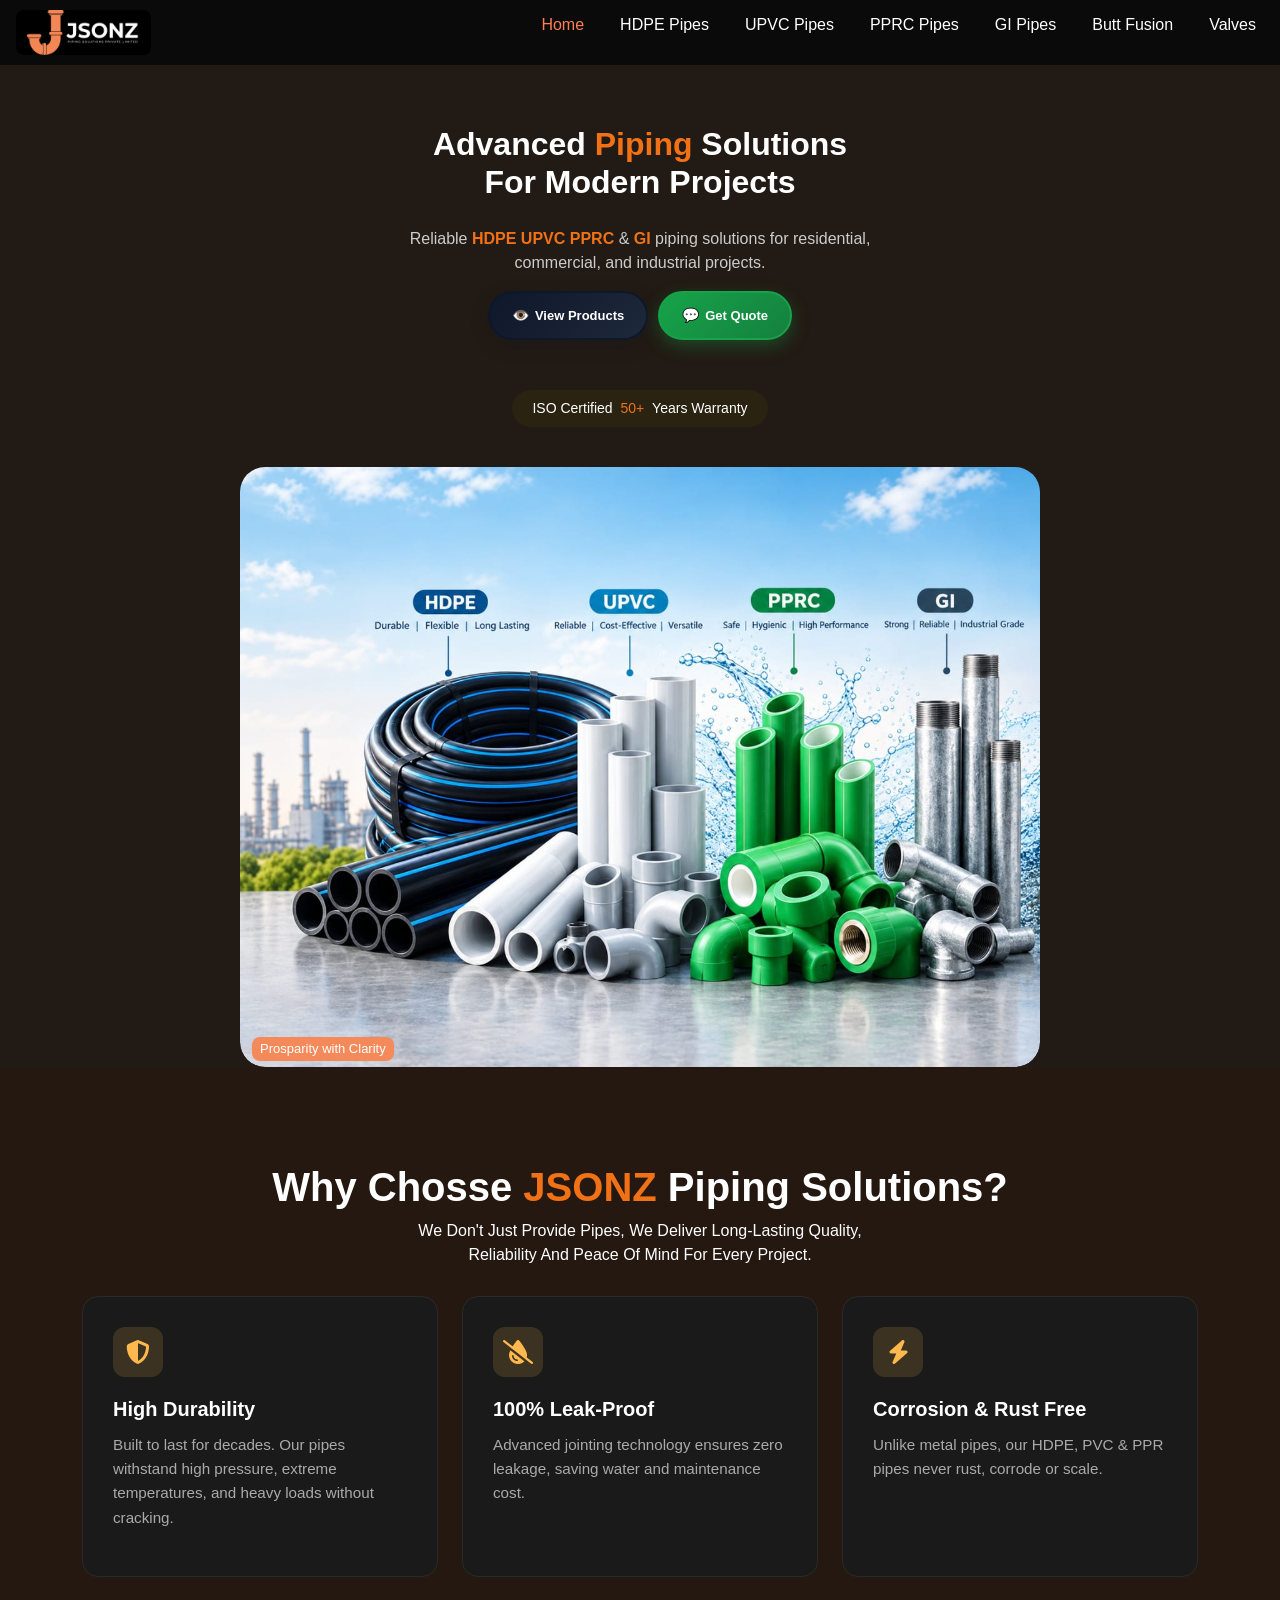
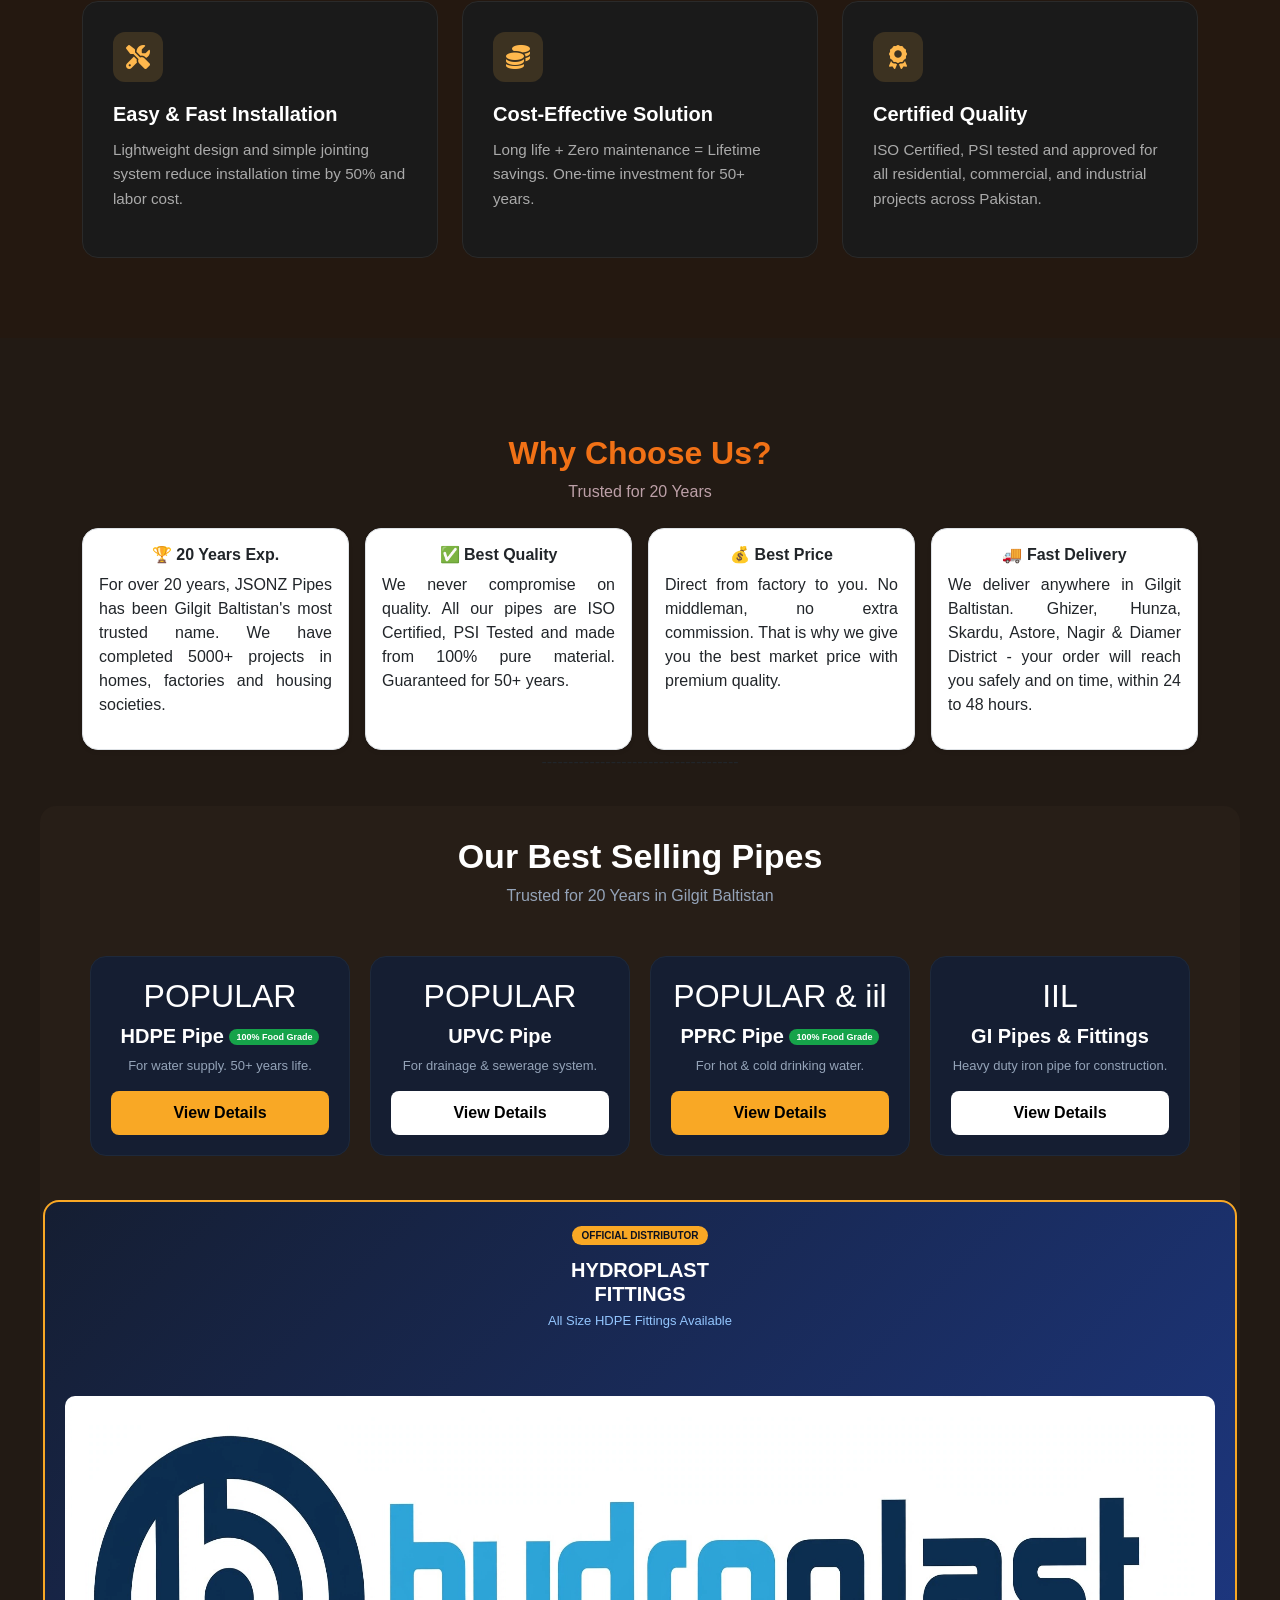
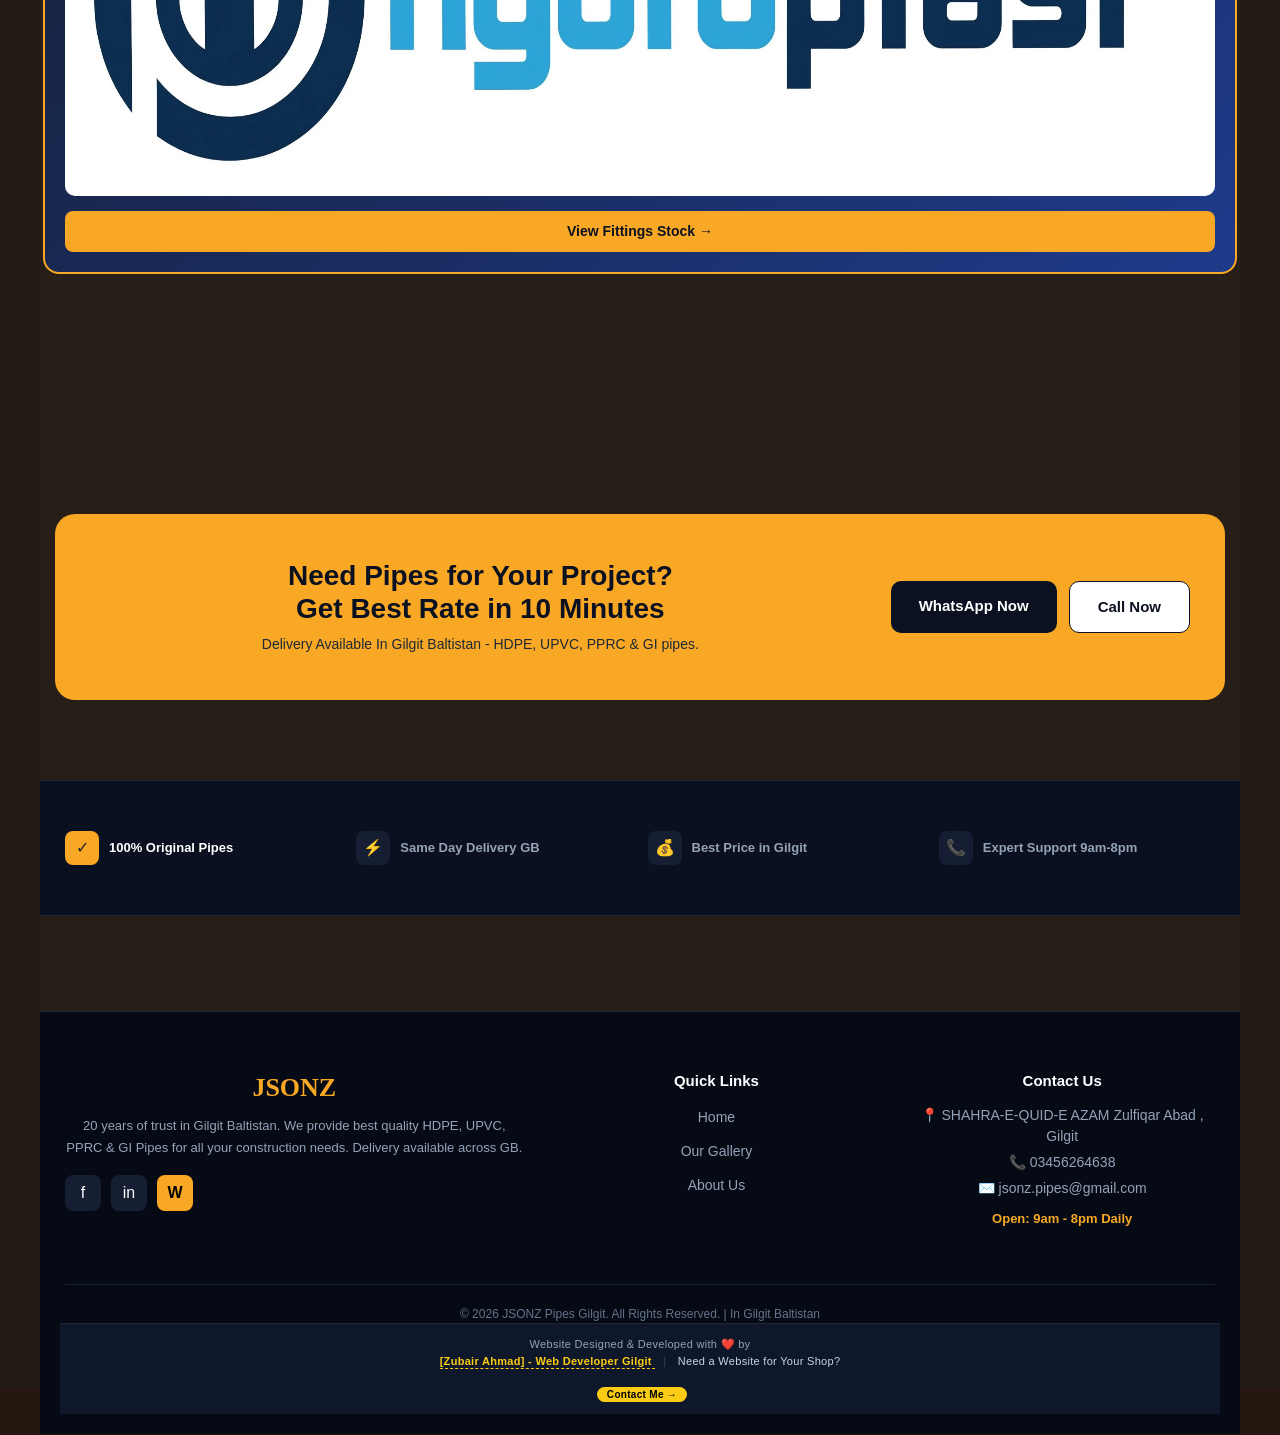
<file: index.html>
<!DOCTYPE html>
<html lang="en">
<head>
  <meta charset="UTF-8">
  <meta name="viewport" content="width=device-width, initial-scale=1.0">
  <title>JSONZ Pipes - Advanced Piping Solutions Gilgit</title>
  <link href="https://cdn.jsdelivr.net/npm/bootstrap@5.3.8/dist/css/bootstrap.min.css" rel="stylesheet">
  <link rel="stylesheet" href="https://cdnjs.cloudflare.com/ajax/libs/font-awesome/6.5.1/css/all.min.css">
  <link rel="stylesheet" href="style.css">
</head>
<body>

  <!-- NAVBAR - FIXED -->
  <nav class="navbar">
    <div class="logo">
      <img src="images/logo2.jpg" alt="JSONZ Logo">
    </div>
    <button class="menu-btn" id="menuBtn">☰</button>
    <ul class="nav-links" id="navLinks">
      <li><a href="home-page.html" class="active">Home</a></li>
      <li><a href="HDPE.html">HDPE Pipes</a></li>
      <li><a href="UPVC.html">UPVC Pipes</a></li>
      <li><a href="pprc.html">PPRC Pipes</a></li>
      <li><a href="GI-pipes.html">GI Pipes</a></li>
      <li><a href="buttfussion.html">Butt Fusion</a></li>
      <li><a href="valves.html">Valves</a></li>
    </ul>
  </nav>

  <!-- HERO SECTION -->
  <main class="main1">
    <section class="hero-section text-center mx-auto">
      <h1>Advanced <span>Piping</span> Solutions <br> For Modern Projects</h1>
      <p class="lead" id="para">Reliable <span>HDPE UPVC PPRC</span> & <span>GI</span> piping solutions for residential, <br> commercial, and industrial projects.</p>
      
      <div class="btn-group">
        <a href="products.html" class="btn-view">View Products</a>
        <a href="https://wa.me/923456264638?text=Get%20Quote%20Gilgit" class="btn-quote">Get Quote</a>
      </div>

      <div class="sassland1">ISO Certified <span> 50+ </span> Years Warranty</div>

      <div class="hero-image-box mx-auto">
        <img src="images/piping p.jpeg" alt="JSONZ Pipes" class="img-fluid">
        <span class="hero-badge">Prosparity with Clarity</span>
      </div>
    </section>
  </main>

  <!-- WHY CHOOSE JSONZ -->
  <section class="py-5" style="background-color: #241810;">
    <h1 class="my-heading text-center mt-5 "> Why Chosse <span>JSONZ</span> Piping Solutions?</h1>
   <p class="my-text text-center">We Don't Just Provide Pipes, We Deliver Long-Lasting Quality, <br>Reliability And Peace Of Mind For Every Project.</p> 

    <div class="container mt-4">
      <div class="row g-4">
        <div class="col-md-6 col-lg-4"><div class="feature-card"><div class="icon-box"><i class="fa-solid fa-shield-halved"></i></div><h3>High Durability</h3><p>Built to last for decades. Our pipes withstand high pressure, extreme temperatures, and heavy loads without cracking.</p></div></div>
        <div class="col-md-6 col-lg-4"><div class="feature-card"><div class="icon-box"><i class="fa-solid fa-droplet-slash"></i></div><h3>100% Leak-Proof</h3><p>Advanced jointing technology ensures zero leakage, saving water and maintenance cost.</p>
      </div></div>

        <div class="col-md-6 col-lg-4"><div class="feature-card"><div class="icon-box"><i class="fa-solid fa-bolt"></i></div><h3>Corrosion & Rust Free</h3><p>Unlike metal pipes, our HDPE, PVC & PPR pipes never rust, corrode or scale.</p></div></div>
  
    <div class="col-md-6 col-lg-4">
      <div class="feature-card">
        <div class="icon-box"><i class="fa-solid fa-screwdriver-wrench"></i></div>
        <h3 class="text-start">Easy & Fast Installation</h3>
        <p class="text-start">Lightweight design and simple jointing system reduce installation time by 50% and labor cost.</p>
      </div>
    </div>

    <!-- Card 5 -->
    <div class="col-md-6 col-lg-4">
      <div class="feature-card">
        <div class="icon-box"><i class="fa-solid fa-coins"></i></div>
        <h3 class="text-start">Cost-Effective Solution</h3>
        <p class="text-start">Long life + Zero maintenance = Lifetime savings. One-time investment for 50+ years.</p>
      </div>
    </div>

    <!-- Card 6 -->
    <div class="col-md-6 col-lg-4">
      <div class="feature-card">
        <div class="icon-box"><i class="fa-solid fa-award"></i></div>
        <h3 class="text-start">Certified Quality</h3>
        <p class="text-start">ISO Certified, PSI tested and approved for all residential, commercial, and industrial projects across Pakistan.</p>
      </div>
    </div>

  </div>
</div>




    


  <main class="mainn">
    <section class="my-5 text-center  rounded-pill mx-auto ">
<div class="container mt-5">
  <div class="text-center mb-4">
    <h2 class="fw-bold" style="color: #f17116;">Why Choose Us?</h2>
    <p class="text-mute" style="color: rgb(189, 160, 168);">Trusted for 20 Years</p>
  </div>
    <div class="row g-3 text-center">
    <div class="col-6 col-md-3"><div class="p-3 border rounded-4 shadow-sm bg-white h-100"><h6 style="font-weight: bold; font-family: inherit">🏆 20 Years Exp.</h6> <p style="text-align: justify; text-justify: inter-word;">For over 20 years, JSONZ Pipes has been Gilgit Baltistan's most trusted name. We have completed 5000+ projects in homes, factories and housing societies.</p></div></div>


    <div class="col-6 col-md-3"><div class="p-3 border rounded-4 shadow-sm bg-white h-100"><h6 style="font-weight: bold; font-family: inherit;">✅ Best Quality</h6> <p style="text-align: justify; text-justify: inter-word;" >We never compromise on quality. All our pipes are ISO Certified, PSI Tested and made from 100% pure material. Guaranteed for 50+ years.</p></div></div>


    <div class="col-6 col-md-3"><div class="p-3 border rounded-4 shadow-sm bg-white h-100"><h6 style="font-weight: bold; font-family: inherit;"> 💰 Best Price</h6> <p style="text-align: justify; text-justify: inter-word;" > Direct from factory to you. No middleman, no extra commission. That is why we give you the best market price with premium quality.</p></div></div>


    <div class="col-6 col-md-3" ><div class="p-3 border rounded-4 shadow-sm bg-white h-100"><h6 style="font-weight: bold; font-family: inherit;">🚚 Fast Delivery</h6> <p style="text-align: justify; text-justify: inter-word;" >  We deliver anywhere in Gilgit Baltistan. Ghizer, Hunza, Skardu, Astore, Nagir & Diamer District - your order will reach you safely and on time, within 24 to 48 hours.</p></div></div>
  </div>
</div>

</div> 
</div>
</div>

-------------------------------------


<section style="width:100%; display:block; background:#271e17; padding:30px 0px 0px 0px; clear:both; border-radius: 1em; margin-top: 2rem;">
  <div class="container" style="max-width:1200px; margin:auto; padding:0 15px;">
    <div class="text-center mb-5">
      <h2 style="font-weight:650; font-size:34px; color:#FFFFFF;">Our Best Selling Pipes</h2>
      <p style="color:#94A3B8;">Trusted for 20 Years in Gilgit Baltistan</p>
    </div>

    <div class="row g-4" style="display:flex; flex-wrap:wrap; gap:20px; justify-content:center;">
      
      <!-- 1. HDPE -->
      <div style="width:260px; background:#151E32; border:1px solid #1E293B; border-radius:16px; padding:20px; text-align:center;">
         <h2 style="color: white;">POPULAR</h2>
        <h5 style="font-weight:700; color:white;">HDPE Pipe <span style="background:#16A34A; color:white; font-size:9px; padding:3px 7px;
         border-radius:20px; vertical-align:middle;">100% Food Grade</span></h5>
        <p style="font-size:13px; color:#94A3B8;">For water supply. 50+ years life.</p>
        <a href="HDPE.html" style="background:#F9A825; padding:10px; display:block; text-decoration:none; color:black; border-radius:8px; font-weight:700; margin-top:15px;">View Details</a>
      </div>

      <!-- 2. PVC -->
      <div style="width:260px; background:#151E32; border:1px solid #1E293B; border-radius:16px; padding:20px; text-align:center;">
        <H2 style="color: white;">POPULAR</H2>
        <h5 style="font-weight:700; color:white;">UPVC Pipe</h5>
        <p style="font-size:13px; color:#94A3B8;">For drainage & sewerage system.</p>
        <a href="UPVC.html" style="background:#FFFFFF; padding:10px; display:block; text-decoration:none; color:black; border-radius:8px; font-weight:700; margin-top:15px;">View Details</a>
      </div>

      <!-- 3. PPR -->
      <div style="width:260px; background:#151E32; border:1px solid #1E293B; border-radius:16px; padding:20px; text-align:center;">
        <h2 style="color: white;">POPULAR & iil</h2>
        <h5 style="font-weight:700; color:white;">PPRC Pipe <span style="background:#16A34A; color:white; font-size:9px; padding:3px 7px; border-radius:20px; vertical-align:middle;">100% Food Grade</span></h5>
        <p style="font-size:13px; color:#94A3B8;">For hot & cold drinking water.</p>
        <a href="pprc.html" style="background:#F9A825; padding:10px; display:block; text-decoration:none; color:black; border-radius:8px; font-weight:700; margin-top:15px;">View Details</a>
      </div>

      <!-- 4. GI -->
      <div style="width:260px; background:#151E32; border:1px solid #1E293B; border-radius:16px; padding:20px; text-align:center;">
        <h2 style="color: white;">IIL</h2>
        <h5 style="font-weight:700; color:white;"> GI Pipes & Fittings</h5>
        <p style="font-size:13px; color:#94A3B8;"> Heavy duty iron pipe for construction. <br> </p>
        <a href="GI-pipes.html" style="background:#FFFFFF; padding:10px; display:block; text-decoration:none; color:black; border-radius:8px; font-weight:700; margin-top:15px;">View Details</a>
        </div>

        <!-- ===== 5th Card - Hydroplast Distributor ===== -->
<div style="background:linear-gradient(135deg, #151E32, #1E3A8A); border:2px solid #F9A825; border-radius:16px; padding:20px; min-width:250px; flex:1;">
  <span style="background:#F9A825; color:#0B1120; padding:4px 10px; border-radius:20px; font-size:10px; font-weight:900;">OFFICIAL DISTRIBUTOR</span>
  <h3 style="color:white; margin:12px 0 5px 0; font-weight:900; font-size:20px;">HYDROPLAST<br>FITTINGS</h3>
  <p style="color:#93C5FD; font-size:13px; margin:0 0 15px 0;">All Size HDPE Fittings Available</p>
  
  <img src="images/hydroplast logo.jpg" style="width:100%; border-radius:10px; margin-bottom:15px;">

  <a href="hydroplast.html" style="background:#F9A825; color:#0B1120; padding:10px 20px; border-radius:8px; text-decoration:none; font-weight:900; font-size:14px; display:block; text-align:center;">
    View Fittings Stock →
  </a>
</div>
      </div>

    </div>
  </div>


<section style="background:#F9A825; padding:45px 20px; margin:15rem 15px 0 15px; border-radius:20px;">
  <div style="max-width:1100px; margin:auto; display:flex; flex-wrap:wrap; align-items:center; justify-content:space-between; gap:20px;">
    
    <div style="flex:1; min-width:280px;">
      <h2 style="font-weight:900; font-size:28px; color:#0B1120; margin:0 0 8px 0; line-height:1.2;">
        Need Pipes for Your Project?<br>Get Best Rate in 10 Minutes
      </h2>
      <p style="color:#1F2937; font-size:14px; margin:0; font-weight:500;">
      Delivery Available In Gilgit Baltistan - HDPE, UPVC, PPRC & GI pipes.
      </p>
    </div>

    <div style="display:flex; gap:12px; flex-wrap:wrap;">
      <a href="https://wa.me/923456264638" target="_blank" style="background:#0B1120; color:white; padding:14px 28px; border-radius:10px; text-decoration:none; font-weight:700; font-size:15px; display:inline-block;">
        WhatsApp Now
      </a>
      <a href="tel:+923456264638" style="background:white; color:#0B1120; padding:14px 28px; border-radius:10px; text-decoration:none; font-weight:700; font-size:15px; display:inline-block; border:1px solid #0B1120;">
        Call Now
      </a>
    </div>

  </div>
</section>









<!-- ======= JSONZ Mini Trust Strip - Small & Unique ======= -->
<section style="background:#0a101f; border-top:1px solid #1e293b; border-bottom:1px solid #1e293b; padding:50px 20px; margin-top:5rem;">
  <div style="max-width:1150px; margin:auto; display:flex; flex-wrap:wrap; justify-content:space-between; gap:15px; align-items:center;">

    <div style="display:flex; align-items:center; gap:10px; flex:1; min-width:160px;">
      <span style="background:#F9A825; width:34px; height:34px; border-radius:8px; display:flex; align-items:center; justify-content:center; font-size:16px;">✓</span>
      <span style="color:white; font-size:13px; font-weight:600;">100% Original Pipes</span>
    </div>

    <div style="display:flex; align-items:center; gap:10px; flex:1; min-width:160px;">
      <span style="background:#151E32; width:34px; height:34px; border-radius:8px; display:flex; align-items:center; justify-content:center; font-size:16px; color:#F9A825;">⚡</span>
      <span style="color:#94A3B8; font-size:13px; font-weight:600;">Same Day Delivery GB</span>
    </div>

    <div style="display:flex; align-items:center; gap:10px; flex:1; min-width:160px;">
      <span style="background:#151E32; width:34px; height:34px; border-radius:8px; display:flex; align-items:center; justify-content:center; font-size:16px; color:#F9A825;">💰</span>
      <span style="color:#94A3B8; font-size:13px; font-weight:600;">Best Price in Gilgit</span>
    </div>

    <div style="display:flex; align-items:center; gap:10px; flex:1; min-width:160px;">
      <span style="background:#151E32; width:34px; height:34px; border-radius:8px; display:flex; align-items:center; justify-content:center; font-size:16px; color:#F9A825;">📞</span>
      <span style="color:#94A3B8; font-size:13px; font-weight:600;">Expert Support 9am-8pm</span>
    </div>

  </div>
</section>

  

 <!-- ======= JSONZ FOOTER - Final ======= --> 
<footer style="background:#060A14; padding:60px 20px 20px 20px; border-top:1px solid #1E293B; margin-top: 0px;">

  <div style="max-width:1150px; margin:auto; display:flex; flex-wrap:wrap; gap:40px; justify-content:space-between;">
    
    <!-- 1. Logo & About -->
    <div style="flex:1.5; min-width:280px;">
      <h2 style="color:white; font-weight:700; font-size:26px; margin:0;"><span style="color:#F9A825; font-family: serif;">JSONZ</span></h2>
      <p style="color:#94A3B8; font-size:13px; margin-top:12px; line-height:1.7;">
        20 years of trust in Gilgit Baltistan. We provide best quality HDPE, UPVC, PPRC & GI Pipes for all your construction needs. Delivery available across GB.
      </p>
      <div style="margin-top:15px; display:flex; gap:10px;">
        <a href="#" style="width:36px; height:36px; background:#151E32; border-radius:8px; display:flex; align-items:center; justify-content:center; color:white; text-decoration:none;">f</a>
        <a href="#" style="width:36px; height:36px; background:#151E32; border-radius:8px; display:flex; align-items:center; justify-content:center; color:white; text-decoration:none;">in</a>
        <a href="https://wa.me/923456264638" style="width:36px; height:36px; background:#F9A825; border-radius:8px; display:flex; align-items:center; justify-content:center; color:black; text-decoration:none; font-weight:bold;">W</a>
      </div>
    </div>

    <!-- 2. Quick Links -->
    <div style="flex:1; min-width:150px;">
      <h4 style="color:white; font-weight:700; font-size:15px; margin-bottom:15px;">Quick Links</h4>
      <ul style="list-style:none; padding:0; margin:0;">
        <li style="margin-bottom:10px;"><a href="home-page.html" style="color:#94A3B8; text-decoration:none; font-size:14px;">Home</a></li>

        <li style="margin-bottom:10px;"><a href="ourgellery.html" style="color:#94A3B8; text-decoration:none; font-size:14px;">Our Gallery</a></li>
        <li style="margin-bottom:10px;"><a href="aboutus.html" style="color:#94A3B8; text-decoration:none; font-size:14px;">About Us</a></li>
      </ul>
    </div>

    <!-- 3. Contact -->
    <div style="flex:1; min-width:200px;">
      <h4 style="color:white; font-weight:700; font-size:15px; margin-bottom:15px;">Contact Us</h4>
      <p style="color:#94A3B8; font-size:14px; margin:5px 0;">📍 SHAHRA-E-QUID-E AZAM Zulfiqar Abad , Gilgit</p>
      <p style="color:#94A3B8; font-size:14px; margin:5px 0;">📞 03456264638</p>
      <p style="color:#94A3B8; font-size:14px; margin:5px 0;">✉️ jsonz.pipes@gmail.com</p>
      <p style="color:#F9A825; font-size:13px; margin-top:10px; font-weight:600;">Open: 9am - 8pm Daily</p>
    </div>

  </div>

  <!-- Bottom Copyright -->
  <div style="max-width:1150px; margin:40px auto 0 auto; padding-top:20px; border-top:1px solid #151E32; text-align:center;">
    <p style="color:#64748B; font-size:12px; margin:0;">© 2026 JSONZ Pipes Gilgit. All Rights Reserved. | In Gilgit Baltistan</p>
  </div>
  <!-- DEVELOPER CREDIT - PROFESSIONAL & SMALL - J SONS TRADERS -->
<div style="background:#0f172a; border-top:1px solid #1e293b; padding:12px 20px; text-align:center; font-family:Inter,sans-serif;">
  
  <p style="font-size:11px; color:#94a3b8; margin:0; letter-spacing:0.3px;">
    Website Designed & Developed with ❤️ by 
    <a href="https://wa.me/923554397996" target="_blank" style="color:#facc15; font-weight:800; text-decoration:none; border-bottom:1px dashed #facc15; padding-bottom:1px;">
     <br> [Zubair Ahmad] - Web Developer Gilgit
    </a>
    <span style="margin:0 8px; color:#334155;">|</span>
    <span style="color:#cbd5e1;">Need a Website for Your Shop? 
      <br><br>
      <a href="https://wa.me/923554397996?text=Hellow%20Brother%20i%20need%20a%20%20responsive%20website%20%20" target="_blank" style="background:#facc15; color:black; padding:2px 10px; border-radius:20px; font-size:10px; font-weight:900; text-decoration:none; margin-left:4px;">
      Contact Me →
      </a>
    </span>
  </p>

</div>
</footer>
 </section>




  <script src="script.js"></script>
</body>
</html>
</file>
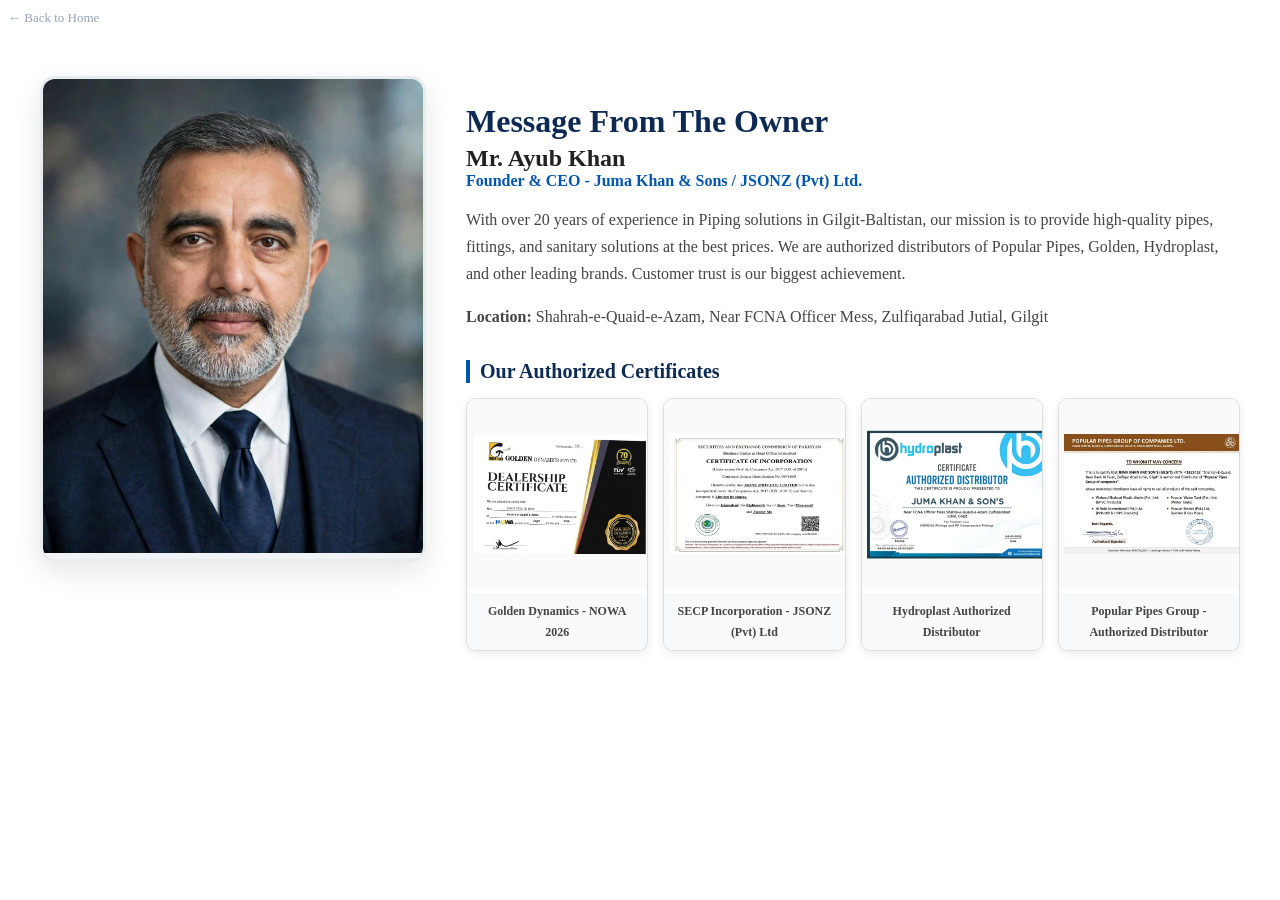
<file: aboutus.html>
<!DOCTYPE html>
<html lang="en">
<head>
    <meta charset="UTF-8">
    <meta name="viewport" content="width=device-width, initial-scale=1.0">
    <title>Document</title>
    <style>
.owner-section{
  padding: 50px 20px;
  background: #ffffff;
}
.owner-container{
  max-width: 1200px;
  margin: auto;
  display: flex;
  gap: 40px;
  align-items: flex-start;
  flex-wrap: wrap;
}
/* YE SAB SE IMPORTANT FIX HAI - Zoom Khatam */
.owner-img-box{
  flex: 0 0 380px;
  width: 380px;
  height: 480px; /* Fix height */
  background: #f0f2f5;
  border-radius: 15px;
  overflow: hidden;
  border: 3px solid #e9ecef;
  box-shadow: 0 10px 30px rgba(0,0,0,0.1);
}
.owner-img-box img{
  width: 100% !important;
  height: 100% !important;
  object-fit: contain !important; /* Pora banda nazar ayega, zoom nahi hoga */
  object-position: top center !important;
  background: #f0f2f5;
  display: block;
}
.owner-details{
  flex: 1;
  min-width: 300px;
}
.owner-details h2{
  font-size: 32px;
  margin-bottom: 5px;
  color: #0d2a54;
}
.owner-details h3{
  font-size: 24px;
  color: #222;
  margin: 0;
}
.owner-details span{
  display: block;
  color: #0056b3;
  font-weight: 600;
  margin-bottom: 15px;
}
.owner-details p{
  line-height: 1.7;
  color: #444;
  font-size: 16px;
}

/* Certificates */
.cert-section{
  margin-top: 30px;
}
.cert-section h4{
  font-size: 20px;
  margin-bottom: 15px;
  color: #0d2a54;
  border-left: 4px solid #0056b3;
  padding-left: 10px;
}
.cert-grid{
  display: grid;
  grid-template-columns: repeat(auto-fit, minmax(160px, 1fr));
  gap: 15px;
}
.cert-box{
  background: #fff;
  border: 1px solid #ddd;
  border-radius: 10px;
  overflow: hidden;
  text-align: center;
  box-shadow: 0 3px 10px rgba(0,0,0,0.08);
  transition: 0.3s;
}
.cert-box:hover{
  transform: translateY(-5px);
}
.cert-box img{
  width: 100%;
  height: 180px;
  object-fit: contain; /* Certificate pora nazar ayega */
  background: #fafafa;
  padding: 5px;
}
.cert-box p{
  font-size: 12px;
  font-weight: 600;
  padding: 8px;
  background: #f8f9fa;
  margin: 0;
}

@media(max-width: 768px){
  .owner-container{ flex-direction: column; }
  .owner-img-box{ width: 100%; height: 450px; flex: auto; }
}
</style><style>
.owner-section{
  padding: 50px 20px;
  background: #ffffff;
}
.owner-container{
  max-width: 1200px;
  margin: auto;
  display: flex;
  gap: 40px;
  align-items: flex-start;
  flex-wrap: wrap;
}

.owner-img-box{
  flex: 0 0 380px;
  width: 380px;
  height: 480px; 
  background: #f0f2f5;
  border-radius: 15px;
  overflow: hidden;
  border: 3px solid #e9ecef;
  box-shadow: 0 10px 30px rgba(0,0,0,0.1);
}
.owner-img-box img{
  width: 100% !important;
  height: 100% !important;
  object-fit: contain !important; 
  object-position: top center !important;
  background: #f0f2f5;
  display: block;
}
.owner-details{
  flex: 1;
  min-width: 300px;
}
.owner-details h2{
  font-size: 32px;
  margin-bottom: 5px;
  color: #0d2a54;
}
.owner-details h3{
  font-size: 24px;
  color: #222;
  margin: 0;
}
.owner-details span{
  display: block;
  color: #0056b3;
  font-weight: 600;
  margin-bottom: 15px;
}
.owner-details p{
  line-height: 1.7;
  color: #444;
  font-size: 16px;
}

/* Certificates */
.cert-section{
  margin-top: 30px;
}
.cert-section h4{
  font-size: 20px;
  margin-bottom: 15px;
  color: #0d2a54;
  border-left: 4px solid #0056b3;
  padding-left: 10px;
}
.cert-grid{
  display: grid;
  grid-template-columns: repeat(auto-fit, minmax(160px, 1fr));
  gap: 15px;
}
.cert-box{
  background: #fff;
  border: 1px solid #ddd;
  border-radius: 10px;
  overflow: hidden;
  text-align: center;
  box-shadow: 0 3px 10px rgba(0,0,0,0.08);
  transition: 0.3s;
}
.cert-box:hover{
  transform: translateY(-5px);
}
.cert-box img{
  width: 100%;
  height: 180px;
  object-fit: contain; /* Certificate pora nazar ayega */
  background: #fafafa;
  padding: 5px;
}
.cert-box p{
  font-size: 12px;
  font-weight: 600;
  padding: 8px;
  background: #f8f9fa;
  margin: 0;
}

@media(max-width: 768px){
  .owner-container{ flex-direction: column; }
  .owner-img-box{ width: 100%; height: 450px; flex: auto; }
}
</style>


</head>




<body>
     <a href="index.html" style="color:#94A3B8; text-decoration:none; font-size:13px;">← Back to Home</a>

<section class="owner-section">
  <div class="owner-container">
    
   
    <div class="owner-img-box">
      <img src="images/bossayubkhan.jpg" alt="Owner - Juma Khan & Sons">
    </div>

    <!-- RIGHT - Owner Details (Pehle wala text same) -->
    <div class="owner-details">
      <h2>Message From The Owner</h2>
      <h3>Mr. Ayub Khan</h3>
      <span>Founder & CEO - Juma Khan & Sons / JSONZ (Pvt) Ltd.</span>
      <p>
        With over 20 years of experience in Piping solutions in Gilgit-Baltistan, 
        our mission is to provide high-quality pipes, fittings, and sanitary solutions at the best prices. 
        We are authorized distributors of Popular Pipes, Golden, Hydroplast, and other leading brands.
        Customer trust is our biggest achievement.
      </p>
      <p><strong>Location:</strong> Shahrah-e-Quaid-e-Azam, Near FCNA Officer Mess, Zulfiqarabad Jutial, Gilgit</p>
      
      <!-- Certificates Grid -->
      <div class="cert-section">
        <h4>Our Authorized Certificates</h4>
        <div class="cert-grid">
          <div class="cert-box"><img src="images/certificate golden.jpeg" alt="Golden Dynamics Dealership 2026"><p>Golden Dynamics - NOWA 2026</p></div>
          <div class="cert-box"><img src="images/certificate0.jpeg" alt="SECP Certificate JSONZ Pvt Ltd"><p>SECP Incorporation - JSONZ (Pvt) Ltd</p></div>
          <div class="cert-box"><img src="images/certificate4.jpeg" alt="Hydroplast Authorized Distributor"><p>Hydroplast Authorized Distributor</p></div>
          <div class="cert-box"><img src="images/certificate popular.jpeg"Popular Pipes Group Authorized"><p>Popular Pipes Group - Authorized Distributor</p></div>
        </div>
      </div>
    </div>

  </div>
</section>

</html>
</file>
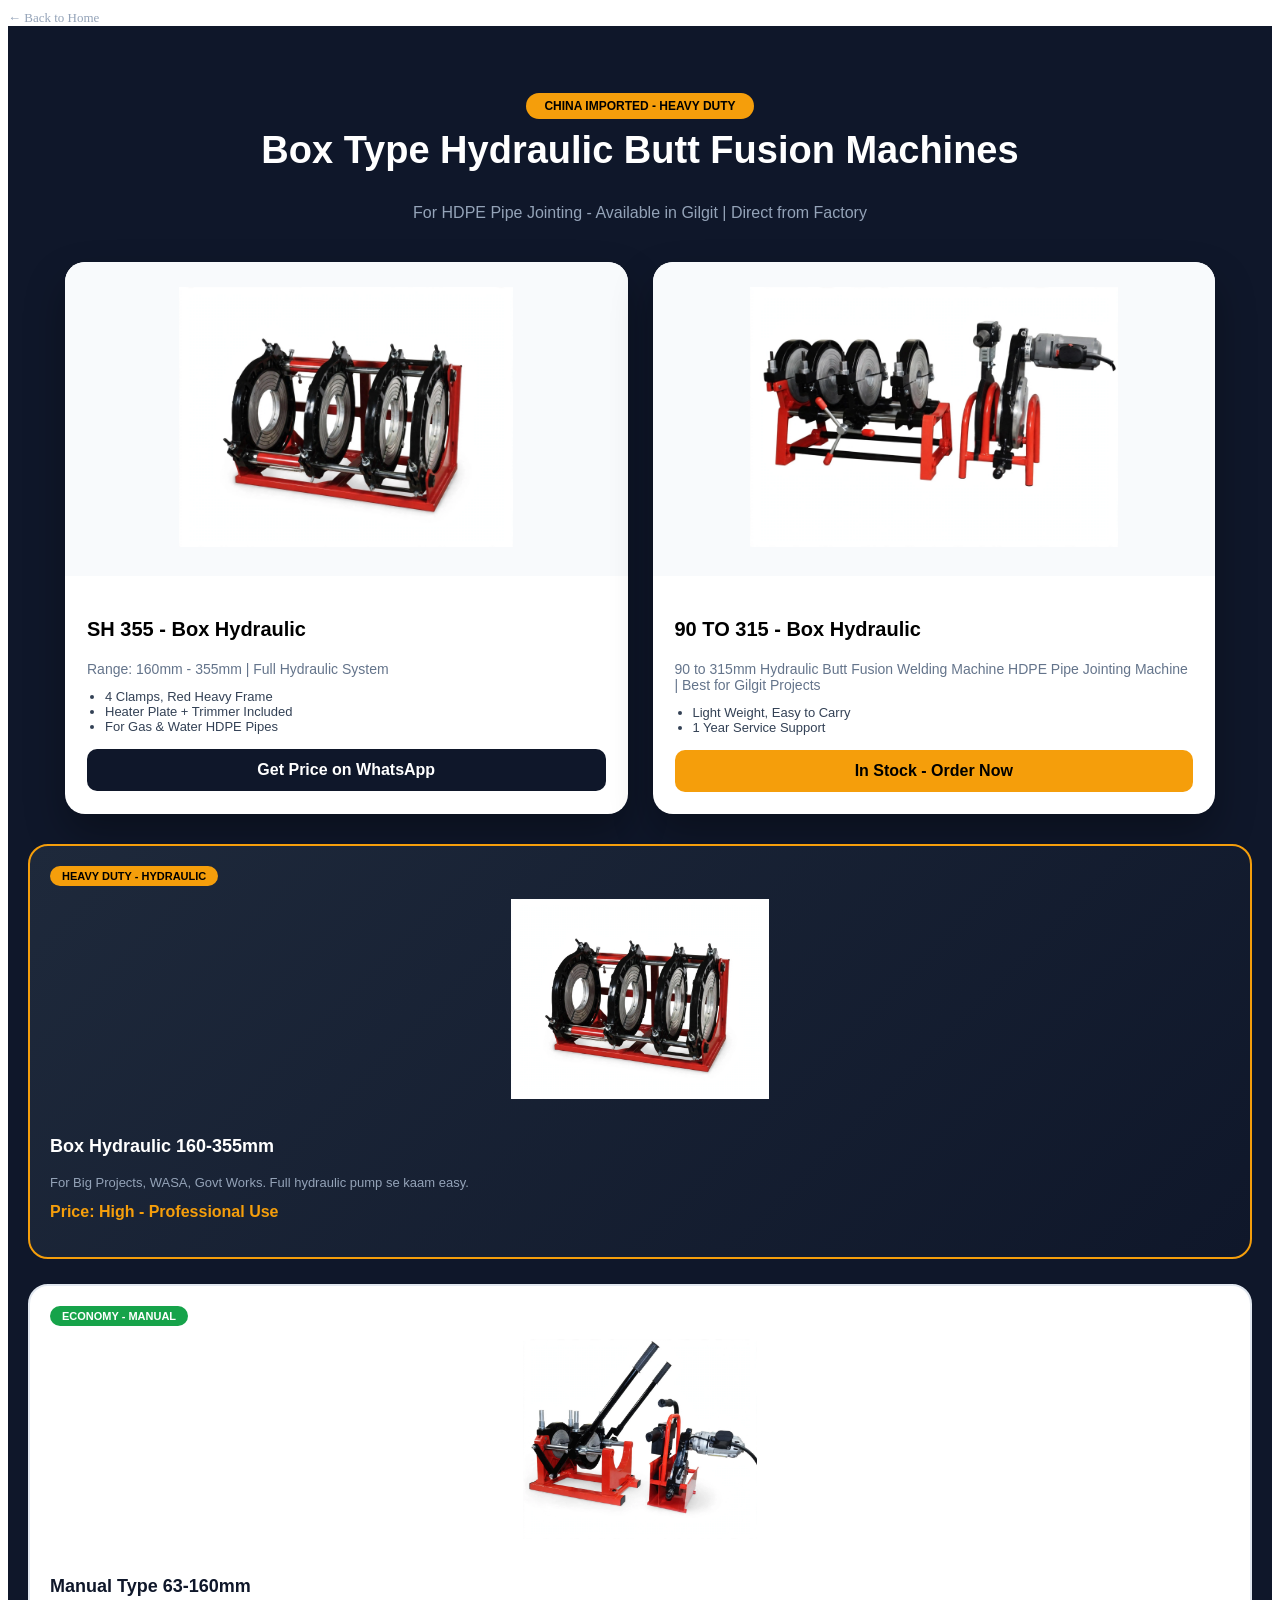
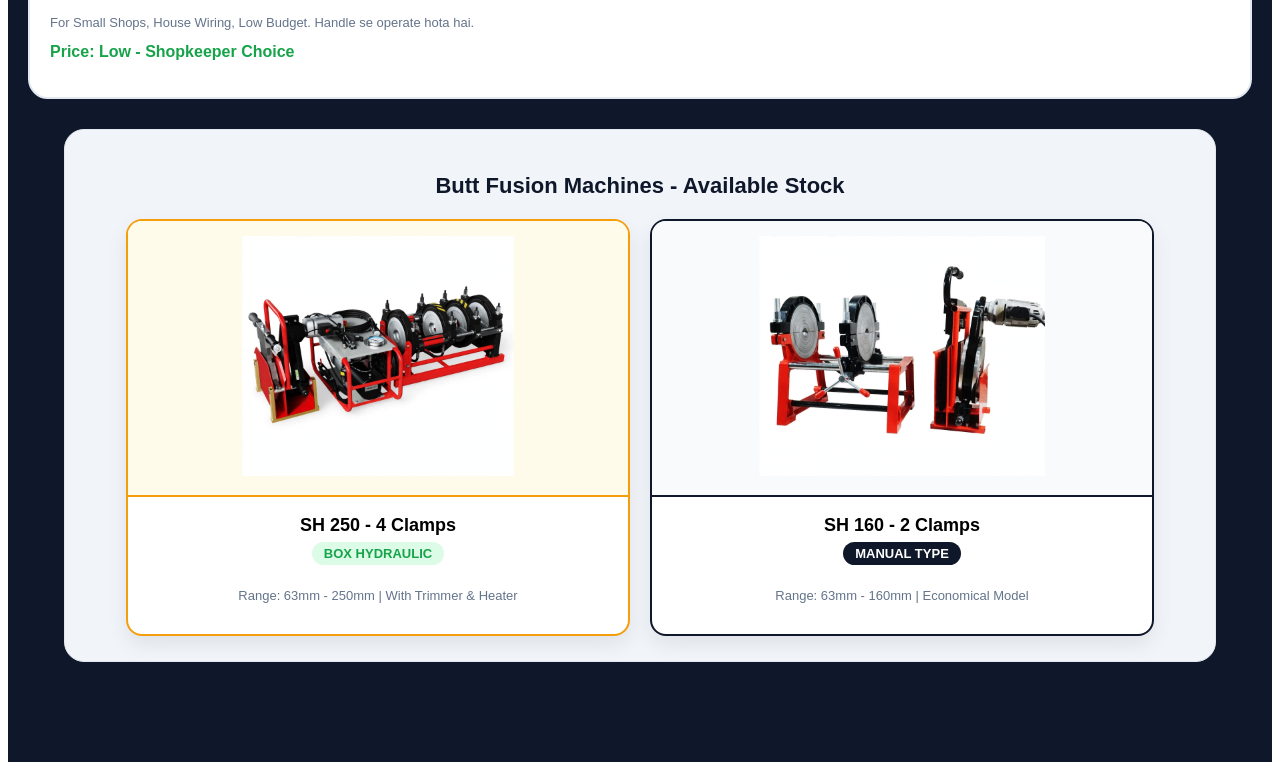
<file: buttfussion.html>
<!DOCTYPE html>
<html lang="en">
<head>
    <meta charset="UTF-8">
    <meta name="viewport" content="width=device-width, initial-scale=1.0">
    <title>Document</title>
</head>
<body>
    <!-- HYDRAULIC BUTT FUSION MACHINES - PREMIUM SECTION -->
            <a href="index.html" style="color:#94A3B8; text-decoration:none; font-size:13px;">← Back to Home</a>
<section id="butt-fusion" style="padding:70px 20px; background:#0f172a; font-family: Inter, sans-serif;">
  <div style="max-width:1150px; margin:0 auto;">
    
    <div style="text-align:center; margin-bottom:40px;">
      <span style="background:#f59e0b; color:black; padding:6px 18px; border-radius:20px; font-weight:800; font-size:12px;">CHINA IMPORTED - HEAVY DUTY</span>
      <h2 style="color:white; font-size:38px; font-weight:900; margin-top:15px;">Box Type Hydraulic Butt Fusion Machines</h2>
      <p style="color:#94a3b8; margin-top:10px;">For HDPE Pipe Jointing - Available in Gilgit | Direct from Factory</p>
    </div>

    <!-- Machine Grid -->
    <div style="display:grid; grid-template-columns: repeat(auto-fit, minmax(320px, 1fr)); gap:25px;">

      <!-- Machine 1 - Jo pic aap ne bheji -->
      <div style="background:white; border-radius:20px; overflow:hidden; box-shadow:0 20px 40px rgba(0,0,0,0.3);">
        <div style="background:#f8fafc; padding:25px; text-align:center;">
          <img src="images/buttfussion.jpg" alt="Hydraulic Butt Fusion" style="width:100%; height:260px; object-fit:contain;">
        </div>
        <div style="padding:22px;">
          <h3 style="font-size:20px; font-weight:800;">SH 355 - Box Hydraulic</h3>
          <p style="color:#64748b; font-size:14px; margin:8px 0;">Range: 160mm - 355mm | Full Hydraulic System</p>
          <ul style="font-size:13px; color:#334155; padding-left:18px; margin:12px 0;">
            <li>4 Clamps, Red Heavy Frame</li>
            <li>Heater Plate + Trimmer Included</li>
            <li>For Gas & Water HDPE Pipes</li>
          </ul>
          <a href="https://wa.me/923456264638?text=Price%20for%20Box%20Hydraulic%20355%20Machine" style="display:block; background:#0f172a; color:white; text-align:center; padding:12px; border-radius:10px; text-decoration:none; font-weight:700; margin-top:15px;">Get Price on WhatsApp</a>
        </div>
      </div>

      <!-- Machine 2 - Example -->
      <div style="background:white; border-radius:20px; overflow:hidden; box-shadow:0 20px 40px rgba(0,0,0,0.3);">
        <div style="background:#f8fafc; padding:25px; text-align:center;">
          <img src="images/buttfussion3.jpg" style="width:100%; height:260px; object-fit:contain;">
        </div>
        <div style="padding:22px;">
          <h3 style="font-size:20px; font-weight:800;">90 TO 315 - Box Hydraulic</h3>
          <p style="color:#64748b; font-size:14px; margin:8px 0;">90 to 315mm Hydraulic Butt Fusion Welding Machine HDPE Pipe Jointing Machine
| Best for Gilgit Projects</p>
          <ul style="font-size:13px; color:#334155; padding-left:18px; margin:12px 0;">
            <li>Light Weight, Easy to Carry</li>
            <!-- <li>Hydraulic Pressure Pump</li> -->
            <li>1 Year Service Support</li>
          </ul>
          <a href="#" style="display:block; background:#f59e0b; color:black; text-align:center; padding:12px; border-radius:10px; text-decoration:none; font-weight:700; margin-top:15px;">In Stock - Order Now</a>
        </div>
      </div>

    </div>
  </div>

<!-- MANUAL vs HYDRAULIC COMPARISON -->
<div style="margin-top:30px; display:grid; grid-template-columns: 1fr ; gap:25px;">

  <!-- Box Hydraulic - Premium -->
  <div style="background:linear-gradient(135deg, #1e293b, #0f172a); border:2px solid #f59e0b; border-radius:20px; padding:20px; color:white;">
    <span style="background:#f59e0b; color:black; padding:4px 12px; border-radius:20px; font-size:11px; font-weight:800;">HEAVY DUTY - HYDRAULIC</span>
    <img src="images/buttfussion.jpg" style="width:100%; height:200px; object-fit:contain; margin:15px 0;">
    <h3 style="font-size:18px; font-weight:800;">Box Hydraulic 160-355mm</h3>
    <p style="font-size:13px; color:#94a3b8; margin-top:5px;">For Big Projects, WASA, Govt Works. Full hydraulic pump se kaam easy.</p>
    <p style="margin-top:10px; font-weight:800; color:#f59e0b;">Price: High - Professional Use</p>
  </div>

  <!-- Manual Type - Economical -->
  <div style="background:white; border:2px solid #e2e8f0; border-radius:20px; padding:20px;">
    <span style="background:#16a34a; color:white; padding:4px 12px; border-radius:20px; font-size:11px; font-weight:800;">ECONOMY - MANUAL</span>
    <img src="images/buttfussion2.jpg" style="width:100%; height:200px; object-fit:contain; margin:15px 0;">
    <h3 style="font-size:18px; font-weight:800; color:#0f172a;">Manual Type 63-160mm</h3>
    <p style="font-size:13px; color:#64748b; margin-top:5px;">For Small Shops, House Wiring, Low Budget. Handle se operate hota hai.</p>
    <p style="margin-top:10px; font-weight:800; color:#16a34a;">Price: Low - Shopkeeper Choice</p>
  </div>

</div>
<!-- 2 MACHINES IN ONE DIV - WITH SEPARATE BORDERS -->
<div style="max-width:1100px; margin:30px auto; padding:25px; background:#f1f5f9; border-radius:20px; border:1px solid #e2e8f0;">
  
  <h2 style="text-align:center; font-weight:900; font-size:22px; color:#0f172a; margin-bottom:20px;">Butt Fusion Machines - Available Stock</h2>

  <div style="display:flex; flex-wrap:wrap; gap:20px; justify-content:center;">

    <!-- BOX 1 - 4 Clamp Machine -->
    <div style="flex:1; min-width:320px; max-width:500px; background:white; border:2px solid #f59e0b; border-radius:16px; overflow:hidden; box-shadow:0 8px 20px rgba(0,0,0,0.08);">
      <div style="background:#fffbeb; padding:15px; text-align:center; border-bottom:2px solid #f59e0b;">
        <img src="images/buttfussion4.jpg" alt="4 Clamp Machine" style="width:100%; height:240px; object-fit:contain;">
      </div>
      <div style="padding:18px; text-align:center;">
        <h3 style="font-weight:800; font-size:18px; margin:0;">SH 250 - 4 Clamps</h3>
        <p style="color:#16a34a; font-weight:700; font-size:13px; margin-top:6px; background:#dcfce7; display:inline-block; padding:4px 12px; border-radius:20px;">BOX HYDRAULIC</p>
        <p style="font-size:13px; color:#64748b; margin-top:10px;">Range: 63mm - 250mm | With Trimmer & Heater</p>
      </div>
    </div>

    <!-- BOX 2 - 2 Clamp Machine -->
    <div style="flex:1; min-width:320px; max-width:500px; background:white; border:2px solid #0f172a; border-radius:16px; overflow:hidden; box-shadow:0 8px 20px rgba(0,0,0,0.08);">
      <div style="background:#f8fafc; padding:15px; text-align:center; border-bottom:2px solid #0f172a;">
        <img src="images/buttfussion5.jpg" alt="2 Clamp Machine" style="width:100%; height:240px; object-fit:contain;">
      </div>
      <div style="padding:18px; text-align:center;">
        <h3 style="font-weight:800; font-size:18px; margin:0;">SH 160 - 2 Clamps</h3>
        <p style="color:white; font-weight:700; font-size:13px; margin-top:6px; background:#0f172a; display:inline-block; padding:4px 12px; border-radius:20px;">MANUAL TYPE</p>
        <p style="font-size:13px; color:#64748b; margin-top:10px;">Range: 63mm - 160mm | Economical Model</p>
      </div>
    </div>

  </div>
</div>
    
</body>
</html>
</file>
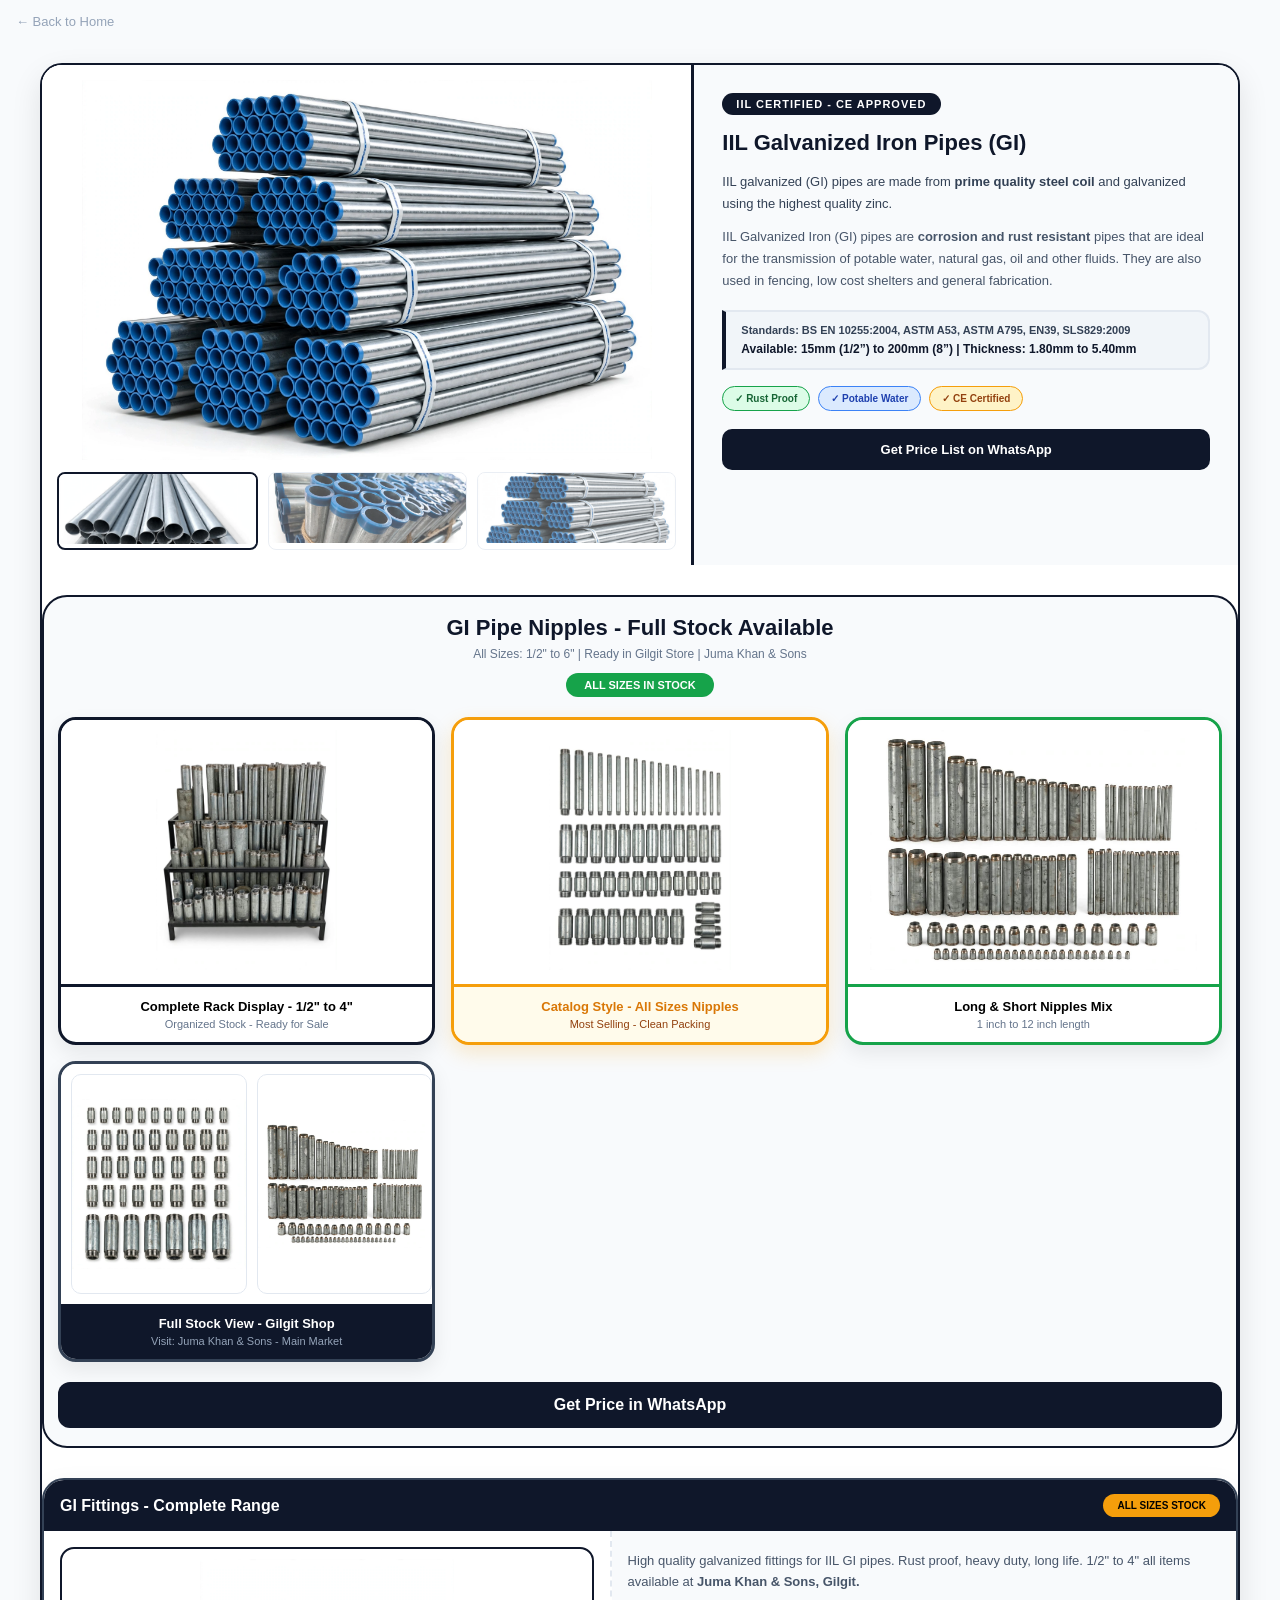
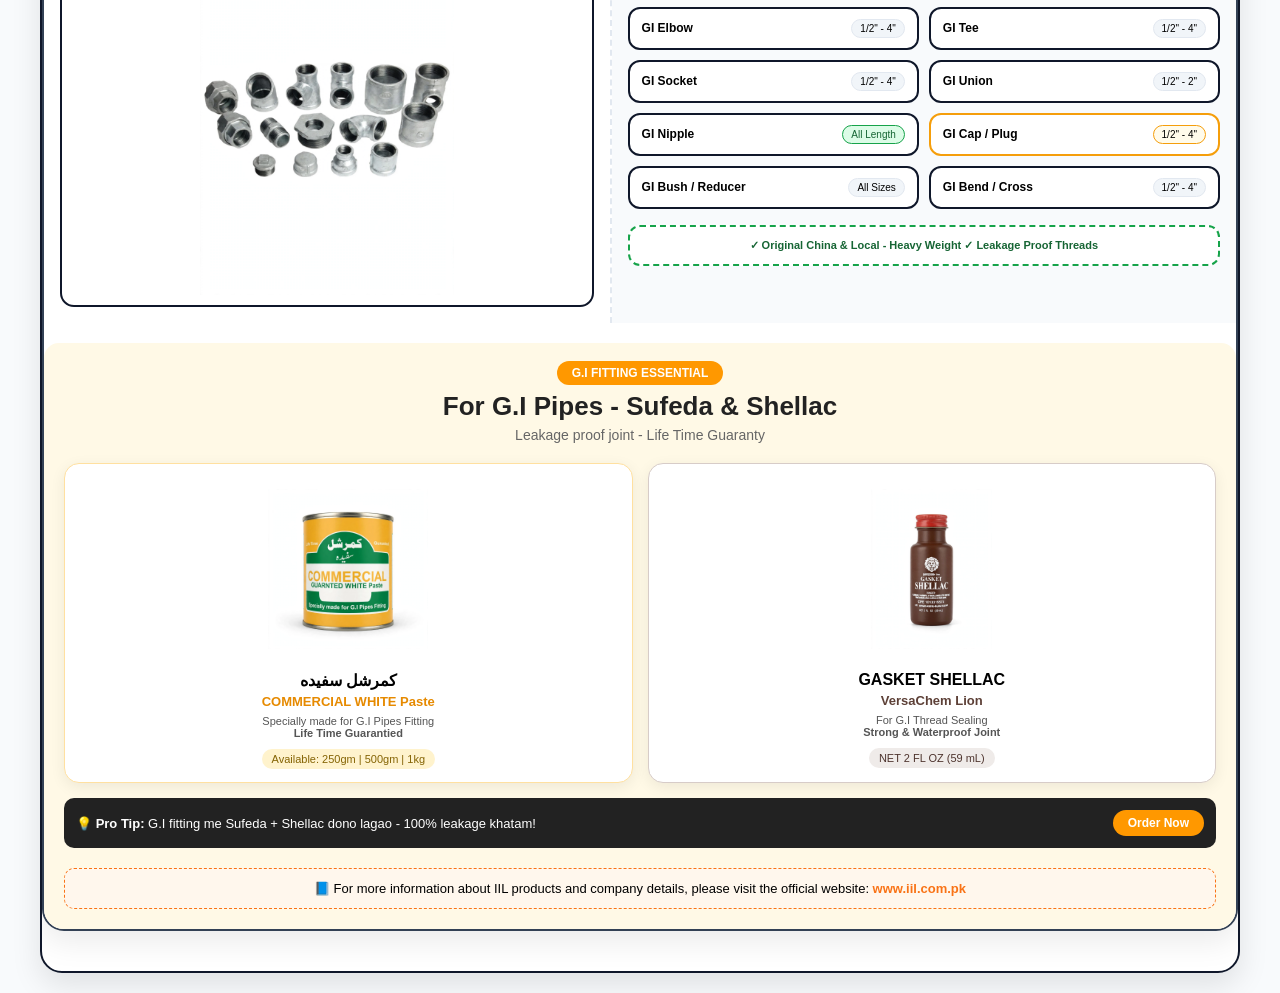
<file: GI-pipes.html>
<!DOCTYPE html>
<html lang="en">
<head>
    <meta charset="UTF-8">
    <meta name="viewport" content="width=device-width, initial-scale=1.0">
    <title>IIL GI Pipes - Juma Khan & Sons Gilgit</title>
    <style>
        *{box-sizing:border-box; margin:0; padding:0;}
        body{font-family:Inter, sans-serif; background:#f8fafc; overflow-x:hidden;}

        /* MOBILE MASTER FIX */
        @media (max-width: 768px){
          .resp-section{
            width: 95% !important;
            max-width: 100% !important;
            margin: 16px auto !important;
            border-radius: 16px !important;
          }
          .resp-grid{
            grid-template-columns: 1fr !important;
          }
          .resp-grid > div{
            width: 100% !important;
            border-right: none !important;
            border-left: none !important;
          }
          .resp-grid > div:first-child{
            border-bottom: 3px solid #0f172a !important;
            padding: 10px !important;
            order: 1 !important; /* PICTURE UPAR */
          }
          .resp-grid > div:last-child{
            order: 2 !important; /* CONTENT NEECHE */
            padding: 16px 14px !important;
          }
          .resp-main-img{
            height: 280px !important;
            width: 100% !important;
            display: block !important;
            margin: 0 auto !important;
            border: 2px solid #0f172a !important;
            border-radius: 12px !important;
          }
          .resp-nipple-grid{
            grid-template-columns: 1fr !important;
            gap: 14px !important;
          }
          .resp-nipple-grid > div{
            grid-column: span 1 !important;
          }
          .resp-nipple-grid img{
            height: 220px !important;
          }
          .resp-dual{
            flex-direction: column !important;
          }
          .resp-dual img{
            width: 100% !important;
            height: 200px !important;
          }
          .resp-fit-grid{
            grid-template-columns: 1fr !important;
          }
        }
      
/* LAPTOP PE HEIGHT CONTROL - SCROLL KHATAM */
@media (min-width: 768px) {
  /* GI wale dabon ki image height kam */
  section div[style*="height:220px"] {
    height: 180px !important;
  }
  section div[style*="height:220px"] img {
    max-height: 160px !important;
  }
}

/* MOBILE PE FULL HD */
@media (max-width: 767px) {
  section div[style*="height:220px"] {
    height: 200px !important;
  }
}

    </style>
</head>
<body>

<a href="index.html" style="color:#94A3B8; text-decoration:none; font-size:13px; display:block; padding:14px 16px;">← Back to Home</a>

<!-- 1 - IIL GI PIPES - UPPER PORTION -->
<section class="resp-section" style="max-width:1200px; margin:20px auto; background:white; border-radius:22px; overflow:hidden; border:2px solid #0f172a; box-shadow:0 12px 30px rgba(0,0,0,0.1);">

  <div class="resp-grid" style="display:grid; grid-template-columns:1.2fr 1fr; gap:0; background:#f8fafc; width:100%;">
    
    <!-- LEFT - HD Image - MOBILE PE UPAR BADI -->
    <div style="background:white; padding:15px; border-right:3px solid #0f172a; width:100%;">
      <img class="resp-main-img" src="images/gipipepic.jpg" alt="IIL GI Pipes" style="width:100%; height:380px; object-fit:contain; border-radius:14px; background:white; display:block;">
      <div style="display:flex; gap:10px; margin-top:12px; width:100%;">
        <div style="flex:1; border:2px solid #0f172a; border-radius:8px; overflow:hidden;"><img src="images/gipipe pic2.jpg" style="width:100%; height:70px; object-fit:cover;"></div>
        <div style="flex:1; border:1px solid #e2e8f0; border-radius:8px; overflow:hidden; opacity:0.7;"><img src="images/gi pipes.jpg" style="width:100%; height:70px; object-fit:cover;"></div>
        <div style="flex:1; border:1px solid #e2e8f0; border-radius:8px; overflow:hidden; opacity:0.7;"><img src="images/gipipepic.jpg" style="width:100%; height:70px; object-fit:cover;"></div>
      </div>
    </div>

    <!-- RIGHT - CONTENT - MOBILE PE NEECHE -->
    <div style="padding:28px; width:100%;">
      <span style="background:#0f172a; color:white; padding:5px 14px; border-radius:20px; font-size:11px; font-weight:800; letter-spacing:1px; display:inline-block;">IIL CERTIFIED - CE APPROVED</span>
      <h1 style="font-size:22px; font-weight:900; color:#0f172a; margin-top:15px; line-height:1.2;">IIL Galvanized Iron Pipes (GI)</h1>
      <p style="color:#334155; font-size:13px; line-height:1.7; margin-top:15px;">IIL galvanized (GI) pipes are made from <b>prime quality steel coil</b> and galvanized using the highest quality zinc.</p>
      <p style="color:#475569; font-size:13px; line-height:1.7; margin-top:10px;">IIL Galvanized Iron (GI) pipes are <b>corrosion and rust resistant</b> pipes that are ideal for the transmission of potable water, natural gas, oil and other fluids. They are also used in fencing, low cost shelters and general fabrication.</p>
      <div style="background:#f1f5f9; border:2px solid #e2e8f0; border-left:4px solid #0f172a; padding:12px 15px; border-radius:0 12px 12px 0; margin-top:18px; width:100%;">
        <p style="font-size:11px; color:#334155; font-weight:600; margin:0;">Standards: BS EN 10255:2004, ASTM A53, ASTM A795, EN39, SLS829:2009</p>
        <p style="font-size:12px; color:#0f172a; font-weight:800; margin-top:6px;">Available: 15mm (1/2”) to 200mm (8”) | Thickness: 1.80mm to 5.40mm</p>
      </div>
      <div style="display:flex; gap:8px; margin-top:16px; flex-wrap:wrap;">
        <span style="background:#dcfce7; color:#166534; padding:6px 12px; border-radius:20px; font-size:10px; font-weight:800; border:1px solid #16a34a;">✓ Rust Proof</span>
        <span style="background:#dbeafe; color:#1e40af; padding:6px 12px; border-radius:20px; font-size:10px; font-weight:800; border:1px solid #3b82f6;">✓ Potable Water</span>
        <span style="background:#fef3c7; color:#92400e; padding:6px 12px; border-radius:20px; font-size:10px; font-weight:800; border:1px solid #f59e0b;">✓ CE Certified</span>
      </div>
      <a href="https://wa.me/923456264638?text=IIL%20GI%20Pipe%20Rate%20List" style="display:block; width:100%; margin-top:18px; background:#0f172a; color:white; padding:13px 24px; border-radius:10px; text-decoration:none; font-weight:800; font-size:13px; text-align:center;">Get Price List on WhatsApp</a>
    </div>
  </div>


<!-- 2 - GI PIPE NIPPLES STOCK -->
<section class="resp-section" style="max-width:1200px; margin:30px auto; padding:18px 14px; background:#f8fafc; border-radius:25px; border:2px solid #0f172a;">
  
  <div style="text-align:center; margin-bottom:20px; width:100%;">
    <h2 style="font-weight:900; font-size:22px; color:#0f172a;">GI Pipe Nipples - Full Stock Available</h2>
    <p style="color:#64748b; margin-top:6px; font-size:12px;">All Sizes: 1/2" to 6" | Ready in Gilgit Store | Juma Khan & Sons</p>
    <span style="background:#16a34a; color:white; padding:6px 18px; border-radius:20px; font-size:11px; font-weight:800; display:inline-block; margin-top:12px;">ALL SIZES IN STOCK</span>
  </div>

  <div class="resp-nipple-grid" style="display:grid; grid-template-columns: repeat(auto-fit, minmax(300px, 1fr)); gap:16px; width:100%;">

    <div style="background:white; border:3px solid #0f172a; border-radius:18px; overflow:hidden; box-shadow:0 8px 20px rgba(0,0,0,0.08); width:100%;">
      <img src="images/GIpipes nipples.jpeg" style="width:100%; height:260px; object-fit:contain; background:white; padding:10px;">
      <div style="padding:12px; text-align:center; border-top:3px solid #0f172a;"><h3 style="font-weight:800; margin:0; font-size:13px;">Complete Rack Display - 1/2" to 4"</h3><p style="font-size:11px; color:#64748b; margin-top:4px;">Organized Stock - Ready for Sale</p></div>
    </div>

    <div style="background:white; border:3px solid #f59e0b; border-radius:18px; overflow:hidden; box-shadow:0 8px 20px rgba(245,158,11,0.2); width:100%;">
      <img src="images/pipesniples2.jpeg" style="width:100%; height:260px; object-fit:contain; background:white; padding:10px;">
      <div style="padding:12px; text-align:center; background:#fffbeb; border-top:3px solid #f59e0b;"><h3 style="font-weight:800; margin:0; color:#d97706; font-size:13px;">Catalog Style - All Sizes Nipples</h3><p style="font-size:11px; color:#92400e; margin-top:4px;">Most Selling - Clean Packing</p></div>
    </div>

    <div style="background:white; border:3px solid #16a34a; border-radius:18px; overflow:hidden; box-shadow:0 8px 20px rgba(0,0,0,0.08); width:100%;">
      <img src="images/pipenipples3.jpeg" style="width:100%; height:260px; object-fit:contain; background:white; padding:10px;">
      <div style="padding:12px; text-align:center; border-top:3px solid #16a34a;"><h3 style="font-weight:800; margin:0; font-size:13px;">Long & Short Nipples Mix</h3><p style="font-size:11px; color:#64748b; margin-top:4px;">1 inch to 12 inch length</p></div>
    </div>

    <div style="background:white; border:3px solid #334155; border-radius:18px; overflow:hidden; box-shadow:0 8px 20px rgba(0,0,0,0.08); width:100%;">
      <div class="resp-dual" style="display:flex; gap:10px; padding:10px; background:white; width:100%;">
        <img src="images/pipenipples4.jpeg" style="width:50%; height:220px; object-fit:contain; border:1px solid #e2e8f0; border-radius:10px;">
        <img src="images/pipenipples3.jpeg" style="width:50%; height:220px; object-fit:contain; border:1px solid #e2e8f0; border-radius:10px;">
      </div>
      <div style="padding:12px; text-align:center; background:#0f172a; color:white;"><h3 style="font-weight:800; margin:0; font-size:13px;">Full Stock View - Gilgit Shop</h3><p style="font-size:11px; color:#94a3b8; margin-top:4px;">Visit: Juma Khan & Sons - Main Market</p></div>
    </div>

  </div>

  <div style="text-align:center; margin-top:20px; width:100%;">
    <a href="https://wa.me/923456264638?text=GI%20Nipple%20Price%20List%20Chahiye" style="background:#0f172a; color:white; padding:14px 24px; border-radius:12px; text-decoration:none; font-weight:800; display:block; width:100%; text-align:center;">Get Price in WhatsApp</a>
  </div>

</section>

<!-- 3 - GI FITTINGS -->
<section class="resp-section" style="max-width:1200px; margin:0 auto 40px auto; background:white; border-radius:22px; overflow:hidden; border:2px solid #334155; box-shadow:0 12px 30px rgba(0,0,0,0.08);">

  <div style="background:#0f172a; padding:14px 16px; display:flex; justify-content:space-between; align-items:center; flex-wrap:wrap; gap:8px;">
    <h2 style="color:white; font-weight:900; font-size:16px; margin:0;">GI Fittings - Complete Range</h2>
    <span style="background:#f59e0b; color:black; padding:6px 14px; border-radius:20px; font-size:10px; font-weight:900;">ALL SIZES STOCK</span>
  </div>

  <div class="resp-grid" style="display:grid; grid-template-columns:1fr 1.1fr; gap:0; width:100%;">

    <!-- PICTURE UPAR BADI -->
    <div style="background:white; padding:16px; display:flex; align-items:center; justify-content:center; border-right:2px dashed #e2e8f0; width:100%;">
      <img class="resp-main-img" src="images/gifittings.jpg" alt="GI Fittings" style="width:100%; max-height:400px; height:360px; object-fit:contain; border:2px solid #0f172a; border-radius:14px; padding:10px;">
    </div>

    <!-- CONTENT NEECHE -->
    <div style="padding:20px 16px; background:#f8fafc; width:100%;">
      <p style="font-size:13px; color:#475569; line-height:1.6; margin-bottom:14px;">High quality galvanized fittings for IIL GI pipes. Rust proof, heavy duty, long life. 1/2" to 4" all items available at <b>Juma Khan & Sons, Gilgit.</b></p>
      <div class="resp-fit-grid" style="display:grid; grid-template-columns:1fr 1fr; gap:10px; width:100%;">
        <div style="background:white; border:2px solid #0f172a; border-radius:12px; padding:10px 12px; display:flex; justify-content:space-between; align-items:center;"><span style="font-weight:800; font-size:12px;">GI Elbow</span> <span style="font-size:10px; background:#f1f5f9; padding:3px 8px; border-radius:10px; border:1px solid #e2e8f0;">1/2" - 4"</span></div>
        <div style="background:white; border:2px solid #0f172a; border-radius:12px; padding:10px 12px; display:flex; justify-content:space-between; align-items:center;"><span style="font-weight:800; font-size:12px;">GI Tee</span> <span style="font-size:10px; background:#f1f5f9; padding:3px 8px; border-radius:10px; border:1px solid #e2e8f0;">1/2" - 4"</span></div>
        <div style="background:white; border:2px solid #0f172a; border-radius:12px; padding:10px 12px; display:flex; justify-content:space-between; align-items:center;"><span style="font-weight:800; font-size:12px;">GI Socket</span> <span style="font-size:10px; background:#f1f5f9; padding:3px 8px; border-radius:10px; border:1px solid #e2e8f0;">1/2" - 4"</span></div>
        <div style="background:white; border:2px solid #0f172a; border-radius:12px; padding:10px 12px; display:flex; justify-content:space-between; align-items:center;"><span style="font-weight:800; font-size:12px;">GI Union</span> <span style="font-size:10px; background:#f1f5f9; padding:3px 8px; border-radius:10px; border:1px solid #e2e8f0;">1/2" - 2"</span></div>
        <div style="background:white; border:2px solid #0f172a; border-radius:12px; padding:10px 12px; display:flex; justify-content:space-between; align-items:center;"><span style="font-weight:800; font-size:12px;">GI Nipple</span> <span style="font-size:10px; background:#dcfce7; padding:3px 8px; border-radius:10px; color:#166534; border:1px solid #16a34a;">All Length</span></div>
        <div style="background:white; border:2px solid #f59e0b; border-radius:12px; padding:10px 12px; display:flex; justify-content:space-between; align-items:center;"><span style="font-weight:800; font-size:12px;">GI Cap / Plug</span> <span style="font-size:10px; background:#fffbeb; padding:3px 8px; border-radius:10px; border:1px solid #f59e0b;">1/2" - 4"</span></div>
        <div style="background:white; border:2px solid #0f172a; border-radius:12px; padding:10px 12px; display:flex; justify-content:space-between; align-items:center;"><span style="font-weight:800; font-size:12px;">GI Bush / Reducer</span> <span style="font-size:10px; background:#f1f5f9; padding:3px 8px; border-radius:10px; border:1px solid #e2e8f0;">All Sizes</span></div>
        <div style="background:white; border:2px solid #0f172a; border-radius:12px; padding:10px 12px; display:flex; justify-content:space-between; align-items:center;"><span style="font-weight:800; font-size:12px;">GI Bend / Cross</span> <span style="font-size:10px; background:#f1f5f9; padding:3px 8px; border-radius:10px; border:1px solid #e2e8f0;">1/2" - 4"</span></div>
      </div>
      <div style="margin-top:16px; background:white; border:2px dashed #16a34a; border-radius:12px; padding:12px; text-align:center; width:100%;">
        <p style="font-size:11px; font-weight:800; color:#166534; margin:0;">✓ Original China & Local - Heavy Weight ✓ Leakage Proof Threads</p>
      </div>
    </div>
  </div>




<!-- G.I PIPES FITTING ACCESSORIES - Commercial Paste & Shellac -->
<section style="font-family: 'Segoe UI', sans-serif; padding: 20px; background: #fff9e6; border-radius:15px; margin-top:20px;">
  
  <div style="text-align:center; margin-bottom:20px;">
    <span style="background:#ff9800; color:white; padding:5px 15px; border-radius:20px; font-size:12px; font-weight:600;">G.I FITTING ESSENTIAL</span>
    <h2 style="font-size:26px; margin:10px 0 5px; color:#222;">
   For G.I Pipes - Sufeda & Shellac
    </h2>
    <p style="color:#666; font-size:14px;">Leakage proof joint - Life Time Guaranty</p>
  </div>

  <!-- BADA BANNER NAHI - CHOTE DABE - LAPTOP PE CONTROLLED HEIGHT -->
  <div style="display:grid; grid-template-columns: 1fr 1fr; gap:15px;">

    <!-- DABA 1: Commercial White Paste -->
    <div style="background:white; border-radius:15px; padding:15px; box-shadow:0 4px 15px rgba(0,0,0,0.07); border:1px solid #ffe0a0;">
      <!-- IMAGE BOX - HEIGHT CONTROL -->
      <div style="width:100%; height:220px; background:white; border-radius:10px; display:flex; align-items:center; justify-content:center; overflow:hidden;">
        <img src="images/safedaa.jpg" alt="Commercial White Paste" style="max-width:100%; max-height:200px; object-fit:contain;">
      </div>
      <h3 style="font-size:16px; margin:12px 0 4px; text-align:center;">کمرشل سفیده</h3>
      <p style="font-size:13px; font-weight:700; text-align:center; color:#e68a00; margin:0;">COMMERCIAL WHITE Paste</p>
      <p style="font-size:11px; text-align:center; color:#555; margin-top:6px;">Specially made for G.I Pipes Fitting<br><b>Life Time Guarantied</b></p>
      <div style="text-align:center; margin-top:10px;">
        <span style="background:#fff3cd; color:#856404; padding:4px 10px; border-radius:12px; font-size:11px;">Available: 250gm | 500gm | 1kg</span>
      </div>
    </div>

    <!-- DABA 2: Gasket Shellac -->
    <div style="background:white; border-radius:15px; padding:15px; box-shadow:0 4px 15px rgba(0,0,0,0.07); border:1px solid #d7ccc8;">
      <!-- IMAGE BOX - HEIGHT CONTROL -->
      <div style="width:100%; height:220px; background:white; border-radius:10px; display:flex; align-items:center; justify-content:center; overflow:hidden;">
        <img src="images/shilak.jpg" alt="Gasket Shellac" style="max-width:100%; max-height:200px; object-fit:contain;">
      </div>
      <h3 style="font-size:16px; margin:12px 0 4px; text-align:center;">GASKET SHELLAC</h3>
      <p style="font-size:13px; font-weight:600; text-align:center; color:#5d4037; margin:0;">VersaChem Lion</p>
      <p style="font-size:11px; text-align:center; color:#555; margin-top:6px;">For G.I Thread Sealing<br><b>Strong & Waterproof Joint</b></p>
      <div style="text-align:center; margin-top:10px;">
        <span style="background:#efebe9; color:#4e342e; padding:4px 10px; border-radius:12px; font-size:11px;">NET 2 FL OZ (59 mL)</span>
      </div>
    </div>

  </div>

  <!-- INFO STRIP -->
  <div style="background:#222; color:white; border-radius:10px; padding:12px; margin-top:15px; display:flex; align-items:center; justify-content:space-between; flex-wrap:wrap; gap:10px;">
    <p style="margin:0; font-size:13px;">💡 <b>Pro Tip:</b> G.I fitting me Sufeda + Shellac dono lagao - 100% leakage khatam!</p>
    <a href="03456264638" style="background:#ff9800; color:white; padding:6px 15px; border-radius:20px; text-decoration:none; font-size:12px; font-weight:600;">Order Now</a>
  </div>
 <p style="text-align:center;font-size:13px;margin-top:20px;background:#fff7ed;padding:12px;border-radius:10px;border:1px dashed #f97316;">
  📘 For more information about IIL products and company details, please visit the official website: 
  <a href="https://www.iil.com.pk" target="_blank" style="color:#f97316;font-weight:900;text-decoration:none;">www.iil.com.pk</a>

</section>







    
</body>
</html>
</file>
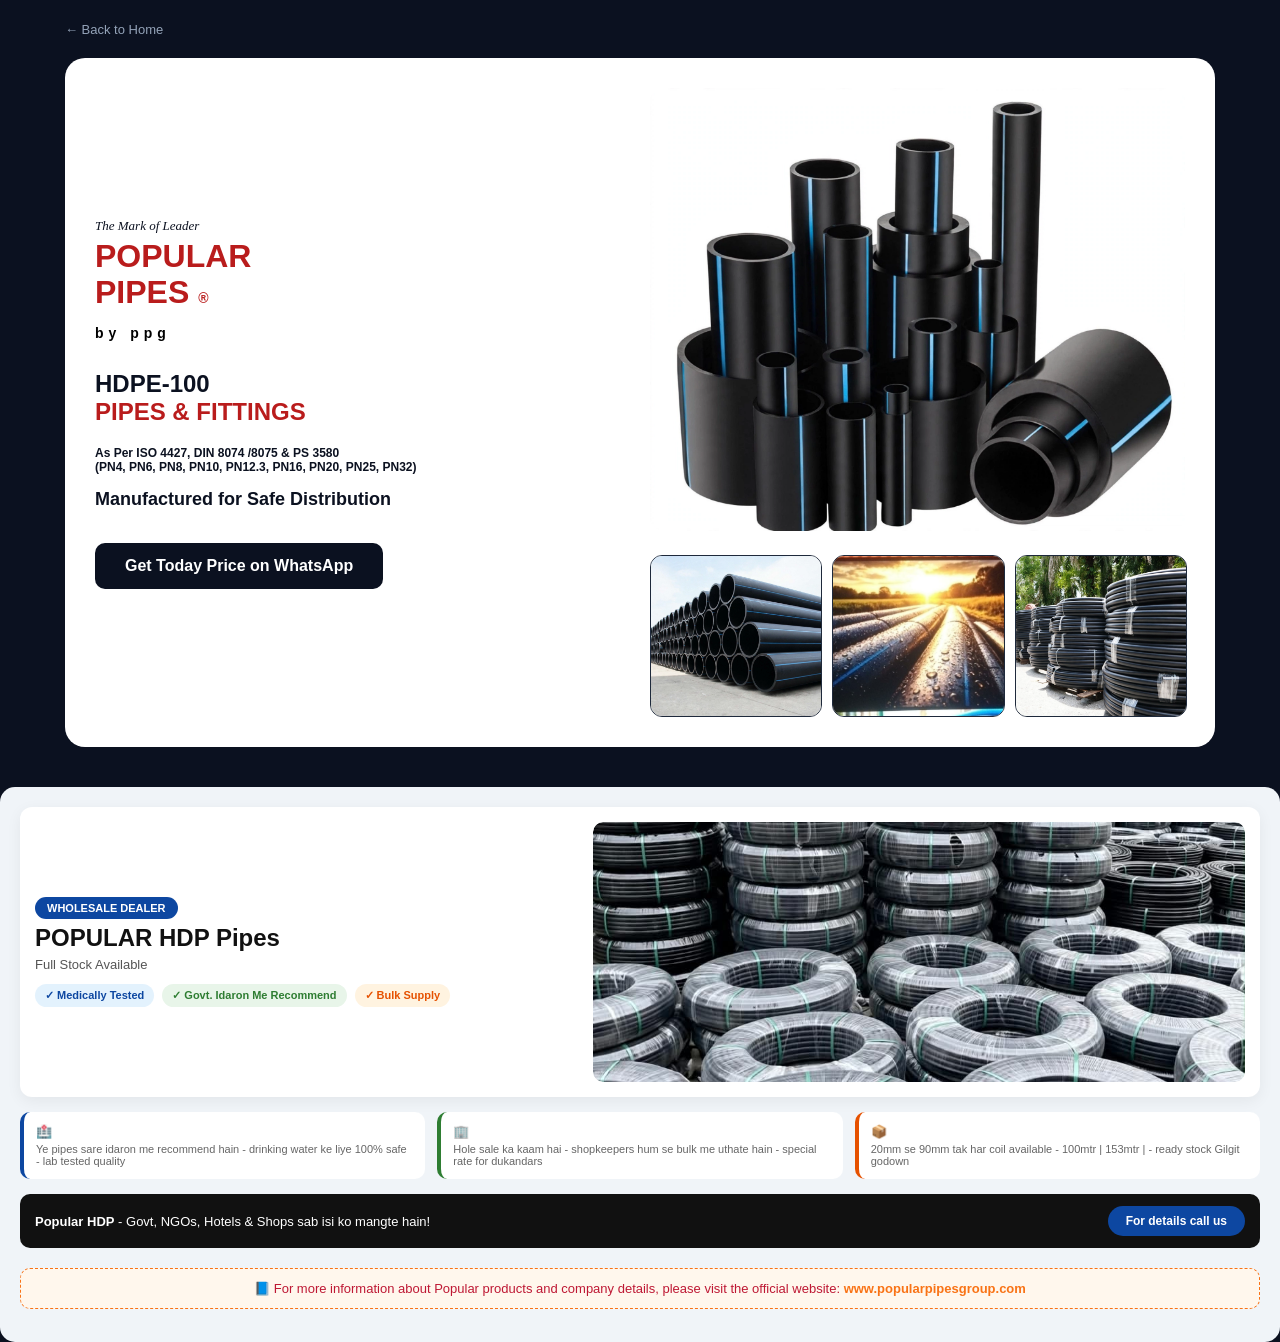
<file: HDPE.html>
<!DOCTYPE html>
<html lang="en">
<head>
    <meta charset="UTF-8">
    <meta name="viewport" content="width=device-width, initial-scale=1.0">
    <title>Document</title>
</head>
<style>
body{margin:0; font-family:Arial, sans-serif; background:#0B1120; color:white;}
.container{max-width:1150px; margin:auto; padding:20px;}
.badge{border:1px solid #F9A825; color:#F9A825; padding:5px 12px; border-radius:20px; font-size:11px; letter-spacing:1px;}
.gallery{display:grid; grid-template-columns:1fr 1fr 1fr; gap:12px; margin-top:20px;}
.gallery img{width:100%; height:160px; object-fit:cover; border-radius:12px; border:1px solid #1E293B; background:#151E32;}
.spec-box{background:#151E32; border:1px solid #1E293B; border-radius:16px; padding:20px; margin-top:20px;}
.btn-yellow{background:#F9A825; color:#0B1120; padding:14px 30px; border-radius:10px; font-weight:900; display:inline-block; text-decoration:none;}


/* LAPTOP PE HEIGHT KAM - SCROLL KHATAM */
@media (min-width: 768px) {
  section div[style*="max-height:350px"] {
    max-height: 260px !important;
  }
  section div[style*="max-height:350px"] img {
    max-height: 260px !important;
  }
}
/* MOBILE PE FULL */
@media (max-width: 767px) {
  section div[style*="max-height:350px"] {
    max-height: 300px !important;
  }
}








</style>
</head>
<body>
    <div class="container">
  <a href="index.html" style="color:#94A3B8; text-decoration:none; font-size:13px;">← Back to Home</a>

  <div style="margin-top:20px; background:white; color:#0B1120; border-radius:20px; padding:30px; display:flex; flex-wrap:wrap; gap:20px; align-items:center;">
    <div style="flex:1; min-width:280px;">
      <span style="font-family:serif; font-style:italic; font-size:13px;">The Mark of Leader</span>
      <h1 style="margin:5px 0; font-weight:900; color:#B91C1C; line-height:1.1;">POPULAR<br>PIPES <span style="font-size:14px;">®</span><br><span style="font-size:14px; color:black; letter-spacing:5px;">by ppg</span></h1>
      <h2 style="margin-top:25px;">HDPE-100<br><span style="color:#B91C1C;">PIPES & FITTINGS</span></h2>
      <p style="font-size:12px; font-weight:bold; margin:5px 0;">As Per ISO 4427, DIN 8074 /8075 & PS 3580<br>(PN4, PN6, PN8, PN10, PN12.3, PN16, PN20, PN25, PN32)</p>
      <p style="font-size:18px; font-weight:800; margin-top:15px;">Manufactured for Safe Distribution</p>
      <a href="https://wa.me/923456264638?text=Salam JSONZ, HDPE-100 Pipes ka rate chahiye" class="btn-yellow" style="margin-top:15px; background:#0B1120; color:white;">Get Today Price on WhatsApp</a>
    </div>
    <div style="flex:1; min-width:280px;">
      <img src="images/hdp .jpg" style="width:100%; border-radius:15px;">
      <div class="gallery">
        <img src="images/hdp1.jpg">
        <img src="images/hdp2.jpeg">
        <img src="images/roll pipe.jpg">
    
  </div>
  </div>
  </div>
  </div>




  <!-- POPULAR HDP PORTION - WHOLESALE -->
<section style="font-family: 'Segoe UI', sans-serif; padding: 20px; background: #f0f4f8; border-radius:15px; margin-top:20px;">

  <!-- TOP HEADER -->
  <div style="display:flex; flex-wrap:wrap; align-items:center; gap:15px; background:white; border-radius:12px; padding:15px; box-shadow:0 4px 15px rgba(0,0,0,0.06);">
    <div style="flex:1; min-width:250px;">
      <span style="background:#0d47a1; color:white; padding:5px 12px; border-radius:20px; font-size:11px; font-weight:700;">WHOLESALE DEALER</span>
      <h2 style="font-size:24px; margin:8px 0 5px; color:#111;">POPULAR HDP Pipes</h2>
      <p style="font-size:13px; color:#555; margin:0;"> Full Stock Available</p>
      
      <div style="display:flex; gap:8px; margin-top:12px; flex-wrap:wrap;">
        <span style="background:#e3f2fd; color:#0d47a1; padding:5px 10px; border-radius:20px; font-size:11px; font-weight:600;">✓ Medically Tested</span>
        <span style="background:#e8f5e9; color:#2e7d32; padding:5px 10px; border-radius:20px; font-size:11px; font-weight:600;">✓ Govt. Idaron Me Recommend</span>
        <span style="background:#fff3e0; color:#e65100; padding:5px 10px; border-radius:20px; font-size:11px; font-weight:600;">✓ Bulk Supply</span>
      </div>
    </div>

    <!-- BADA IMAGE - HEIGHT CONTROLLED FOR LAPTOP -->
    <div style="flex:1.2; min-width:280px; width:100%; max-height:350px; border-radius:10px; overflow:hidden; background:#fff; display:flex; align-items:center; justify-content:center;">
      <img src="images/hdppipes1.jpeg" alt="Popular HDP Pipes Wholesale" style="width:100%; height:auto; max-height:350px; object-fit:cover; border-radius:10px;">
    </div>
  </div>

  <!-- WHOLESALE INFO BOXES - CHOTE DABE -->
  <div style="display:grid; grid-template-columns: repeat(auto-fit, minmax(200px, 1fr)); gap:12px; margin-top:15px;">

    <div style="background:white; border-radius:10px; padding:12px; border-left:4px solid #0d47a1;">
      <h4 style="margin:0 0 4px; font-size:13px;">🏥 Medically Tested</h4>
      <p style="margin:0; font-size:11px; color:#666;">Ye pipes sare idaron me recommend hain - drinking water ke liye 100% safe - lab tested quality</p>
    </div>

    <div style="background:white; border-radius:10px; padding:12px; border-left:4px solid #2e7d32;">
      <h4 style="margin:0 0 4px; font-size:13px;">🏢 Wholesale ka Kaam</h4>
      <p style="margin:0; font-size:11px; color:#666;">Hole sale ka kaam hai - shopkeepers hum se bulk me uthate hain - special rate for dukandars</p>
    </div>

    <div style="background:white; border-radius:10px; padding:12px; border-left:4px solid #e65100;">
      <h4 style="margin:0 0 4px; font-size:13px;">📦 Full Stock - Har Size</h4>
      <p style="margin:0; font-size:11px; color:#666;">20mm se 90mm tak har coil available - 100mtr | 153mtr | - ready stock Gilgit godown</p>
    </div>

  </div>

  <!-- CALL TO ACTION -->
  <div style="background:#111; color:white; border-radius:10px; padding:12px 15px; margin-top:15px; display:flex; justify-content:space-between; align-items:center; flex-wrap:wrap; gap:10px;">
    <p style="margin:0; font-size:13px;"><b>Popular HDP</b> - Govt, NGOs, Hotels & Shops sab isi ko mangte hain!</p>
    <a href="tel:+923456264638" style="background:#0d47a1; color:white; padding:8px 18px; border-radius:20px; text-decoration:none; font-size:12px; font-weight:700;">For details call us</a>
  </div>
     <p style="text-align:center;font-size:13px;margin-top:20px;background:#fff7ed;padding:12px;border-radius:10px;border:1px dashed #f97316;color: #be1834;">
  📘 For more information about Popular products and company details, please visit the official website: 
  <a href="https://www.popularpipesgroup.com" target="_blank" style="color:#f97316;font-weight:900;text-decoration:none;">www.popularpipesgroup.com</a>

</section>









    
</body>
</html>
</file>
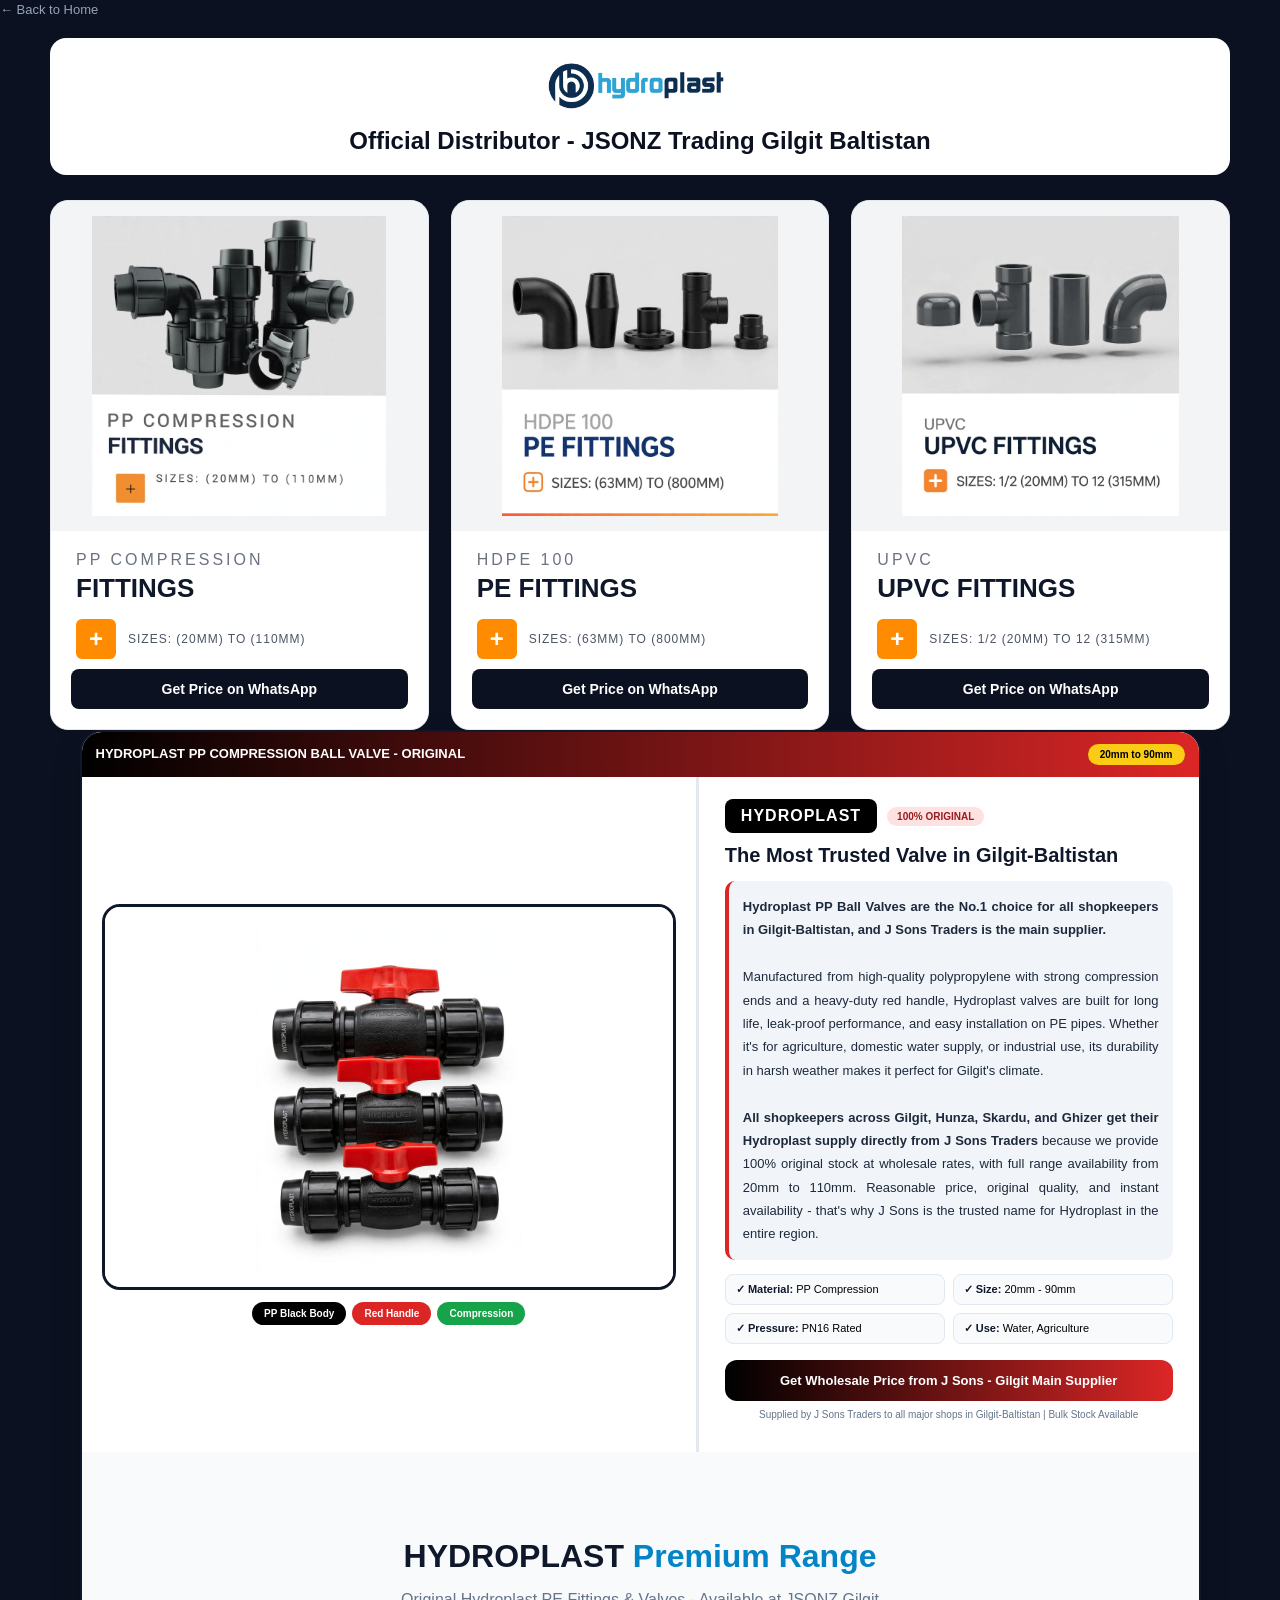
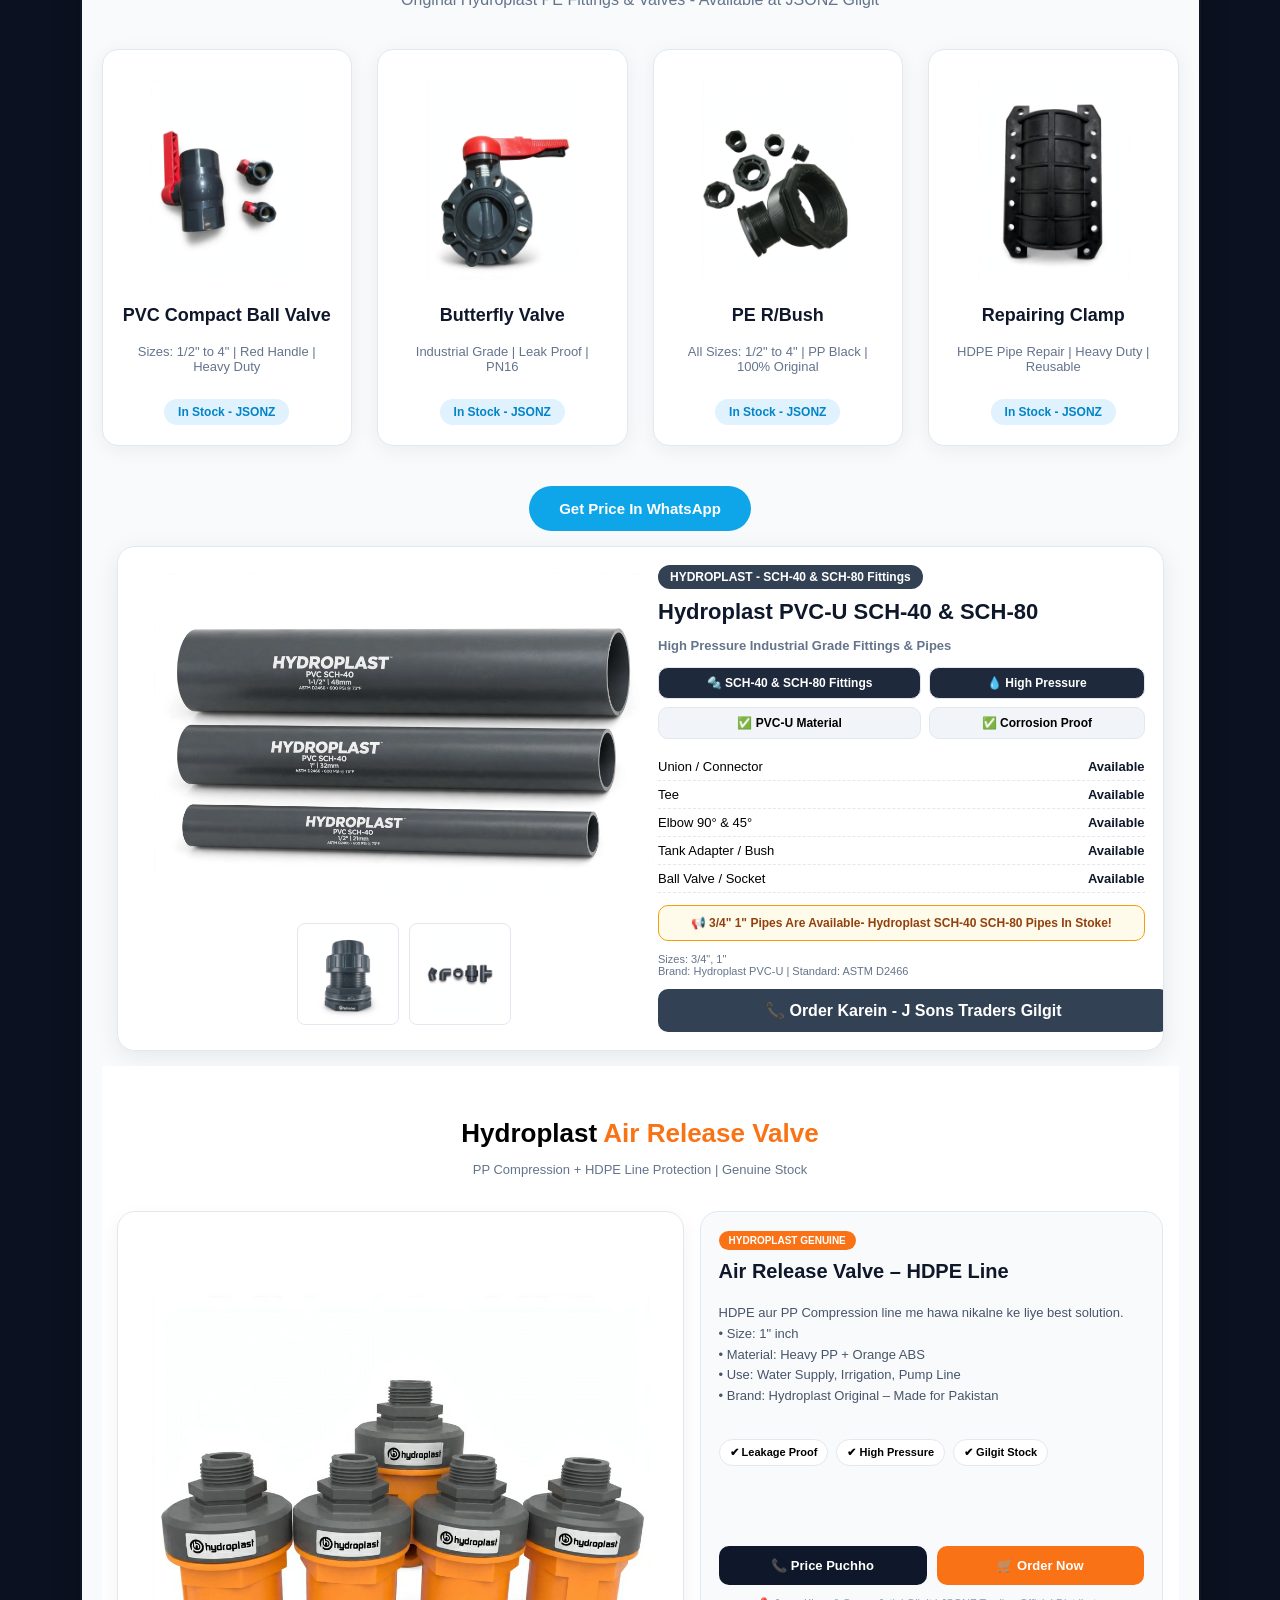
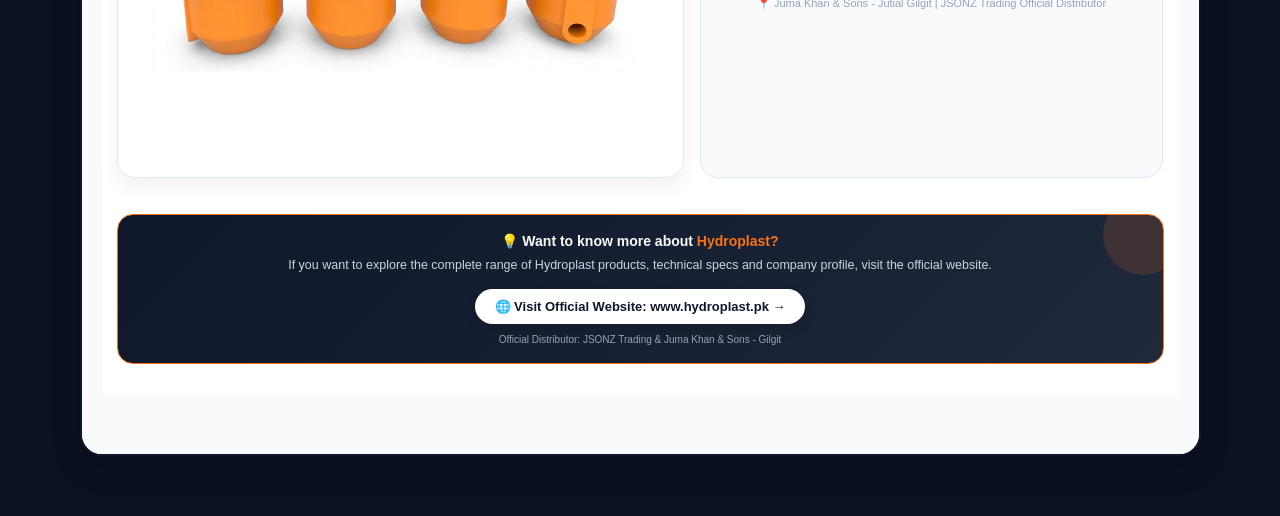
<file: hydroplast.html>
<!DOCTYPE html>
<html>
<head>
<meta charset="UTF-8">
<meta name="viewport" content="width=device-width, initial-scale=1.0">
<title>Hydroplast - JSONZ Gilgit</title>
<style> -->
body{margin:0; background:#0B1120; font-family:Arial, sans-serif;}
.container{max-width:1180px; margin:auto; padding:20px;}
.grid{display:grid; grid-template-columns:repeat(auto-fit, minmax(320px, 1fr)); gap:22px; margin-top:25px;}
.card{background:white; border-radius:18px; overflow:hidden; border:1px solid #E5E7EB;}
.card-top{background:#F3F4F6; height:300px; display:flex; align-items:center; justify-content:center; padding:15px; position:relative;}
.logo-tag{position:absolute; top:12px; left:12px; background:white; padding:6px 10px; border-radius:8px; box-shadow:0 2px 8px rgba(0,0,0,0.15);}
.logo-tag img{height:22px;}
.card-top .main-img{max-width:100%; max-height:100%; object-fit:contain;}
.card-bottom{padding:20px 25px 10px 25px; background:white;}
.card-bottom h3{margin:0; color:#6B7280; font-weight:400; font-size:16px; letter-spacing:3px;}
.card-bottom h2{margin:4px 0 0 0; color:#0F172A; font-weight:900; font-size:26px;}
.size-row{display:flex; align-items:center; gap:12px; margin-top:15px;}
.plus{background:#FF8C00; width:40px; height:40px; border-radius:6px; display:flex; align-items:center; justify-content:center; color:white; font-size:24px; font-weight:bold;}
.size-row p{margin:0; color:#4B5563; font-size:12px; letter-spacing:1px;}
.btn-area{padding:0 20px 20px 20px; background:white;}
.wa-btn{display:block; text-align:center; background:#0B1120; color:white; padding:12px; border-radius:8px; text-decoration:none; font-weight:800; font-size:14px;} 

    @media (max-width: 768px){
      .hydro-grid{
        grid-template-columns: 1fr !important;
        width: 100% !important;
      }
      .hydro-grid > div{
        width: 100% !important;
        border-left: none !important;
      }
      .hydro-grid > div:first-child{
        border-bottom: 3px solid #e2e8f0 !important;
        padding: 12px !important;
      }
      .hydro-main-img{
        height: 300px !important;
      }
      .hydro-content{
        padding: 16px !important;
      }
    }

    
  .hydro-section{font-family:'Segoe UI',sans-serif; padding:15px; background:#f8fafc;}
  .hydro-card{background:#fff; border-radius:18px; overflow:hidden; box-shadow:0 6px 25px rgba(0,0,0,0.08); border:1px solid #e2e8f0; max-width:1100px; margin:auto;}
  .hydro-img-box{width:100%; background:#fff; padding:15px; text-align:center;}
  .hydro-img-box img{width:100%; max-width:500px; height:auto; object-fit:contain; border-radius:12px;}
  .hydro-content{padding:18px;}
  .hydro-badge{background:#334155; color:#fff; padding:5px 12px; border-radius:20px; font-size:12px; font-weight:800; display:inline-block;}
  .hydro-title{font-size:22px; font-weight:900; margin:10px 0 5px 0; color:#0f172a;}
  .hydro-sub{font-size:13px; color:#64748b; font-weight:600; margin-bottom:14px;}
  .hydro-grid{display:grid; grid-template-columns:1fr 1fr; gap:8px; margin:14px 0;}
  .h-feat{background:#f1f5f9; padding:8px; border-radius:10px; font-size:12px; font-weight:700; text-align:center; border:1px solid #e2e8f0;}
  .h-feat.dark{background:#1e293b; color:#fff;}
  .h-list{margin:12px 0; padding:0; list-style:none;}
  .h-list li{font-size:13px; padding:6px 0; border-bottom:1px dashed #e2e8f0; display:flex; justify-content:space-between;}
  .h-list li b{color:#0f172a;}
  .h-pipe-note{background:#fffbeb; border:1px solid #f59e0b; padding:10px 12px; border-radius:10px; font-size:12px; font-weight:700; color:#92400e; margin:12px 0; text-align:center;}
  .h-btn{display:block; width:100%; text-align:center; background:#334155; color:#fff; padding:12px; border-radius:10px; text-decoration:none; font-weight:800; margin-top:12px;}
  @media(min-width:768px){
    .hydro-card{display:grid; grid-template-columns:1fr 1fr; align-items:center;}
    .hydro-img-box{padding:25px;}
  }

  
        @media(min-width:768px){
          .hydro-grid{grid-template-columns: 1.1fr 0.9fr !important;}
        }
  


  
</style>
</head>
<body>
       <a href="index.html" style="color:#94A3B8; text-decoration:none; font-size:13px;">← Back to Home</a>
<div class="container">

  <div style="text-align:center; background:white; padding:20px; border-radius:16px; margin-bottom:20px;">
    <img src="images/hydroplast logo.jpg" style="height:55px;">
    <h2 style="color:#0B1120; margin:10px 0 0 0;">Official Distributor - JSONZ Trading Gilgit Baltistan</h2>
  </div>

  <div class="grid">

    <!-- 1. PP Compression -->
    <div class="card">
      <div class="card-top">
        <!-- <div class="logo-tag"><img src="hydroplast-logo.png"></div> -->
        <img class="main-img" src="images/comp.jpg">
      </div>
      <div class="card-bottom">
        <h3>PP COMPRESSION</h3><h2>FITTINGS</h2>
        <div class="size-row"><div class="plus">+</div><p>SIZES: (20MM) TO (110MM)</p></div>
      </div>
      <div class="btn-area"><a class="wa-btn" href="https://wa.me/03456264638?text=PP Compression rate?">Get Price on WhatsApp</a></div>
    </div>

    <!-- 2. HDPE 100 -->
    <div class="card">
      <div class="card-top">
        <!-- <div class="logo-tag"><img src="/imagess/hydroplast.jpg"></div> -->
        <img class="main-img" src="images/hydrop.jpg">
      </div>
      <div class="card-bottom">
        <h3>HDPE 100</h3><h2>PE FITTINGS</h2>
        <div class="size-row"><div class="plus">+</div><p>SIZES: (63MM) TO (800MM)</p></div>
      </div>
      <div class="btn-area"><a class="wa-btn" href="https://wa.me/03456264638?text=HDPE 100 rate?">Get Price on WhatsApp</a></div>
    </div>

    <!-- 3. UPVC -->
    <div class="card">
      <div class="card-top">
        <!-- <div class="logo-tag"><img src="hydroplast-logo.png"></div> -->
        <img class="main-img" src="images/hydroplast.jpg">
      </div>
      <div class="card-bottom">
        <h3>UPVC</h3><h2>UPVC FITTINGS</h2>
        <div class="size-row"><div class="plus">+</div><p>SIZES: 1/2 (20MM) TO 12 (315MM)</p></div>
      </div>
      <div class="btn-area"><a class="wa-btn" href="https://wa.me/03456264638?text=UPVC Fitting rate?">Get Price on WhatsApp</a></div>
    </div>

  </div>



  <!-- HYDROPLAST PP BALL VALVE - MAIN SUPPLIER J SONS GILGIT -->
<section style="max-width:1200px; width:95%; margin:0 auto 40px auto; background:white; border-radius:22px; overflow:hidden; border:2px solid #0f172a; box-shadow:0 12px 30px rgba(0,0,0,0.15); font-family:Inter, sans-serif; box-sizing:border-box;">


  <!-- Header - Black + Red Theme -->
  <div style="background:linear-gradient(90deg, #000000, #dc2626); padding:12px 14px; display:flex; justify-content:space-between; align-items:center; flex-wrap:wrap; gap:8px;">
    <h2 style="color:white; font-size:13px; font-weight:900; margin:0; line-height:1.3;">HYDROPLAST PP COMPRESSION BALL VALVE - ORIGINAL</h2>
    <span style="background:#facc15; color:black; padding:5px 12px; border-radius:20px; font-size:10px; font-weight:900; white-space:nowrap;">20mm to 90mm</span>
  </div>

  <div class="hydro-grid" style="display:grid; grid-template-columns:1fr 1.2fr; gap:0; background:#f8fafc; width:100%; margin:0 auto;">
    
    <!-- LEFT - HD Image - MOBILE PE UPAR BADA -->
    <div style="background:white; padding:20px; display:flex; flex-direction:column; align-items:center; justify-content:center; box-sizing:border-box; width:100%;">
      <div style="border:3px solid #0f172a; border-radius:18px; overflow:hidden; background:white; width:100%; box-sizing:border-box;">
        <img class="hydro-main-img" src="images/ppvalves.jpg" style="width:100%; height:380px; object-fit:contain; padding:15px; background:white; box-sizing:border-box; display:block; margin:0 auto;">
      </div>
      <div style="margin-top:12px; display:flex; gap:6px; flex-wrap:wrap; justify-content:center;">
        <span style="background:#000; color:white; padding:6px 12px; border-radius:20px; font-size:10px; font-weight:800;">PP Black Body</span>
        <span style="background:#dc2626; color:white; padding:6px 12px; border-radius:20px; font-size:10px; font-weight:800;">Red Handle</span>
        <span style="background:#16a34a; color:white; padding:6px 12px; border-radius:20px; font-size:10px; font-weight:800;">Compression</span>
      </div>
    </div>

    <!-- RIGHT - Content + Special Paragraph - MOBILE PE NEECHE -->
    <div class="hydro-content" style="padding:22px 26px; background:white; border-left:3px solid #e2e8f0; box-sizing:border-box; width:100%;">
      
      <!-- Logo Area -->
      <div style="display:flex; align-items:center; gap:10px; margin-bottom:10px; flex-wrap:wrap;">
        <div style="background:black; color:white; padding:8px 16px; border-radius:8px; font-weight:900; font-size:16px; letter-spacing:1px;">HYDROPLAST</div>
        <span style="background:#fee2e2; color:#991b1b; padding:4px 10px; border-radius:20px; font-size:10px; font-weight:800;">100% ORIGINAL</span>
      </div>

      <h3 style="font-size:20px; font-weight:900; color:#0f172a; margin:0; line-height:1.2;">The Most Trusted Valve in Gilgit-Baltistan</h3>
      
      <!-- SPECIAL PARAGRAPH FOR SHOPKEEPERS -->
      <div style="background:#f1f5f9; border-left:4px solid #dc2626; border-radius:10px; padding:14px; margin-top:14px; width:100%; box-sizing:border-box;">
        <p style="color:#1e293b; font-size:13px; line-height:1.8; margin:0; text-align:justify;">
          <b>Hydroplast PP Ball Valves are the No.1 choice for all shopkeepers in Gilgit-Baltistan, and J Sons Traders is the main supplier.</b><br><br>
          Manufactured from high-quality polypropylene with strong compression ends and a heavy-duty red handle, Hydroplast valves are built for long life, leak-proof performance, and easy installation on PE pipes. Whether it's for agriculture, domestic water supply, or industrial use, its durability in harsh weather makes it perfect for Gilgit's climate.<br><br>
          <b>All shopkeepers across Gilgit, Hunza, Skardu, and Ghizer get their Hydroplast supply directly from J Sons Traders</b> because we provide 100% original stock at wholesale rates, with full range availability from 20mm to 110mm. Reasonable price, original quality, and instant availability - that's why J Sons is the trusted name for Hydroplast in the entire region.
        </p>
      </div>

      <div style="display:grid; grid-template-columns:1fr 1fr; gap:8px; margin-top:14px; width:100%;">
        <div style="background:#f8fafc; border:1px solid #e2e8f0; border-radius:8px; padding:8px 10px; font-size:11px; box-sizing:border-box;"><b style="color:#0f172a;">✓ Material:</b> PP Compression</div>
        <div style="background:#f8fafc; border:1px solid #e2e8f0; border-radius:8px; padding:8px 10px; font-size:11px; box-sizing:border-box;"><b style="color:#0f172a;">✓ Size:</b> 20mm - 90mm</div>
        <div style="background:#f8fafc; border:1px solid #e2e8f0; border-radius:8px; padding:8px 10px; font-size:11px; box-sizing:border-box;"><b style="color:#0f172a;">✓ Pressure:</b> PN16 Rated</div>
        <div style="background:#f8fafc; border:1px solid #e2e8f0; border-radius:8px; padding:8px 10px; font-size:11px; box-sizing:border-box;"><b style="color:#0f172a;">✓ Use:</b> Water, Agriculture</div>
      </div>

      <a href="https://wa.me/0345626438?text=Hydroplast%20Ball%20Valve%20Wholesale%20Price%20Gilgit" style="display:block; background:linear-gradient(90deg, #000, #dc2626); color:white; text-align:center; padding:13px; border-radius:12px; text-decoration:none; font-weight:900; font-size:13px; margin-top:16px; width:100%; box-sizing:border-box;">Get Wholesale Price from J Sons - Gilgit Main Supplier</a>
      
      <p style="font-size:10px; color:#64748b; text-align:center; margin-top:8px;">Supplied by J Sons Traders to all major shops in Gilgit-Baltistan | Bulk Stock Available</p>
    </div>
  </div>




<!-- ===== HYDROPLAST PREMIUM PRODUCTS SECTION ===== -->
<section id="hydroplast-products" style="padding:60px 20px; background:#f8fafc; font-family:'Poppins', sans-serif;">
  <div style="max-width:1200px; margin:0 auto; text-align:center;">
    
    <h2 style="font-size:32px; font-weight:800; color:#0f172a; margin-bottom:10px;">
      HYDROPLAST <span style="color:#0284c7;">Premium Range</span>
    </h2>
    <p style="color:#64748b; font-size:16px; margin-bottom:40px;">
      Original Hydroplast PE Fittings & Valves - Available at JSONZ Gilgit
    </p>

    <div style="display:grid; grid-template-columns: repeat(auto-fit, minmax(250px, 1fr)); gap:25px;">

      <!-- Product 1 -->
      <div style="background:white; border-radius:16px; padding:20px; box-shadow:0 4px 20px rgba(0,0,0,0.06); transition:0.3s; border:1px solid #e2e8f0;">
        <div style="background:white; border-radius:12px; height:220px; display:flex; align-items:center; justify-content:center; overflow:hidden;">
          <img src="images/pvc valve.jpg" alt="PP-R Ball Valve" style="max-height:200px; object-fit:contain;">
        </div>
        <h3 style="margin-top:15px; font-size:18px; font-weight:700; color:#0f172a;">PVC Compact Ball Valve</h3>
        <p style="font-size:13px; color:#64748b; margin-top:5px;">Sizes: 1/2" to 4" | Red Handle | Heavy Duty</p>
        <span style="display:inline-block; margin-top:12px; background:#e0f2fe; color:#0284c7; padding:6px 14px; border-radius:20px; font-size:12px; font-weight:600;">In Stock - JSONZ</span>
      </div>

      <!-- Product 2 -->
      <div style="background:white; border-radius:16px; padding:20px; box-shadow:0 4px 20px rgba(0,0,0,0.06); border:1px solid #e2e8f0;">
        <div style="background:white; border-radius:12px; height:220px; display:flex; align-items:center; justify-content:center;">
          <img src="images/butturfly valve.jpg" alt="Butterfly Valve" style="max-height:200px; object-fit:contain;">
        </div>
        <h3 style="margin-top:15px; font-size:18px; font-weight:700; color:#0f172a;">Butterfly Valve</h3>
        <p style="font-size:13px; color:#64748b; margin-top:5px;">Industrial Grade | Leak Proof | PN16</p>
        <span style="display:inline-block; margin-top:12px; background:#e0f2fe; color:#0284c7; padding:6px 14px; border-radius:20px; font-size:12px; font-weight:600;">In Stock - JSONZ</span>
      </div>

      <!-- Product 3 -->
      <div style="background:white; border-radius:16px; padding:20px; box-shadow:0 4px 20px rgba(0,0,0,0.06); border:1px solid #e2e8f0;">
        <div style="background:white; border-radius:12px; height:220px; display:flex; align-items:center; justify-content:center;">
          <img src="images/bush pe.jpg" alt="Tank Connector" style="max-height:200px; object-fit:contain;">
        </div>
        <h3 style="margin-top:15px; font-size:18px; font-weight:700; color:#0f172a;">PE R/Bush</h3>
        <p style="font-size:13px; color:#64748b; margin-top:5px;">All Sizes: 1/2" to 4" | PP Black | 100% Original</p>
        <span style="display:inline-block; margin-top:12px; background:#e0f2fe; color:#0284c7; padding:6px 14px; border-radius:20px; font-size:12px; font-weight:600;">In Stock - JSONZ</span>
      </div>

      <!-- Product 4 -->
      <div style="background:white; border-radius:16px; padding:20px; box-shadow:0 4px 20px rgba(0,0,0,0.06); border:1px solid #e2e8f0;">
        <div style="background:white; border-radius:12px; height:220px; display:flex; align-items:center; justify-content:center;">
          <img src="images/repearing clump.jpg" alt="Repair Clamp" style="max-height:200px; object-fit:contain;">
        </div>
        <h3 style="margin-top:15px; font-size:18px; font-weight:700; color:#0f172a;">Repairing Clamp</h3>
        <p style="font-size:13px; color:#64748b; margin-top:5px;">HDPE Pipe Repair | Heavy Duty | Reusable</p>
        <span style="display:inline-block; margin-top:12px; background:#e0f2fe; color:#0284c7; padding:6px 14px; border-radius:20px; font-size:12px; font-weight:600;">In Stock - JSONZ</span>
      </div>

    </div>

    <a href="https://wa.me/923456264638" style="display:inline-block; margin-top:40px; background:#0ea5e9; color:white; padding:14px 30px; border-radius:30px; text-decoration:none; font-weight:700; font-size:15px;">Get Price In WhatsApp</a>

  </div>




<div class="hydro-section">
  <div class="hydro-card">
    <!-- IMAGE UPAR MOBILE PE -->
    <div class="hydro-img-box">
      <img src="images/hydroplastpipes.jpg" alt="Hydroplast SCH-40 Fittings">
      <div style="display:flex; gap:10px; justify-content:center; margin-top:12px;">
        <img src="images/hydroplasttenkibush.jpg" style="width:90px; height:90px; object-fit:contain; border:1px solid #e2e8f0; border-radius:8px; padding:5px;">
        <img src="images/hydropalstsch40.jpg" style="width:90px; height:90px; object-fit:contain; border:1px solid #e2e8f0; border-radius:8px; padding:5px;">
      </div>
    </div>

    <!-- CONTENT NEECHE MOBILE PE -->
    <div class="hydro-content">
      <span class="hydro-badge">HYDROPLAST - SCH-40 & SCH-80 Fittings</span>
      <h2 class="hydro-title">Hydroplast PVC-U SCH-40 & SCH-80</h2>
      <p class="hydro-sub">High Pressure Industrial Grade Fittings & Pipes</p>

      <div class="hydro-grid">
        <div class="h-feat dark">🔩 SCH-40 & SCH-80 Fittings</div>
        <div class="h-feat dark">💧 High Pressure</div>
        <div class="h-feat">✅ PVC-U Material</div>
        <div class="h-feat">✅ Corrosion Proof</div>
      </div>

      <ul class="h-list">
        <li><span>Union / Connector</span> <b>Available</b></li>
        <li><span>Tee</span> <b>Available</b></li>
        <li><span>Elbow 90° & 45°</span> <b>Available</b></li>
        <li><span>Tank Adapter / Bush</span> <b>Available</b></li>
        <li><span>Ball Valve / Socket</span> <b>Available</b></li>
      </ul>

      <div class="h-pipe-note">
        📢 3/4" 1" Pipes Are Available- Hydroplast SCH-40 SCH-80 Pipes In Stoke!
      </div>

      <p style="font-size:11px; color:#64748b; margin:8px 0;">Sizes: 3/4", 1" <br> Brand: Hydroplast PVC-U | Standard: ASTM D2466</p>

      <a href="tel:03456264638" class="h-btn">📞 Order Karein - J Sons Traders Gilgit</a>
    </div>
  </div>
</div>


<!-- HYDROPLAST AIR RELEASE VALVE SECTION - JSONZ Trading -->
<section id="hydroplast-air-valve" style="padding:30px 15px;background:#ffffff;">
  <div style="max-width:1200px;margin:auto;">
    
    <!-- Title -->
    <h2 style="text-align:center;font-size:26px;font-weight:900;margin-bottom:8px;">Hydroplast <span style="color:#f97316;">Air Release Valve</span></h2>
    <p style="text-align:center;color:#64748b;font-size:13px;margin-bottom:20px;">PP Compression + HDPE Line Protection | Genuine Stock</p>

    <!-- Main Product Card - Mobile Responsive -->
    <div style="display:grid;grid-template-columns:1fr;gap:16px;align-items:start;">
      
    

      <div class="hydro-grid" style="display:grid;grid-template-columns:1fr;gap:16px;">
        
        <!-- Image Side -->
        <div style="background:white;border:1.5px solid #e2e8f0;border-radius:18px;padding:12px;box-shadow:0 8px 20px rgba(0,0,0,0.06);">
          <img src="images/haydroplast arv.jpeg" alt="Hydroplast Air Release Valve 5 Pcs" style="width:100%;height:auto;border-radius:12px;object-fit:contain;background:white;display:block;">

        </div>

        <!-- Info Side -->
        <div style="background:#f8fafc;border-radius:18px;padding:18px;border:1px solid #e2e8f0;">
          <span style="background:#f97316;color:white;font-size:10px;font-weight:800;padding:4px 10px;border-radius:20px;">HYDROPLAST GENUINE</span>
          <h3 style="font-size:20px;font-weight:900;margin-top:12px;color:#0f172a;">Air Release Valve – HDPE Line</h3>
          <p style="font-size:13px;color:#475569;margin-top:8px;line-height:1.6;">
            HDPE aur PP Compression line me hawa nikalne ke liye best solution. <br>
            • Size: 1" inch <br>
            • Material: Heavy PP + Orange ABS <br>
            • Use: Water Supply, Irrigation, Pump Line <br>
            • Brand: Hydroplast Original – Made for Pakistan
          </p>

          <div style="margin-top:2rem;display:flex;gap:8px;flex-wrap:wrap;">
            <span style="font-size:11px;background:white;border:1px solid #e2e8f0;padding:6px 10px;border-radius:20px;font-weight:700;">✔ Leakage Proof</span>
            <span style="font-size:11px;background:white;border:1px solid #e2e8f0;padding:6px 10px;border-radius:20px;font-weight:700;">✔ High Pressure</span>
            <span style="font-size:11px;background:white;border:1px solid #e2e8f0;padding:6px 10px;border-radius:20px;font-weight:700;">✔ Gilgit Stock</span>
          </div>

          <div style="margin-top:18px;display:grid;grid-template-columns:1fr 1fr;gap:10px; margin-top: 5rem;">
            <a href="https://wa.me/923456264638?text=Salam%20JSONZ%20Bhai%2C%20Hydroplast%20Air%20Release%20Valve%20ka%20rate%20chahiye" style="background:#0f172a;color:white;text-align:center;padding:12px;border-radius:10px;font-weight:800;font-size:13px;text-decoration:none;">📞 Price Puchho</a>
            <a href="https://wa.me/923456264638?text=Hydroplast%20Air%20Valve%20Order" style="background:#f97316;color:white;text-align:center;padding:12px;border-radius:10px;font-weight:800;font-size:13px;text-decoration:none;">🛒 Order Now</a>
          </div>

          <p style="font-size:11px;color:#94a3b8;margin-top:12px;text-align:center;">📍 Juma Khan & Sons - Jutial Gilgit | JSONZ Trading Official Distributor</p>
        </div>

      </div>
    </div>

<!-- MORE INFO ABOUT HYDROPLAST - English Version -->
<div style="margin-top:22px;background:linear-gradient(135deg,#0f172a 0%, #1e293b 100%);border-radius:16px;padding:18px 16px;border:1px solid #f97316;text-align:center;position:relative;overflow:hidden;">
  
  <div style="position:absolute;top:-20px;right:-20px;width:80px;height:80px;background:#f97316;opacity:0.15;border-radius:50%;"></div>
  
  <p style="color:#f8fafc;font-size:14px;font-weight:800;margin:0 0 6px 0;">
    💡 Want to know more about <span style="color:#f97316;">Hydroplast?</span>
  </p>
  <p style="color:#cbd5e1;font-size:12.5px;margin:0 0 14px 0;line-height:1.6;">
    If you want to explore the complete range of Hydroplast products, technical specs and company profile, visit the official website.
  </p>
  
  <a href="https://www.hydroplast.pk" target="_blank" style="display:inline-block;background:white;color:#0f172a;padding:10px 20px;border-radius:30px;font-weight:900;font-size:13px;text-decoration:none;box-shadow:0 4px 12px rgba(0,0,0,0.15);">
    🌐 Visit Official Website: www.hydroplast.pk →
  </a>
  
  <p style="color:#94a3b8;font-size:10px;margin-top:10px;margin-bottom:0;">
    Official Distributor: JSONZ Trading & Juma Khan & Sons - Gilgit
  </p>
</div>








  </div>
</section>








</div>
</body>
</html>
</file>
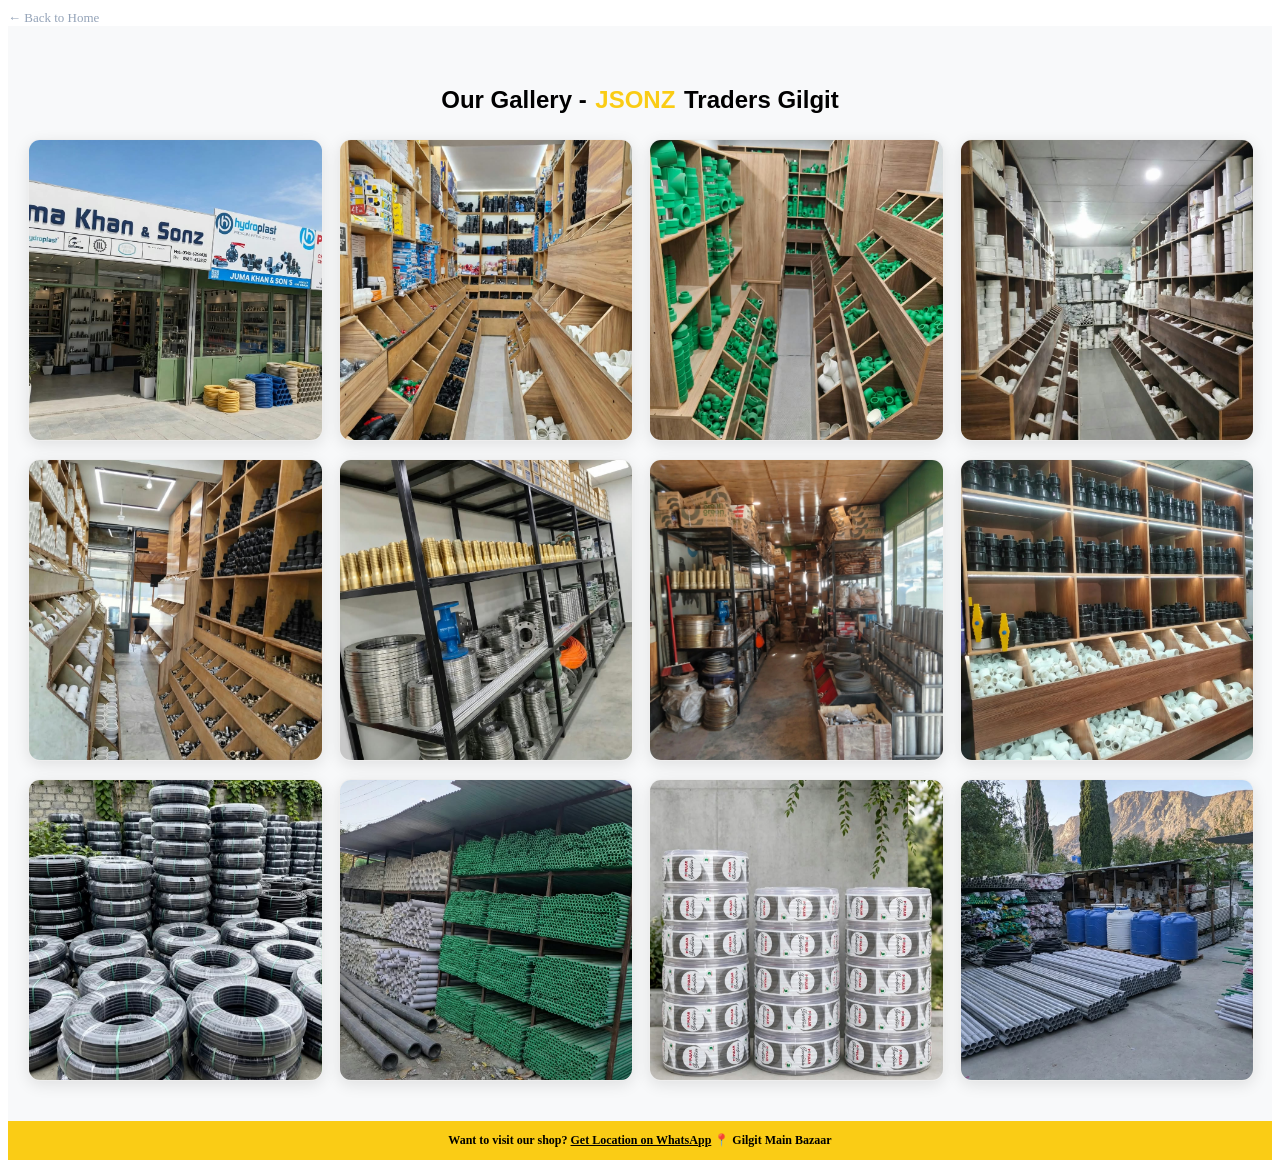
<file: ourgellery.html>
<!DOCTYPE html>
<html lang="en">
<head>
    <meta charset="UTF-8">
    <meta name="viewport" content="width=device-width, initial-scale=1.0">
    <title>Document</title>
</head>
<style>
.gallery-section{
  padding: 40px 20px;
  background: #f8f9fa;
}
.gallery-section h2{
  text-align:center;
  margin-bottom:25px;
  font-family: Poppins, sans-serif;
}
.gallery-grid{
  display: grid;
  grid-template-columns: repeat(auto-fit, minmax(280px, 1fr));
  gap: 18px;
}
.gallery-box{
  width: 100%;
  height: 300px; /* Dabbe ki height fix */
  background: #fff;
  border-radius: 12px;
  overflow: hidden;
  box-shadow: 0 4px 15px rgba(0,0,0,0.1);
  border: 1px solid #eee;
}
.gallery-box img{
  width: 100% !important; /* Pora width dabbe ke andar */
  height: 100% !important;
  object-fit: cover; /* Agar pori pic bina cut ke chahiye to isko 'contain' kar do */
  object-position: center;
  display: block;
  transition: transform 0.4s ease;
}
.gallery-box:hover img{
  transform: scale(1.05);
}

/* Mobile ke liye */
@media(max-width: 600px){
  .gallery-box{ height: 250px; }
}
</style>
<body>
     <a href="index.html" style="color:#94A3B8; text-decoration:none; font-size:13px;">← Back to Home</a>
<!-- JSonz TRADERS - OUR GALLERY - Final Fixed Width Code -->
<section class="gallery-section">
  <h2>Our Gallery - <span style="color: #facc15; margin: 0 2px 0 2px;">JSONZ </span> Traders Gilgit</h2>
  <div class="gallery-grid">
    
    <div class="gallery-box"><img src="images/front picture.jpeg" alt="Shop Inside"></div>
    <div class="gallery-box"><img src="images/shop1.jpeg" alt="Shop Inside"></div>
    <div class="gallery-box"><img src="images/shop2.jpeg" alt="Godown Stock"></div>
    <div class="gallery-box"><img src="images/shop5.jpeg" alt="Pipes Stock"></div>
     <div class="gallery-box"><img src="images/shop13.jpeg" alt="Shop Inside"></div>
      <div class="gallery-box"><img src="images/shop14.jpeg" alt="Shop Inside"></div>
       <div class="gallery-box"><img src="images/shop11.jpg" alt="Pipe Racks"></div>
    <div class="gallery-box"><img src="images/shop12.jpeg" alt="Pipe Racks"></div>
    <div class="gallery-box"><img src="images/shop store 2.jpeg" alt="Popular Pipe"></div>
    <div class="gallery-box"><img src="images/store picture.jpeg" alt="Fittings Store"></div>
    <div class="gallery-box"><img src="images/store3.jpeg" alt="PPR Fittings"></div>
    <div class="gallery-box"><img src="images/store4.jpeg" alt="Borewell Items"></div>
    
  </div>
</section>


 </div>

  <div style="background:#facc15; color:black; padding:12px; text-align:center; font-size:12px; font-weight:800;">
    Want to visit our shop? <a href="https://wa.me/923456264638" style="color:black; text-decoration:underline;">Get Location on WhatsApp</a> 📍 Gilgit Main Bazaar
  </div>

</section>

    


</body>
</html>
</file>
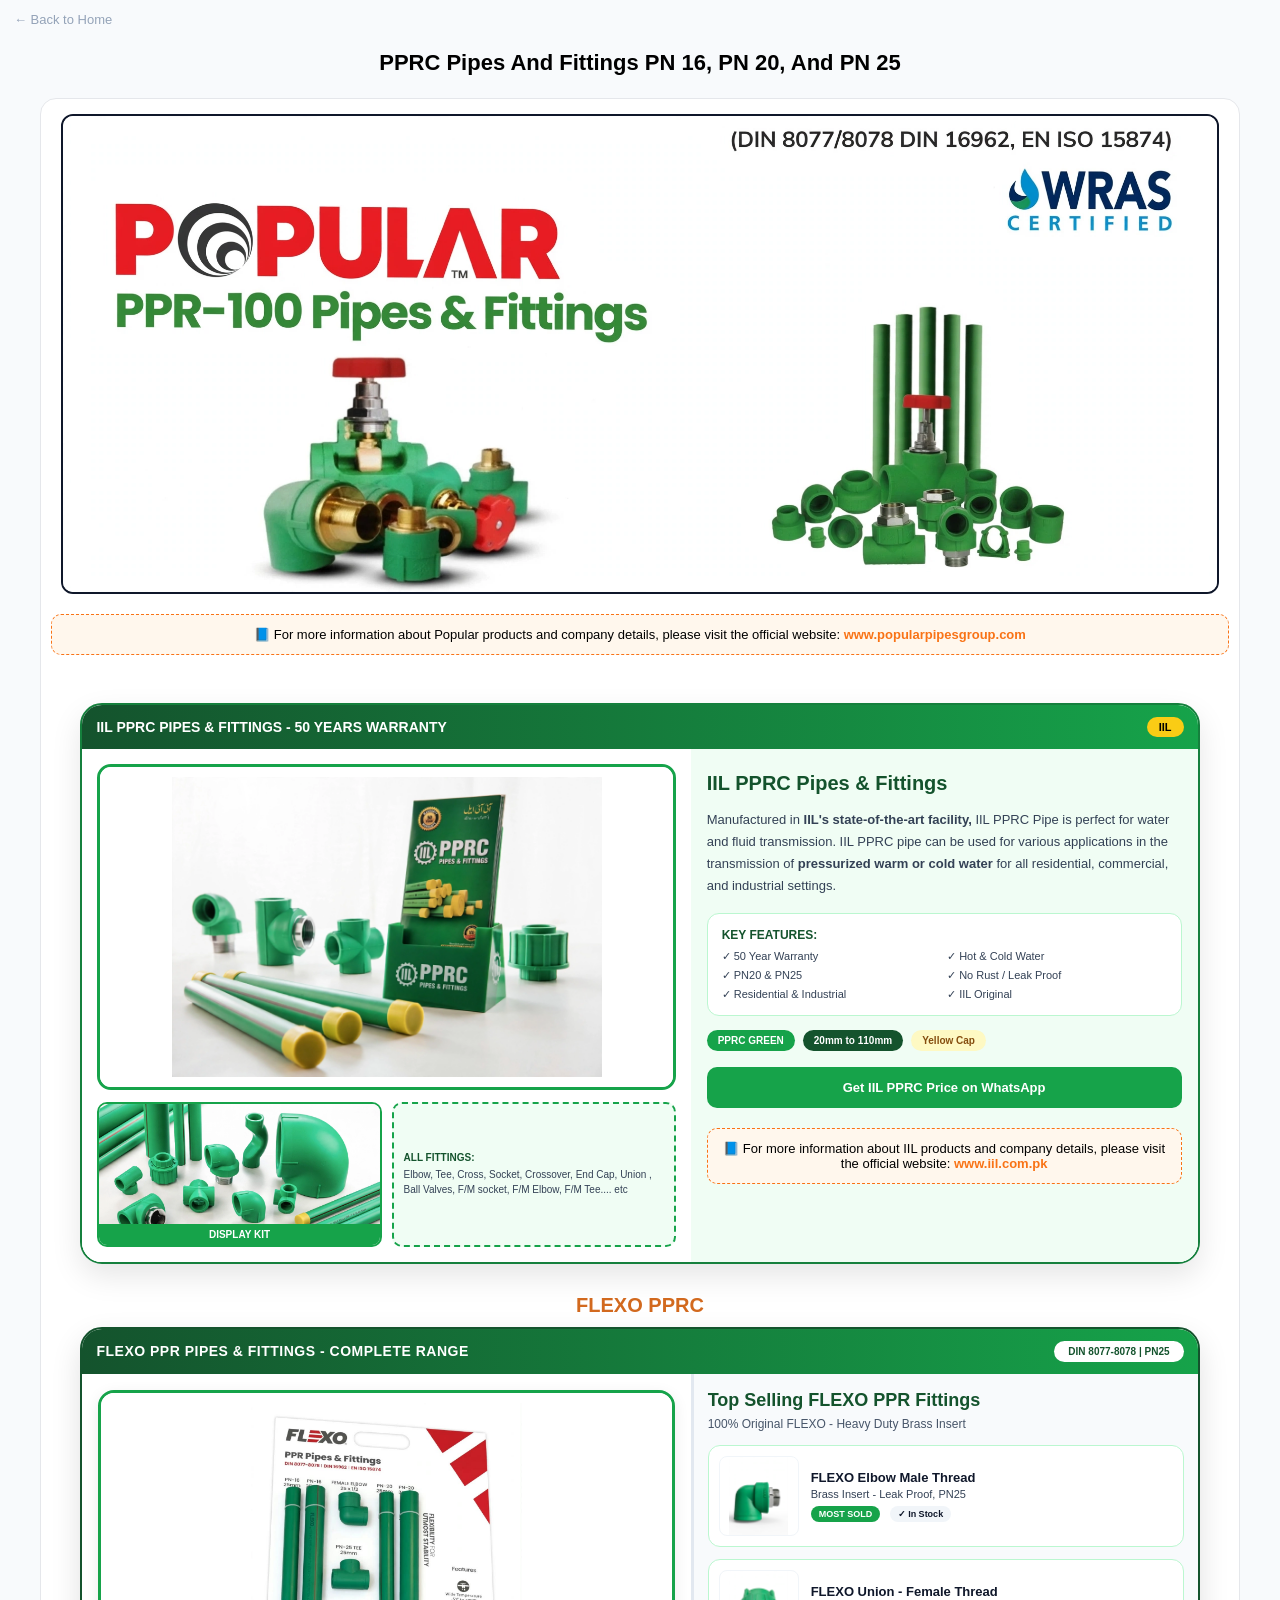
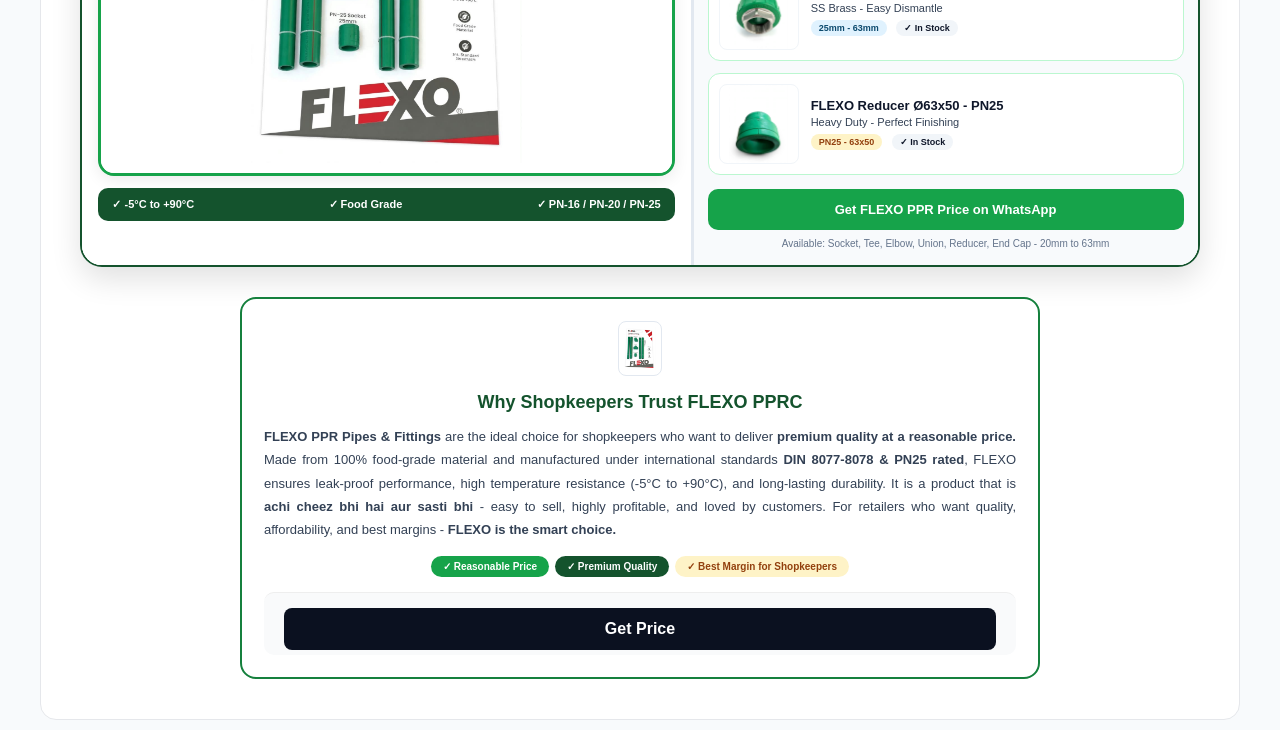
<file: pprc.html>
<!DOCTYPE html>
<html lang="en">
<head>
    <meta charset="UTF-8">
    <meta name="viewport" content="width=device-width, initial-scale=1.0">
    <title>PPRC Pipes - J Sons Gilgit</title>
    <style>
        *{box-sizing:border-box; margin:0; padding:0;}
        body{font-family:Inter, sans-serif; background:#f8fafc; overflow-x:hidden;}

        @media (max-width: 768px){
          .resp-section{
            width: 95% !important;
            max-width: 100% !important;
            margin: 16px auto !important;
            border-radius: 16px !important;
          }
          .resp-grid{
            grid-template-columns: 1fr !important;
          }
          .resp-grid > div{
            width: 100% !important;
            border-right: none !important;
            border-left: none !important;
          }
          /* PICTURE UPAR, CONTENT NEECHE */
          .resp-grid > div:first-child{
            order: 1 !important;
            border-bottom: 3px solid #15803d !important;
            padding: 10px !important;
          }
          .resp-grid > div:last-child{
            order: 2 !important;
            padding: 16px 14px !important;
          }
          .resp-main-img{
            height: 280px !important;
            width: 100% !important;
            display: block !important;
            margin: 0 auto !important;
          }
          .resp-intro{
            width: 95% !important;
            margin: 16px auto !important;
            padding: 16px !important;
          }
          .resp-fit-row{
            flex-direction: row !important;
          }
        }
    </style>
</head>
<body>
        <a href="index.html" style="color:#94A3B8; text-decoration:none; font-size:13px; display:block; padding:12px 14px;">← Back to Home</a>
     <h1 style="text-align: center; font-size:22px; padding:10px; line-height:1.3;"> PPRC Pipes And Fittings PN 16, PN 20, And PN 25 </h1>

<section class="resp-section" style="width:100%; max-width:1200px; background:#FFFFFF; padding:15px 10px; margin:10px auto; border-radius:16px; border:1px solid #E5E7EB; overflow:hidden; box-sizing:border-box;">
  <div style="max-width:1200px; margin:auto; padding:0 10px; width:100%;">
    <img src="images/pprc.jpg" alt="Popular PPR-100 Pipes & Fittings WRAS Certified" style="width:100%; height:auto; border-radius:12px; display:block; border:2px solid #0f172a;">
 
  </div>
   <p style="text-align:center;font-size:13px;margin-top:20px;background:#fff7ed;padding:12px;border-radius:10px;border:1px dashed #f97316;">
  📘 For more information about Popular products and company details, please visit the official website: 
  <a href="https://www.popularpipesgroup.com" target="_blank" style="color:#f97316;font-weight:900;text-decoration:none;">www.popularpipesgroup.com</a>
</p>
  </div>
  </div>
 


<!-- IIL PPRC PIPES & FITTINGS PORTION -->
<section class="resp-section" style="max-width:1200px; margin:30px auto 30px auto; background:white; border-radius:22px; overflow:hidden; border:2px solid #15803d; box-shadow:0 12px 30px rgba(0,0,0,0.1); box-sizing:border-box; width:95%; margin-top: 3rem;">

  <div style="background:linear-gradient(90deg, #14532d, #16a34a); padding:12px 14px; display:flex; justify-content:space-between; align-items:center; flex-wrap:wrap; gap:8px;">
    <h2 style="color:white; font-size:14px; font-weight:900; margin:0;">IIL PPRC PIPES & FITTINGS - 50 YEARS WARRANTY</h2>
    <span style="background:#facc15; color:black; padding:4px 12px; border-radius:20px; font-size:11px; font-weight:900;">IIL</span>
  </div>

  <div class="resp-grid" style="display:grid; grid-template-columns:1.2fr 1fr; gap:0; background:#f0fdf4; width:100%;">
    
    <!-- PICTURE UPAR BADI -->
    <div style="background:white; padding:15px; width:100%;">
      <div style="border:3px solid #16a34a; border-radius:14px; overflow:hidden; background:white; width:100%;">
        <img class="resp-main-img" src="images/iilpic2.jpg" style="width:100%; height:320px; object-fit:contain; padding:10px; background:white; display:block; margin:0 auto;">
      </div>
      <div style="display:grid; grid-template-columns:1fr 1fr; gap:10px; margin-top:12px; width:100%;">
        <div style="border:2px solid #16a34a; border-radius:10px; overflow:hidden; background:white; width:100%;"><img src="images/iilpic1.jpg" style="width:100%; height:120px; object-fit:cover; display:block;"><p style="text-align:center; font-size:10px; font-weight:900; margin:0; padding:5px; background:#16a34a; color:white;">DISPLAY KIT</p></div>
        <div style="background:#f0fdf4; border:2px dashed #16a34a; border-radius:10px; padding:10px; display:flex; flex-direction:column; justify-content:center; width:100%;"><p style="font-size:10px; font-weight:800; color:#14532d; margin:0;">ALL FITTINGS:</p><p style="font-size:10px; color:#334155; margin:4px 0 0 0; line-height:1.5;">Elbow, Tee, Cross, Socket, Crossover, End Cap, Union , Ball Valves, F/M socket, F/M Elbow, F/M Tee.... etc</p></div>
      </div>
    </div>

    <!-- CONTENT NEECHE -->
    <div style="padding:22px 16px; width:100%; background:#f0fdf4;">
      <h3 style="font-size:20px; font-weight:900; color:#14532d; margin:0; line-height:1.2;">IIL PPRC Pipes & Fittings</h3>
      <p style="color:#334155; font-size:13px; line-height:1.7; margin-top:14px;">Manufactured in <b>IIL's state-of-the-art facility,</b> IIL PPRC Pipe is perfect for water and fluid transmission. IIL PPRC pipe can be used for various applications in the transmission of <b>pressurized warm or cold water</b> for all residential, commercial, and industrial settings.</p>
      <div style="background:white; border:1.5px solid #bbf7d0; border-radius:12px; padding:14px; margin-top:16px; width:100%;">
        <p style="font-size:12px; font-weight:900; color:#14532d; margin:0 0 8px 0;">KEY FEATURES:</p>
        <div style="display:grid; grid-template-columns:1fr 1fr; gap:6px;">
          <span style="font-size:11px; color:#334155;">✓ 50 Year Warranty</span>
          <span style="font-size:11px; color:#334155;">✓ Hot & Cold Water</span>
          <span style="font-size:11px; color:#334155;">✓ PN20 & PN25</span>
          <span style="font-size:11px; color:#334155;">✓ No Rust / Leak Proof</span>
          <span style="font-size:11px; color:#334155;">✓ Residential & Industrial</span>
          <span style="font-size:11px; color:#334155;">✓ IIL Original</span>
        </div>
      </div>
      <div style="display:flex; gap:8px; margin-top:14px; flex-wrap:wrap;">
        <span style="background:#16a34a; color:white; padding:5px 11px; border-radius:20px; font-size:10px; font-weight:800;">PPRC GREEN</span>
        <span style="background:#14532d; color:white; padding:5px 11px; border-radius:20px; font-size:10px; font-weight:800;">20mm to 110mm</span>
        <span style="background:#fef9c3; color:#854d0e; padding:5px 11px; border-radius:20px; font-size:10px; font-weight:800;">Yellow Cap</span>
      </div>
      <a href="https://wa.me/923456264638?text=IIL%20PPRC%20Price%20Gilgit" style="display:block; margin-top:16px; background:#16a34a; color:white; padding:13px 24px; border-radius:10px; text-decoration:none; font-weight:800; font-size:13px; width:100%; text-align:center; box-sizing:border-box;">Get IIL PPRC Price on WhatsApp</a>
    
     <p style="text-align:center;font-size:13px;margin-top:20px;background:#fff7ed;padding:12px;border-radius:10px;border:1px dashed #f97316;">
  📘 For more information about IIL products and company details, please visit the official website: 
  <a href="https://www.iil.com.pk" target="_blank" style="color:#f97316;font-weight:900;text-decoration:none;">www.iil.com.pk</a>
</p>
  </div>
  </div>
  </section>


<!-- FLEXO PPR PIPES & FITTINGS - COMBINED PORTION -->
<h1 style="color: chocolate; text-align:center; font-size:20px; margin:20px 0 10px 0;">FLEXO PPRC </h1>
<section class="resp-section" style="max-width:1200px; margin:0 auto 30px auto; background:white; border-radius:22px; overflow:hidden; border:2px solid #14532d; box-shadow:0 12px 30px rgba(0,0,0,0.12); width:95%; box-sizing:border-box;">

  <div style="background:linear-gradient(90deg, #14532d, #16a34a); padding:12px 14px; display:flex; justify-content:space-between; align-items:center; flex-wrap:wrap; gap:8px;">
    <h2 style="color:white; font-size:14px; font-weight:900; margin:0; letter-spacing:0.5px;">FLEXO PPR PIPES & FITTINGS - COMPLETE RANGE</h2>
    <span style="background:white; color:#14532d; padding:5px 14px; border-radius:20px; font-size:10px; font-weight:900;">DIN 8077-8078 | PN25</span>
  </div>

  <div class="resp-grid" style="display:grid; grid-template-columns:1.2fr 1fr; gap:0; background:#f0fdf4; width:100%;">
    
    <!-- PICTURE UPAR BADI -->
    <div style="background:white; padding:16px; width:100%;">
      <div style="border:3px solid #16a34a; border-radius:16px; overflow:hidden; background:white; box-shadow:0 4px 15px rgba(0,0,0,0.08); width:100%;">
        <img class="resp-main-img" src="images/FLEXO1.jpeg" style="width:100%; height:380px; object-fit:contain; background:white; padding:10px; display:block; margin:0 auto;">
      </div>
      <div style="margin-top:12px; background:#14532d; color:white; border-radius:10px; padding:10px 14px; display:flex; justify-content:space-between; font-size:11px; font-weight:700; flex-wrap:wrap; gap:6px; width:100%;">
        <span>✓ -5°C to +90°C</span>
        <span>✓ Food Grade</span>
        <span>✓ PN-16 / PN-20 / PN-25</span>
      </div>
    </div>

    <!-- CONTENT NEECHE -->
    <div style="padding:16px 14px; background:#f8fafc; border-left:3px solid #e2e8f0; width:100%;">
      <h3 style="font-size:18px; font-weight:900; color:#14532d; margin:0;">Top Selling FLEXO PPR Fittings</h3>
      <p style="color:#475569; font-size:12px; margin:6px 0 14px 0;">100% Original FLEXO - Heavy Duty Brass Insert</p>

      <div class="resp-fit-row" style="display:flex; gap:12px; background:white; border:1.5px solid #bbf7d0; border-radius:12px; padding:10px; margin-bottom:12px; align-items:center; width:100%;">
        <img src="images/FLEXO2.jpeg" style="width:80px; height:80px; object-fit:contain; background:white; border-radius:8px; border:1px solid #f1f5f9; flex-shrink:0;">
        <div>
          <p style="font-weight:900; font-size:13px; color:#0f172a; margin:0;">FLEXO Elbow Male Thread</p>
          <p style="font-size:11px; color:#334155; margin:3px 0;">Brass Insert - Leak Proof, PN25</p>
          <span style="background:#16a34a; color:white; font-size:9px; padding:3px 8px; border-radius:10px; font-weight:800;">MOST SOLD</span>
          <span style="background:#f1f5f9; color:#0f172a; font-size:9px; padding:3px 8px; border-radius:10px; font-weight:700; margin-left:5px;">✓ In Stock</span>
        </div>
      </div>

      <div class="resp-fit-row" style="display:flex; gap:12px; background:white; border:1.5px solid #bbf7d0; border-radius:12px; padding:10px; margin-bottom:12px; align-items:center; width:100%;">
        <img src="images/FLEXO3.jpeg" style="width:80px; height:80px; object-fit:contain; background:white; border-radius:8px; border:1px solid #f1f5f9; flex-shrink:0;">
        <div>
          <p style="font-weight:900; font-size:13px; color:#0f172a; margin:0;">FLEXO Union - Female Thread</p>
          <p style="font-size:11px; color:#334155; margin:3px 0;">SS Brass - Easy Dismantle</p>
          <span style="background:#e0f2fe; color:#0c4a6e; font-size:9px; padding:3px 8px; border-radius:10px; font-weight:800;">25mm - 63mm</span>
          <span style="background:#f1f5f9; color:#0f172a; font-size:9px; padding:3px 8px; border-radius:10px; font-weight:700; margin-left:5px;">✓ In Stock</span>
        </div>
      </div>

      <div class="resp-fit-row" style="display:flex; gap:12px; background:white; border:1.5px solid #bbf7d0; border-radius:12px; padding:10px; margin-bottom:14px; align-items:center; width:100%;">
        <img src="images/FLEXO4.jpeg" style="width:80px; height:80px; object-fit:contain; background:white; border-radius:8px; border:1px solid #f1f5f9; flex-shrink:0;">
        <div>
          <p style="font-weight:900; font-size:13px; color:#0f172a; margin:0;">FLEXO Reducer Ø63x50 - PN25</p>
          <p style="font-size:11px; color:#334155; margin:3px 0;">Heavy Duty - Perfect Finishing</p>
          <span style="background:#fef3c7; color:#92400e; font-size:9px; padding:3px 8px; border-radius:10px; font-weight:800;">PN25 - 63x50</span>
          <span style="background:#f1f5f9; color:#0f172a; font-size:9px; padding:3px 8px; border-radius:10px; font-weight:700; margin-left:5px;">✓ In Stock</span>
        </div>
      </div>

      <a href="https://wa.me/03456264638?text=FLEXO%20PPR%20Price%20Gilgit" style="display:block; background:#16a34a; color:white; text-align:center; padding:13px; border-radius:10px; text-decoration:none; font-weight:900; font-size:13px; width:100%; box-sizing:border-box;">Get FLEXO PPR Price on WhatsApp</a>
      <p style="font-size:10px; color:#64748b; text-align:center; margin-top:8px;">Available: Socket, Tee, Elbow, Union, Reducer, End Cap - 20mm to 63mm</p>
    </div>
  </div>
</section>

<!-- FLEXO INTRO -->
<div class="resp-intro" style="text-align:center; max-width:800px; width:95%; margin:0 auto 25px auto; background:white; border-radius:16px; padding:22px; border:2px solid #15803d; font-family:Inter, sans-serif; box-sizing:border-box;">
  <img src="images/FLEXO1.jpeg" alt="FLEXO" style="height:55px; margin-bottom:12px; border:1px solid #e2e8f0; border-radius:8px; padding:5px;">
  <h3 style="color:#14532d; font-weight:900; font-size:18px; margin:0;">Why Shopkeepers Trust FLEXO PPRC</h3>
  <p style="color:#334155; font-size:13px; line-height:1.8; margin-top:12px; text-align:justify;">
    <b>FLEXO PPR Pipes & Fittings</b> are the ideal choice for shopkeepers who want to deliver <b>premium quality at a reasonable price.</b> Made from 100% food-grade material and manufactured under international standards <b>DIN 8077-8078 & PN25 rated</b>, FLEXO ensures leak-proof performance, high temperature resistance (-5°C to +90°C), and long-lasting durability. It is a product that is <b>achi cheez bhi hai aur sasti bhi</b> - easy to sell, highly profitable, and loved by customers. For retailers who want quality, affordability, and best margins - <b>FLEXO is the smart choice.</b>
  </p>
  <div style="margin-top:14px; display:flex; flex-wrap:wrap; gap:6px; justify-content:center;">
    <span style="background:#16a34a; color:white; padding:5px 12px; border-radius:20px; font-size:10px; font-weight:800;">✓ Reasonable Price</span>
    <span style="background:#14532d; color:white; padding:5px 12px; border-radius:20px; font-size:10px; font-weight:800;">✓ Premium Quality</span>
    <span style="background:#fef3c7; color:#92400e; padding:5px 12px; border-radius:20px; font-size:10px; font-weight:800;">✓ Best Margin for Shopkeepers</span>
  </div>
   <div style="max-width:1200px; margin:auto; padding:15px 20px 5px 20px; display:flex; gap:10px; justify-content:center; background:#F9FAFB; border-top:1px solid #EEE; margin-top:15px; border-radius:10px;">
    <a href="https://wa.me/923456264638" style="background:#0B1120; color:white; padding:12px 25px; border-radius:8px; text-decoration:none; font-weight:700; width:100%; text-align:center;">Get Price</a>
  </div>
</div>
</body>
</html>
</file>
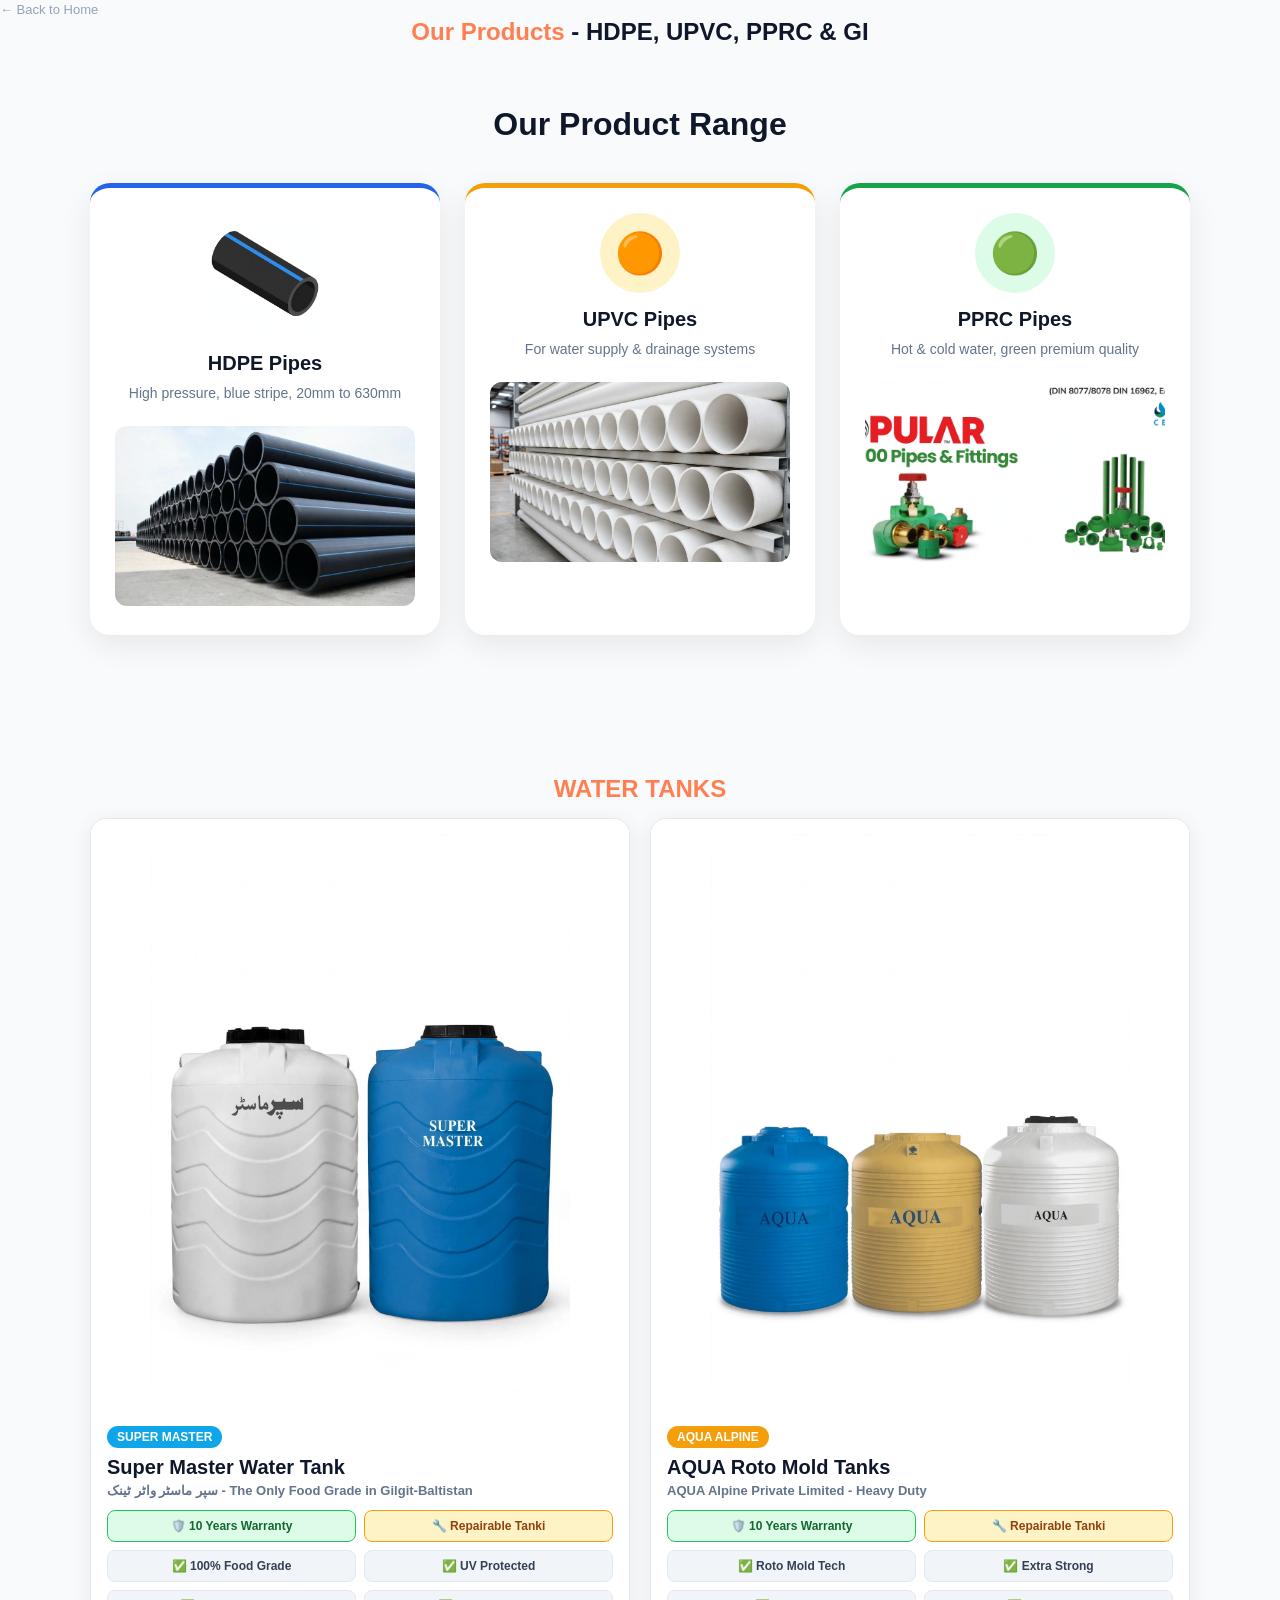
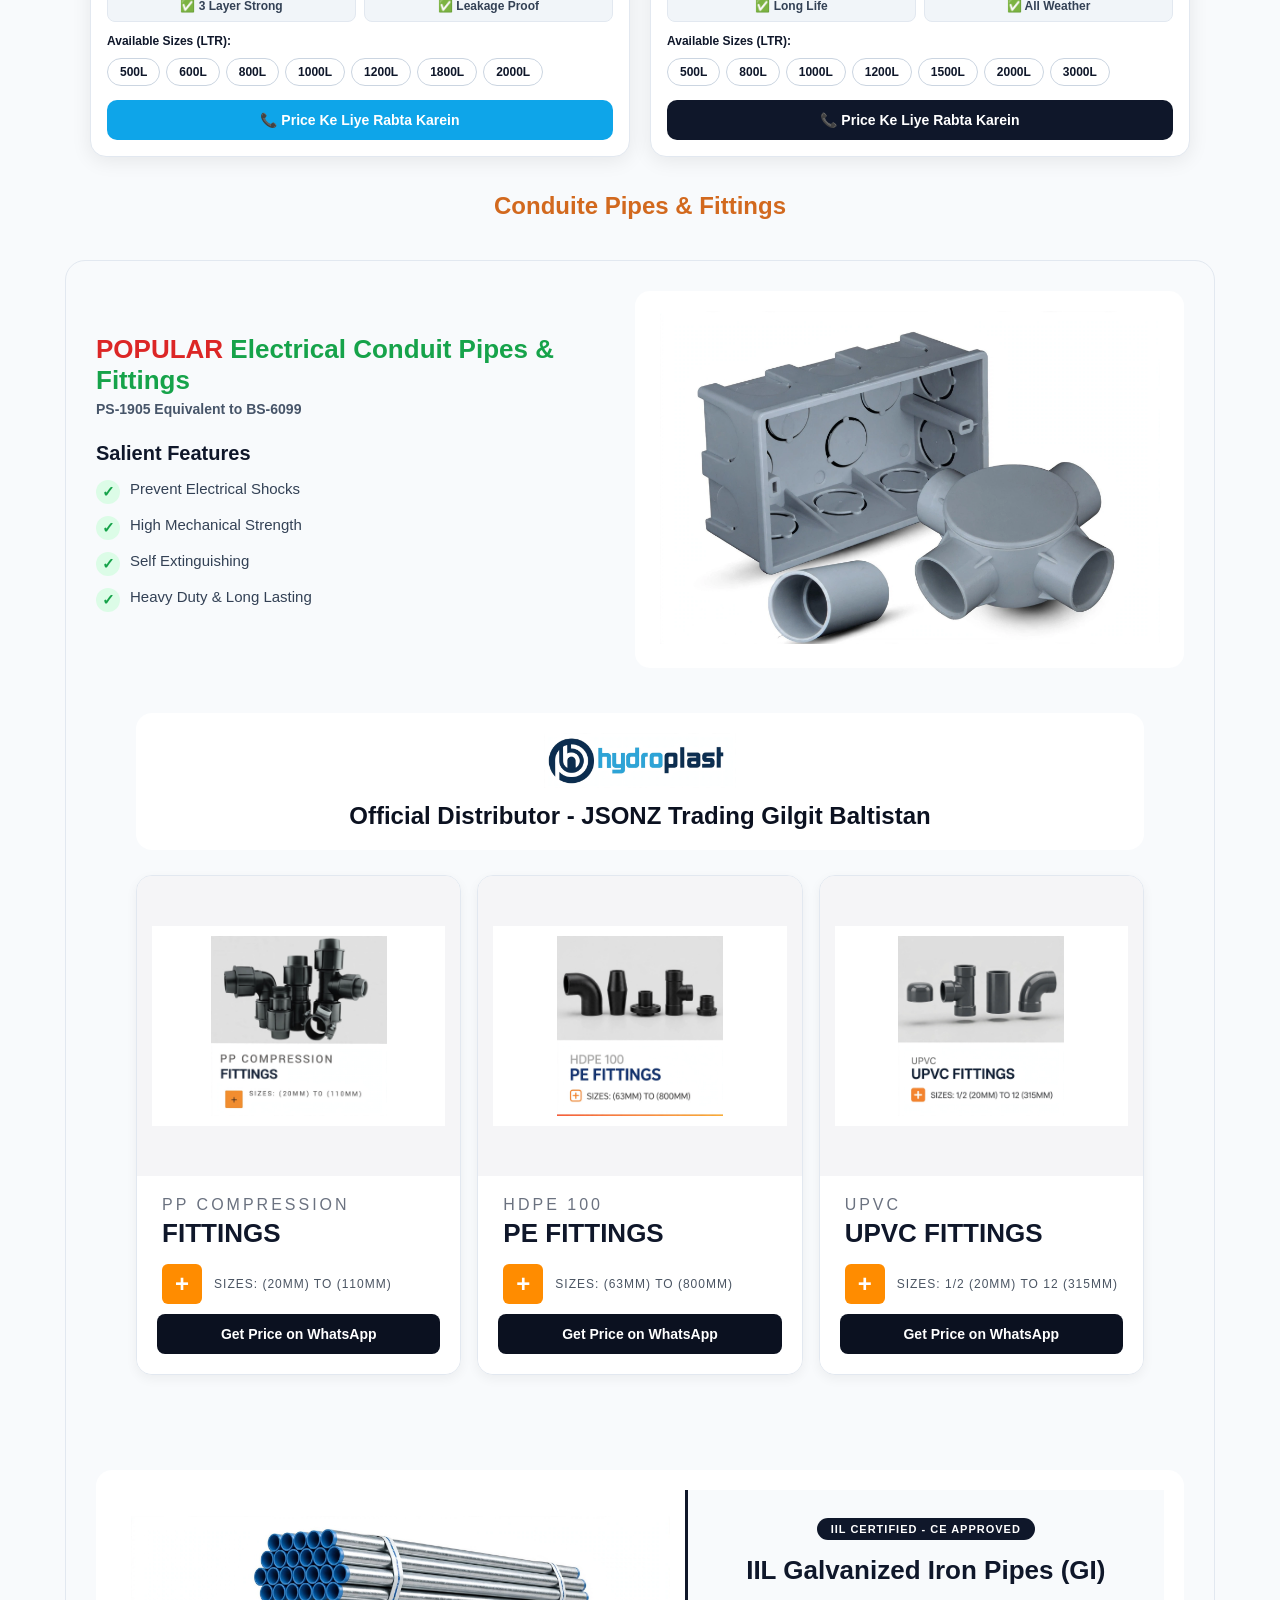
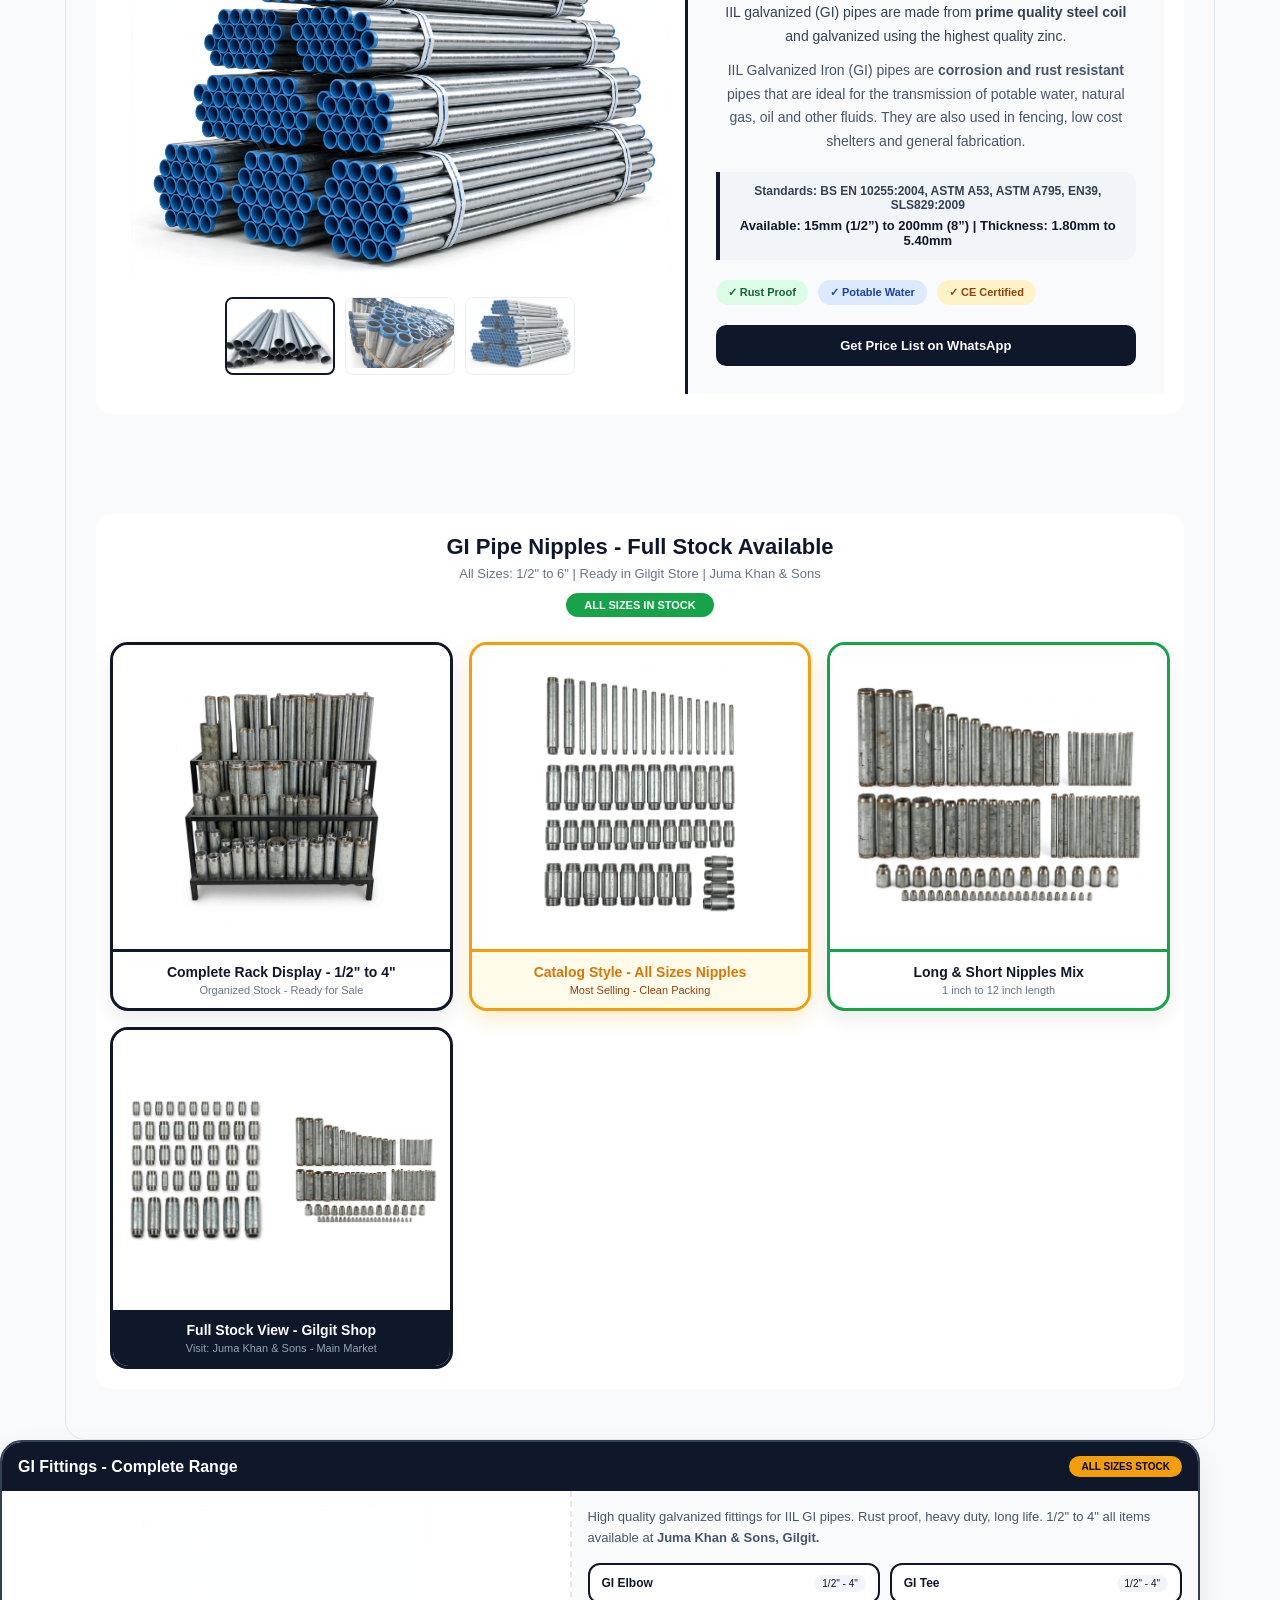
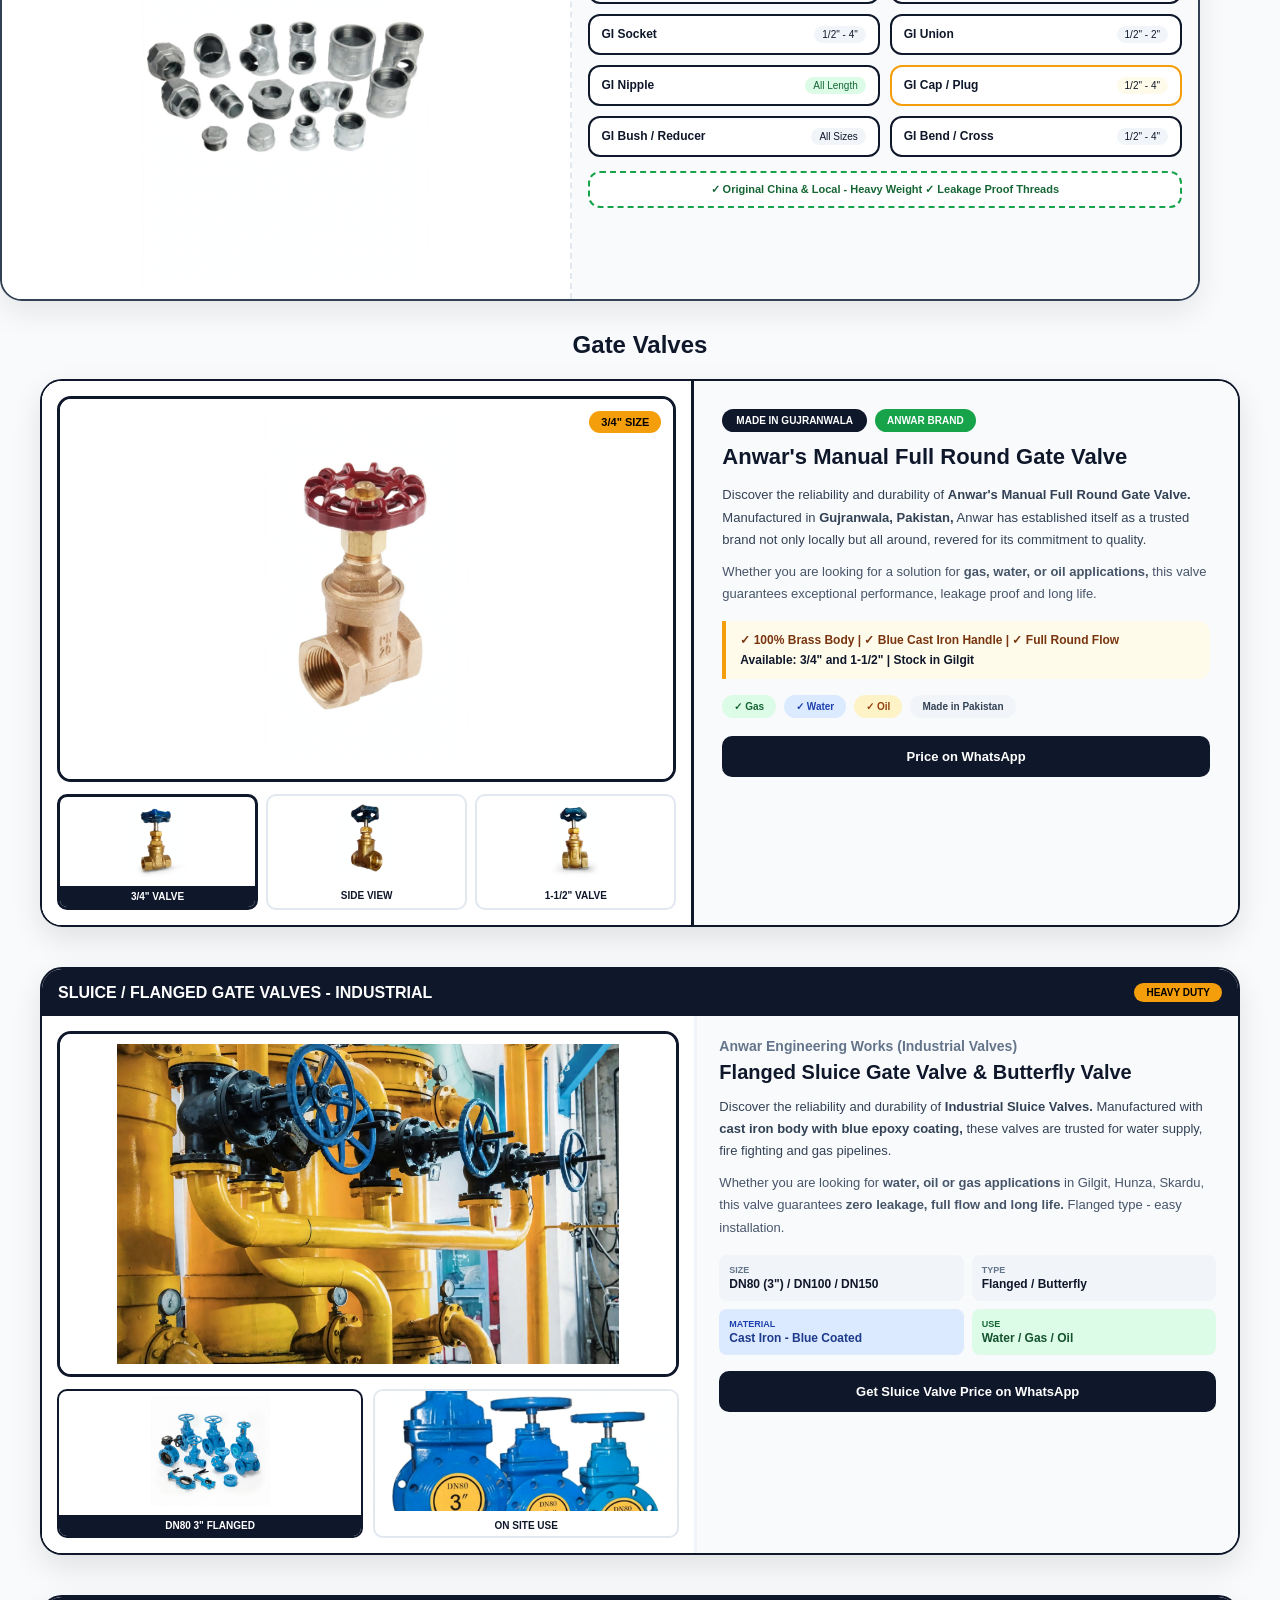
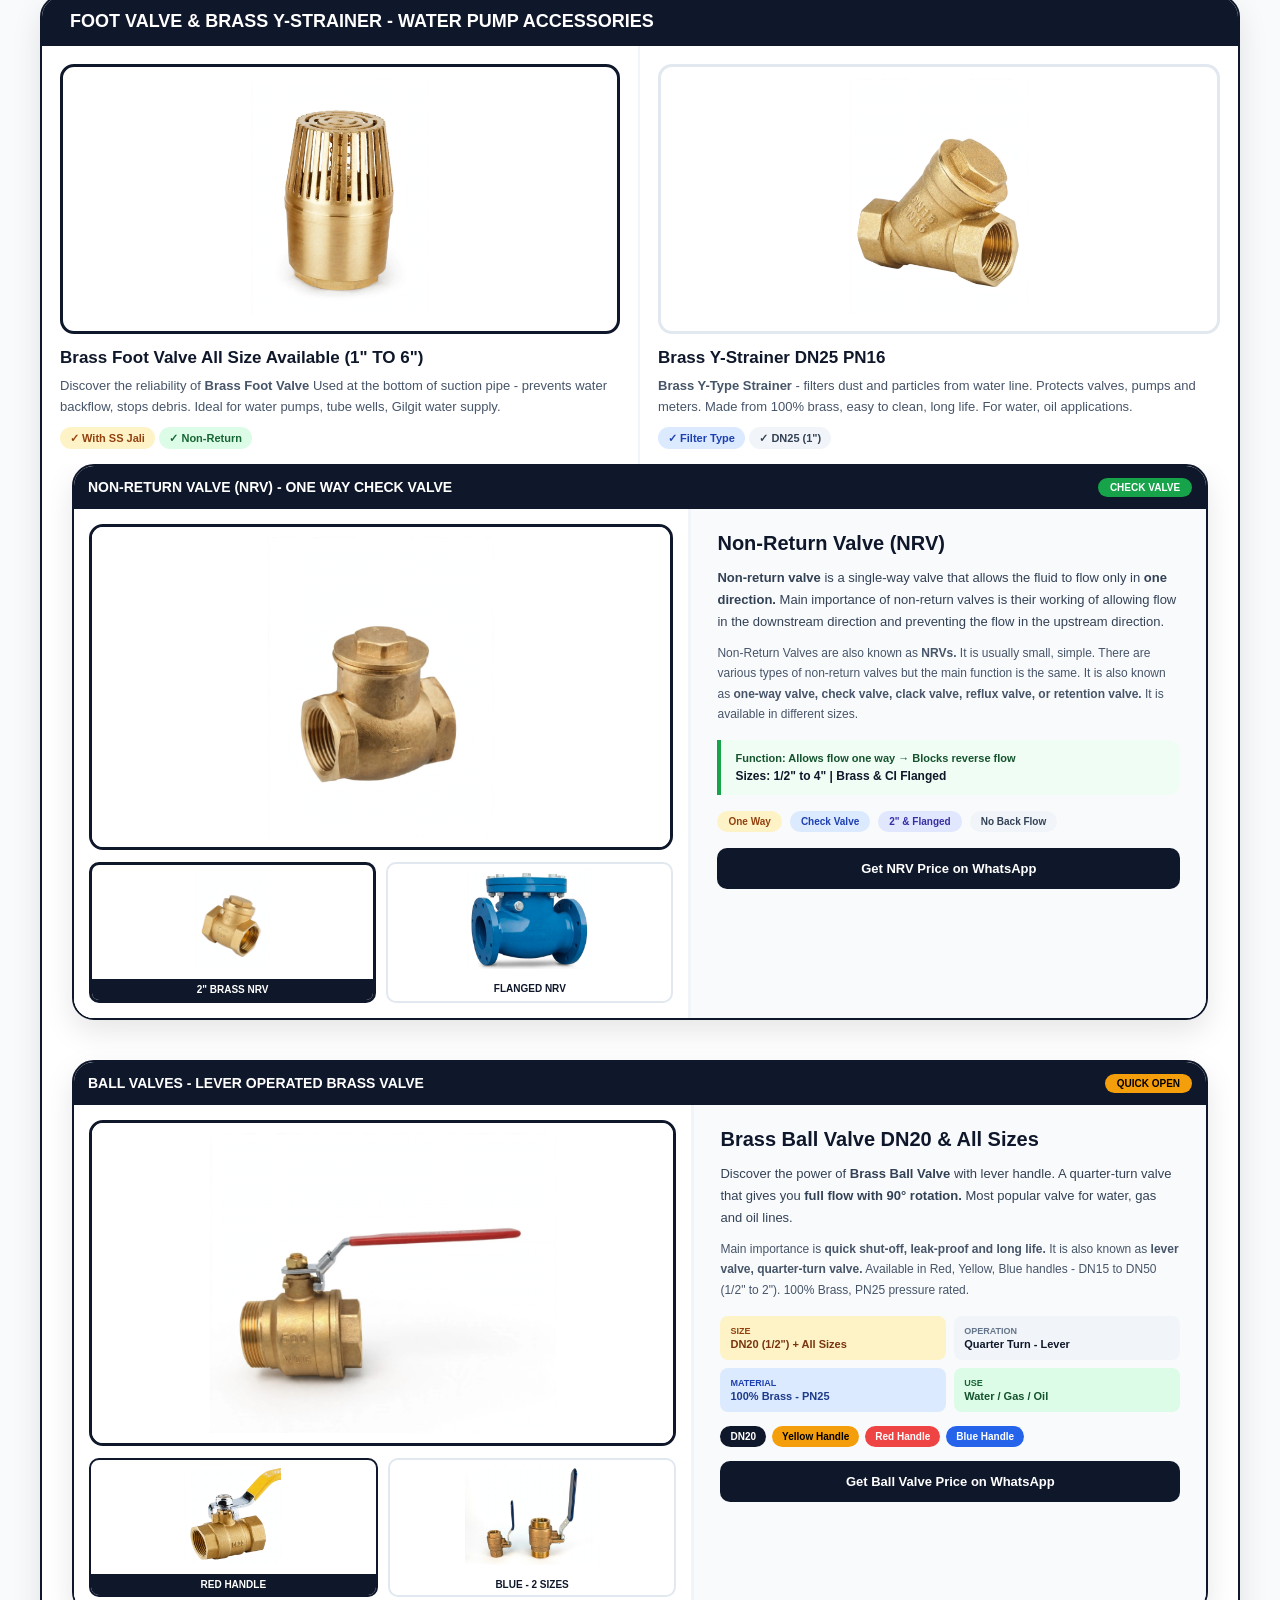
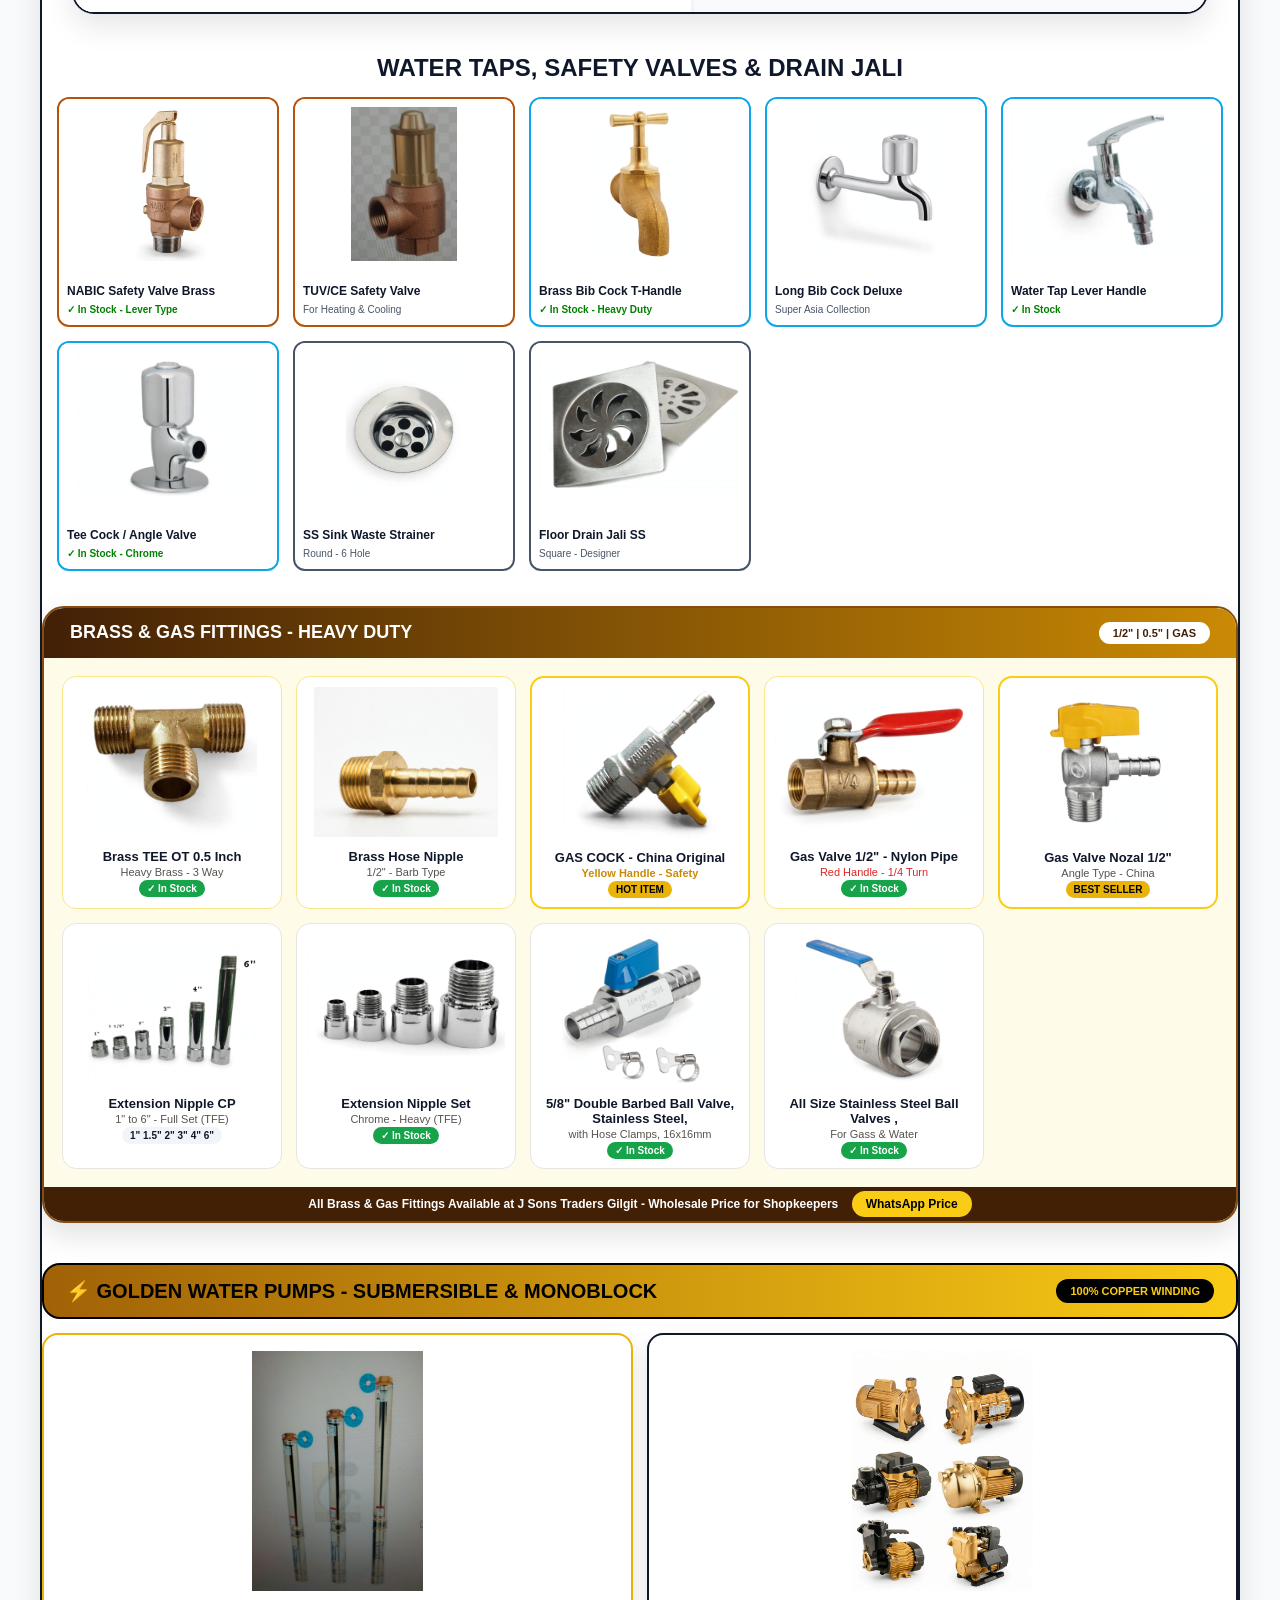
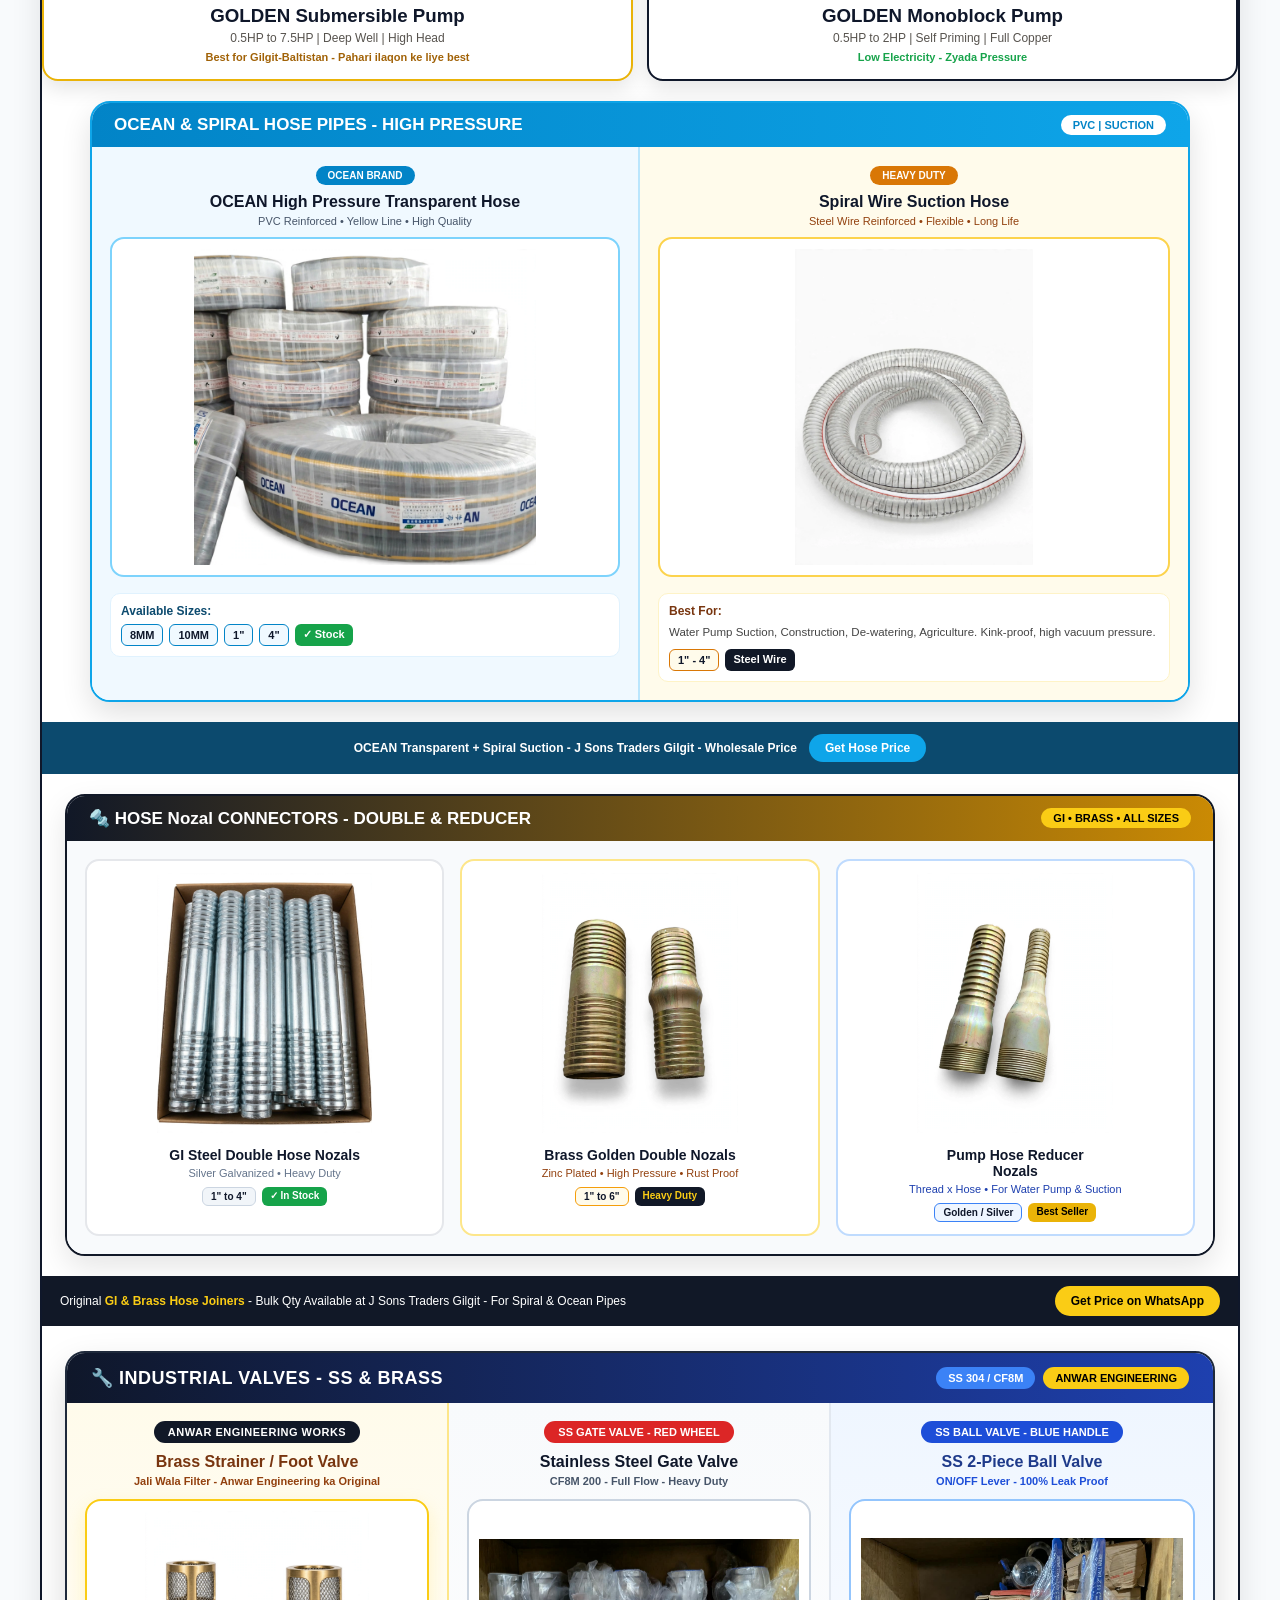
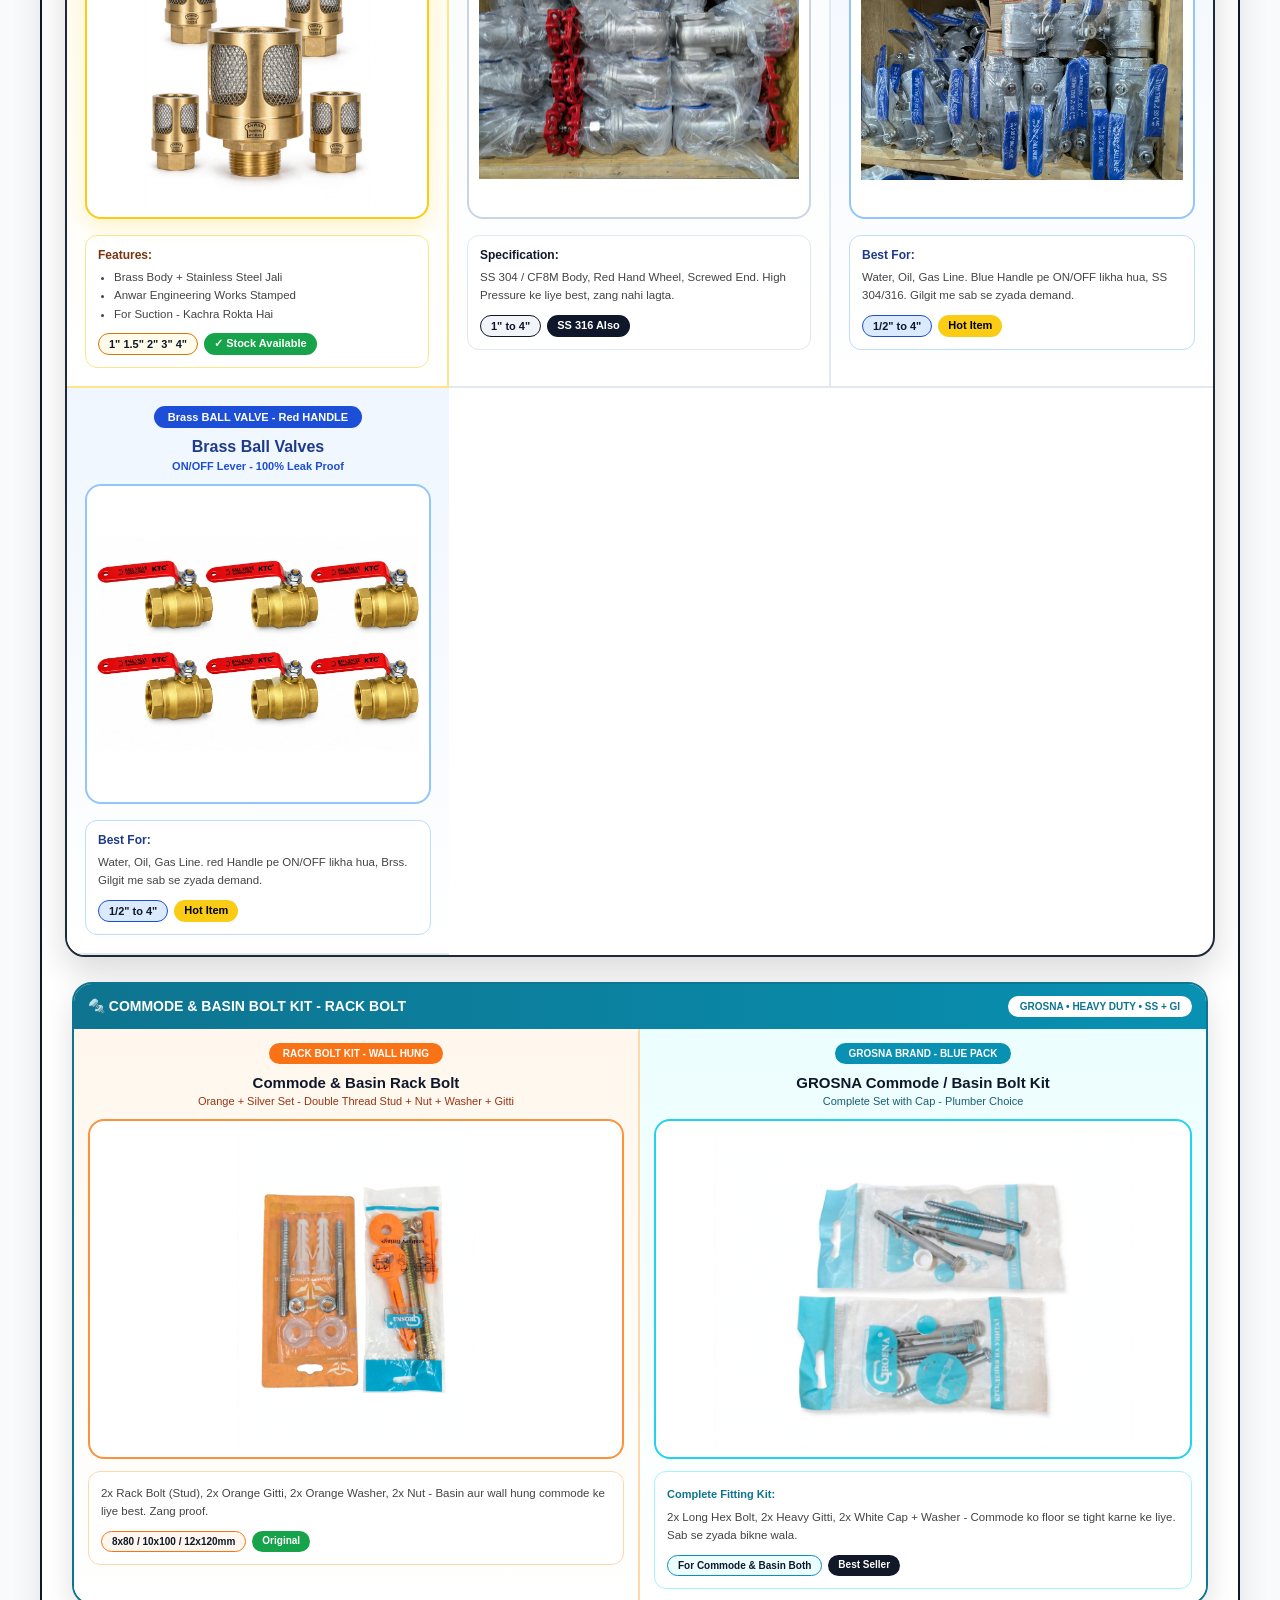
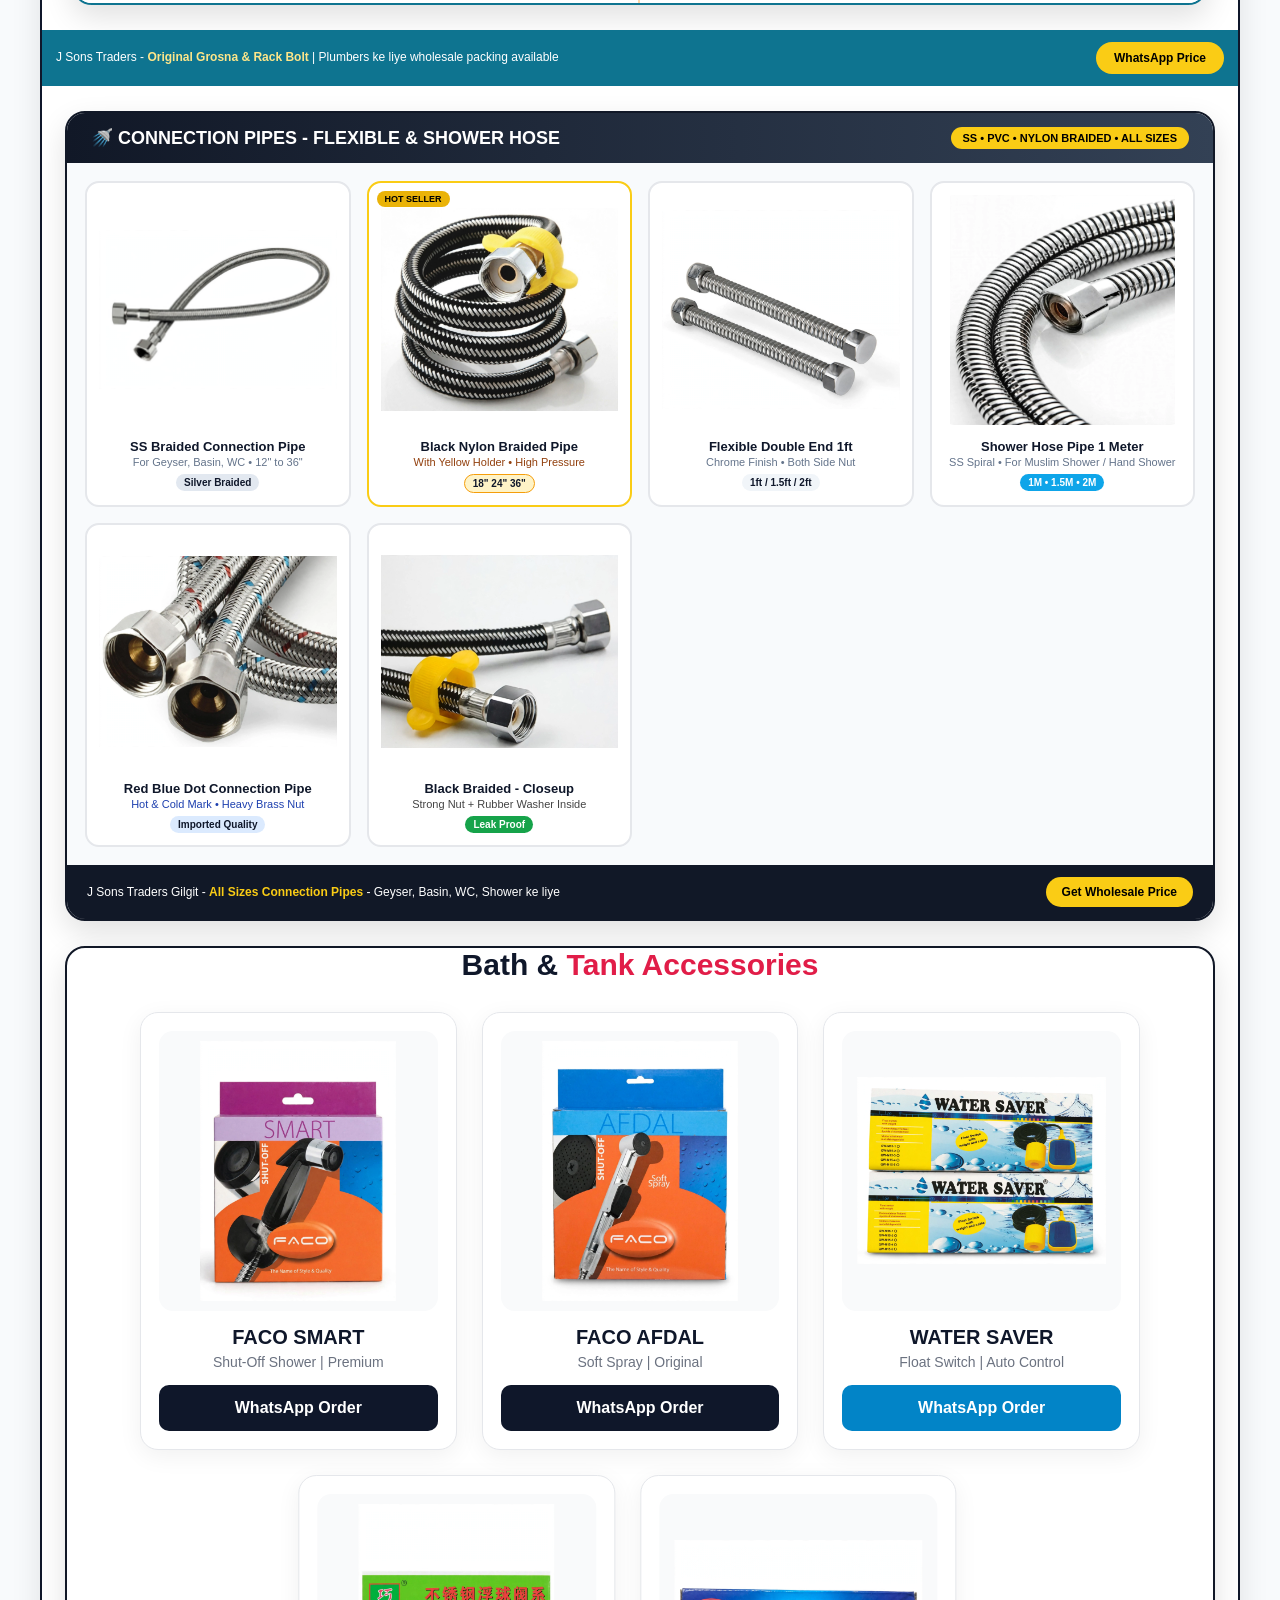
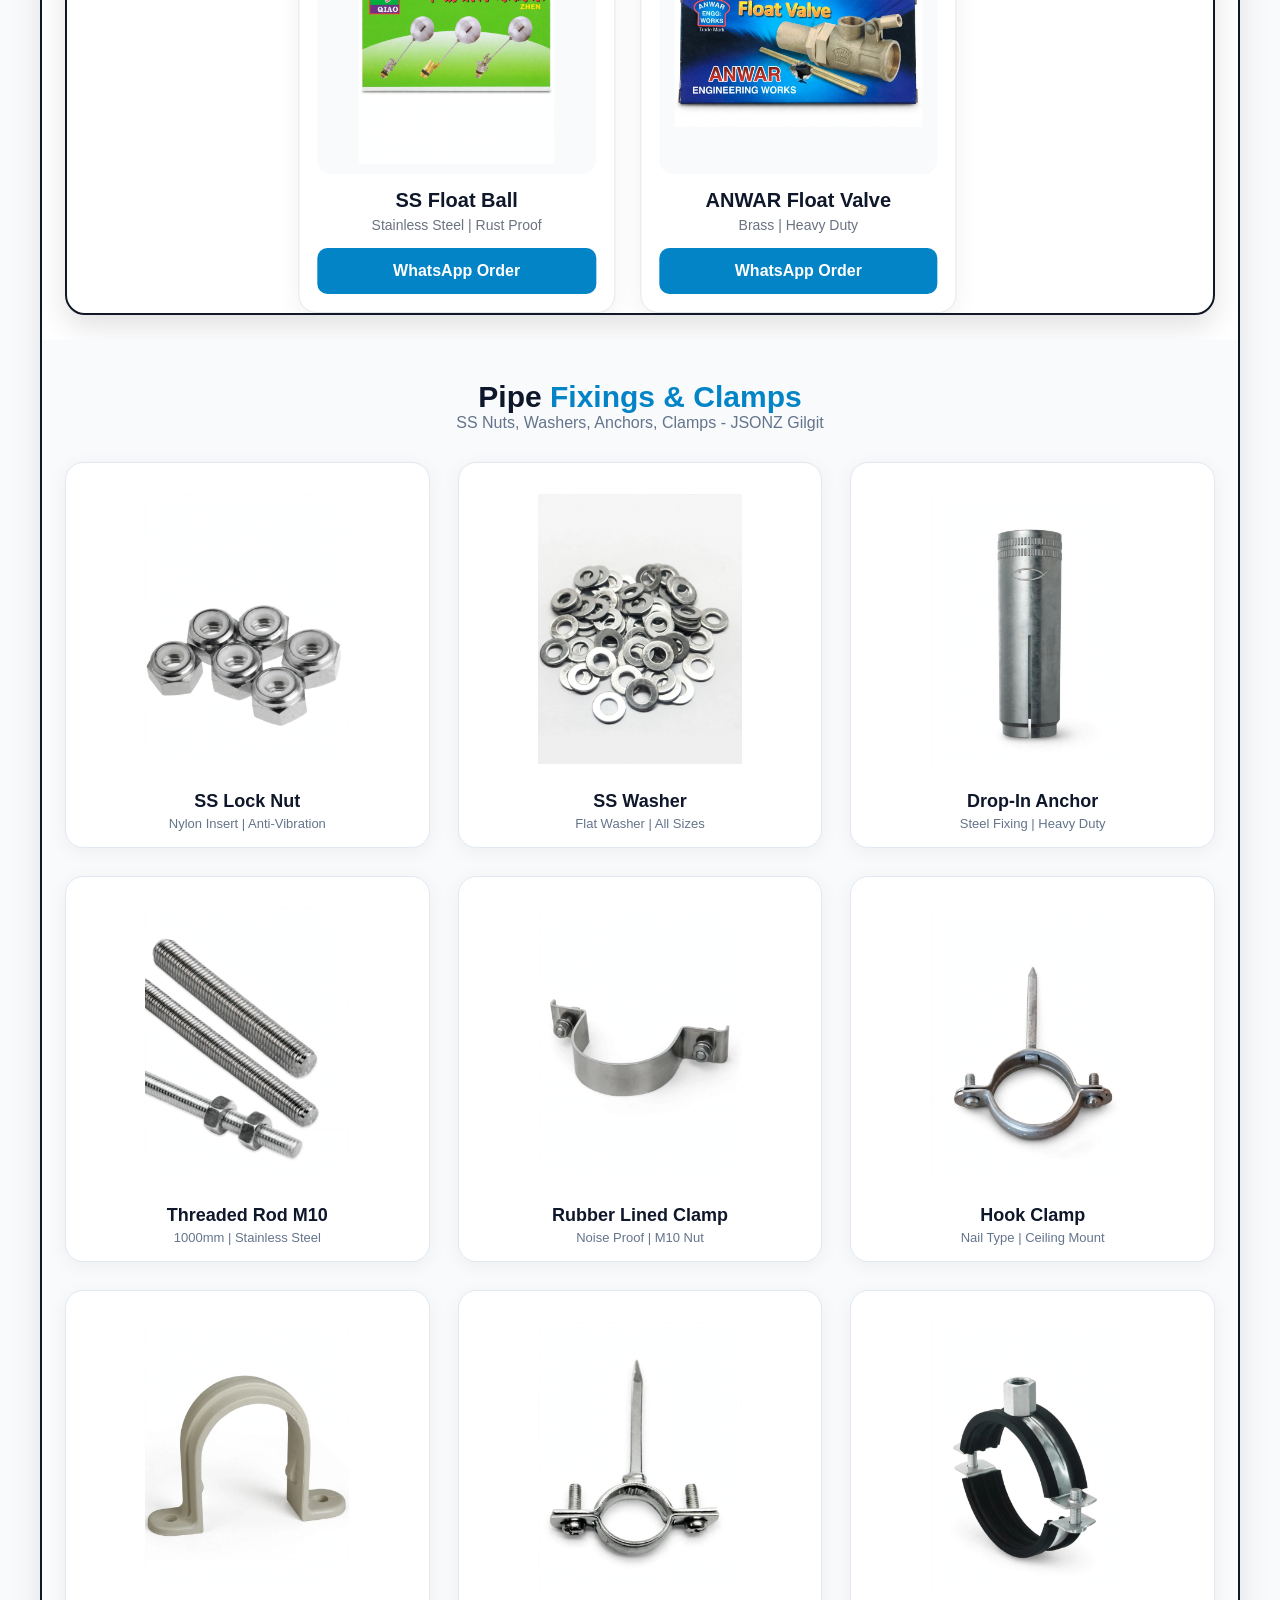
<file: products.html>
<!DOCTYPE html>
<html lang="en">
<head>
    <meta charset="UTF-8">
    <meta name="viewport" content="width=device-width, initial-scale=1.0">
    <title>Document</title>
    <style> -->
body{margin:0; font-family:Arial, sans-serif;}
.container{max-width:1180px; margin:auto; padding:20px;}
.grid{display:grid; grid-template-columns:repeat(auto-fit, minmax(320px, 1fr)); gap:22px; margin-top:25px;}
.card{background:rgb(252, 248, 248); border-radius:18px; overflow:hidden; border:1px solid #E5E7EB;}
.card-top{background:#f5f5f7; height:300px; display:flex; align-items:center; justify-content:center; padding:15px; position:relative;}
.logo-tag{position:absolute; top:12px; left:12px; background:white; padding:6px 10px; border-radius:8px; box-shadow:0 2px 8px rgba(0,0,0,0.15);}
.logo-tag img{height:22px;}
.card-top .main-img{max-width:100%; max-height:100%; object-fit:contain;}
.card-bottom{padding:20px 25px 10px 25px; background:white;}
.card-bottom h3{margin:0; color:#6B7280; font-weight:400; font-size:16px; letter-spacing:3px;}
.card-bottom h2{margin:4px 0 0 0; color:#0F172A; font-weight:900; font-size:26px;}
.size-row{display:flex; align-items:center; gap:12px; margin-top:15px;}
.plus{background:#FF8C00; width:40px; height:40px; border-radius:6px; display:flex; align-items:center; justify-content:center; color:white; font-size:24px; font-weight:bold;}
.size-row p{margin:0; color:#4B5563; font-size:12px; letter-spacing:1px;}
.btn-area{padding:0 20px 20px 20px; background:white;}
.wa-btn{display:block; text-align:center; background:#0B1120; color:white; padding:12px; border-radius:8px; text-decoration:none;font-weight:800; font-size:14px;} 

.big-product-grid{
  grid-template-columns: 1fr !important;
  max-width:400px;
  margin:0 auto;
}


@media (min-width: 768px){
  .big-product-grid{
    grid-template-columns: repeat(3, 1fr) !important;
    max-width:1000px !important;
    gap:25px !important;
  }
  .big-product-grid .big-card:nth-child(4){
    grid-column: 1 / 2;
    transform: translateX(50%);
  }
  .big-product-grid .big-card:nth-child(5){
    grid-column: 2 / 3;
    transform: translateX(50%);
  }
}

@media (min-width: 768px){
  .big-product-grid:has(> :nth-child(6)) .big-card:nth-child(4),
  .big-product-grid:has(> :nth-child(6)) .big-card:nth-child(5){
    transform: none;
    grid-column: auto;
  }
}

.fix-grid{
  grid-template-columns:1fr !important;
  max-width:420px !important;
  margin:0 auto !important;
}

@media(min-width:768px){
  .fix-grid{
    grid-template-columns:repeat(3,1fr) !important;
    max-width:1150px !important;
    gap:28px !important;
  }
}





    @media (max-width: 768px){
      section{
        width: 100% !important;
        max-width: 100% !important;
        margin: 20px auto !important;
        border-radius: 16px !important;
      }
      .gi-grid{
        grid-template-columns: 1fr !important;
        width: 100% !important;
        margin: 0 auto !important;
      }
      .gi-grid > div{
        width: 100% !important;
        margin: 0 auto !important;
        text-align: center !important;
      }
      .gi-grid > div:first-child{
        border-right: none !important;
        border-bottom: 3px solid #0f172a !important;
        padding: 10px !important;
      }
      .gi-main-img{
        height: 260px !important;
        width: 100% !important;
        margin: 0 auto !important;
        display: block !important;
      }
      .gi-thumb{
        justify-content: center !important;
        width: 100% !important;
        margin: 12px auto 0 auto !important;
      }
      .gi-content{
        padding: 18px 14px !important;
        width: 100% !important;
        margin: 0 auto !important;
        text-align: left !important;
      }
      .gi-content h1, .gi-content p{
        text-align: left !important;
      }
      .gi-content > span{
        margin: 0 auto !important;
      }
    }
  
    
    @media (max-width: 768px){
      .fittings-grid{
        grid-template-columns: 1fr !important;
      }
      .fittings-grid > div:first-child{
        border-right: none !important;
        border-bottom: 2px dashed #e2e8f0 !important;
        padding: 10px !important;
      }
      .fittings-grid > div:first-child img{
        width: 100% !important;
        max-height: 320px !important;
        height: auto !important;
        object-fit: contain !important;
      }
      .fittings-list{
        grid-template-columns: 1fr !important;
      }
    }


      
    @media (max-width: 768px){
      .nipples-grid{
        grid-template-columns: 1fr !important;
        width: 100% !important;
      }
      .nipples-grid > div{
        width: 100% !important;
        margin: 0 auto !important;
      }
      .nipples-grid img{
        height: 240px !important;
      }
      .nipples-dual{
        flex-direction: column !important;
      }
      .nipples-dual img{
        width: 100% !important;
        height: 220px !important;
      }
    }

    @media (max-width: 768px){
      .gate-grid, .sluice-grid{
        grid-template-columns: 1fr !important;
        width: 100% !important;
      }
      .gate-grid > div, .sluice-grid > div{
        width: 100% !important;
        border-right: none !important;
        border-left: none !important;
      }
      .gate-grid > div:first-child, .sluice-grid > div:first-child{
        border-bottom: 3px solid #0f172a !important;
        padding: 10px !important;
      }
      .gate-main-img, .sluice-main-img{
        height: 300px !important;
        width: 100% !important;
      }
      .gate-thumbs img, .sluice-thumbs img{
        height: 70px !important;
      }
      .gate-content, .sluice-content{
        padding: 16px !important;
        width: 100% !important;
        text-align: left !important;
      }
    }
  
  
    @media (max-width: 768px){
      .nrv-grid, .ball-grid{
        grid-template-columns: 1fr !important;
        width: 100% !important;
      }
      .nrv-grid > div, .ball-grid > div{
        width: 100% !important;
        border-right: none !important;
        border-left: none !important;
      }
      .nrv-grid > div:first-child, .ball-grid > div:first-child{
        border-bottom: 3px solid #f1f5f9 !important;
        padding: 10px !important;
      }
      .nrv-main-img, .ball-main-img{
        height: 300px !important;
        width: 100% !important;
      }
      .nrv-content, .ball-content{
        padding: 16px !important;
      }
      .nrv-thumbs img, .ball-thumbs img{
        height: 90px !important;
      }
    }
  
    @media (max-width: 768px){
      .bolt-grid{
        grid-template-columns: 1fr !important;
        width: 100% !important;
      }
      .bolt-grid > div{
        width: 100% !important;
        border-right: none !important;
      }
      .bolt-grid > div:first-child{
        border-bottom: 2px solid #fed7aa !important;
      }
      .bolt-img{
        height: 280px !important;
        width: 100% !important;
      }
      .bolt-header{
        flex-direction: column !important;
        align-items: flex-start !important;
      }
      .bolt-footer{
        flex-direction: column !important;
        text-align: center !important;
      }
    }
    
  .tank-section{font-family: 'Segoe UI', sans-serif; padding:15px; background:#f8fafc;}
  .tank-card{background:#fff; border-radius:16px; overflow:hidden; box-shadow:0 4px 20px rgba(0,0,0,0.08); margin-bottom:20px; border:1px solid #e2e8f0;}
  .tank-img{width:100%; background:#fff; padding:15px; text-align:center;}
  .tank-img img{width:100%; max-width:420px; height:auto; object-fit:contain; border-radius:12px;}
  .tank-content{padding:16px;}
  .tank-badge{display:inline-block; background:#0ea5e9; color:#fff; padding:4px 10px; border-radius:20px; font-size:12px; font-weight:700; margin-bottom:8px;}
  .tank-badge.aqua{background:#f59e0b;}
  .tank-title{font-size:20px; font-weight:800; margin:0 0 4px 0; color:#0f172a;}
  .tank-sub{font-size:13px; color:#64748b; margin-bottom:12px; font-weight:600;}
  .tank-features{display:grid; grid-template-columns:1fr 1fr; gap:8px; margin:12px 0;}
  .feat{background:#f1f5f9; padding:8px 10px; border-radius:8px; font-size:12px; font-weight:700; color:#334155; text-align:center; border:1px solid #e2e8f0;}
  .feat.highlight{background:#dcfce7; border-color:#22c55e; color:#166534;}
  .feat.repair{background:#fef3c7; border-color:#f59e0b; color:#92400e;}
  .tank-sizes{display:flex; flex-wrap:wrap; gap:6px; margin-top:10px;}
  .size-chip{border:1px solid #cbd5e1; padding:5px 10px; border-radius:20px; font-size:12px; font-weight:700; background:#fff;}
  .tank-btn{display:block; width:100%; text-align:center; background:#0ea5e9; color:#fff; padding:12px; border-radius:10px; text-decoration:none; font-weight:800; margin-top:14px; font-size:14px;}
  .tank-btn.aqua-btn{background:#0f172a;}
  @media(min-width:768px){
    .tank-container{display:grid; grid-template-columns:1fr 1fr; gap:20px; max-width:1100px; margin:auto;}
  }

  .pprc-section{font-family:'Segoe UI',sans-serif; padding:15px; background:#f8fafc;}
  .pprc-card{background:#fff; border-radius:18px; overflow:hidden; box-shadow:0 6px 25px rgba(0,0,0,0.08); border:1px solid #e2e8f0; max-width:1100px; margin:auto;}
  .pprc-img{width:100%; background:#fff; padding:15px; text-align:center;}
  .pprc-img img{width:100%; max-width:480px; height:auto; border-radius:12px;}
  .pprc-content{padding:18px;}
  .pprc-badge{background:#0ea5e9; color:#fff; padding:5px 12px; border-radius:20px; font-size:12px; font-weight:800; display:inline-block;}
  .pprc-title{font-size:21px; font-weight:900; margin:10px 0 4px 0; color:#0f172a;}
  .pprc-sub{font-size:13px; color:#64748b; font-weight:600; margin-bottom:14px;}
  .pprc-grid{display:grid; grid-template-columns:1fr 1fr; gap:8px; margin:12px 0;}
  .p-feat{background:#f1f5f9; border:1px solid #e2e8f0; padding:8px; border-radius:10px; font-size:12px; font-weight:700; text-align:center;}
  .p-feat.hi{background:#e0f2fe; color:#0369a1; border-color:#7dd3fc;}
  .size-box{display:flex; flex-wrap:wrap; gap:6px; margin:12px 0;}
  .size-chip{background:#fff; border:1px solid #cbd5e1; padding:6px 12px; border-radius:20px; font-size:12px; font-weight:800;}
  .size-chip.big{background:#0f172a; color:#fff;}
  .p-btn{display:block; width:100%; text-align:center; background:#0ea5e9; color:#fff; padding:12px; border-radius:10px; text-decoration:none; font-weight:800; margin-top:12px;}
  @media(min-width:768px){
    .pprc-card{display:grid; grid-template-columns:1fr 1fr; align-items:center;}
  }
  

  .tank-con-sec{font-family:'Segoe UI',sans-serif; padding:15px; background:#f8fafc;}
  .tank-con-card{background:#fff; border-radius:16px; border:1px solid #e2e8f0; box-shadow:0 4px 15px rgba(0,0,0,0.06); max-width:600px; margin:auto; overflow:hidden;}
  /* 2 IMAGE EK LINE ME - NORMAL SIZE */
  .img-row{display:flex; gap:10px; padding:12px; justify-content:center; background:#fff;}
  .img-box{flex:1; border:1px solid #e2e8f0; border-radius:10px; padding:8px; text-align:center; background:#fff; max-width:50%;}
  .img-box img{width:100%; height:140px; object-fit:contain; border-radius:6px;}
  .img-box p{font-size:10px; color:#64748b; margin:6px 0 0 0; font-weight:600;}
  .con-content{padding:14px;}
  .con-badge{background:#334155; color:#fff; font-size:11px; padding:4px 10px; border-radius:20px; font-weight:800; display:inline-block;}
  .con-title{font-size:18px; font-weight:800; margin:8px 0 3px 0; color:#0f172a;}
  .con-sub{font-size:12px; color:#64748b; margin-bottom:10px;}
  .con-feat{display:flex; gap:6px; flex-wrap:wrap; margin:8px 0;}
  .c-feat{font-size:11px; background:#f1f5f9; border:1px solid #e2e8f0; padding:5px 8px; border-radius:15px; font-weight:700;}
  .c-feat.ss{background:#e0f2fe; color:#0369a1;}
  .size-line{font-size:11px; margin:10px 0; color:#334155; line-height:1.5;}
  .con-btn{display:block; background:#0f172a; color:#fff; text-align:center; padding:10px; border-radius:8px; text-decoration:none; font-weight:800; font-size:13px; margin-top:10px;}


  
  .mh-section{font-family:'Segoe UI',sans-serif; padding:12px; background:#f8fafc;}
  .mh-grid{display:grid; grid-template-columns:1fr 1fr; gap:12px; max-width:1100px; margin:auto;}
  @media(min-width:768px){ .mh-grid{grid-template-columns:1fr 1fr 1fr;} }
  .mh-card{background:#fff; border-radius:14px; overflow:hidden; border:1px solid #e2e8f0; box-shadow:0 4px 12px rgba(0,0,0,0.06); position:relative;}
  .mh-badge{position:absolute; top:6px; left:6px; font-size:9px; font-weight:800; padding:3px 7px; border-radius:10px; z-index:2; color:#fff;}
  .b-volvo{background:#0ea5e9;} .b-atlas{background:#334155;} .b-prince{background:#f59e0b;} .b-pprc{background:#10b981;}
  .mh-img{height:160px; background:#fff; display:flex; align-items:center; justify-content:center; padding:8px;}
  .mh-img img{max-height:145px; max-width:100%; object-fit:contain;}
  .mh-info{padding:10px;}
  .mh-title{font-size:12px; font-weight:800; margin:0; color:#0f172a; line-height:1.3;}
  .mh-sub{font-size:10px; color:#64748b; margin:3px 0;}
  .mh-sizes{font-size:9px; background:#f1f5f9; padding:4px 6px; border-radius:6px; margin:6px 0; font-weight:600;}
  .mh-btn{display:block; background:#0f172a; color:#fff; text-align:center; padding:7px; border-radius:8px; text-decoration:none; font-size:11px; font-weight:800; margin-top:6px;}
  .mh-btn.blue{background:#0ea5e9;}






*{box-sizing:border-box; margin:0; padding:0}
body{font-family:Inter, Arial, sans-serif; background:#f8fafc; color:#0f172a}
a{text-decoration:none}
.container{max-width:1200px; margin:auto; padding:15px}

/* TOP FILTER */
.filter-bar{display:flex; gap:8px; overflow-x:auto; padding:15px; background:white; position:sticky; top:0; z-index:99; border-bottom:2px solid #e2e8f0; white-space:nowrap}
.filter-bar a{padding:8px 16px; border-radius:20px; border:1.5px solid #0f172a; font-size:13px; font-weight:800; color:#0f172a; background:white}
.filter-bar a.active,.filter-bar a:hover{background:#0f172a; color:white}

/* SECTION TITLE */
.sec-title{text-align:center; font-size:24px; font-weight:900; margin:40px 0 20px 0; color:#0f172a}
.sec-title span{color:#f97316}

/* GRID SYSTEM - MOBILE FIX */
.grid{display:grid; grid-template-columns:1fr; gap:16px}
@media(min-width:600px){.grid{grid-template-columns:1fr 1fr}}
@media(min-width:900px){.grid{grid-template-columns:repeat(3,1fr)}}
.card{background:white; border-radius:16px; overflow:hidden; border:1px solid #e2e8f0; box-shadow:0 4px 12px rgba(0,0,0,0.05)}
.card img{width:100%; height:200px; object-fit:contain; background:white; padding:10px}
.card-body{padding:14px}
.card-body h3{font-size:15px; font-weight:800}
.card-body p{font-size:12px; color:#64748b; margin-top:4px}

/* GI COMBO */
.gi-group{background:white; border-radius:20px; border:2px solid #0f172a; overflow:hidden; margin-bottom:30px}
.gi-group img{width:100%; max-height:400px; object-fit:contain}

/* VALVES */
.valve-grid{grid-template-columns:1fr}
@media(min-width:768px){.valve-grid{grid-template-columns:1.2fr 1fr}}













</style>
</head>
<body>
    
    <section id="products">
          <a href="index.html" style="color:#94A3B8; text-decoration:none; font-size:13px;">← Back to Home</a>
  <h2 style=" text-align: center;"> <span style="color: coral;">Our Products</span> - HDPE, UPVC, PPRC & GI</h2>
  <!-- PRODUCTS SECTION WITH SHAPES - JSONZ -->
<section id="products" style="padding:60px 20px; background:#f8fafc;">
  <h2 style="text-align:center; font-size:32px; font-weight:800; margin-bottom:40px;">Our Product Range</h2>
  
  <div style="display:grid; grid-template-columns: repeat(auto-fit, minmax(280px, 1fr)); gap:25px; max-width:1100px; margin:0 auto;">

    <!-- 1. HDPE Card -->
    <div style="background:white; border-radius:20px; padding:25px; box-shadow:0 10px 30px rgba(0,0,0,0.08); text-align:center; border-top:5px solid #2563eb;">
      <img src="images/logo pe pipes.jpg" style="width:120px; margin:0 auto 15px;">
      <h3 style="font-weight:800; font-size:20px;">HDPE Pipes</h3>
      <p style="color:#64748b; font-size:14px; margin:10px 0;">High pressure, blue stripe, 20mm to 630mm</p>
      <img src="images/hdp1.jpg" style="width:100%; border-radius:12px; margin-top:15px; height:180px; object-fit:cover;">
    </div>

    <!-- 2. UPVC Card -->
    <div style="background:white; border-radius:20px; padding:25px; box-shadow:0 10px 30px rgba(0,0,0,0.08); text-align:center; border-top:5px solid #f59e0b;">
      <div style="width:80px; height:80px; background:#fef3c7; border-radius:50%; display:flex; align-items:center; justify-content:center; margin:0 auto 15px; font-size:40px;">🟠</div>
      <h3 style="font-weight:800; font-size:20px;">UPVC Pipes</h3>
      <p style="color:#64748b; font-size:14px; margin:10px 0;">For water supply & drainage systems</p>
      <img src="images/upvc p.jpg" style="width:100%; border-radius:12px; margin-top:15px; height:180px; object-fit:cover;">
    </div>

    <!-- 3. PPRC Card -->
    <div style="background:white; border-radius:20px; padding:25px; box-shadow:0 10px 30px rgba(0,0,0,0.08); text-align:center; border-top:5px solid #16a34a;">
      <div style="width:80px; height:80px; background:#dcfce7; border-radius:50%; display:flex; align-items:center; justify-content:center; margin:0 auto 15px; font-size:40px;">🟢</div>
      <h3 style="font-weight:800; font-size:20px;">PPRC Pipes</h3>
      <p style="color:#64748b; font-size:14px; margin:10px 0;">Hot & cold water, green premium quality</p>
      <img src="images/pprc.jpg" style="width:100%; border-radius:12px; margin-top:15px; height:180px; object-fit:cover;">
    </div>

  </div>
  </section>

<h2 style="color:coral; text-align: center; margin-top: 5rem;">WATER TANKS</h2>



<div class="tank-section">
  <div class="tank-container">
    
    <!-- SUPER MASTER -->
    <div class="tank-card">
      <div class="tank-img">
        <img src="images/supermaster.jpg" alt="Super Master Water Tank">
      </div>
      <div class="tank-content">
        <span class="tank-badge">SUPER MASTER</span>
        <h2 class="tank-title">Super Master Water Tank</h2>
        <p class="tank-sub">سپر ماسٹر واٹر ٹینک - The Only Food Grade in Gilgit-Baltistan</p>
        
        <div class="tank-features">
          <div class="feat highlight">🛡️ 10 Years Warranty</div>
          <div class="feat repair">🔧 Repairable Tanki</div>
          <div class="feat">✅ 100% Food Grade</div>
          <div class="feat">✅ UV Protected</div>
          <div class="feat">✅ 3 Layer Strong</div>
          <div class="feat">✅ Leakage Proof</div>
        </div>

        <p style="font-size:12px; font-weight:700; margin:10px 0 5px 0; color:#0f172a;">Available Sizes (LTR):</p>
        <div class="tank-sizes">
          <span class="size-chip">500L</span>
          <span class="size-chip">600L</span>
          <span class="size-chip">800L</span>
          <span class="size-chip">1000L</span>
          <span class="size-chip">1200L</span>
          <span class="size-chip">1800L</span>
          <span class="size-chip">2000L</span>
        </div>
        <a href="tel:03456264638" class="tank-btn">📞 Price Ke Liye Rabta Karein</a>
      </div>
    </div>

    <!-- AQUA -->
    <div class="tank-card">
      <div class="tank-img">
        <img src="images/aqua.jpg" alt="Aqua Water Tank">
      </div>
      <div class="tank-content">
        <span class="tank-badge aqua">AQUA ALPINE</span>
        <h2 class="tank-title">AQUA Roto Mold Tanks</h2>
        <p class="tank-sub">AQUA Alpine Private Limited - Heavy Duty</p>
        
        <div class="tank-features">
          <div class="feat highlight">🛡️ 10 Years Warranty</div>
          <div class="feat repair">🔧 Repairable Tanki</div>
          <div class="feat">✅ Roto Mold Tech</div>
          <div class="feat">✅ Extra Strong</div>
          <div class="feat">✅ Long Life</div>
          <div class="feat">✅ All Weather</div>
        </div>

        <p style="font-size:12px; font-weight:700; margin:10px 0 5px 0; color:#0f172a;">Available Sizes (LTR):</p>
        <div class="tank-sizes">
          <span class="size-chip">500L</span>
          <span class="size-chip">800L</span>
          <span class="size-chip">1000L</span>
          <span class="size-chip">1200L</span>
          <span class="size-chip">1500L</span>
          <span class="size-chip">2000L</span>
          <span class="size-chip">3000L</span>
        </div>
        <a href="tel:03456264638" class="tank-btn aqua-btn">📞 Price Ke Liye Rabta Karein</a>
      </div>
    </div>

  </div>
</div>






      <h2 style="color: chocolate; text-align: center;">Conduite Pipes & Fittings</h2>
<div style="max-width:1150px; margin:40px auto 0; background:#f8fafc; border-radius:20px; padding:30px; border:1px solid #e2e8f0; display:flex; flex-wrap:wrap; gap:30px; align-items:center;">

  <!-- Left Text -->
  <div style="flex:1; min-width:300px;">
    <h2 style="font-size:26px; font-weight:900; color:#0f172a; margin-bottom:5px;">
      <span style="color:#dc2626;">POPULAR</span> <span style="color:#16a34a;">Electrical Conduit Pipes & Fittings</span>
    </h2>
    <p style="font-size:14px; font-weight:700; color:#475569; margin-bottom:25px;">PS-1905 Equivalent to BS-6099</p>
    
    <h3 style="font-size:20px; font-weight:800; margin-bottom:15px;">Salient Features</h3>
    <ul style="list-style:none; padding:0; margin:0;">
      <li style="display:flex; gap:10px; margin-bottom:12px; font-size:15px; color:#334155;">
        <span style="background:#dcfce7; color:#16a34a; width:24px; height:24px; border-radius:50%; display:flex; align-items:center; justify-content:center; font-weight:900; flex-shrink:0;">✓</span>
        Prevent Electrical Shocks
      </li>
      <li style="display:flex; gap:10px; margin-bottom:12px; font-size:15px; color:#334155;">
        <span style="background:#dcfce7; color:#16a34a; width:24px; height:24px; border-radius:50%; display:flex; align-items:center; justify-content:center; font-weight:900; flex-shrink:0;">✓</span>
        High Mechanical Strength
      </li>
      <li style="display:flex; gap:10px; margin-bottom:12px; font-size:15px; color:#334155;">
        <span style="background:#dcfce7; color:#16a34a; width:24px; height:24px; border-radius:50%; display:flex; align-items:center; justify-content:center; font-weight:900; flex-shrink:0;">✓</span>
        Self Extinguishing
      </li>
      <li style="display:flex; gap:10px; margin-bottom:12px; font-size:15px; color:#334155;">
        <span style="background:#dcfce7; color:#16a34a; width:24px; height:24px; border-radius:50%; display:flex; align-items:center; justify-content:center; font-weight:900; flex-shrink:0;">✓</span>
        Heavy Duty & Long Lasting
      </li>
    </ul>
  </div>

  <!-- Right Image - New HD Box -->
  <div style="flex:1; min-width:320px; background:white; border-radius:15px; padding:20px; text-align:center;">
    <img src="images/conduite items.jpg" alt="Conduit Box" style="width:100%; max-width:500px; object-fit:contain;">
  </div>
  <div class="container">

  <div style="text-align:center; background:white; padding:20px; border-radius:16px; margin-bottom:20px;">
    <img src="images/hydroplast logo.jpg" style="height:55px;">
    <h2 style="color:#0B1120; margin:10px 0 0 0;">Official Distributor - JSONZ Trading Gilgit Baltistan</h2>
  </div>

  <div class="grid">

    <!-- 1. PP Compression -->
    <div class="card">
      <div class="card-top">
        <!-- <div class="logo-tag"><img src="hydroplast-logo.png"></div> -->
        <img class="main-img" src="images/comp.jpg">
      </div>
      <div class="card-bottom">
        <h3>PP COMPRESSION</h3><h2>FITTINGS</h2>
        <div class="size-row"><div class="plus">+</div><p>SIZES: (20MM) TO (110MM)</p></div>
      </div>
      <div class="btn-area"><a class="wa-btn" href="https://wa.me/03456264638?text=PP Compression rate?">Get Price on WhatsApp</a></div>
    </div>

    <!-- 2. HDPE 100 -->
    <div class="card">
      <div class="card-top">
        <!-- <div class="logo-tag"><img src="/imagess/hydroplast.jpg"></div> -->
        <img class="main-img" src="images/hydrop.jpg">
      </div>
      <div class="card-bottom">
        <h3>HDPE 100</h3><h2>PE FITTINGS</h2>
        <div class="size-row"><div class="plus">+</div><p>SIZES: (63MM) TO (800MM)</p></div>
      </div>
      <div class="btn-area"><a class="wa-btn" href="https://wa.me/03456264638?text=HDPE 100 rate?">Get Price on WhatsApp</a></div>
    </div>

    <!-- 3. UPVC -->
    <div class="card">
      <div class="card-top">
        <!-- <div class="logo-tag"><img src="hydroplast-logo.png"></div> -->
        <img class="main-img" src="images/hydroplast.jpg">
      </div>
      <div class="card-bottom">
        <h3>UPVC</h3><h2>UPVC FITTINGS</h2>
        <div class="size-row"><div class="plus">+</div><p>SIZES: 1/2 (20MM) TO 12 (315MM)</p></div>
      </div>
      <div class="btn-area"><a class="wa-btn" href="https://wa.me/03456264638?text=UPVC Fitting rate?">Get Price on WhatsApp</a></div>
    </div>

  </div>
</div>




   <section style="text-align:center; background:white; padding:20px; border-radius:16px; margin-bottom:20px; margin-top: 50px;">

  <div class="gi-grid" style="display:grid; grid-template-columns:1.2fr 1fr; gap:0; background:#f8fafc; width:100%; margin:0 auto;">
    
    <div style="background:white; padding:15px; border-right:3px solid #0f172a; box-sizing:border-box; width:100%;">
      <img class="gi-main-img" src="images/gipipepic.jpg" alt="IIL GI Pipes" style="width:100%; height:380px; object-fit:contain; border-radius:14px; background:white; display:block; margin:0 auto;">
      <div class="gi-thumb" style="display:flex; gap:10px; margin-top:12px; width:100%; justify-content:center;">
        <div style="flex:1; max-width:110px; border:2px solid #0f172a; border-radius:8px; overflow:hidden;"><img src="images/gipipe pic2.jpg" style="width:100%; height:70px; object-fit:cover;"></div>
        <div style="flex:1; max-width:110px; border:1px solid #e2e8f0; border-radius:8px; overflow:hidden; opacity:0.7;"><img src="images/gi pipes.jpg" style="width:100%; height:70px; object-fit:cover;"></div>
        <div style="flex:1; max-width:110px; border:1px solid #e2e8f0; border-radius:8px; overflow:hidden; opacity:0.7;"><img src="images/gipipepic.jpg" style="width:100%; height:70px; object-fit:cover;"></div>
      </div>
    </div>

    <div class="gi-content" style="padding:28px; box-sizing:border-box; width:100%; margin:0 auto;">
      <span style="background:#0f172a; color:white; padding:5px 14px; border-radius:20px; font-size:11px; font-weight:800; letter-spacing:1px; display:inline-block;">IIL CERTIFIED - CE APPROVED</span>
      
      <h1 style="font-size:26px; font-weight:900; color:#0f172a; margin-top:15px; line-height:1.2;">IIL Galvanized Iron Pipes (GI)</h1>
      
      <p style="color:#334155; font-size:14px; line-height:1.7; margin-top:15px;">IIL galvanized (GI) pipes are made from <b>prime quality steel coil</b> and galvanized using the highest quality zinc.</p>
      <p style="color:#475569; font-size:14px; line-height:1.7; margin-top:10px;">IIL Galvanized Iron (GI) pipes are <b>corrosion and rust resistant</b> pipes that are ideal for the transmission of potable water, natural gas, oil and other fluids. They are also used in fencing, low cost shelters and general fabrication.</p>

      <div style="background:#f1f5f9; border-left:4px solid #0f172a; padding:12px 15px; border-radius:0 12px 12px 0; margin-top:18px; width:100%; box-sizing:border-box;">
        <p style="font-size:12px; color:#334155; font-weight:600; margin:0;">Standards: BS EN 10255:2004, ASTM A53, ASTM A795, EN39, SLS829:2009</p>
        <p style="font-size:13px; color:#0f172a; font-weight:800; margin-top:6px;">Available: 15mm (1/2”) to 200mm (8”) | Thickness: 1.80mm to 5.40mm</p>
      </div>

      <div style="display:flex; gap:10px; margin-top:20px; flex-wrap:wrap; justify-content:flex-start;">
        <span style="background:#dcfce7; color:#166534; padding:6px 12px; border-radius:20px; font-size:11px; font-weight:800;">✓ Rust Proof</span>
        <span style="background:#dbeafe; color:#1e40af; padding:6px 12px; border-radius:20px; font-size:11px; font-weight:800;">✓ Potable Water</span>
        <span style="background:#fef3c7; color:#92400e; padding:6px 12px; border-radius:20px; font-size:11px; font-weight:800;">✓ CE Certified</span>
      </div>

      <a href="https://wa.me/923456264638?text=IIL%20GI%20Pipe%20Rate%20List" style="display:block; width:100%; margin-top:20px; background:#0f172a; color:white; padding:13px 24px; border-radius:10px; text-decoration:none; font-weight:800; font-size:13px; text-align:center; box-sizing:border-box;">Get Price List on WhatsApp</a>

    </div>
  </div>
  </section>


<!-- JSONZ - GI PIPE NIPPLES STOCK - CLEAN DISPLAY -->
<section style="max-width:1200px; width:100%; margin:50px auto 20px auto; background:white; padding:20px 14px; border-radius:16px; font-family:Inter, sans-serif; box-sizing:border-box; overflow:hidden;">


  
  <div style="text-align:center; margin-bottom:25px; width:100%;">
    <h2 style="font-weight:900; font-size:22px; color:#0f172a; margin:0;">GI Pipe Nipples - Full Stock Available</h2>
    <p style="color:#64748b; margin-top:6px; font-size:13px;">All Sizes: 1/2" to 6" | Ready in Gilgit Store | Juma Khan & Sons</p>
    <span style="background:#16a34a; color:white; padding:6px 18px; border-radius:20px; font-size:11px; font-weight:800; display:inline-block; margin-top:12px;">ALL SIZES IN STOCK</span>
  </div>

  <div class="nipples-grid" style="display:grid; grid-template-columns: repeat(auto-fit, minmax(300px, 1fr)); gap:16px; width:100%; margin:0 auto;">

    <!-- Pic 1 -->
    <div style="background:white; border:3px solid #0f172a; border-radius:18px; overflow:hidden; box-shadow:0 8px 20px rgba(0,0,0,0.08); width:100%; box-sizing:border-box;">
      <img src="images/GIpipes nipples.jpeg" style="width:100%; height:300px; object-fit:contain; background:white; padding:10px; box-sizing:border-box;">
      <div style="padding:12px; text-align:center; border-top:3px solid #0f172a;">
        <h3 style="font-weight:800; margin:0; font-size:14px;">Complete Rack Display - 1/2" to 4"</h3>
        <p style="font-size:11px; color:#64748b; margin-top:4px;">Organized Stock - Ready for Sale</p>
      </div>
    </div>

    <!-- Pic 2 -->
    <div style="background:white; border:3px solid #f59e0b; border-radius:18px; overflow:hidden; box-shadow:0 8px 20px rgba(245,158,11,0.2); width:100%; box-sizing:border-box;">
      <img src="images/pipesniples2.jpeg" style="width:100%; height:300px; object-fit:contain; background:white; padding:10px; box-sizing:border-box;">
      <div style="padding:12px; text-align:center; background:#fffbeb; border-top:3px solid #f59e0b;">
        <h3 style="font-weight:800; margin:0; color:#d97706; font-size:14px;">Catalog Style - All Sizes Nipples</h3>
        <p style="font-size:11px; color:#92400e; margin-top:4px;">Most Selling - Clean Packing</p>
      </div>
    </div>

    <!-- Pic 3 -->
    <div style="background:white; border:3px solid #16a34a; border-radius:18px; overflow:hidden; box-shadow:0 8px 20px rgba(0,0,0,0.08); width:100%; box-sizing:border-box;">
      <img src="images/pipenipples3.jpeg" style="width:100%; height:300px; object-fit:contain; background:white; padding:10px; box-sizing:border-box;">
      <div style="padding:12px; text-align:center; border-top:3px solid #16a34a;">
        <h3 style="font-weight:800; margin:0; font-size:14px;">Long & Short Nipples Mix</h3>
        <p style="font-size:11px; color:#64748b; margin-top:4px;">1 inch to 12 inch length</p>
      </div>
    </div>

    <!-- Pic 4 & 5 - Full Stock -->
    <div style="background:white; border:3px solid #0f172a; border-radius:18px; overflow:hidden; width:100%; box-sizing:border-box;">
      <div class="nipples-dual" style="display:flex; gap:0; background:white; width:100%;">
        <img src="images/pipenipples4.jpeg" style="width:50%; height:280px; object-fit:contain; padding:6px; box-sizing:border-box;">
        <img src="images/pipenipples3.jpeg" style="width:50%; height:280px; object-fit:contain; padding:6px; box-sizing:border-box;">
      </div>
      <div style="padding:12px; text-align:center; background:#0f172a; color:white;">
        <h3 style="font-weight:800; margin:0; font-size:14px;">Full Stock View - Gilgit Shop</h3>
        <p style="font-size:11px; color:#94a3b8; margin-top:4px;">Visit: Juma Khan & Sons - Main Market</p>
      </div>
    </div>

  </div>
</div>
</section>

<!-- GI FITTINGS - BELOW GI PIPES PORTION -->
<section style="max-width:1200px; width:95%; margin:12 0px 40px 30px; background:white; border-radius:22px; overflow:hidden; border:2px solid #334155; box-shadow:0 12px 30px rgba(0,0,0,0.08); font-family:Inter, sans-serif; box-sizing:border-box; align-self: center; ">


  <div style="background:#0f172a; padding:14px 16px; display:flex; justify-content:space-between; align-items:center; flex-wrap:wrap; gap:8px;">
    <h2 style="color:white; font-weight:900; font-size:16px; margin:0;">GI Fittings - Complete Range</h2>
    <span style="background:#f59e0b; color:black; padding:5px 12px; border-radius:20px; font-size:10px; font-weight:900;">ALL SIZES STOCK</span>
  </div>

  <div class="fittings-grid" style="display:grid; grid-template-columns:1fr 1.1fr; gap:0; width:100%;">

    <!-- Left - HD Fittings Image - MOBILE PE UPAR BADA -->
    <div style="background:white; padding:14px; display:flex; align-items:center; justify-content:center; border-right:2px dashed #e2e8f0; box-sizing:border-box; width:100%;">
      <img src="images/gifittings.jpg" alt="GI Fittings" style="width:100%; max-height:400px; height:380px; object-fit:contain; display:block; margin:0 auto;">
    </div>

    <!-- Right -->
    <div style="padding:16px; background:#f8fafc; box-sizing:border-box; width:100%;">
      
      <p style="font-size:13px; color:#475569; line-height:1.6; margin-bottom:14px;">
        High quality galvanized fittings for IIL GI pipes. Rust proof, heavy duty, long life. 1/2" to 4" all items available at <b>Juma Khan & Sons, Gilgit.</b>
      </p>

      <div class="fittings-list" style="display:grid; grid-template-columns:1fr 1fr; gap:10px; width:100%;">

        <div style="background:white; border:2px solid #0f172a; border-radius:12px; padding:10px 12px; display:flex; justify-content:space-between; align-items:center; box-sizing:border-box;">
          <span style="font-weight:800; font-size:12px;">GI Elbow</span> <span style="font-size:10px; background:#f1f5f9; padding:3px 8px; border-radius:10px;">1/2" - 4"</span>
        </div>
        <div style="background:white; border:2px solid #0f172a; border-radius:12px; padding:10px 12px; display:flex; justify-content:space-between; align-items:center; box-sizing:border-box;">
          <span style="font-weight:800; font-size:12px;">GI Tee</span> <span style="font-size:10px; background:#f1f5f9; padding:3px 8px; border-radius:10px;">1/2" - 4"</span>
        </div>
        <div style="background:white; border:2px solid #0f172a; border-radius:12px; padding:10px 12px; display:flex; justify-content:space-between; align-items:center; box-sizing:border-box;">
          <span style="font-weight:800; font-size:12px;">GI Socket</span> <span style="font-size:10px; background:#f1f5f9; padding:3px 8px; border-radius:10px;">1/2" - 4"</span>
        </div>
        <div style="background:white; border:2px solid #0f172a; border-radius:12px; padding:10px 12px; display:flex; justify-content:space-between; align-items:center; box-sizing:border-box;">
          <span style="font-weight:800; font-size:12px;">GI Union</span> <span style="font-size:10px; background:#f1f5f9; padding:3px 8px; border-radius:10px;">1/2" - 2"</span>
        </div>
        <div style="background:white; border:2px solid #0f172a; border-radius:12px; padding:10px 12px; display:flex; justify-content:space-between; align-items:center; box-sizing:border-box;">
          <span style="font-weight:800; font-size:12px;">GI Nipple</span> <span style="font-size:10px; background:#dcfce7; padding:3px 8px; border-radius:10px; color:#166534;">All Length</span>
        </div>
        <div style="background:white; border:2px solid #f59e0b; border-radius:12px; padding:10px 12px; display:flex; justify-content:space-between; align-items:center; box-sizing:border-box;">
          <span style="font-weight:800; font-size:12px;">GI Cap / Plug</span> <span style="font-size:10px; background:#fffbeb; padding:3px 8px; border-radius:10px;">1/2" - 4"</span>
        </div>
        <div style="background:white; border:2px solid #0f172a; border-radius:12px; padding:10px 12px; display:flex; justify-content:space-between; align-items:center; box-sizing:border-box;">
          <span style="font-weight:800; font-size:12px;">GI Bush / Reducer</span> <span style="font-size:10px; background:#f1f5f9; padding:3px 8px; border-radius:10px;">All Sizes</span>
        </div>
        <div style="background:white; border:2px solid #0f172a; border-radius:12px; padding:10px 12px; display:flex; justify-content:space-between; align-items:center; box-sizing:border-box;">
          <span style="font-weight:800; font-size:12px;">GI Bend / Cross</span> <span style="font-size:10px; background:#f1f5f9; padding:3px 8px; border-radius:10px;">1/2" - 4"</span>
        </div>

      </div>

      <div style="margin-top:14px; background:white; border:2px dashed #16a34a; border-radius:12px; padding:10px; text-align:center; width:100%; box-sizing:border-box;">
        <p style="font-size:11px; font-weight:800; color:#166534; margin:0;">✓ Original China & Local - Heavy Weight ✓ Leakage Proof Threads</p>
      </div>

    </div>
  </div>
</section>
<h2 style="text-align:center; font-family:Inter, sans-serif; margin-top:30px;">Gate Valves</h2>
<section style="max-width:1200px; width:95%; margin:20px auto 40px auto; background:white; border-radius:22px; overflow:hidden; border:2px solid #0f172a; box-shadow:0 12px 30px rgba(0,0,0,0.1); font-family:Inter, sans-serif; box-sizing:border-box;">



  <div class="gate-grid" style="display:grid; grid-template-columns:1.2fr 1fr; gap:0; background:#f8fafc; width:100%; margin:0 auto;">
    
    <!-- Left - HD Gate Valve Images - MOBILE PE UPAR BADA -->
    <div style="background:white; padding:15px; border-right:3px solid #0f172a; box-sizing:border-box; width:100%;">
      <div style="border:3px solid #0f172a; border-radius:14px; overflow:hidden; background:white; position:relative; width:100%;">
        <img class="gate-main-img" src="images/gatevalve0.jpg" style="width:100%; height:380px; object-fit:contain; background:white; padding:10px; box-sizing:border-box; display:block; margin:0 auto;">
        <span style="position:absolute; top:12px; right:12px; background:#f59e0b; color:black; padding:5px 12px; border-radius:20px; font-size:11px; font-weight:900;">3/4" SIZE</span>
      </div>
      <!-- 3 Thumbs -->
      <div class="gate-thumbs" style="display:grid; grid-template-columns:1fr 1fr 1fr; gap:8px; margin-top:12px; width:100%;">
        <div style="border:3px solid #0f172a; border-radius:10px; overflow:hidden; background:white; width:100%; box-sizing:border-box;"><img src="images/gatevalve1.jpg" style="width:100%; height:85px; object-fit:contain; padding:5px; box-sizing:border-box;"><p style="text-align:center; font-size:10px; font-weight:900; margin:0; padding:5px; background:#0f172a; color:white;">3/4" VALVE</p></div>
        <div style="border:2px solid #e2e8f0; border-radius:10px; overflow:hidden; background:white; width:100%; box-sizing:border-box;"><img src="images/gatevalve2.jpg" style="width:100%; height:85px; object-fit:contain; padding:5px; box-sizing:border-box;"><p style="text-align:center; font-size:10px; font-weight:700; margin:0; padding:5px;">SIDE VIEW</p></div>
        <div style="border:2px solid #e2e8f0; border-radius:10px; overflow:hidden; background:white; width:100%; box-sizing:border-box;"><img src="images/gatevalve3.jpg" style="width:100%; height:85px; object-fit:contain; padding:5px; box-sizing:border-box;"><p style="text-align:center; font-size:10px; font-weight:700; margin:0; padding:5px;">1-1/2" VALVE</p></div>
      </div>
    </div>

    <!-- Right - Content -->
    <div class="gate-content" style="padding:28px; box-sizing:border-box; width:100%;">
      <div style="display:flex; gap:8px; align-items:center; margin-bottom:12px; flex-wrap:wrap;">
        <span style="background:#0f172a; color:white; padding:6px 14px; border-radius:20px; font-size:10px; font-weight:800;">MADE IN GUJRANWALA</span>
        <span style="background:#16a34a; color:white; padding:6px 12px; border-radius:20px; font-size:10px; font-weight:800;">ANWAR BRAND</span>
      </div>
      
      <h1 style="font-size:22px; font-weight:900; color:#0f172a; line-height:1.2; margin:0;">Anwar's Manual Full Round Gate Valve</h1>
      
      <p style="color:#334155; font-size:13px; line-height:1.7; margin-top:14px;">Discover the reliability and durability of <b>Anwar's Manual Full Round Gate Valve.</b> Manufactured in <b>Gujranwala, Pakistan,</b> Anwar has established itself as a trusted brand not only locally but all around, revered for its commitment to quality.</p>
      <p style="color:#475569; font-size:13px; line-height:1.7; margin-top:10px;">Whether you are looking for a solution for <b>gas, water, or oil applications,</b> this valve guarantees exceptional performance, leakage proof and long life.</p>

      <div style="background:#fffbeb; border-left:4px solid #f59e0b; padding:12px 14px; border-radius:0 12px 12px 0; margin-top:16px; width:100%; box-sizing:border-box;">
        <p style="font-size:12px; color:#78350f; font-weight:700; margin:0;">✓ 100% Brass Body | ✓ Blue Cast Iron Handle | ✓ Full Round Flow</p>
        <p style="font-size:12px; color:#0f172a; font-weight:900; margin-top:6px;">Available: 3/4" and 1-1/2" | Stock in Gilgit</p>
      </div>

      <div style="display:flex; gap:8px; margin-top:16px; flex-wrap:wrap;">
        <span style="background:#dcfce7; color:#166534; padding:6px 12px; border-radius:20px; font-size:10px; font-weight:800;">✓ Gas</span>
        <span style="background:#dbeafe; color:#1e40af; padding:6px 12px; border-radius:20px; font-size:10px; font-weight:800;">✓ Water</span>
        <span style="background:#fef3c7; color:#92400e; padding:6px 12px; border-radius:20px; font-size:10px; font-weight:800;">✓ Oil</span>
        <span style="background:#f1f5f9; color:#334155; padding:6px 12px; border-radius:20px; font-size:10px; font-weight:800;">Made in Pakistan</span>
      </div>

      <a href="https://wa.me/923456264638?text=Anwar%20Gate%20Valve%20Price" style="display:block; width:100%; margin-top:18px; background:#0f172a; color:white; padding:13px 20px; border-radius:10px; text-decoration:none; font-weight:800; font-size:13px; text-align:center; box-sizing:border-box;">Price on WhatsApp</a>
    </div>
  </div>
</div>
</section>

<!-- SLUICE VALVES - INDUSTRIAL HEAVY DUTY PORTION -->
<section style="max-width:1200px; width:95%; margin:0 auto 40px auto; background:white; border-radius:22px; overflow:hidden; border:2px solid #0f172a; box-shadow:0 12px 30px rgba(0,0,0,0.1); font-family:Inter, sans-serif; box-sizing:border-box;">

  <div style="background:#0f172a; padding:14px 16px; display:flex; justify-content:space-between; align-items:center; flex-wrap:wrap; gap:8px;">
    <h2 style="color:white; font-size:16px; font-weight:900; margin:0;">SLUICE / FLANGED GATE VALVES - INDUSTRIAL</h2>
    <span style="background:#f59e0b; color:black; padding:4px 12px; border-radius:20px; font-size:10px; font-weight:900;">HEAVY DUTY</span>
  </div>

  <div class="sluice-grid" style="display:grid; grid-template-columns:1.2fr 1fr; gap:0; background:#f8fafc; width:100%;">
    
    <!-- Left Images - MOBILE PE UPAR -->
    <div style="background:white; padding:15px; box-sizing:border-box; width:100%;">
      <div style="border:3px solid #0f172a; border-radius:14px; overflow:hidden; background:white; width:100%; box-sizing:border-box;">
        <img class="sluice-main-img" src="images/solovesvalves0.jpg" style="width:100%; height:340px; object-fit:contain; padding:10px; background:white; box-sizing:border-box; display:block; margin:0 auto;">
      </div>
      <div class="sluice-thumbs" style="display:grid; grid-template-columns:1fr 1fr; gap:10px; margin-top:12px; width:100%;">
        <div style="border:2px solid #0f172a; border-radius:10px; overflow:hidden; background:white; width:100%; box-sizing:border-box;"><img src="images/solovesvalves1.jpg" style="width:100%; height:120px; object-fit:contain; padding:5px; box-sizing:border-box;"><p style="text-align:center; font-size:10px; font-weight:900; margin:0; padding:5px; background:#0f172a; color:white;">DN80 3" FLANGED</p></div>
        <div style="border:2px solid #e2e8f0; border-radius:10px; overflow:hidden; background:white; width:100%; box-sizing:border-box;"><img src="images/solovesvalves2.jpg" style="width:100%; height:120px; object-fit:cover;"><p style="text-align:center; font-size:10px; font-weight:700; margin:0; padding:5px;">ON SITE USE</p></div>
      </div>
    </div>

    <!-- Right Content -->
    <div class="sluice-content" style="padding:22px; border-left:3px solid #f1f5f9; box-sizing:border-box; width:100%;">
        <h2 style="font-size:14px; color:#64748b; margin:0;">Anwar Engineering Works (Industrial Valves)</h2>
      <h3 style="font-size:20px; font-weight:900; color:#0f172a; margin:6px 0 0 0; line-height:1.2;">Flanged Sluice Gate Valve & Butterfly Valve</h3>
      
      <p style="color:#334155; font-size:13px; line-height:1.7; margin-top:12px;">Discover the reliability and durability of <b>Industrial Sluice Valves.</b> Manufactured with <b>cast iron body with blue epoxy coating,</b> these valves are trusted for water supply, fire fighting and gas pipelines.</p>
      <p style="color:#475569; font-size:13px; line-height:1.7; margin-top:10px;">Whether you are looking for <b>water, oil or gas applications</b> in Gilgit, Hunza, Skardu, this valve guarantees <b>zero leakage, full flow and long life.</b> Flanged type - easy installation.</p>

      <div style="display:grid; grid-template-columns:1fr 1fr; gap:8px; margin-top:16px; width:100%;">
        <div style="background:#f1f5f9; border-radius:8px; padding:10px; box-sizing:border-box;"><p style="font-size:9px; color:#64748b; margin:0; font-weight:700;">SIZE</p><p style="font-size:12px; color:#0f172a; font-weight:900; margin:2px 0 0 0;">DN80 (3") / DN100 / DN150</p></div>
        <div style="background:#f1f5f9; border-radius:8px; padding:10px; box-sizing:border-box;"><p style="font-size:9px; color:#64748b; margin:0; font-weight:700;">TYPE</p><p style="font-size:12px; color:#0f172a; font-weight:900; margin:2px 0 0 0;">Flanged / Butterfly</p></div>
        <div style="background:#dbeafe; border-radius:8px; padding:10px; box-sizing:border-box;"><p style="font-size:9px; color:#1e40af; margin:0; font-weight:700;">MATERIAL</p><p style="font-size:12px; color:#1e3a8a; font-weight:900; margin:2px 0 0 0;">Cast Iron - Blue Coated</p></div>
        <div style="background:#dcfce7; border-radius:8px; padding:10px; box-sizing:border-box;"><p style="font-size:9px; color:#166534; margin:0; font-weight:700;">USE</p><p style="font-size:12px; color:#14532d; font-weight:900; margin:2px 0 0 0;">Water / Gas / Oil</p></div>
      </div>

      <a href="https://wa.me/923456264638?text=Sluice%20Valve%20DN80%20Price" style="display:block; margin-top:16px; background:#0f172a; color:white; padding:13px 20px; border-radius:10px; text-decoration:none; font-weight:800; font-size:13px; width:100%; text-align:center; box-sizing:border-box;">Get Sluice Valve Price on WhatsApp</a>
    </div>
  </div>
  </div>
  </section>



<!-- FOOT VALVE + BRASS STRAINER PORTION -->
<section style="max-width:1200px; margin:0 auto 40px auto; background:white; border-radius:22px; overflow:hidden; border:2px solid #0f172a; box-shadow:0 12px 30px rgba(0,0,0,0.1); font-family:Inter, sans-serif;">
  <div style="background:#0f172a; padding:14px 28px;">
    <h2 style="color:white; font-size:18px; font-weight:900; margin:0;">FOOT VALVE & BRASS Y-STRAINER - WATER PUMP ACCESSORIES</h2>
  </div>

  <div style="display:grid; grid-template-columns:1fr 1fr; gap:0;">
    
    <!-- Foot Valve -->
    <div style="padding:18px; border-right:2px solid #f1f5f9; background:white;">
      <div style="border:3px solid #0f172a; border-radius:14px; overflow:hidden; background:white;">
        <img src="images/footvalve2.jpg" style="width:100%; height:260px; object-fit:contain; padding:12px;">
      </div>
      <h3 style="font-size:17px; font-weight:900; color:#0f172a; margin-top:14px;">Brass Foot Valve All Size Available (1" TO 6") </h3>
      <p style="font-size:13px; color:#475569; line-height:1.6; margin-top:8px;">
        Discover the reliability of <b>Brass Foot Valve</b> Used at the bottom of suction pipe - prevents water backflow, stops debris. Ideal for water pumps, tube wells, Gilgit water supply.
      </p>
      <div style="margin-top:10px;"><span style="background:#fef3c7; color:#92400e; padding:5px 10px; border-radius:20px; font-size:11px; font-weight:800;">✓ With SS Jali</span> <span style="background:#dcfce7; color:#166534; padding:5px 10px; border-radius:20px; font-size:11px; font-weight:800;">✓ Non-Return</span></div>
    </div>

    <!-- Brass Strainer -->
    <div style="padding:18px; background:white;">
      <div style="border:3px solid #e2e8f0; border-radius:14px; overflow:hidden; background:white;">
        <img src="images/brass strainer.jpg" style="width:100%; height:260px; object-fit:contain; padding:12px;">
      </div>
      <h3 style="font-size:17px; font-weight:900; color:#0f172a; margin-top:14px;">Brass Y-Strainer DN25 PN16</h3>
      <p style="font-size:13px; color:#475569; line-height:1.6; margin-top:8px;">
        <b>Brass Y-Type Strainer</b> - filters dust and particles from water line. Protects valves, pumps and meters. Made from 100% brass, easy to clean, long life. For water, oil applications.
      </p>
      <div style="margin-top:10px;"><span style="background:#dbeafe; color:#1e40af; padding:5px 10px; border-radius:20px; font-size:11px; font-weight:800;">✓ Filter Type</span> <span style="background:#f1f5f9; color:#334155; padding:5px 10px; border-radius:20px; font-size:11px; font-weight:800;">✓ DN25 (1")</span></div>
    </div>

  </div>
</div>


<!-- NON-RETURN VALVE (NRV) - CHECK VALVE PORTION -->
<section style="max-width:1200px; width:95%; margin:0 auto 40px auto; background:white; border-radius:22px; overflow:hidden; border:2px solid #0f172a; box-shadow:0 12px 30px rgba(0,0,0,0.1); font-family:Inter, sans-serif; box-sizing:border-box;">



  <div style="background:#0f172a; padding:12px 14px; display:flex; justify-content:space-between; align-items:center; flex-wrap:wrap; gap:8px;">
    <h2 style="color:white; font-size:14px; font-weight:900; margin:0; line-height:1.3;">NON-RETURN VALVE (NRV) - ONE WAY CHECK VALVE</h2>
    <span style="background:#16a34a; color:white; padding:4px 12px; border-radius:20px; font-size:10px; font-weight:800;">CHECK VALVE</span>
  </div>

  <div class="nrv-grid" style="display:grid; grid-template-columns:1.2fr 1fr; gap:0; background:#f8fafc; width:100%; margin:0 auto;">
    
    <!-- Left - HD Images - MOBILE PE UPAR BADA -->
    <div style="background:white; padding:15px; border-right:3px solid #f1f5f9; box-sizing:border-box; width:100%;">
      <div style="border:3px solid #0f172a; border-radius:14px; overflow:hidden; background:white; width:100%; box-sizing:border-box;">
        <img class="nrv-main-img" src="images/nrv3.jpg" style="width:100%; height:320px; object-fit:contain; padding:10px; background:white; display:block; margin:0 auto; box-sizing:border-box;">
      </div>
      <div class="nrv-thumbs" style="display:grid; grid-template-columns:1fr 1fr; gap:10px; margin-top:12px; width:100%;">
        <div style="border:3px solid #0f172a; border-radius:10px; overflow:hidden; background:white; width:100%; box-sizing:border-box;"><img src="images/nrv1.jpg" style="width:100%; height:110px; object-fit:contain; padding:5px; box-sizing:border-box;"><p style="text-align:center; font-size:10px; font-weight:900; margin:0; padding:5px; background:#0f172a; color:white;">2" BRASS NRV</p></div>
        <div style="border:2px solid #e2e8f0; border-radius:10px; overflow:hidden; background:white; width:100%; box-sizing:border-box;"><img src="images/nrv2.jpg" style="width:100%; height:110px; object-fit:contain; padding:5px; box-sizing:border-box;"><p style="text-align:center; font-size:10px; font-weight:700; margin:0; padding:5px;">FLANGED NRV</p></div>
      </div>
    </div>

    <!-- Right -->
    <div class="nrv-content" style="padding:22px 26px; box-sizing:border-box; width:100%;">
      <h3 style="font-size:20px; font-weight:900; color:#0f172a; margin:0; line-height:1.2;">Non-Return Valve (NRV)</h3>
      
      <p style="color:#334155; font-size:13px; line-height:1.7; margin-top:12px;"><b>Non-return valve</b> is a single-way valve that allows the fluid to flow only in <b>one direction.</b> Main importance of non-return valves is their working of allowing flow in the downstream direction and preventing the flow in the upstream direction.</p>
      <p style="color:#475569; font-size:12px; line-height:1.7; margin-top:10px;">Non-Return Valves are also known as <b>NRVs.</b> It is usually small, simple. There are various types of non-return valves but the main function is the same. It is also known as <b>one-way valve, check valve, clack valve, reflux valve, or retention valve.</b> It is available in different sizes.</p>

      <div style="background:#f0fdf4; border-left:4px solid #16a34a; padding:12px 14px; border-radius:0 12px 12px 0; margin-top:16px; width:100%; box-sizing:border-box;">
        <p style="font-size:11px; color:#14532d; font-weight:700; margin:0;">Function: Allows flow one way → Blocks reverse flow</p>
        <p style="font-size:12px; color:#0f172a; font-weight:900; margin-top:5px;">Sizes: 1/2" to 4" | Brass & CI Flanged</p>
      </div>

      <div style="display:flex; gap:8px; margin-top:16px; flex-wrap:wrap;">
        <span style="background:#fef3c7; color:#92400e; padding:5px 11px; border-radius:20px; font-size:10px; font-weight:800;">One Way</span>
        <span style="background:#dbeafe; color:#1e40af; padding:5px 11px; border-radius:20px; font-size:10px; font-weight:800;">Check Valve</span>
        <span style="background:#e0e7ff; color:#3730a3; padding:5px 11px; border-radius:20px; font-size:10px; font-weight:800;">2" & Flanged</span>
        <span style="background:#f1f5f9; color:#334155; padding:5px 11px; border-radius:20px; font-size:10px; font-weight:800;">No Back Flow</span>
      </div>

      <a href="https://wa.me/923456264638?text=NRV%20Non%20Return%20Valve%20Price" style="display:block; width:100%; margin-top:16px; background:#0f172a; color:white; padding:13px 20px; border-radius:10px; text-decoration:none; font-weight:800; font-size:13px; text-align:center; box-sizing:border-box;">Get NRV Price on WhatsApp</a>
    </div>
  </div>
</div>
</section>

<!-- BALL VALVES PORTION -->
<section style="max-width:1200px; width:95%; margin:0 auto 40px auto; background:white; border-radius:22px; overflow:hidden; border:2px solid #0f172a; box-shadow:0 12px 30px rgba(0,0,0,0.1); font-family:Inter, sans-serif; box-sizing:border-box;">

  <div style="background:#0f172a; padding:12px 14px; display:flex; justify-content:space-between; align-items:center; flex-wrap:wrap; gap:8px;">
    <h2 style="color:white; font-size:14px; font-weight:900; margin:0; line-height:1.3;">BALL VALVES - LEVER OPERATED BRASS VALVE</h2>
    <span style="background:#f59e0b; color:black; padding:4px 12px; border-radius:20px; font-size:10px; font-weight:900;">QUICK OPEN</span>
  </div>

  <div class="ball-grid" style="display:grid; grid-template-columns:1.2fr 1fr; gap:0; background:#f8fafc; width:100%; margin:0 auto;">
    
    <!-- Left - MOBILE PE UPAR BADA -->
    <div style="background:white; padding:15px; box-sizing:border-box; width:100%;">
      <div style="border:3px solid #0f172a; border-radius:14px; overflow:hidden; background:white; width:100%; box-sizing:border-box;">
        <img class="ball-main-img" src="images/ballvalve1.jpg" style="width:100%; height:320px; object-fit:contain; padding:10px; background:white; display:block; margin:0 auto; box-sizing:border-box;">
      </div>
      <div class="ball-thumbs" style="display:grid; grid-template-columns:1fr 1fr; gap:10px; margin-top:12px; width:100%;">
        <div style="border:2px solid #0f172a; border-radius:10px; overflow:hidden; background:white; width:100%; box-sizing:border-box;"><img src="images/ballvalve2.jpg" style="width:100%; height:110px; object-fit:contain; padding:5px; box-sizing:border-box;"><p style="text-align:center; font-size:10px; font-weight:900; margin:0; padding:5px; background:#0f172a; color:white;">RED HANDLE</p></div>
        <div style="border:2px solid #e2e8f0; border-radius:10px; overflow:hidden; background:white; width:100%; box-sizing:border-box;"><img src="images/ballvalve3.jpg" style="width:100%; height:110px; object-fit:contain; padding:5px; box-sizing:border-box;"><p style="text-align:center; font-size:10px; font-weight:700; margin:0; padding:5px;">BLUE - 2 SIZES</p></div>
      </div>
    </div>

    <!-- Right -->
    <div class="ball-content" style="padding:22px 26px; border-left:3px solid #f1f5f9; box-sizing:border-box; width:100%;">
      <h3 style="font-size:20px; font-weight:900; color:#0f172a; margin:0; line-height:1.2;">Brass Ball Valve DN20 & All Sizes</h3>
      
      <p style="color:#334155; font-size:13px; line-height:1.7; margin-top:12px;">Discover the power of <b>Brass Ball Valve</b> with lever handle. A quarter-turn valve that gives you <b>full flow with 90° rotation.</b> Most popular valve for water, gas and oil lines.</p>
      <p style="color:#475569; font-size:12px; line-height:1.7; margin-top:10px;">Main importance is <b>quick shut-off, leak-proof and long life.</b> It is also known as <b>lever valve, quarter-turn valve.</b> Available in Red, Yellow, Blue handles - DN15 to DN50 (1/2" to 2"). 100% Brass, PN25 pressure rated.</p>

      <div style="display:grid; grid-template-columns:1fr 1fr; gap:8px; margin-top:16px; width:100%;">
        <div style="background:#fef3c7; border-radius:8px; padding:10px; box-sizing:border-box;"><p style="font-size:9px; color:#92400e; margin:0; font-weight:700;">SIZE</p><p style="font-size:11px; color:#78350f; font-weight:900; margin:2px 0 0 0;">DN20 (1/2") + All Sizes</p></div>
        <div style="background:#f1f5f9; border-radius:8px; padding:10px; box-sizing:border-box;"><p style="font-size:9px; color:#64748b; margin:0; font-weight:700;">OPERATION</p><p style="font-size:11px; color:#0f172a; font-weight:900; margin:2px 0 0 0;">Quarter Turn - Lever</p></div>
        <div style="background:#dbeafe; border-radius:8px; padding:10px; box-sizing:border-box;"><p style="font-size:9px; color:#1e40af; margin:0; font-weight:700;">MATERIAL</p><p style="font-size:11px; color:#1e3a8a; font-weight:900; margin:2px 0 0 0;">100% Brass - PN25</p></div>
        <div style="background:#dcfce7; border-radius:8px; padding:10px; box-sizing:border-box;"><p style="font-size:9px; color:#166534; margin:0; font-weight:700;">USE</p><p style="font-size:11px; color:#14532d; font-weight:900; margin:2px 0 0 0;">Water / Gas / Oil</p></div>
      </div>

      <div style="display:flex; gap:6px; margin-top:14px; flex-wrap:wrap;">
        <span style="background:#0f172a; color:white; padding:5px 10px; border-radius:20px; font-size:10px; font-weight:800;">DN20</span>
        <span style="background:#f59e0b; color:black; padding:5px 10px; border-radius:20px; font-size:10px; font-weight:800;">Yellow Handle</span>
        <span style="background:#ef4444; color:white; padding:5px 10px; border-radius:20px; font-size:10px; font-weight:800;">Red Handle</span>
        <span style="background:#2563eb; color:white; padding:5px 10px; border-radius:20px; font-size:10px; font-weight:800;">Blue Handle</span>
      </div>

      <a href="https://wa.me/923456264638?text=Ball%20Valve%20DN20%20Price" style="display:block; margin-top:14px; background:#0f172a; color:white; padding:13px 20px; border-radius:10px; text-decoration:none; font-weight:800; font-size:13px; width:100%; text-align:center; box-sizing:border-box;">Get Ball Valve Price on WhatsApp</a>
    </div>
  </div>
</div>
</section>





<!-- J SONS - WATER TAPS & SAFETY VALVES SECTION -->
<section style="max-width:1250px; margin:20px auto; font-family:Inter,sans-serif;">
  <h2 style="text-align:center; font-weight:900; color:#0f172a;">WATER TAPS, SAFETY VALVES & DRAIN JALI</h2>
  
  <div style="display:grid; grid-template-columns:repeat(auto-fill, minmax(190px, 1fr)); gap:14px; padding:15px;">
    
    <!-- Safety -->
    <div style="border:2px solid #b45309; border-radius:12px; background:white; overflow:hidden;">
      <img src="images/saftyvalve.jpg" style="width:100%; height:170px; object-fit:contain; padding:8px; background:white;">
      <div style="padding:8px;"><b style="font-size:12px;">NABIC Safety Valve Brass</b><br><span style="font-size:10px; color:green; font-weight:700;">✓ In Stock - Lever Type</span></div>
    </div>

    <div style="border:2px solid #b45309; border-radius:12px; background:white; overflow:hidden;">
      <img src="images/saftyvalve2.jpeg" style="width:100%; height:170px; object-fit:contain; padding:8px; background:white;">
      <div style="padding:8px;"><b style="font-size:12px;">TUV/CE Safety Valve</b><br><span style="font-size:10px; color:#475569;">For Heating & Cooling</span></div>
    </div>

    <!-- Taps -->
    <div style="border:2px solid #0ea5e9; border-radius:12px; background:white; overflow:hidden;">
      <img src="images/watertap3.jpg" style="width:100%; height:170px; object-fit:contain; padding:8px; background:white;">
      <div style="padding:8px;"><b style="font-size:12px;">Brass Bib Cock T-Handle</b><br><span style="font-size:10px; color:green; font-weight:700;">✓ In Stock - Heavy Duty</span></div>
    </div>

    <div style="border:2px solid #0ea5e9; border-radius:12px; background:white; overflow:hidden;">
      <img src="images/watertaplong.jpg" style="width:100%; height:170px; object-fit:contain; padding:8px; background:white;">
      <div style="padding:8px;"><b style="font-size:12px;">Long Bib Cock Deluxe</b><br><span style="font-size:10px; color:#475569;">Super Asia Collection</span></div>
    </div>

    <div style="border:2px solid #0ea5e9; border-radius:12px; background:white; overflow:hidden;">
      <img src="images/watertap1.jpg" style="width:100%; height:170px; object-fit:contain; padding:8px; background:white;">
      <div style="padding:8px;"><b style="font-size:12px;">Water Tap Lever Handle</b><br><span style="font-size:10px; color:green; font-weight:700;">✓ In Stock</span></div>
    </div>

    <div style="border:2px solid #0ea5e9; border-radius:12px; background:white; overflow:hidden;">
      <img src="images/teecock.jpg" style="width:100%; height:170px; object-fit:contain; padding:8px; background:white;">
      <div style="padding:8px;"><b style="font-size:12px;">Tee Cock / Angle Valve</b><br><span style="font-size:10px; color:green; font-weight:700;">✓ In Stock - Chrome</span></div>
    </div>

    <!-- Jali -->
    <div style="border:2px solid #475569; border-radius:12px; background:white; overflow:hidden;">
      <img src="images/sinkwate.jpg" style="width:100%; height:170px; object-fit:contain; padding:8px; background:white;">
      <div style="padding:8px;"><b style="font-size:12px;">SS Sink Waste Strainer</b><br><span style="font-size:10px; color:#475569;">Round - 6 Hole</span></div>
    </div>

    <div style="border:2px solid #475569; border-radius:12px; background:white; overflow:hidden;">
      <img src="images/floordrain.jpg" style="width:100%; height:170px; object-fit:contain; padding:8px; background:white;">
      <div style="padding:8px;"><b style="font-size:12px;">Floor Drain Jali SS</b><br><span style="font-size:10px; color:#475569;">Square - Designer</span></div>
    </div>

  </div>
</section>
<!-- BRASS & GAS FITTINGS  -->
<section style="max-width:1250px; margin:0 auto 40px auto; background:white; border-radius:22px; overflow:hidden; border:2px solid #854d0e; box-shadow:0 12px 30px rgba(0,0,0,0.12); font-family:Inter, sans-serif;">

  <div style="background:linear-gradient(90deg, #422006, #ca8a04); padding:14px 26px; display:flex; justify-content:space-between; align-items:center;">
    <h2 style="color:white; font-size:18px; font-weight:900; margin:0;">BRASS & GAS FITTINGS - HEAVY DUTY</h2>
    <span style="background:white; color:#422006; padding:5px 14px; border-radius:20px; font-size:11px; font-weight:900;">1/2" | 0.5" | GAS</span>
  </div>

  <div style="display:grid; grid-template-columns:repeat(auto-fill, minmax(210px, 1fr)); gap:14px; padding:18px; background:#fefce8;">

    <div style="background:white; border:1.5px solid #fde68a; border-radius:14px; overflow:hidden; text-align:center; padding:10px;">
      <img src="images/male tee.jpg" style="width:100%; height:150px; object-fit:contain; background:white;">
      <p style="font-weight:900; font-size:13px; margin:8px 0 2px 0;">Brass TEE OT 0.5 Inch</p>
      <p style="font-size:11px; color:#57534e;">Heavy Brass - 3 Way</p>
      <span style="background:#16a34a; color:white; font-size:10px; padding:3px 8px; border-radius:10px; font-weight:800;">✓ In Stock</span>
    </div>

    <div style="background:white; border:1.5px solid #fde68a; border-radius:14px; overflow:hidden; text-align:center; padding:10px;">
      <img src="images/brass hose nipple.jpg" style="width:100%; height:150px; object-fit:contain; background:white;">
      <p style="font-weight:900; font-size:13px; margin:8px 0 2px 0;">Brass Hose Nipple</p>
      <p style="font-size:11px; color:#57534e;">1/2" - Barb Type</p>
      <span style="background:#16a34a; color:white; font-size:10px; padding:3px 8px; border-radius:10px; font-weight:800;">✓ In Stock</span>
    </div>

    <div style="background:white; border:2px solid #facc15; border-radius:14px; overflow:hidden; text-align:center; padding:10px;">
      <img src="images/gass nozal valve.jpg" style="width:100%; height:150px; object-fit:contain; background:white;">
      <p style="font-weight:900; font-size:13px; margin:8px 0 2px 0;">GAS COCK - China Original</p>
      <p style="font-size:11px; color:#ca8a04; font-weight:700;">Yellow Handle - Safety</p>
      <span style="background:#eab308; color:black; font-size:10px; padding:3px 8px; border-radius:10px; font-weight:800;">HOT ITEM</span>
    </div>

    <div style="background:white; border:1.5px solid #fde68a; border-radius:14px; overflow:hidden; text-align:center; padding:10px;">
      <img src="images/gass cock.jpg" style="width:100%; height:150px; object-fit:contain; background:white;">
      <p style="font-weight:900; font-size:13px; margin:8px 0 2px 0;">Gas Valve 1/2" - Nylon Pipe</p>
      <p style="font-size:11px; color:#dc2626;">Red Handle - 1/4 Turn</p>
      <span style="background:#16a34a; color:white; font-size:10px; padding:3px 8px; border-radius:10px; font-weight:800;">✓ In Stock</span>
    </div>

    <div style="background:white; border:2px solid #facc15; border-radius:14px; overflow:hidden; text-align:center; padding:10px;">
      <img src="images/gass noxal yellow.jpg" style="width:100%; height:150px; object-fit:contain; background:white;">
      <p style="font-weight:900; font-size:13px; margin:8px 0 2px 0;">Gas Valve Nozal 1/2"</p>
      <p style="font-size:11px; color:#57534e;">Angle Type - China</p>
      <span style="background:#eab308; color:black; font-size:10px; padding:3px 8px; border-radius:10px; font-weight:800;">BEST SELLER</span>
    </div>

    <div style="background:white; border:1.5px solid #e7e5e4; border-radius:14px; overflow:hidden; text-align:center; padding:10px;">
      <img src="images/cp nozals 2.jpg" style="width:100%; height:150px; object-fit:contain; background:white;">
      <p style="font-weight:900; font-size:13px; margin:8px 0 2px 0;">Extension Nipple CP</p>
      <p style="font-size:11px; color:#57534e;">1" to 6" - Full Set (TFE)</p>
      <span style="background:#f1f5f9; color:#0f172a; font-size:10px; padding:3px 8px; border-radius:10px; font-weight:700;">1" 1.5" 2" 3" 4" 6"</span>
    </div>

    <div style="background:white; border:1.5px solid #e7e5e4; border-radius:14px; overflow:hidden; text-align:center; padding:10px;">
      <img src="images/cp nozals.jpg" style="width:100%; height:150px; object-fit:contain; background:white;">
      <p style="font-weight:900; font-size:13px; margin:8px 0 2px 0;">Extension Nipple Set</p>
      <p style="font-size:11px; color:#57534e;">Chrome - Heavy (TFE)</p>
      <span style="background:#16a34a; color:white; font-size:10px; padding:3px 8px; border-radius:10px; font-weight:800;">✓ In Stock</span>
    </div>

     <div style="background:white; border:1.5px solid #e7e5e4; border-radius:14px; overflow:hidden; text-align:center; padding:10px;">
      <img src="images/hose clump.jpg" style="width:100%; height:150px; object-fit:contain; background:white;">
      <p style="font-weight:900; font-size:13px; margin:8px 0 2px 0;">5/8" Double Barbed Ball Valve, Stainless Steel, </p>
      <p style="font-size:11px; color:#57534e;">with Hose Clamps, 16x16mm</p>
      <span style="background:#16a34a; color:white; font-size:10px; padding:3px 8px; border-radius:10px; font-weight:800;">✓ In Stock</span>
    </div> 

        <div style="background:white; border:1.5px solid #e7e5e4; border-radius:14px; overflow:hidden; text-align:center; padding:10px;">
      <img src="images/ssvalve .jpg" style="width:100%; height:150px; object-fit:contain; background:white;">
      <p style="font-weight:900; font-size:13px; margin:8px 0 2px 0;">All Size Stainless Steel Ball Valves , </p>
      <p style="font-size:11px; color:#57534e;"> For Gass & Water</p>
      <span style="background:#16a34a; color:white; font-size:10px; padding:3px 8px; border-radius:10px; font-weight:800;">✓ In Stock</span>
    </div>
  </div>

  <div style="background:#422006; color:white; text-align:center; padding:10px; font-size:12px; font-weight:700;">
    All Brass & Gas Fittings Available at J Sons Traders Gilgit - Wholesale Price for Shopkeepers
    <a href="https://wa.me/03456264638?text=Brass%20Fittings%20Price" style="background:#facc15; color:black; padding:6px 14px; border-radius:20px; text-decoration:none; margin-left:10px; font-weight:900;">WhatsApp Price</a>
  </div>
</div>
</section>
<!-- GOLDEN WATER PUMPS - IMPORTANT - NO NAVBAR NEEDED -->
<section id="golden-pumps" style="max-width:1250px; margin:20px auto; font-family:Inter, sans-serif;">
  <div style="background:linear-gradient(90deg, #a16207, #facc15); border-radius:18px; padding:14px 22px; display:flex; justify-content:space-between; align-items:center; border:2px solid black;">
    <h2 style="margin:0; font-size:20px; font-weight:900; color:black;">⚡ GOLDEN WATER PUMPS - SUBMERSIBLE & MONOBLOCK</h2>
    <span style="background:black; color:#facc15; padding:6px 14px; border-radius:20px; font-size:11px; font-weight:900;">100% COPPER WINDING</span>
  </div>

  <div style="display:grid; grid-template-columns:1fr 1fr; gap:14px; margin-top:14px;">
    
    <div style="background:white; border:2px solid #eab308; border-radius:16px; padding:16px; text-align:center; box-shadow:0 8px 20px rgba(0,0,0,0.1);">
      <img src="images/submursible pump.jpeg" style="width:100%; height:240px; object-fit:contain;">
      <h3 style="margin:10px 0 4px 0; font-weight:900;">GOLDEN Submersible Pump</h3>
      <p style="font-size:12px; color:#57534e; margin:0;">0.5HP to 7.5HP | Deep Well | High Head</p>
      <p style="font-size:11px; font-weight:800; color:#a16207; margin-top:6px;">Best for Gilgit-Baltistan - Pahari ilaqon ke liye best</p>
    
    </div>

    <div style="background:white; border:2px solid #0f172a; border-radius:16px; padding:16px; text-align:center; box-shadow:0 8px 20px rgba(0,0,0,0.1);">
      <img src="images/monoblockpumps.jpg" style="width:100%; height:240px; object-fit:contain;">
      <h3 style="margin:10px 0 4px 0; font-weight:900;">GOLDEN Monoblock Pump</h3>
      <p style="font-size:12px; color:#57534e; margin:0;">0.5HP to 2HP | Self Priming | Full Copper</p>
      <p style="font-size:11px; font-weight:800; color:#16a34a; margin-top:6px;">Low Electricity - Zyada Pressure</p>

    </div>

  </div>
</div>
</section>
<!-- HOSE PIPES PORTION - OCEAN + SPIRAL - ONLY PIPE -->
<section id="hose-pipes" style="max-width:1100px; margin:20px auto; background:white; border-radius:20px; overflow:hidden; border:2px solid #0ea5e9; box-shadow:0 12px 30px rgba(0,0,0,0.12); font-family:Inter, sans-serif;">

  <div style="background:linear-gradient(90deg, #0284c7, #0ea5e9); padding:12px 22px; display:flex; justify-content:space-between; align-items:center;">
    <h2 style="color:white; font-size:17px; font-weight:900; margin:0;">OCEAN & SPIRAL HOSE PIPES - HIGH PRESSURE</h2>
    <span style="background:white; color:#0284c7; padding:4px 12px; border-radius:20px; font-size:11px; font-weight:900;">PVC | SUCTION</span>
  </div>

  <div style="display:grid; grid-template-columns:1fr 1fr; gap:0;">

    <!-- OCEAN PIPE -->
    <div style="padding:18px; background:#f0f9ff; border-right:2px solid #bae6fd; text-align:center;">
      <div style="background:#0284c7; color:white; display:inline-block; padding:4px 12px; border-radius:20px; font-size:10px; font-weight:900; margin-bottom:8px;">OCEAN BRAND</div>
      <h3 style="margin:0 0 4px 0; font-size:16px; font-weight:900;">OCEAN High Pressure Transparent Hose</h3>
      <p style="font-size:11px; color:#475569; margin:0 0 10px 0;">PVC Reinforced • Yellow Line • High Quality</p>
      
      <img src="images/hosepipe1.jpg" style="width:100%; height:340px; object-fit:contain; background:white; border-radius:14px; padding:10px; border:2px solid #7dd3fc;">
      
      <div style="margin-top:12px; background:white; border-radius:10px; padding:10px; border:1.5px solid #e0f2fe; text-align:left;">
        <p style="font-size:12px; font-weight:800; margin:0; color:#0c4a6e;">Available Sizes:</p>
        <div style="display:flex; gap:6px; flex-wrap:wrap; margin-top:6px;">
          <span style="background:#f0f9ff; border:1px solid #0284c7; padding:4px 8px; border-radius:6px; font-size:11px; font-weight:700;">8MM</span>
          <span style="background:#f0f9ff; border:1px solid #0284c7; padding:4px 8px; border-radius:6px; font-size:11px; font-weight:700;">10MM</span>
          <span style="background:#f0f9ff; border:1px solid #0284c7; padding:4px 8px; border-radius:6px; font-size:11px; font-weight:700;">1"</span>
          <span style="background:#f0f9ff; border:1px solid #0284c7; padding:4px 8px; border-radius:6px; font-size:11px; font-weight:700;">4"</span>
          <span style="background:#16a34a; color:white; padding:4px 8px; border-radius:6px; font-size:11px; font-weight:800;">✓ Stock</span>
        </div>
      </div>
    </div>
 

    <!-- SPIRAL SUCTION HOSE -->
    <div style="padding:18px; background:#fffbeb; text-align:center;">
      <div style="background:#d97706; color:white; display:inline-block; padding:4px 12px; border-radius:20px; font-size:10px; font-weight:900; margin-bottom:8px;">HEAVY DUTY</div>
      <h3 style="margin:0 0 4px 0; font-size:16px; font-weight:900;">Spiral Wire Suction Hose</h3>
      <p style="font-size:11px; color:#92400e; margin:0 0 10px 0;">Steel Wire Reinforced • Flexible • Long Life</p>
      
      <img src="images/hosepipe2.jpg" style="width:100%; height:340px; object-fit:contain; background:white; border-radius:14px; padding:10px; border:2px solid #fcd34d;">
      
      <div style="margin-top:12px; background:white; border-radius:10px; padding:10px; border:1.5px solid #fef3c7; text-align:left;">
        <p style="font-size:12px; font-weight:800; margin:0; color:#78350f;">Best For:</p>
        <p style="font-size:11.5px; color:#444; margin:6px 0 0 0; line-height:1.5;">Water Pump Suction, Construction, De-watering, Agriculture. Kink-proof, high vacuum pressure.</p>
        <div style="display:flex; gap:6px; flex-wrap:wrap; margin-top:8px;">
          <span style="background:#fffbeb; border:1px solid #d97706; padding:4px 8px; border-radius:6px; font-size:11px; font-weight:700;">1" - 4"</span>
          <span style="background:#111827; color:white; padding:4px 8px; border-radius:6px; font-size:11px; font-weight:800;">Steel Wire</span>
        </div>
      </div>
    </div>

  </div>
   </section>

  <div style="background:#0c4a6e; color:white; text-align:center; padding:12px; font-size:12px; font-weight:700; display:flex; justify-content:center; align-items:center; gap:12px; flex-wrap:wrap;">
    <span>OCEAN Transparent + Spiral Suction - J Sons Traders Gilgit - Wholesale Price</span>
    <a href="https://wa.me/03456264638?text=Hose%20Pipe%20Price%20Ocean%20and%20Spiral" style="background:#0ea5e9; color:white; padding:7px 16px; border-radius:20px; text-decoration:none; font-weight:900;">Get Hose Price</a>
  </div>
</div>
<!-- HOSE CONNECTORS / DOUBLE NIPPLE - PRODUCTS PORTION -->
<section id="hose-connectors" style="max-width:1150px; margin:20px auto; background:white; border-radius:20px; overflow:hidden; border:2px solid #111827; font-family:Inter, sans-serif; box-shadow:0 12px 30px rgba(0,0,0,0.1);">

  <div style="background:linear-gradient(90deg, #111827, #ca8a04); padding:12px 22px; display:flex; justify-content:space-between; align-items:center; flex-wrap:wrap;">
    <h2 style="color:white; font-size:17px; font-weight:900; margin:0;">🔩 HOSE Nozal CONNECTORS - DOUBLE & REDUCER</h2>
    <span style="background:#facc15; color:black; padding:4px 12px; border-radius:20px; font-size:11px; font-weight:900;">GI • BRASS • ALL SIZES</span>
  </div>

  <div style="display:grid; grid-template-columns:repeat(auto-fit, minmax(240px, 1fr)); gap:16px; padding:18px; background:#f8fafc;">

    <!-- PRODUCT 1 - SILVER LONG -->
    <div style="background:white; border:2px solid #e5e7eb; border-radius:14px; padding:12px; text-align:center; transition:0.2s;">
      <img src="images/exetention noxals.jpg" alt="GI Double Hose Nipple" style="width:100%; height:260px; object-fit:contain; background:white; border-radius:10px;">
      <h3 style="font-size:14px; font-weight:900; margin:10px 0 4px 0;">GI Steel Double Hose Nozals</h3>
      <p style="font-size:11px; color:#64748b; margin:0;">Silver Galvanized • Heavy Duty</p>
      <div style="display:flex; gap:6px; justify-content:center; margin-top:8px; flex-wrap:wrap;">
        <span style="background:#f1f5f9; border:1px solid #cbd5e1; padding:3px 8px; border-radius:6px; font-size:10px; font-weight:700;">1" to 4"</span>
        <span style="background:#16a34a; color:white; padding:3px 8px; border-radius:6px; font-size:10px; font-weight:800;">✓ In Stock</span>
      </div>
    </div>

    <!-- PRODUCT 2 - GOLDEN DOUBLE -->
    <div style="background:white; border:2px solid #fde68a; border-radius:14px; padding:12px; text-align:center;">
      <img src="images/extention big.jpg" alt="Brass Double Hose Nipple" style="width:100%; height:260px; object-fit:contain; background:white; border-radius:10px;">
      <h3 style="font-size:14px; font-weight:900; margin:10px 0 4px 0;">Brass Golden Double Nozals</h3>
      <p style="font-size:11px; color:#92400e; margin:0;">Zinc Plated • High Pressure • Rust Proof</p>
      <div style="display:flex; gap:6px; justify-content:center; margin-top:8px; flex-wrap:wrap;">
        <span style="background:#fffbeb; border:1px solid #f59e0b; padding:3px 8px; border-radius:6px; font-size:10px; font-weight:700;">1" to 6"</span>
        <span style="background:#111827; color:#facc15; padding:3px 8px; border-radius:6px; font-size:10px; font-weight:800;">Heavy Duty</span>
      </div>
    </div>

    <!-- PRODUCT 3 - REDUCER / PUMP -->
    <div style="background:white; border:2px solid #bfdbfe; border-radius:14px; padding:12px; text-align:center;">
      <img src="images/thredde noxals pump.jpg" alt="Reducer Hose Nipple" style="width:100%; height:260px; object-fit:contain; background:white; border-radius:10px;">
      <h3 style="font-size:14px; font-weight:900; margin:10px 0 4px 0;">Pump Hose Reducer <br>Nozals</h3>
      <p style="font-size:11px; color:#1e40af; margin:0;">Thread x Hose • For Water Pump & Suction</p>
      <div style="display:flex; gap:6px; justify-content:center; margin-top:8px; flex-wrap:wrap;">
        <span style="background:#eff6ff; border:1px solid #3b82f6; padding:3px 8px; border-radius:6px; font-size:10px; font-weight:700;">Golden / Silver</span>
        <span style="background:#eab308; color:black; padding:3px 8px; border-radius:6px; font-size:10px; font-weight:800;">Best Seller</span>
      </div>
    </div>

  </div>
  </section>

  <div style="background:#111827; color:white; padding:10px 18px; display:flex; justify-content:space-between; align-items:center; flex-wrap:wrap; gap:8px;">
    <p style="margin:0; font-size:12px;">Original <b style="color:#facc15;">GI & Brass Hose Joiners</b> - Bulk Qty Available at J Sons Traders Gilgit - For Spiral & Ocean Pipes</p>
    <a href="https://wa.me/03456264638?text=Hose%20Nipple%20Connector%20Price" style="background:#facc15; color:black; padding:8px 16px; border-radius:20px; text-decoration:none; font-weight:900; font-size:12px;">Get Price on WhatsApp</a>
  </div>
</div>
<!-- VALVES PORTION - SS GATE, SS BALL, ANWAR BRASS STRAINER -->
<section id="valves-portion" style="max-width:1150px; margin:25px auto; background:white; border-radius:20px; overflow:hidden; border:2px solid #1e293b; font-family:Inter, sans-serif; box-shadow:0 15px 35px rgba(0,0,0,0.15);">

  <!-- HEADER -->
  <div style="background:linear-gradient(90deg, #0f172a, #1e40af); padding:14px 24px; display:flex; justify-content:space-between; align-items:center; flex-wrap:wrap; gap:8px;">
    <h2 style="color:white; font-size:18px; font-weight:900; margin:0; letter-spacing:0.5px;">🔧 INDUSTRIAL VALVES - SS & BRASS</h2>
    <div style="display:flex; gap:8px;">
      <span style="background:#3b82f6; color:white; padding:5px 12px; border-radius:20px; font-size:11px; font-weight:900;">SS 304 / CF8M</span>
      <span style="background:#facc15; color:black; padding:5px 12px; border-radius:20px; font-size:11px; font-weight:900;">ANWAR ENGINEERING</span>
    </div>
  </div>

  <!-- GRID -->
  <div style="display:grid; grid-template-columns:repeat(auto-fit, minmax(300px, 1fr)); gap:0;">

    <!-- 1 - ANWAR BRASS STRAINER - SPECIAL MENTION -->
    <div style="background:linear-gradient(180deg, #fffbeb, #ffffff); padding:18px; border-right:2px solid #fde68a; border-bottom:2px solid #fde68a; text-align:center; position:relative;">
      <div style="background:#111827; color:white; display:inline-block; padding:5px 14px; border-radius:20px; font-size:11px; font-weight:900; margin-bottom:10px; letter-spacing:0.5px;">ANWAR ENGINEERING WORKS</div>
      <h3 style="margin:0 0 4px 0; font-size:16px; font-weight:900; color:#78350f;">Brass Strainer / Foot Valve</h3>
      <p style="font-size:11px; color:#92400e; margin:0 0 12px 0; font-weight:600;">Jali Wala Filter - Anwar Engineering ka Original</p>
      
      <img src="images/brass stainer.jpg" alt="Anwar Engineering Brass Strainer" style="width:100%; height:320px; object-fit:contain; background:white; border-radius:16px; padding:10px; border:2px solid #facc15; box-shadow:0 8px 20px rgba(250,204,21,0.2);">
      
      <div style="margin-top:12px; background:white; border-radius:12px; padding:12px; border:1.5px solid #fde68a; text-align:left;">
        <p style="font-size:12px; font-weight:800; margin:0; color:#78350f;">Features:</p>
        <ul style="margin:6px 0 0 16px; font-size:11.5px; color:#444; line-height:1.6;">
          <li>Brass Body + Stainless Steel Jali</li>
          <li>Anwar Engineering Works Stamped</li>
          <li>For Suction - Kachra Rokta Hai</li>
        </ul>
        <div style="display:flex; gap:6px; flex-wrap:wrap; margin-top:10px;">
          <span style="background:#fffbeb; border:1px solid #d97706; padding:4px 10px; border-radius:20px; font-size:11px; font-weight:800;">1" 1.5" 2" 3" 4"</span>
          <span style="background:#16a34a; color:white; padding:4px 10px; border-radius:20px; font-size:11px; font-weight:800;">✓ Stock Available</span>
        </div>
      </div>
    </div>

    <!-- 2 - SS GATE VALVE -->
    <div style="background:linear-gradient(180deg, #f8fafc, #ffffff); padding:18px; border-right:2px solid #e2e8f0; border-bottom:2px solid #e2e8f0; text-align:center;">
      <div style="background:#dc2626; color:white; display:inline-block; padding:5px 14px; border-radius:20px; font-size:11px; font-weight:900; margin-bottom:10px;">SS GATE VALVE - RED WHEEL</div>
      <h3 style="margin:0 0 4px 0; font-size:16px; font-weight:900; color:#0f172a;">Stainless Steel Gate Valve</h3>
      <p style="font-size:11px; color:#475569; margin:0 0 12px 0; font-weight:600;">CF8M 200 - Full Flow - Heavy Duty</p>
      
      <img src="images/ss gatevalves.jpeg" alt="SS Gate Valve CF8M" style="width:100%; height:320px; object-fit:contain; background:white; border-radius:16px; padding:10px; border:2px solid #cbd5e1;">
      
      <div style="margin-top:12px; background:white; border-radius:12px; padding:12px; border:1.5px solid #e2e8f0; text-align:left;">
        <p style="font-size:12px; font-weight:800; margin:0; color:#0f172a;">Specification:</p>
        <p style="font-size:11.5px; color:#444; margin:6px 0 0 0; line-height:1.6;">SS 304 / CF8M Body, Red Hand Wheel, Screwed End. High Pressure ke liye best, zang nahi lagta.</p>
        <div style="display:flex; gap:6px; flex-wrap:wrap; margin-top:10px;">
          <span style="background:#f1f5f9; border:1px solid #0f172a; padding:4px 10px; border-radius:20px; font-size:11px; font-weight:800;">1" to 4"</span>
          <span style="background:#0f172a; color:white; padding:4px 10px; border-radius:20px; font-size:11px; font-weight:800;">SS 316 Also</span>
        </div>
      </div>
    </div>

    <!-- 3 - SS BALL VALVE -->
    <div style="background:linear-gradient(180deg, #eff6ff, #ffffff); padding:18px; border-bottom:2px solid #e2e8f0; text-align:center;">
      <div style="background:#1d4ed8; color:white; display:inline-block; padding:5px 14px; border-radius:20px; font-size:11px; font-weight:900; margin-bottom:10px;">SS BALL VALVE - BLUE HANDLE</div>
      <h3 style="margin:0 0 4px 0; font-size:16px; font-weight:900; color:#1e3a8a;">SS 2-Piece Ball Valve</h3>
      <p style="font-size:11px; color:#1d4ed8; margin:0 0 12px 0; font-weight:600;">ON/OFF Lever - 100% Leak Proof</p>
      
      <img src="images/ss ball valves.jpeg" alt="SS Ball Valve Blue Handle" style="width:100%; height:320px; object-fit:contain; background:white; border-radius:16px; padding:10px; border:2px solid #93c5fd;">
      
      <div style="margin-top:12px; background:white; border-radius:12px; padding:12px; border:1.5px solid #bfdbfe; text-align:left;">
        <p style="font-size:12px; font-weight:800; margin:0; color:#1e3a8a;">Best For:</p>
        <p style="font-size:11.5px; color:#444; margin:6px 0 0 0; line-height:1.6;">Water, Oil, Gas Line. Blue Handle pe ON/OFF likha hua, SS 304/316. Gilgit me sab se zyada demand.</p>
        <div style="display:flex; gap:6px; flex-wrap:wrap; margin-top:10px;">
          <span style="background:#dbeafe; border:1px solid #1d4ed8; padding:4px 10px; border-radius:20px; font-size:11px; font-weight:800;">1/2" to 4"</span>
          <span style="background:#facc15; color:black; padding:4px 10px; border-radius:20px; font-size:11px; font-weight:800;">Hot Item</span>
        </div>
      </div>
    </div>
    <div style="background:linear-gradient(180deg, #eff6ff, #ffffff); padding:18px; border-bottom:2px solid #e2e8f0; text-align:center;">
      <div style="background:#1d4ed8; color:white; display:inline-block; padding:5px 14px; border-radius:20px; font-size:11px; font-weight:900; margin-bottom:10px;">Brass BALL VALVE - Red HANDLE</div>
      <h3 style="margin:0 0 4px 0; font-size:16px; font-weight:900; color:#1e3a8a;">Brass Ball Valves</h3>
      <p style="font-size:11px; color:#1d4ed8; margin:0 0 12px 0; font-weight:600;">ON/OFF Lever - 100% Leak Proof</p>
      
      <img src="images/brass ball vals.jpeg" alt="SS Ball Valve Blue Handle" style="width:100%; height:320px; object-fit:contain; background:white; border-radius:16px; padding:10px; border:2px solid #93c5fd;">
      
      <div style="margin-top:12px; background:white; border-radius:12px; padding:12px; border:1.5px solid #bfdbfe; text-align:left;">
        <p style="font-size:12px; font-weight:800; margin:0; color:#1e3a8a;">Best For:</p>
        <p style="font-size:11.5px; color:#444; margin:6px 0 0 0; line-height:1.6;">Water, Oil, Gas Line. red Handle pe ON/OFF likha hua, Brss. Gilgit me sab se zyada demand.</p>
        <div style="display:flex; gap:6px; flex-wrap:wrap; margin-top:10px;">
          <span style="background:#dbeafe; border:1px solid #1d4ed8; padding:4px 10px; border-radius:20px; font-size:11px; font-weight:800;">1/2" to 4"</span>
          <span style="background:#facc15; color:black; padding:4px 10px; border-radius:20px; font-size:11px; font-weight:800;">Hot Item</span>
        </div>
      </div>

  </div>
</section>



<!-- COMMODE & BASIN BOLT KIT PORTION - GROSNA & RACK BOLT -->
<section id="bolt-kit-portion" style="max-width:1150px; width:95%; margin:25px auto; background:white; border-radius:20px; overflow:hidden; border:2px solid #0e7490; font-family:Inter, sans-serif; box-shadow:0 12px 30px rgba(0,0,0,0.12); box-sizing:border-box;">



  <div class="bolt-header" style="background:linear-gradient(90deg, #0e7490, #0891b2); padding:12px 14px; display:flex; justify-content:space-between; align-items:center; flex-wrap:wrap; gap:8px;">
    <h2 style="color:white; font-size:14px; font-weight:900; margin:0; line-height:1.3;">🔩 COMMODE & BASIN BOLT KIT - RACK BOLT</h2>
    <span style="background:white; color:#0e7490; padding:5px 12px; border-radius:20px; font-size:10px; font-weight:900; white-space:nowrap;">GROSNA • HEAVY DUTY • SS + GI</span>
  </div>

  <div class="bolt-grid" style="display:grid; grid-template-columns:1fr 1fr; gap:0; width:100%; margin:0 auto;">

    <!-- 1 - RACK BOLT / WALL HUNG - MOBILE PE UPAR -->
    <div style="background:linear-gradient(180deg, #fff7ed, #ffffff); padding:14px; text-align:center; border-right:2px solid #fed7aa; box-sizing:border-box; width:100%;">
      <div style="background:#f97316; color:white; display:inline-block; padding:5px 14px; border-radius:20px; font-size:10px; font-weight:900; margin-bottom:10px;">RACK BOLT KIT - WALL HUNG</div>
      <h3 style="font-size:15px; font-weight:900; margin:0 0 4px 0;">Commode & Basin Rack Bolt</h3>
      <p style="font-size:11px; color:#9a3412; margin:0 0 12px 0;">Orange + Silver Set - Double Thread Stud + Nut + Washer + Gitti</p>
      
      <img class="bolt-img" src="images/basin bolt kit.jpg" alt="Rack Bolt Kit Commode" style="width:100%; height:340px; object-fit:contain; background:white; border-radius:16px; border:2px solid #fb923c; padding:10px; box-sizing:border-box; display:block; margin:0 auto;">
      
      <div style="background:white; border:1.5px solid #fed7aa; border-radius:12px; padding:12px; margin-top:12px; text-align:left; width:100%; box-sizing:border-box;">
        <p style="font-size:11.5px; color:#444; margin:0; line-height:1.6;">
          2x Rack Bolt (Stud), 2x Orange Gitti, 2x Orange Washer, 2x Nut - Basin aur wall hung commode ke liye best. Zang proof.
        </p>
        <div style="margin-top:10px; display:flex; gap:6px; flex-wrap:wrap;">
          <span style="background:#fff7ed; border:1px solid #f97316; padding:4px 10px; border-radius:20px; font-size:10px; font-weight:800;">8x80 / 10x100 / 12x120mm</span>
          <span style="background:#16a34a; color:white; padding:4px 10px; border-radius:20px; font-size:10px; font-weight:800;">Original</span>
        </div>
      </div>
    </div>
   

    <!-- 2 - GROSNA COMMODE BOLT - MOBILE PE NEECHE -->
    <div style="background:linear-gradient(180deg, #ecfeff, #ffffff); padding:14px; text-align:center; box-sizing:border-box; width:100%;">
      <div style="background:#0891b2; color:white; display:inline-block; padding:5px 14px; border-radius:20px; font-size:10px; font-weight:900; margin-bottom:10px;">GROSNA BRAND - BLUE PACK</div>
      <h3 style="font-size:15px; font-weight:900; margin:0 0 4px 0;">GROSNA Commode / Basin Bolt Kit</h3>
      <p style="font-size:11px; color:#155e75; margin:0 0 12px 0;">Complete Set with Cap - Plumber Choice</p>
      
      <img class="bolt-img" src="images/commode bolt kit.jpg" alt="Grosna Basin Bolt Kit" style="width:100%; height:340px; object-fit:contain; background:white; border-radius:16px; border:2px solid #22d3ee; padding:10px; box-sizing:border-box; display:block; margin:0 auto;">
      
      <div style="background:white; border:1.5px solid #a5f3fc; border-radius:12px; padding:12px; margin-top:12px; text-align:left; width:100%; box-sizing:border-box;">
        <b style="font-size:11px; color:#0e7490;">Complete Fitting Kit:</b>
        <p style="font-size:11.5px; color:#444; margin:6px 0 0 0; line-height:1.6;">
          2x Long Hex Bolt, 2x Heavy Gitti, 2x White Cap + Washer - Commode ko floor se tight karne ke liye. Sab se zyada bikne wala.
        </p>
        <div style="margin-top:10px; display:flex; gap:6px; flex-wrap:wrap;">
          <span style="background:#ecfeff; border:1px solid #0891b2; padding:4px 10px; border-radius:20px; font-size:10px; font-weight:800;">For Commode & Basin Both</span>
          <span style="background:#111827; color:white; padding:4px 10px; border-radius:20px; font-size:10px; font-weight:800;">Best Seller</span>
        </div>
      </div>
    </div>
  </section>

  <div class="bolt-footer" style="background:#0e7490; color:white; padding:12px 14px; display:flex; justify-content:space-between; align-items:center; flex-wrap:wrap; gap:10px;">
    <p style="margin:0; font-size:12px; line-height:1.4;">J Sons Traders - <b style="color:#fde68a;">Original Grosna & Rack Bolt</b> | Plumbers ke liye wholesale packing available</p>
    <a href="https://wa.me/923456264638?text=Commode%20Basin%20Bolt%20Kit%20Price" style="background:#facc15; color:black; padding:9px 18px; border-radius:25px; text-decoration:none; font-weight:900; font-size:12px; white-space:nowrap; text-align:center;">WhatsApp Price</a>
  </div>
</div>





<!-- CONNECTION PIPES - FLEXIBLE PIPES PORTION -->
<section id="connection-pipes" style="max-width:1150px; margin:25px auto; background:white; border-radius:20px; overflow:hidden; border:2px solid #111827; font-family:Inter,sans-serif; box-shadow:0 12px 30px rgba(0,0,0,0.12);">

  <div style="background:linear-gradient(90deg, #111827, #334155); padding:14px 24px; display:flex; justify-content:space-between; align-items:center; flex-wrap:wrap;">
    <h2 style="color:white; font-size:18px; font-weight:900; margin:0;">🚿 CONNECTION PIPES - FLEXIBLE & SHOWER HOSE</h2>
    <span style="background:#facc15; color:black; padding:5px 12px; border-radius:20px; font-size:11px; font-weight:900;">SS • PVC • NYLON BRAIDED • ALL SIZES</span>
  </div>

  <div style="display:grid; grid-template-columns:repeat(auto-fit, minmax(250px, 1fr)); gap:16px; padding:18px; background:#f8fafc;">

    <!-- 1 -->
    <div style="background:white; border:2px solid #e5e7eb; border-radius:14px; padding:12px; text-align:center;">
      <img src="images/conection pipe2.jpg" style="width:100%; height:230px; object-fit:contain; background:white; border-radius:10px;">
      <h3 style="font-size:13px; font-weight:900; margin:10px 0 2px 0;">SS Braided Connection Pipe</h3>
      <p style="font-size:11px; color:#64748b; margin:0;">For Geyser, Basin, WC • 12" to 36"</p>
      <span style="background:#e2e8f0; padding:3px 8px; border-radius:20px; font-size:10px; font-weight:800; margin-top:6px; display:inline-block;">Silver Braided</span>
    </div>

    <!-- 2 - HOT SELLER -->
    <div style="background:white; border:2px solid #facc15; border-radius:14px; padding:12px; text-align:center; position:relative;">
      <div style="position:absolute; top:8px; left:8px; background:#eab308; color:black; padding:3px 8px; border-radius:10px; font-size:9px; font-weight:900;">HOT SELLER</div>
      <img src="images/conection pipe1.jpg" style="width:100%; height:230px; object-fit:contain; background:white; border-radius:10px;">
      <h3 style="font-size:13px; font-weight:900; margin:10px 0 2px 0;">Black Nylon Braided Pipe</h3>
      <p style="font-size:11px; color:#92400e; margin:0;">With Yellow Holder • High Pressure</p>
      <span style="background:#fef3c7; border:1px solid #f59e0b; padding:3px 8px; border-radius:20px; font-size:10px; font-weight:800; margin-top:6px; display:inline-block;">18" 24" 36"</span>
    </div>

    <!-- 3 -->
    <div style="background:white; border:2px solid #e5e7eb; border-radius:14px; padding:12px; text-align:center;">
      <img src="images/gizer conection.jpg" style="width:100%; height:230px; object-fit:contain; background:white; border-radius:10px;">
      <h3 style="font-size:13px; font-weight:900; margin:10px 0 2px 0;">Flexible Double End 1ft</h3>
      <p style="font-size:11px; color:#64748b; margin:0;">Chrome Finish • Both Side Nut</p>
      <span style="background:#f1f5f9; padding:3px 8px; border-radius:20px; font-size:10px; font-weight:800; margin-top:6px; display:inline-block;">1ft / 1.5ft / 2ft</span>
    </div>

    <!-- 4 -->
    <div style="background:white; border:2px solid #e5e7eb; border-radius:14px; padding:12px; text-align:center;">
      <img src="images/gizer conection pipe 2.jpg" style="width:100%; height:230px; object-fit:contain; background:white; border-radius:10px;">
      <h3 style="font-size:13px; font-weight:900; margin:10px 0 2px 0;">Shower Hose Pipe 1 Meter</h3>
      <p style="font-size:11px; color:#64748b; margin:0;">SS Spiral • For Muslim Shower / Hand Shower</p>
      <span style="background:#0ea5e9; color:white; padding:3px 8px; border-radius:20px; font-size:10px; font-weight:800; margin-top:6px; display:inline-block;">1M • 1.5M • 2M</span>
    </div>

    <!-- 5 -->
    <div style="background:white; border:2px solid #e5e7eb; border-radius:14px; padding:12px; text-align:center;">
      <img src="images/conection pipe4.jpg" style="width:100%; height:230px; object-fit:contain; background:white; border-radius:10px;">
      <h3 style="font-size:13px; font-weight:900; margin:10px 0 2px 0;">Red Blue Dot Connection Pipe</h3>
      <p style="font-size:11px; color:#1e40af; margin:0;">Hot & Cold Mark • Heavy Brass Nut</p>
      <span style="background:#dbeafe; padding:3px 8px; border-radius:20px; font-size:10px; font-weight:800; margin-top:6px; display:inline-block;">Imported Quality</span>
    </div>

    <!-- 6 -->
    <div style="background:white; border:2px solid #e5e7eb; border-radius:14px; padding:12px; text-align:center;">
      <img src="images/conection pipe3.jpg" style="width:100%; height:230px; object-fit:contain; background:white; border-radius:10px;">
      <h3 style="font-size:13px; font-weight:900; margin:10px 0 2px 0;">Black Braided - Closeup</h3>
      <p style="font-size:11px; color:#444; margin:0;">Strong Nut + Rubber Washer Inside</p>
      <span style="background:#16a34a; color:white; padding:3px 8px; border-radius:20px; font-size:10px; font-weight:800; margin-top:6px; display:inline-block;">Leak Proof</span>
    </div>

  </div>

  <div style="background:#111827; color:white; padding:12px 20px; display:flex; justify-content:space-between; align-items:center; flex-wrap:wrap; gap:8px;">
    <p style="margin:0; font-size:12px;">J Sons Traders Gilgit - <b style="color:#facc15;">All Sizes Connection Pipes</b> - Geyser, Basin, WC, Shower ke liye</p>
    <a href="https://wa.me/923456264638?text=Connection%20Pipe%20Price%20List" style="background:#facc15; color:black; padding:8px 16px; border-radius:20px; text-decoration:none; font-weight:900; font-size:12px;">Get Wholesale Price</a>
  </div>
</div>
</section>


    <section id="m-showers" style="max-width:1150px; margin:25px auto; background:white; border-radius:20px; overflow:hidden; border:2px solid #111827; font-family:Inter,sans-serif; box-shadow:0 12px 30px rgba(0,0,0,0.12);">
    <h2 style="text-align:center; font-size:30px; font-weight:800; color:#0f172a; margin-bottom:30px;">Bath & <span style="color:#e11d48;">Tank Accessories</span></h2>

    <div class="big-product-grid" style="display:grid; grid-template-columns:1fr; gap:20px; justify-content:center;">
      
      <!-- 1 -->
      <div class="big-card" style="background:#fff; border:1px solid #e5e7eb; border-radius:18px; padding:18px; text-align:center; box-shadow:0 6px 25px rgba(0,0,0,0.06);">
        <div style="background:#f9fafb; border-radius:14px; height:280px; display:flex; align-items:center; justify-content:center; padding:15px;">
          <img src="images/m shower2.jpg" style="max-width:100%; max-height:260px; object-fit:contain;">
        </div>
        <h3 style="font-size:20px; font-weight:800; margin:15px 0 5px;">FACO SMART</h3>
        <p style="font-size:14px; color:#6b7280;">Shut-Off Shower | Premium</p>
        <a href="https://wa.me/923456264638" style="display:block; margin-top:15px; background:#0f172a; color:#fff; padding:14px; border-radius:10px; text-decoration:none; font-weight:700;">WhatsApp Order</a>
      </div>

      <!-- 2 -->
      <div class="big-card" style="background:#fff; border:1px solid #e5e7eb; border-radius:18px; padding:18px; text-align:center; box-shadow:0 6px 25px rgba(0,0,0,0.06);">
        <div style="background:#f9fafb; border-radius:14px; height:280px; display:flex; align-items:center; justify-content:center; padding:15px;">
          <img src="images/m showe1.jpg" style="max-width:100%; max-height:260px; object-fit:contain;">
        </div>
        <h3 style="font-size:20px; font-weight:800; margin:15px 0 5px;">FACO AFDAL</h3>
        <p style="font-size:14px; color:#6b7280;">Soft Spray | Original</p>
        <a href="https://wa.me/923456264638" style="display:block; margin-top:15px; background:#0f172a; color:#fff; padding:14px; border-radius:10px; text-decoration:none; font-weight:700;">WhatsApp Order</a>
      </div>

      <!-- 3 -->
      <div class="big-card" style="background:#fff; border:1px solid #e5e7eb; border-radius:18px; padding:18px; text-align:center; box-shadow:0 6px 25px rgba(0,0,0,0.06);">
        <div style="background:#f9fafb; border-radius:14px; height:280px; display:flex; align-items:center; justify-content:center; padding:15px;">
          <img src="images/water saver.jpg" style="max-width:100%; max-height:260px; object-fit:contain;">
        </div>
        <h3 style="font-size:20px; font-weight:800; margin:15px 0 5px;">WATER SAVER</h3>
        <p style="font-size:14px; color:#6b7280;">Float Switch | Auto Control</p>
        <a href="https://wa.me/923456264638" style="display:block; margin-top:15px; background:#0284c7; color:#fff; padding:14px; border-radius:10px; text-decoration:none; font-weight:700;">WhatsApp Order</a>
      </div>

      <!-- 4 -->
      <div class="big-card" style="background:#fff; border:1px solid #e5e7eb; border-radius:18px; padding:18px; text-align:center; box-shadow:0 6px 25px rgba(0,0,0,0.06);">
        <div style="background:#f9fafb; border-radius:14px; height:280px; display:flex; align-items:center; justify-content:center; padding:15px;">
          <img src="images/float valve ss.jpg" style="max-width:100%; max-height:260px; object-fit:contain;">
        </div>
        <h3 style="font-size:20px; font-weight:800; margin:15px 0 5px;">SS Float Ball</h3>
        <p style="font-size:14px; color:#6b7280;">Stainless Steel | Rust Proof</p>
        <a href="https://wa.me/923456264638" style="display:block; margin-top:15px; background:#0284c7; color:#fff; padding:14px; border-radius:10px; text-decoration:none; font-weight:700;">WhatsApp Order</a>
      </div>

      <!-- 5 -->
      <div class="big-card" style="background:#fff; border:1px solid #e5e7eb; border-radius:18px; padding:18px; text-align:center; box-shadow:0 6px 25px rgba(0,0,0,0.06);">
        <div style="background:#f9fafb; border-radius:14px; height:280px; display:flex; align-items:center; justify-content:center; padding:15px;">
          <img src="images/float valve.jpg" style="max-width:100%; max-height:260px; object-fit:contain;">
        </div>
        <h3 style="font-size:20px; font-weight:800; margin:15px 0 5px;">ANWAR Float Valve</h3>
        <p style="font-size:14px; color:#6b7280;">Brass | Heavy Duty</p>
        <a href="https://wa.me/923456264638" style="display:block; margin-top:15px; background:#0284c7; color:#fff; padding:14px; border-radius:10px; text-decoration:none; font-weight:700;">WhatsApp Order</a>
      </div>

    </div>
  </div>
</div>
</section>



<!-- ===== FIXINGS & CLAMPS - 1 MOBILE / 3 DESKTOP CENTER ===== -->
<section style="padding:40px 12px; background:#f8fafc; font-family:Poppins,sans-serif;">
  <div style="max-width:1150px; margin:0 auto;">
    <h2 style="text-align:center; font-size:30px; font-weight:800; color:#0f172a;">Pipe <span style="color:#0284c7;">Fixings & Clamps</span></h2>
    <p style="text-align:center; color:#64748b; margin-bottom:30px;">SS Nuts, Washers, Anchors, Clamps - JSONZ Gilgit</p>

    <div class="fix-grid" style="display:grid; grid-template-columns:1fr; gap:18px; max-width:420px; margin:0 auto;">
      
      <div style="background:#fff; border-radius:18px; padding:16px; border:1px solid #e2e8f0; box-shadow:0 4px 20px rgba(0,0,0,0.05); text-align:center;">
        <div style="background:#fff; height:300px; display:flex; align-items:center; justify-content:center; border-radius:12px;"><img src="images/nut bolts.jpg" style="max-height:270px; max-width:100%; object-fit:contain;"></div>
        <h3 style="font-size:18px; font-weight:700; margin:12px 0 4px;">SS Lock Nut</h3><p style="font-size:13px; color:#64748b;">Nylon Insert | Anti-Vibration</p>
      </div>

      <div style="background:#fff; border-radius:18px; padding:16px; border:1px solid #e2e8f0; box-shadow:0 4px 20px rgba(0,0,0,0.05); text-align:center;">
        <div style="background:#fff; height:300px; display:flex; align-items:center; justify-content:center;"><img src="images/WhatsApp Image 2026-10-04 at 10.45.10 PM (1).jpg" style="max-height:270px; max-width:100%; object-fit:contain;"></div>
        <h3 style="font-size:18px; font-weight:700; margin:12px 0 4px;">SS Washer</h3><p style="font-size:13px; color:#64748b;">Flat Washer | All Sizes</p>
      </div>

      <div style="background:#fff; border-radius:18px; padding:16px; border:1px solid #e2e8f0; box-shadow:0 4px 20px rgba(0,0,0,0.05); text-align:center;">
        <div style="background:#fff; height:300px; display:flex; align-items:center; justify-content:center;"><img src="images/fisher.jpg" style="max-height:270px; max-width:100%; object-fit:contain;"></div>
        <h3 style="font-size:18px; font-weight:700; margin:12px 0 4px;">Drop-In Anchor</h3><p style="font-size:13px; color:#64748b;">Steel Fixing | Heavy Duty</p>
      </div>

      <div style="background:#fff; border-radius:18px; padding:16px; border:1px solid #e2e8f0; box-shadow:0 4px 20px rgba(0,0,0,0.05); text-align:center;">
        <div style="background:#fff; height:300px; display:flex; align-items:center; justify-content:center;"><img src="images/road 10mm.jpg" style="max-height:270px; max-width:100%; object-fit:contain;"></div>
        <h3 style="font-size:18px; font-weight:700; margin:12px 0 4px;">Threaded Rod M10</h3><p style="font-size:13px; color:#64748b;">1000mm | Stainless Steel</p>
      </div>

      <div style="background:#fff; border-radius:18px; padding:16px; border:1px solid #e2e8f0; box-shadow:0 4px 20px rgba(0,0,0,0.05); text-align:center;">
        <div style="background:#fff; height:300px; display:flex; align-items:center; justify-content:center;"><img src="images/clump u gi.jpg" style="max-height:270px; max-width:100%; object-fit:contain;"></div>
        <h3 style="font-size:18px; font-weight:700; margin:12px 0 4px;">Rubber Lined Clamp</h3><p style="font-size:13px; color:#64748b;">Noise Proof | M10 Nut</p>
      </div>

      <div style="background:#fff; border-radius:18px; padding:16px; border:1px solid #e2e8f0; box-shadow:0 4px 20px rgba(0,0,0,0.05); text-align:center;">
        <div style="background:#fff; height:300px; display:flex; align-items:center; justify-content:center;"><img src="images/clump2.jpg" style="max-height:270px; max-width:100%; object-fit:contain;"></div>
        <h3 style="font-size:18px; font-weight:700; margin:12px 0 4px;">Hook Clamp</h3><p style="font-size:13px; color:#64748b;">Nail Type | Ceiling Mount</p>
      </div>

      <div style="background:#fff; border-radius:18px; padding:16px; border:1px solid #e2e8f0; box-shadow:0 4px 20px rgba(0,0,0,0.05); text-align:center;">
        <div style="background:#fff; height:300px; display:flex; align-items:center; justify-content:center;"><img src="images/clump u pvc.jpg" style="max-height:270px; max-width:100%; object-fit:contain;"></div>
        <h3 style="font-size:18px; font-weight:700; margin:12px 0 4px;">U-PVC Pipe Clip</h3><p style="font-size:13px; color:#64748b;">Wall Mount | Plastic</p>
      </div>

      <div style="background:#fff; border-radius:18px; padding:16px; border:1px solid #e2e8f0; box-shadow:0 4px 20px rgba(0,0,0,0.05); text-align:center;">
        <div style="background:#fff; height:300px; display:flex; align-items:center; justify-content:center;"><img src="images/clump1.jpg" style="max-height:270px; max-width:100%; object-fit:contain;"></div>
        <h3 style="font-size:18px; font-weight:700; margin:12px 0 4px;">SS Strap Clamp</h3><p style="font-size:13px; color:#64748b;">U Type | Heavy Gauge</p>
      </div>

      <div style="background:#fff; border-radius:18px; padding:16px; border:1px solid #e2e8f0; box-shadow:0 4px 20px rgba(0,0,0,0.05); text-align:center;">
        <div style="background:#fff; height:300px; display:flex; align-items:center; justify-content:center;"><img src="images/clump hanging.jpg" style="max-height:270px; max-width:100%; object-fit:contain;"></div>
        <h3 style="font-size:18px; font-weight:700; margin:12px 0 4px;">Split Clamp</h3><p style="font-size:13px; color:#64748b;">With Screw | Ceiling</p>
      </div>

    </div>
  </div>
</div>
</section>



<div class="pprc-section">
  <div class="pprc-card">
    <!-- IMAGE UPAR MOBILE PE -->
    <div class="pprc-img">
      <img src="images/pprc gotkeee.jpg" alt="PPRC Gotke Dies 20-90mm">
      <p style="font-size:11px; color:#94a3b8; margin-top:8px;">Heavy Quality - Machine Dies</p>
    </div>

    <!-- CONTENT NEECHE MOBILE PE -->
    <div class="pprc-content">
      <span class="pprc-badge">PPRC GOTKE - MACHINE DIES</span>
      <h2 class="pprc-title">PPRC Welding Gotke / Dies</h2>
      <p class="pprc-sub">Welding Machine me lagne wale - Heavy Quality</p>

      <div class="pprc-grid">
        <div class="p-feat hi">🔧 20mm - 90mm Tak</div>
        <div class="p-feat hi">💪 Heavy Quality</div>
        <div class="p-feat">✅ Non-Stick Coating</div>
        <div class="p-feat">✅ Long Life</div>
      </div>

      <p style="font-size:12px; font-weight:800; margin:12px 0 6px 0;">Available Sizes:</p>
      <div class="size-box">
        <span class="size-chip">20mm</span>
        <span class="size-chip">25mm</span>
        <span class="size-chip">32mm</span>
        <span class="size-chip">40mm</span>
        <span class="size-chip">50mm</span>
        <span class="size-chip">63mm</span>
        <span class="size-chip big">75mm 🔥</span>
        <span class="size-chip big">90mm 🔥</span>
      </div>

      <div style="background:#fffbeb; border:1px dashed #f59e0b; padding:8px 10px; border-radius:8px; font-size:11px; font-weight:700; color:#92400e; margin-top:10px; text-align:center;">
        📢 Sizes 75mm & 90mm Available  - For Special Order .
      </div>

      <a href="tel:03456364638" class="p-btn">📞 Order Now - J Sons Traders Gilgit</a>
    </div>
  </div>
</div>



<div class="tank-con-sec">
  <div class="tank-con-card">
    
    <!-- 2 IMAGE EK LINE ME NORMAL SIZE -->
    <div class="img-row">
      <div class="img-box">
        <img src="images/tenkii bush1.jpg" alt="Tank Connectors Set">
        <p>4 Pcs Set - SS & Brass</p>
      </div>
      <div class="img-box">
        <img src="images/tenkii bush2.jpg" alt="Installed on Tank">
        <p>Installed View</p>
      </div>
    </div>

    <!-- CONTENT -->
    <div class="con-content">
      <span class="con-badge">TANK CONNECTOR</span>
      <h3 class="con-title">Water Tank Connector / Thuthni</h3>
      <p class="con-sub">Tanki ki thuthni - Stainless Steel & Brass</p>
      
      <div class="con-feat">
        <span class="c-feat ss">✅ SS 304</span>
        <span class="c-feat">✅ Brass Heavy</span>
        <span class="c-feat">✅ Leakage Proof</span>
        <span class="c-feat">✅ Rubber Seal</span>
      </div>

      <div class="size-line">
        <b>Available:</b> 1/2", 3/4", 1", 1.5", 2" 2.5", 3" <br>
        <b>Material:</b> Stainless Steel & Brass - Heavy Quality
      </div>

      <a href="tel:03456264638" class="con-btn">📞 Order Karein - J Sons Traders</a>
    </div>

  </div>
</div>




<div class="mh-section">
  <h2 style="text-align:center; font-size:18px; font-weight:900; margin:0 0 12px 0;">Manhole Covers & PPRC Gotke - J Sons Traders</h2>
  
  <div class="mh-grid">

    <!-- 1 - VOLVO -->
    <div class="mh-card">
      <span class="mh-badge b-volvo">VOLVO</span>
      <div class="mh-img"><img src="images/main hole volvo.jpg" alt="Volvo Main Hole Cover;"></div>
      <div class="mh-info">
        <h3 class="mh-title">Volvo Main Hole Cover</h3>
        <p class="mh-sub">Plastic Heavy Duty</p>
        <div class="mh-sizes">Size: 12x12 | 15x15 | 18x18 </div>

      </div>
    </div>

    <!-- 2 - ATLAS SUPREME SS -->
    <div class="mh-card">
      <span class="mh-badge b-atlas">ATLAS</span>
      <div class="mh-img"><img src="images/main hole supreme.jpg" alt="Atlas Supreme SS"></div>
      <div class="mh-info">
        <h3 class="mh-title">Atlas Supreme SS Cover</h3>
        <p class="mh-sub">Stainless Steel - Hygienic Lid</p>
        <div class="mh-sizes">Water Tank Lid - Rust Proof</div>

      </div>
    </div>

    <!-- 3 - ATLAS HERO SS -->
    <div class="mh-card">
      <span class="mh-badge b-atlas">ATLAS HERO</span>
      <div class="mh-img"><img src="images/main hole herro.jpg" alt="Atlas Hero SS"></div>
      <div class="mh-info">
        <h3 class="mh-title">Atlas Hero Manhole Cover</h3>
        <p class="mh-sub">Stainless Steel - Premium</p>
        <div class="mh-sizes">Design: V Pattern - Strong</div>

      </div>
    </div>

    <!-- 4 - PRINCE 9x9 -->
    <div class="mh-card">
      <span class="mh-badge b-prince">PRINCE</span>
      <div class="mh-img"><img src="images/main hole prince.jpg" alt="Prince Manhole Cover"></div>
      <div class="mh-info">
        <h3 class="mh-title">Prince Manhole Cover 9"x9"</h3>
        <p class="mh-sub">Pure Plastic - Durable</p>
        <div class="mh-sizes">12x12 | 15x15 | 18x18 Available</div>

      </div>
    </div>

    <!-- 5 - PPRC GOTKE -->
    <div class="mh-card">
      <span class="mh-badge b-pprc">HEAVY DUTY</span>
      <div class="mh-img"><img src="images/mainholeblackcover.jpeg" alt="PPRC Gotke"></div>
      <div class="mh-info">
        <h3 class="mh-title">Main Hole Cover</h3>
        <p class="mh-sub">Best Quality</p>
        <div class="mh-sizes">9/9 To 24/24</div>

      </div>
    </div>

    <!-- 6 - ATLAS 12 DOT -->
    <div class="mh-card">
      <span class="mh-badge b-atlas">ATLAS</span>
      <div class="mh-img"><img src="images/main hole atlas.jpg" alt="Atlas Dot Cover"></div>
      <div class="mh-info">
        <h3 class="mh-title">Atlas Dot SS Cover</h3>
        <p class="mh-sub">Stainless Steel - 12 Dot</p>
        <div class="mh-sizes">Water Tank Hygienic Lid</div>

      </div>
    </div>

  </div>
</div>
</section>


   
      <section style="text-align:center; background:white; padding:20px; border-radius:16px; margin-top: 100px;">
    <div style="text-align:center; margin-bottom:10px; margin-top: 50px;">
      <span style="background:#f59e0b; color:black; padding:6px 18px; border-radius:20px; font-weight:800; font-size:12px;">CHINA IMPORTED - HEAVY DUTY</span>
      <h2 style="color:black; font-size:38px; font-weight:900; margin-top:5px;">Box Type Hydraulic Butt Fusion Machines</h2>
   
    </div>

    <!-- Machine Grid -->
    <div style="display:grid; grid-template-columns: repeat(auto-fit, minmax(320px, 1fr)); gap:25px;">

      <!-- Machine 1 - Jo pic aap ne bheji -->
      <div style="background:white; border-radius:20px; overflow:hidden; box-shadow:0 20px 40px rgba(0,0,0,0.3);">
        <div style="background:#f8fafc; padding:25px; text-align:center;">
          <img src="images/buttfussion.jpg" alt="Hydraulic Butt Fusion" style="width:100%; height:260px; object-fit:contain;">
        </div>
        <div style="padding:22px;">
          <h3 style="font-size:20px; font-weight:800;">SH 355 - Box Hydraulic</h3>
          <p style="color:#64748b; font-size:14px; margin:8px 0;">Range: 160mm - 355mm | Full Hydraulic System</p>
          <ul style="font-size:13px; color:#334155; padding-left:18px; margin:12px 0;">
            <li>4 Clamps, Red Heavy Frame</li>
            <li>Heater Plate + Trimmer Included</li>
            <li>For Gas & Water HDPE Pipes</li>
          </ul>
          <a href="https://wa.me/923456264638?text=Price%20for%20Box%20Hydraulic%20355%20Machine" style="display:block; background:#0f172a; color:white; text-align:center; padding:12px; border-radius:10px; text-decoration:none; font-weight:700; margin-top:15px;">Get Price on WhatsApp</a>
        </div>
      </div>

      <!-- Machine 2 - Example -->
      <div style="background:white; border-radius:20px; overflow:hidden; box-shadow:0 20px 40px rgba(0,0,0,0.3);">
        <div style="background:#f8fafc; padding:25px; text-align:center;">
          <img src="images/buttfussion3.jpg" style="width:100%; height:260px; object-fit:contain;">
        </div>
        <div style="padding:22px;">
          <h3 style="font-size:20px; font-weight:800;">90 TO 315 - Box Hydraulic</h3>
          <p style="color:#64748b; font-size:14px; margin:8px 0;">90 to 315mm Hydraulic Butt Fusion Welding Machine HDPE Pipe Jointing Machine
|              Best for Gilgit Projects</p>
          <ul style="font-size:13px; color:#334155; padding-left:18px; margin:12px 0;">
            <li>Light Weight, Easy to Carry</li>
            <!-- <li>Hydraulic Pressure Pump</li> -->
            <li>1 Year Service Support</li>
          </ul>
          <a href="#" style="display:block; background:#f59e0b; color:black; text-align:center; padding:12px; border-radius:10px; text-decoration:none; font-weight:700; margin-top:15px;">In Stock - Order Now</a>
        </div>
      </div>

    </div>
  </div>







<!-- MANUAL vs HYDRAULIC COMPARISON -->
<div style="margin-top:30px; display:grid; grid-template-columns: 1fr 1fr ; gap:25px; ">


      <div style="text-align:center; background:white; padding:20px; border-radius:16px; margin-bottom:20px; margin-top: 50px;">
    <span style="background:#f59e0b; color:black; padding:4px 12px; border-radius:20px; font-size:11px; font-weight:800;">HEAVY DUTY - HYDRAULIC</span>
    <img src="images/buttfussion.jpg" style="width:100%; height:200px; object-fit:contain; margin:15px 0;">
    <h3 style="font-size:18px; font-weight:800;">Box Hydraulic 160-355mm</h3>
    <p style="font-size:13px; color:#94a3b8; margin-top:5px;">For Big Projects, WASA, Govt Works. Full hydraulic pump se kaam easy.</p>
    <p style="margin-top:10px; font-weight:800; color:#f59e0b;">Price: High - Professional Use</p>
  </div>

  <!-- Manual Type - Economical -->
  <div style="background:white; border:2px solid #e2e8f0; border-radius:20px; padding:20px;">
    <span style="background:#16a34a; color:white; padding:4px 12px; border-radius:20px; font-size:11px; font-weight:800;">ECONOMY - MANUAL</span>
    <img src="images/buttfussion2.jpg" style="width:100%; height:200px; object-fit:contain; margin:15px 0;">
    <h3 style="font-size:18px; font-weight:800; color:#0f172a;">Manual Type 63-160mm</h3>
    <p style="font-size:13px; color:#64748b; margin-top:5px;">For Small Shops, House Wiring, Low Budget. Handle se operate hota hai.</p>
    <p style="margin-top:10px; font-weight:800; color:#16a34a;">Price: Low - Shopkeeper Choice</p>
  </div>

</div>
<!-- 2 MACHINES IN ONE DIV - WITH SEPARATE BORDERS -->
  <div style="text-align:center; background:white; padding:20px; border-radius:16px; margin-bottom:20px; margin-top: 50px;">

  

  <div style="display:flex; flex-wrap:wrap; gap:20px; justify-content:center;">

    <!-- BOX 1 - 4 Clamp Machine -->
    <div style="flex:1; min-width:320px; max-width:500px; background:white; border:2px solid #f59e0b; border-radius:16px; overflow:hidden; box-shadow:0 8px 20px rgba(0,0,0,0.08);">
      <div style="background:#fffbeb; padding:15px; text-align:center; border-bottom:2px solid #f59e0b;">
        <img src="images/buttfussion4.jpg" alt="4 Clamp Machine" style="width:100%; height:240px; object-fit:contain;">
      </div>
      <div style="padding:18px; text-align:center;">
        <h3 style="font-weight:800; font-size:18px; margin:0;">SH 250 - 4 Clamps</h3>
        <p style="color:#16a34a; font-weight:700; font-size:13px; margin-top:6px; background:#dcfce7; display:inline-block; padding:4px 12px; border-radius:20px;">BOX HYDRAULIC</p>
        <p style="font-size:13px; color:#64748b; margin-top:10px;">Range: 63mm - 250mm | With Trimmer & Heater</p>
      </div>
    </div>

    <!-- BOX 2 - 2 Clamp Machine -->
   
       <div style="text-align:center; background:white; padding:20px; border-radius:16px; margin-bottom:20px; margin-top: 50px;">
      
      <div style="background:#f8fafc; padding:15px; text-align:center; border-bottom:2px solid #0f172a;">
        <img src="images/buttfussion5.jpg" alt="2 Clamp Machine" style="width:100%; height:240px; object-fit:contain;">
      </div>
      <div style="padding:18px; text-align:center;">
        <h3 style="font-weight:800; font-size:18px; margin:0;">SH 160 - 2 Clamps</h3>
        <p style="color:white; font-weight:700; font-size:13px; margin-top:6px; background:#0f172a; display:inline-block; padding:4px 12px; border-radius:20px;">MANUAL TYPE</p>
        <p style="font-size:13px; color:#64748b; margin-top:10px;">Range: 63mm - 160mm | Economical Model</p>
      </div>
    </div>
    </div> 
  </div>
    </section>


  </div>
</div>
    




</body>
</html>
</file>
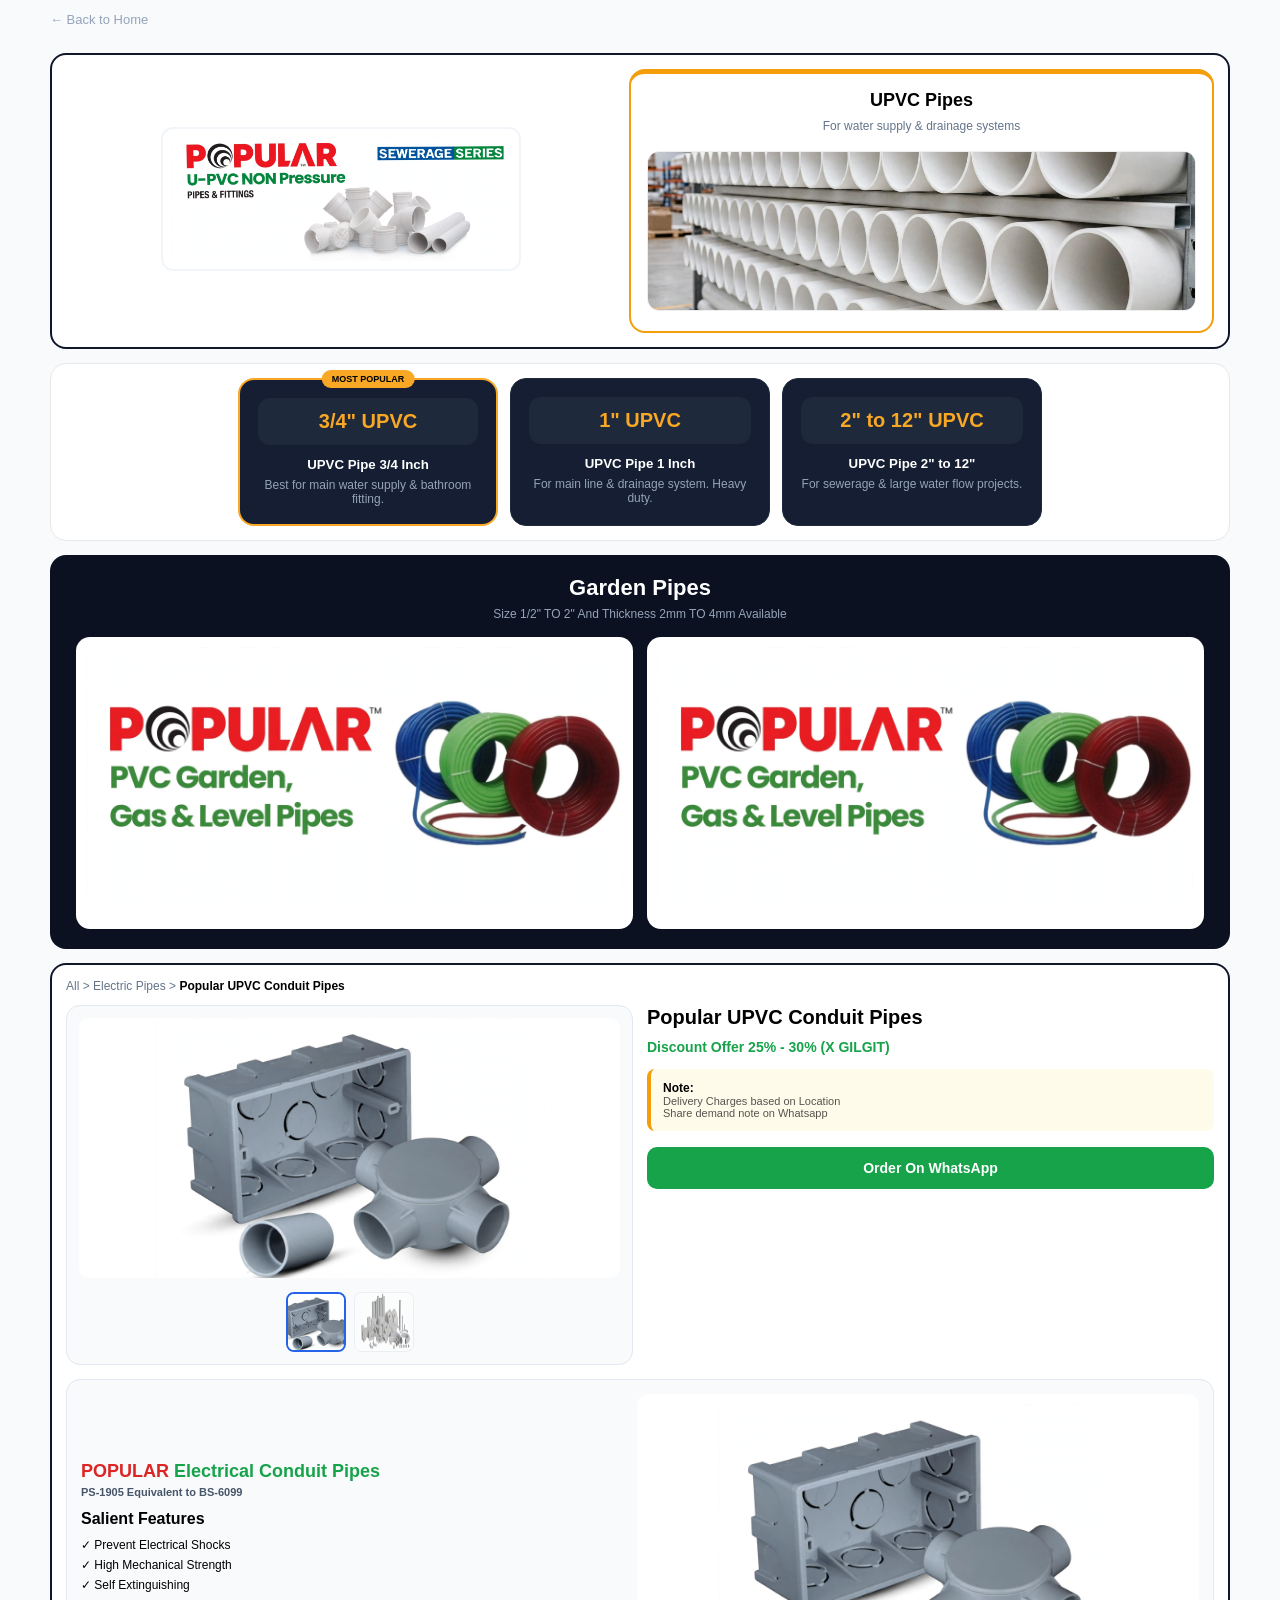
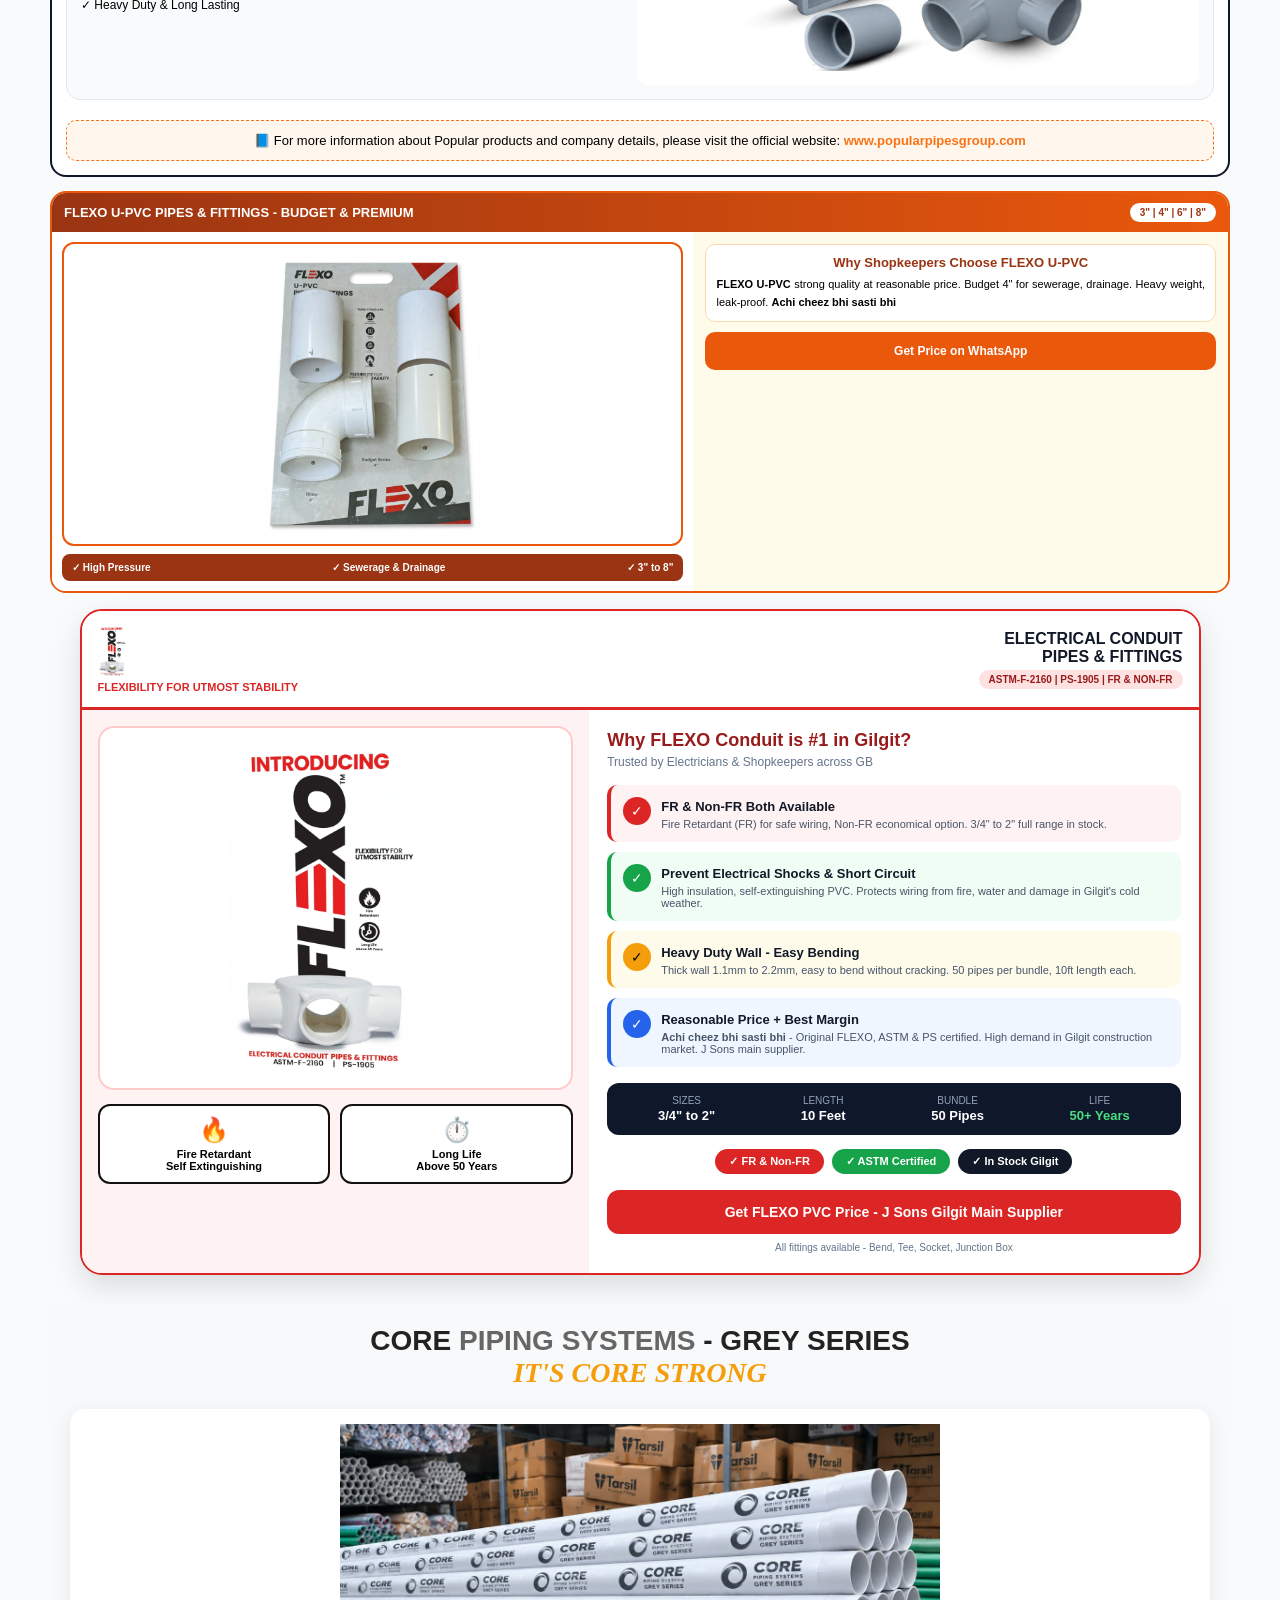
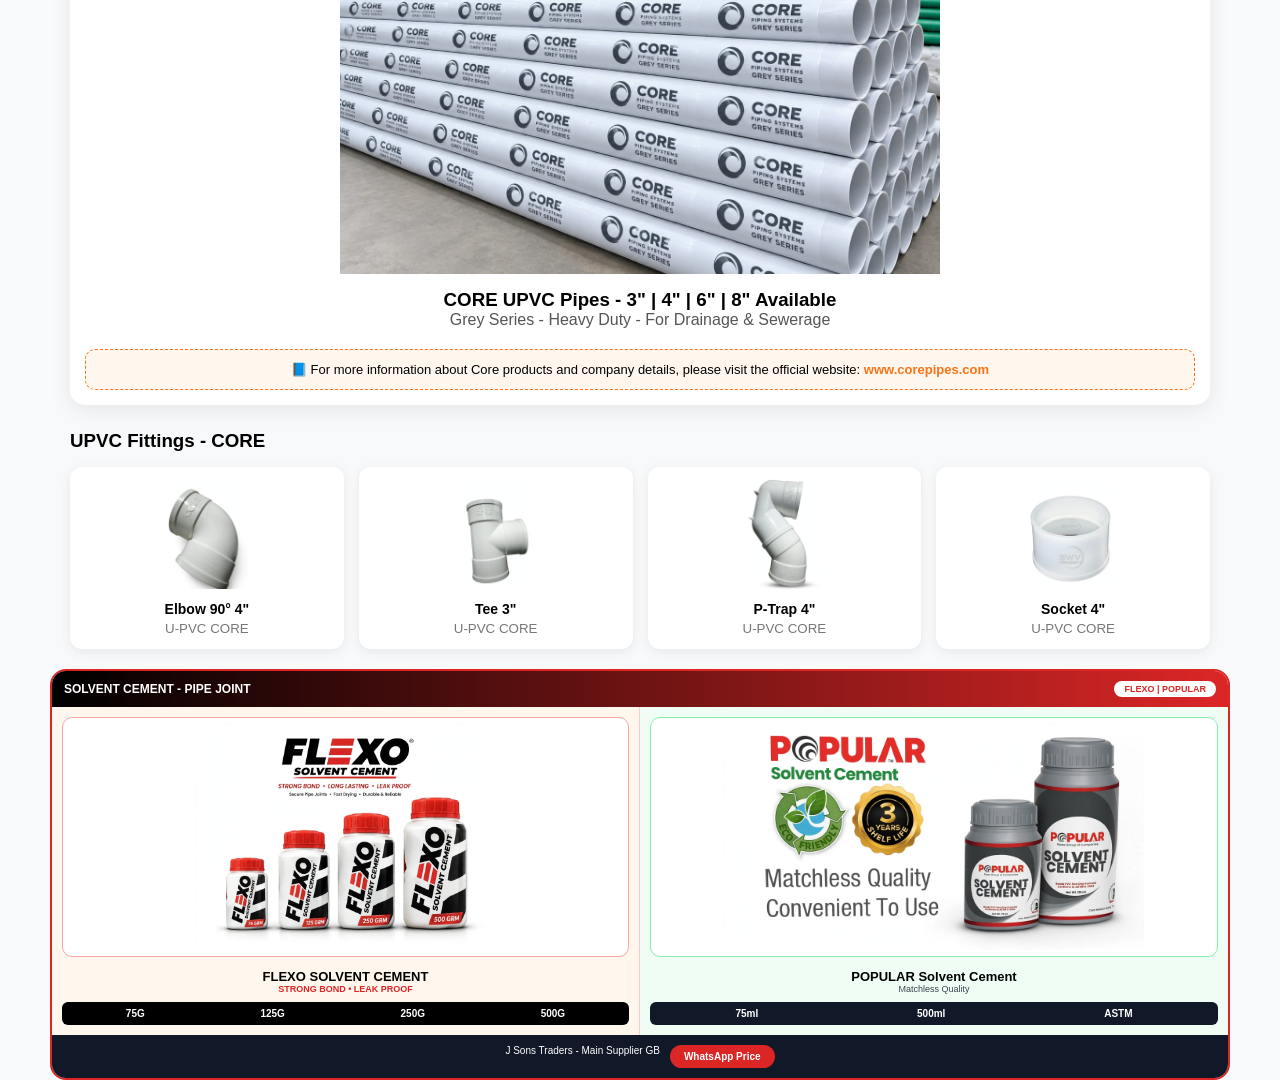
<file: UPVC.html>
<!DOCTYPE html>
<html lang="en">
<head>
<meta charset="UTF-8">
<meta name="viewport" content="width=device-width, initial-scale=1.0">
<title>J Sons Traders - Gilgit</title>
<style>
  *{box-sizing:border-box; margin:0; padding:0;}
  body{font-family:Inter, Arial, sans-serif; background:#f8fafc; overflow-x:hidden;}
  
  /* MASTER MOBILE FIX */
  @media (max-width: 768px){
    .page-wrap{width:100% !important; padding:0 8px !important;}
    .resp-section{width:100% !important; max-width:100% !important; margin:14px auto !important; border-radius:14px !important;}
    .resp-grid{grid-template-columns:1fr !important;}
    .resp-grid > div{width:100% !important; border:none !important;}
    .resp-grid > div:first-child{order:1 !important; padding:10px !important;}
    .resp-grid > div:last-child{order:2 !important; padding:14px !important;}
    .resp-main-img{height:260px !important; width:100% !important; object-fit:contain !important;}
    .upvc-flex{flex-direction:column !important;}
    .upvc-card{width:100% !important; max-width:100% !important;}
    .conduit-grid{grid-template-columns:1fr !important;}
    .conduit-table{overflow-x:auto !important; display:block !important; -webkit-overflow-scrolling:touch;}
    .conduit-table table{min-width:550px !important;}
    .garden-flex{flex-direction:column !important; gap:12px !important;}
    .garden-card{width:100% !important;}
  }

  

/* Laptop pe height kam */
@media (min-width: 768px) {
  /* Pipe wala banner laptop pe chota */
  section > div:first-of-type > div:first-of-type {
    max-height: 450px !important;
  }
  section > div:first-of-type > div:first-of-type img {
    max-height: 450px !important;
  }
}

/* Mobile pe full height - jaisa pehle tha */
@media (max-width: 767px) {
  section > div:first-of-type > div:first-of-type {
    max-height: none !important;
  }
  section > div:first-of-type > div:first-of-type img {
    max-height: none !important;
  }
}

  




</style>
</head>
<body>

<div class="page-wrap" style="max-width:1200px; margin:0 auto; padding:0 10px;">

<a href="index.html" style="color:#94A3B8; text-decoration:none; font-size:13px; display:block; padding:12px 0;">← Back to Home</a>

<!-- TOP POPULAR UPVC -->
<section class="resp-section" style="width:100%; background:white; padding:14px; border:2px solid #0f172a; border-radius:16px; margin:14px 0;">
  <div class="upvc-flex" style="display:flex; flex-wrap:wrap; gap:14px; align-items:center; justify-content:center;">
    <div style="flex:1; min-width:280px; text-align:center;">
      <img src="images/popular upvc.jpg" style="max-width:360px; width:100%; height:auto; object-fit:contain; border:2px solid #f1f5f9; border-radius:12px; padding:8px;">
    </div>
    <div style="flex:1; min-width:280px; background:white; border-radius:16px; padding:16px; text-align:center; border:2px solid #f59e0b; border-top:5px solid #f59e0b;">
      <h3 style="font-weight:800; font-size:18px;">UPVC Pipes</h3>
      <p style="color:#64748b; font-size:12px; margin:8px 0;">For water supply & drainage systems</p>
      <img src="images/upvc p.jpg" style="width:100%; border-radius:12px; margin-top:10px; height:160px; object-fit:cover; border:1px solid #eee;">
    </div>
  </div>
</section>

<!-- UPVC SIZES -->
<section class="resp-section" style="width:100%; background:white; padding:14px; border:1px solid #E5E7EB; border-radius:16px; margin:14px 0;">
  <div style="display:flex; flex-wrap:wrap; gap:12px; justify-content:center;">
    <div style="width:260px; background:#151E32; border:2px solid #F9A825; border-radius:16px; padding:18px; text-align:center; position:relative;">
      <span style="position:absolute; top:-10px; left:50%; transform:translateX(-50%); background:#F9A825; color:black; font-size:9px; padding:4px 10px; border-radius:20px; font-weight:800;">MOST POPULAR</span>
      <div style="background:#1E293B; border-radius:12px; padding:12px; margin-bottom:12px; color:#F9A825; font-weight:800; font-size:20px;">3/4" UPVC</div>
      <h5 style="font-weight:700; color:white;">UPVC Pipe 3/4 Inch</h5>
      <p style="font-size:12px; color:#94A3B8; margin-top:6px;">Best for main water supply & bathroom fitting.</p>
    </div>
    <div style="width:260px; background:#151E32; border:1px solid #1E293B; border-radius:16px; padding:18px; text-align:center;">
      <div style="background:#1E293B; border-radius:12px; padding:12px; margin-bottom:12px; color:#F9A825; font-weight:800; font-size:20px;">1" UPVC</div>
      <h5 style="font-weight:700; color:white;">UPVC Pipe 1 Inch</h5>
      <p style="font-size:12px; color:#94A3B8; margin-top:6px;">For main line & drainage system. Heavy duty.</p>
    </div>
    <div style="width:260px; background:#151E32; border:1px solid #1E293B; border-radius:16px; padding:18px; text-align:center;">
      <div style="background:#1E293B; border-radius:12px; padding:12px; margin-bottom:12px; color:#F9A825; font-weight:800; font-size:20px;">2" to 12" UPVC</div>
      <h5 style="font-weight:700; color:white;">UPVC Pipe 2" to 12"</h5>
      <p style="font-size:12px; color:#94A3B8; margin-top:6px;">For sewerage & large water flow projects.</p>
    </div>
  </div>
</section>

<!-- GARDEN PIPES -->
<section style="width:100%; background:#0B1120; padding:20px 10px; border-radius:16px; margin:14px 0;">
  <h2 style="text-align:center; color:white; font-weight:800; font-size:22px;">Garden Pipes</h2>
  <p style="text-align:center; color:#94A3B8; font-size:12px; margin:6px 0 16px 0;">Size 1/2" TO 2" And Thickness 2mm TO 4mm Available</p>
  <div class="garden-flex" style="display:flex; flex-wrap:wrap; gap:14px; justify-content:center;">
    <div class="garden-card" style="width:48%; background:white; border-radius:14px; padding:10px;"><img src="images/garen pipe.jpg" style="width:100%; border-radius:10px;"></div>
    <div class="garden-card" style="width:48%; background:white; border-radius:14px; padding:10px;"><img src="images/garen pipe.jpg" style="width:100%; border-radius:10px;"></div>
  </div>
</section>

<!-- PVC CONDUIT SHOP - PICTURE UPAR -->
<section class="resp-section" style="background:white; border:2px solid #0f172a; border-radius:16px; padding:14px; margin:14px 0;">
  <p style="color:#64748b; font-size:12px; margin-bottom:12px;">All > Electric Pipes > <b style="color:black;">Popular UPVC Conduit Pipes</b></p>
  <div class="resp-grid" style="display:grid; grid-template-columns:1fr 1fr; gap:14px;">
    <div style="background:#f8fafc; border-radius:14px; padding:12px; border:1px solid #e2e8f0; text-align:center;">
      <img src="images/conduite items.jpg" style="width:100%; border-radius:10px; height:260px; object-fit:contain; background:white;">
      <div style="display:flex; gap:8px; margin-top:10px; justify-content:center;">
        <img src="images/conduite items.jpg" style="width:60px; height:60px; border:2px solid #2563eb; border-radius:8px; object-fit:cover;">
        <img src="images/conduite pipes.jpg" style="width:60px; height:60px; border:1px solid #e2e8f0; border-radius:8px; opacity:0.6;">
      </div>
    </div>
    <div>
      <h1 style="font-size:20px; font-weight:900; line-height:1.2;">Popular UPVC Conduit Pipes</h1>
      <h2 style="font-size:14px; font-weight:700; color:#16a34a; margin-top:10px;">Discount Offer 25% - 30% (X GILGIT)</h2>
      <div style="background:#fffbeb; border-left:4px solid #f59e0b; padding:12px; border-radius:8px; margin-top:14px;">
        <p style="font-weight:700; font-size:12px;">Note:</p>
        <p style="font-size:11px; color:#57534e;">Delivery Charges based on Location<br>Share demand note on Whatsapp</p>
      </div>
      <a href="https://wa.me/03456264638?text=Hello%20JSONZ%2C%20I%20want%20Popular%20UPVC%20Conduit%20Pipes%20Price" style="display:block; text-align:center; background:#16a34a; color:white; padding:13px; border-radius:10px; font-weight:800; text-decoration:none; margin-top:16px; font-size:14px;">Order On WhatsApp</a>
    </div>
  </div>
  <div style="background:#f8fafc; border-radius:14px; padding:14px; border:1px solid #e2e8f0; display:flex; flex-wrap:wrap; gap:14px; margin-top:14px; align-items:center;">
    <div style="flex:1; min-width:200px;">
      <h2 style="font-size:18px; font-weight:900;"><span style="color:#dc2626;">POPULAR</span> <span style="color:#16a34a;">Electrical Conduit Pipes</span></h2>
      <p style="font-size:11px; font-weight:700; color:#475569; margin:4px 0 12px 0;">PS-1905 Equivalent to BS-6099</p>
      <h3 style="font-size:16px; font-weight:800; margin-bottom:10px;">Salient Features</h3>
      <p style="font-size:12px; margin:6px 0;">✓ Prevent Electrical Shocks</p>
      <p style="font-size:12px; margin:6px 0;">✓ High Mechanical Strength</p>
      <p style="font-size:12px; margin:6px 0;">✓ Self Extinguishing</p>
      <p style="font-size:12px; margin:6px 0;">✓ Heavy Duty & Long Lasting</p>
    </div>
    <div style="flex:1; min-width:200px; background:white; border-radius:12px; padding:10px; text-align:center;"><img src="images/conduite items.jpg" style="width:100%; max-width:400px; object-fit:contain;"></div>
  </div>
  <p style="text-align:center;font-size:13px;margin-top:20px;background:#fff7ed;padding:12px;border-radius:10px;border:1px dashed #f97316;">
  📘 For more information about Popular products and company details, please visit the official website: 
  <a href="https://www.popularpipesgroup.com" target="_blank" style="color:#f97316;font-weight:900;text-decoration:none;">www.popularpipesgroup.com</a>
</p>
</section>


<!-- 1 - FLEXO U-PVC BUDGET -->
<section class="resp-section" style="max-width:1200px; background:white; border-radius:16px; overflow:hidden; border:2px solid #ea580c; width:100%;">
  <div style="background:linear-gradient(90deg, #9a3412, #ea580c); padding:10px 12px; display:flex; justify-content:space-between; align-items:center; flex-wrap:wrap; gap:6px;">
    <h2 style="color:white; font-size:13px; font-weight:900; margin:0;">FLEXO U-PVC PIPES & FITTINGS - BUDGET & PREMIUM</h2>
    <span style="background:white; color:#9a3412; padding:4px 10px; border-radius:20px; font-size:10px; font-weight:900;">3" | 4" | 6" | 8"</span>
  </div>
  <div class="resp-grid" style="display:grid; grid-template-columns:1.2fr 1fr; gap:0; background:#fff7ed;">
    <div style="background:white; padding:10px;">
      <div style="border:2px solid #ea580c; border-radius:12px; overflow:hidden; background:white;"><img class="resp-main-img" src="images/flexopvc.jpg" style="width:100%; height:300px; object-fit:contain; padding:8px; display:block; margin:0 auto;"></div>
      <div style="margin-top:8px; background:#9a3412; color:white; border-radius:8px; padding:8px 10px; display:flex; justify-content:space-between; font-size:10px; font-weight:700; flex-wrap:wrap; gap:4px;"><span>✓ High Pressure</span><span>✓ Sewerage & Drainage</span><span>✓ 3" to 8"</span></div>
    </div>
    <div style="padding:12px; background:#fffbeb;">
      <div style="text-align:center; background:white; border-radius:10px; padding:10px; border:1px solid #fed7aa;"><h3 style="font-size:13px; font-weight:900; color:#9a3412;">Why Shopkeepers Choose FLEXO U-PVC</h3><p style="font-size:11px; line-height:1.6; margin-top:6px; text-align:justify;"><b>FLEXO U-PVC</b> strong quality at reasonable price. Budget 4" for sewerage, drainage. Heavy weight, leak-proof. <b>Achi cheez bhi sasti bhi</b></p></div>
      <a href="https://wa.me/03456264638?text=FLEXO%20UPVC%204%20inch%20Price" style="display:block; background:#ea580c; color:white; text-align:center; padding:12px; border-radius:10px; text-decoration:none; font-weight:900; font-size:12px; margin-top:10px;">Get Price on WhatsApp</a>
    </div>
  </div>
</section>

<!-- 2 - FLEXO CONDUIT - NO TABLE - SIMPLE & CLEAN -->
<section style="max-width:1200px; width:95%; margin:0 auto 30px auto; background:white; border-radius:22px; overflow:hidden; border:2.5px solid #dc2626; box-shadow:0 12px 30px rgba(0,0,0,0.12); font-family:Inter, sans-serif; box-sizing:border-box; margin-top: 1rem;">



  <div style="background:white; padding:14px 16px; display:flex; justify-content:space-between; align-items:center; border-bottom:3px solid #dc2626; flex-wrap:wrap; gap:10px;">
    <div>
      <img src="images/flexoconduite.jpg" alt="FLEXO" style="height:52px; display:block;">
      <p style="margin:4px 0 0 0; font-size:11px; font-weight:900; color:#dc2626;">FLEXIBILITY FOR UTMOST STABILITY</p>
    </div>
    <div style="text-align:right;">
      <h2 style="margin:0; font-size:16px; font-weight:900; color:#111827;">ELECTRICAL CONDUIT<br>PIPES & FITTINGS</h2>
      <span style="background:#fee2e2; color:#991b1b; padding:4px 10px; border-radius:20px; font-size:10px; font-weight:900; display:inline-block; margin-top:4px;">ASTM-F-2160 | PS-1905 | FR & NON-FR</span>
    </div>
  </div>

  <div class="conduit-grid" style="display:grid; grid-template-columns:1fr 1.2fr; gap:0; width:100%;">

    <!-- LEFT - PICTURE UPAR BADI -->
    <div style="padding:16px; background:#fef2f2; text-align:center; width:100%; box-sizing:border-box;">
      <div style="background:white; border:2px solid #fecaca; border-radius:16px; padding:10px; width:100%;">
        <img class="conduit-img" src="images/flexoconduite.jpg" style="width:100%; height:340px; object-fit:contain; border-radius:12px; display:block; margin:0 auto;">
      </div>
      
      <div style="display:flex; gap:10px; justify-content:center; margin-top:14px;">
        <div style="background:white; border:2px solid #111; border-radius:12px; padding:10px 16px; text-align:center; flex:1;">
          <div style="font-size:24px;">🔥</div>
          <p style="font-size:11px; font-weight:900; margin-top:4px;">Fire Retardant<br>Self Extinguishing</p>
        </div>
        <div style="background:white; border:2px solid #111; border-radius:12px; padding:10px 16px; text-align:center; flex:1;">
          <div style="font-size:24px;">⏱️</div>
          <p style="font-size:11px; font-weight:900; margin-top:4px;">Long Life<br>Above 50 Years</p>
        </div>
      </div>
    </div>

    <!-- RIGHT - SIMPLE POINTS - NO TABLE -->
    <div style="padding:20px 18px; background:white; width:100%; box-sizing:border-box;">
      
      <h3 style="font-size:18px; font-weight:900; color:#991b1b; margin:0;">Why FLEXO Conduit is #1 in Gilgit?</h3>
      <p style="font-size:12px; color:#64748b; margin-top:4px;">Trusted by Electricians & Shopkeepers across GB</p>

      <!-- SIMPLE FEATURES - TABLE KHATAM -->
      <div style="margin-top:16px; display:grid; gap:10px;">

        <div style="background:#fef2f2; border-left:4px solid #dc2626; border-radius:10px; padding:12px; display:flex; gap:10px; align-items:flex-start;">
          <span style="background:#dc2626; color:white; width:28px; height:28px; border-radius:50%; display:flex; align-items:center; justify-content:center; font-size:14px; flex-shrink:0;">✓</span>
          <div>
            <b style="font-size:13px; color:#111827;">FR & Non-FR Both Available</b>
            <p style="font-size:11px; color:#475569; margin:3px 0 0 0;">Fire Retardant (FR) for safe wiring, Non-FR economical option. 3/4" to 2" full range in stock.</p>
          </div>
        </div>

        <div style="background:#f0fdf4; border-left:4px solid #16a34a; border-radius:10px; padding:12px; display:flex; gap:10px; align-items:flex-start;">
          <span style="background:#16a34a; color:white; width:28px; height:28px; border-radius:50%; display:flex; align-items:center; justify-content:center; font-size:14px; flex-shrink:0;">✓</span>
          <div>
            <b style="font-size:13px; color:#111827;">Prevent Electrical Shocks & Short Circuit</b>
            <p style="font-size:11px; color:#475569; margin:3px 0 0 0;">High insulation, self-extinguishing PVC. Protects wiring from fire, water and damage in Gilgit's cold weather.</p>
          </div>
        </div>

        <div style="background:#fffbeb; border-left:4px solid #f59e0b; border-radius:10px; padding:12px; display:flex; gap:10px; align-items:flex-start;">
          <span style="background:#f59e0b; color:black; width:28px; height:28px; border-radius:50%; display:flex; align-items:center; justify-content:center; font-size:14px; flex-shrink:0;">✓</span>
          <div>
            <b style="font-size:13px; color:#111827;">Heavy Duty Wall - Easy Bending</b>
            <p style="font-size:11px; color:#475569; margin:3px 0 0 0;">Thick wall 1.1mm to 2.2mm, easy to bend without cracking. 50 pipes per bundle, 10ft length each.</p>
          </div>
        </div>

        <div style="background:#eff6ff; border-left:4px solid #2563eb; border-radius:10px; padding:12px; display:flex; gap:10px; align-items:flex-start;">
          <span style="background:#2563eb; color:white; width:28px; height:28px; border-radius:50%; display:flex; align-items:center; justify-content:center; font-size:14px; flex-shrink:0;">✓</span>
          <div>
            <b style="font-size:13px; color:#111827;">Reasonable Price + Best Margin</b>
            <p style="font-size:11px; color:#475569; margin:3px 0 0 0;"><b>Achi cheez bhi sasti bhi</b> - Original FLEXO, ASTM & PS certified. High demand in Gilgit construction market. J Sons main supplier.</p>
          </div>
        </div>

      </div>

      <!-- SIZES SIMPLE -->
      <div style="margin-top:16px; background:#0f172a; color:white; border-radius:12px; padding:12px; display:flex; justify-content:space-around; text-align:center; flex-wrap:wrap; gap:8px;">
        <div><p style="font-size:10px; color:#94a3b8; margin:0;">SIZES</p><p style="font-size:13px; font-weight:900; margin:2px 0 0 0;">3/4" to 2"</p></div>
        <div><p style="font-size:10px; color:#94a3b8; margin:0;">LENGTH</p><p style="font-size:13px; font-weight:900; margin:2px 0 0 0;">10 Feet</p></div>
        <div><p style="font-size:10px; color:#94a3b8; margin:0;">BUNDLE</p><p style="font-size:13px; font-weight:900; margin:2px 0 0 0;">50 Pipes</p></div>
        <div><p style="font-size:10px; color:#94a3b8; margin:0;">LIFE</p><p style="font-size:13px; font-weight:900; margin:2px 0 0 0; color:#4ade80;">50+ Years</p></div>
      </div>

      <div style="margin-top:14px; display:flex; gap:8px; flex-wrap:wrap; justify-content:center;">
        <span style="background:#dc2626; color:white; padding:6px 14px; border-radius:20px; font-size:11px; font-weight:800;">✓ FR & Non-FR</span>
        <span style="background:#16a34a; color:white; padding:6px 14px; border-radius:20px; font-size:11px; font-weight:800;">✓ ASTM Certified</span>
        <span style="background:#111827; color:white; padding:6px 14px; border-radius:20px; font-size:11px; font-weight:800;">✓ In Stock Gilgit</span>
      </div>

      <a href="https://wa.me/923456264638?text=FLEXO%20PVC%20Electrical%20Conduit%20Price" style="display:block; background:#dc2626; color:white; text-align:center; padding:14px; border-radius:12px; text-decoration:none; font-weight:900; font-size:14px; margin-top:16px; width:100%; box-sizing:border-box;">Get FLEXO PVC Price - J Sons Gilgit Main Supplier</a>
      <p style="font-size:10px; color:#64748b; text-align:center; margin-top:8px;">All fittings available - Bend, Tee, Socket, Junction Box</p>
    </div>
  </div>
</section>



<!-- CORE uPVC - FIXED HEIGHT FOR LAPTOP -->
<section style="font-family: 'Segoe UI', sans-serif; padding: 20px; background: #f8f9fa;">
  
  <h2 style="text-align:center; font-size:28px; margin-bottom:20px; color:#222;">
    CORE <span style="color:#666;">PIPING SYSTEMS</span> - GREY SERIES <br><span style="font-style: italic; color: #f59e0b; font-family: serif;">IT'S CORE STRONG</span>
  </h2>

  <!-- BADE PIPE - AB HEIGHT CONTROL -->
  <div style="background:white; border-radius:15px; padding:15px; box-shadow:0 5px 20px rgba(0,0,0,0.08); margin-bottom:25px;">
    
    <!-- Yahan height fix ki hai -->
    <div style="width:100%; max-height:380px; overflow:hidden; border-radius:10px; background:white; display:flex; align-items:center; justify-content:center;">
      <img src="images/coreupvc2.jpeg" alt="CORE Grey Series Pipe" style="width:100%; height:auto; max-height:380px; object-fit:contain;">
    </div>

    <h3 style="margin-top:15px; text-align:center;">CORE UPVC Pipes - 3" | 4" | 6" | 8" Available</h3>
    <p style="text-align:center; color:#555;">Grey Series - Heavy Duty - For Drainage & Sewerage</p>
    <div style="text-align:center; margin-top:10px;">
    <p style="text-align:center;font-size:13px;margin-top:20px;background:#fff7ed;padding:12px;border-radius:10px;border:1px dashed #f97316;">
  📘 For more information about Core products and company details, please visit the official website: 
  <a href="https://www.corepipes.com" target="_blank" style="color:#f97316;font-weight:900;text-decoration:none;">www.corepipes.com</a>
</p>
    </div>
  </div>

  <!-- CHOTE FITTINGS KE DABE -->
  <h3 style="margin-bottom:15px;">UPVC Fittings - CORE</h3>
  <div style="display:grid; grid-template-columns: repeat(auto-fit, minmax(140px, 1fr)); gap:15px;">
    
    <div style="background:white; border-radius:12px; padding:12px; text-align:center; box-shadow:0 3px 12px rgba(0,0,0,0.07);">
      <img src="images/coreelbow.jpg" style="width:100%; height:110px; object-fit:contain; border-radius:8px;">
      <p style="margin:8px 0 2px; font-weight:600; font-size:14px;">Elbow 90° 4"</p>
      <small style="color:#777;">U-PVC CORE</small>
    </div>

    <div style="background:white; border-radius:12px; padding:12px; text-align:center; box-shadow:0 3px 12px rgba(0,0,0,0.07);">
      <img src="images/coretee.jpg" style="width:100%; height:110px; object-fit:contain; border-radius:8px;">
      <p style="margin:8px 0 2px; font-weight:600; font-size:14px;">Tee 3"</p>
      <small style="color:#777;">U-PVC CORE</small>
    </div>

    <div style="background:white; border-radius:12px; padding:12px; text-align:center; box-shadow:0 3px 12px rgba(0,0,0,0.07);">
      <img src="images/coreptrap.jpg" style="width:100%; height:110px; object-fit:contain; border-radius:8px;">
      <p style="margin:8px 0 2px; font-weight:600; font-size:14px;">P-Trap 4"</p>
      <small style="color:#777;">U-PVC CORE</small>
    </div>

    <div style="background:white; border-radius:12px; padding:12px; text-align:center; box-shadow:0 3px 12px rgba(0,0,0,0.07);">
      <img src="images/coresocket.jpg" style="width:100%; height:110px; object-fit:contain; border-radius:8px;">
      <p style="margin:8px 0 2px; font-weight:600; font-size:14px;">Socket 4"</p>
      <small style="color:#777;">U-PVC CORE</small>
    </div>


  </div>

</section>











<!-- 3 - SOLVENT CEMENT -->
<section class="resp-section" style="background:white; border-radius:16px; overflow:hidden; border:2px solid #dc2626; width:100%;">
  <div style="background:linear-gradient(90deg, #000, #dc2626); padding:10px 12px; display:flex; justify-content:space-between; align-items:center;">
    <h2 style="color:white; font-size:12px; font-weight:900; margin:0;">SOLVENT CEMENT - PIPE JOINT</h2>
    <span style="background:white; color:#dc2626; padding:3px 10px; border-radius:20px; font-size:9px; font-weight:900;">FLEXO | POPULAR</span>
  </div>
  <div class="resp-grid" style="display:grid; grid-template-columns:1fr 1fr; gap:0;">
    <div style="padding:10px; background:#fff7ed; text-align:center; border-right:1px solid #fecaca;">
      <img class="resp-main-img" src="images/flexosolution.jpg" style="width:100%; height:240px; object-fit:contain; background:white; border-radius:10px; border:1px solid #fca5a5; padding:6px;">
      <h3 style="font-size:13px; font-weight:900; margin-top:8px;">FLEXO SOLVENT CEMENT</h3>
      <p style="font-size:9px; font-weight:800; color:#dc2626;">STRONG BOND • LEAK PROOF</p>
      <div style="background:black; color:white; display:flex; justify-content:space-around; padding:6px; border-radius:6px; margin-top:8px; font-size:10px; font-weight:900;"><span>75G</span><span>125G</span><span>250G</span><span>500G</span></div>
    </div>
    <div style="padding:10px; background:#f0fdf4; text-align:center;">
      <img class="resp-main-img" src="images/popularsolutions.jpg" style="width:100%; height:240px; object-fit:contain; background:white; border-radius:10px; border:1px solid #86efac; padding:6px;">
      <h3 style="font-size:13px; font-weight:900; margin-top:8px;">POPULAR Solvent Cement</h3>
      <p style="font-size:9px; color:#374151;">Matchless Quality</p>
      <div style="background:#111827; color:white; display:flex; justify-content:space-around; padding:6px; border-radius:6px; margin-top:8px; font-size:10px; font-weight:900;"><span>75ml</span><span>500ml</span><span>ASTM</span></div>
    </div>
  </div>
  <div style="background:#111827; color:white; text-align:center; padding:10px; font-size:10px; display:flex; justify-content:center; gap:10px; flex-wrap:wrap;"><span>J Sons Traders - Main Supplier GB</span><a href="https://wa.me/03456264638?text=Solvent%20Cement%20Price" style="background:#dc2626; color:white; padding:6px 14px; border-radius:20px; text-decoration:none; font-weight:900;">WhatsApp Price</a></div>
</section>

</div>
</body>
</html>
</file>
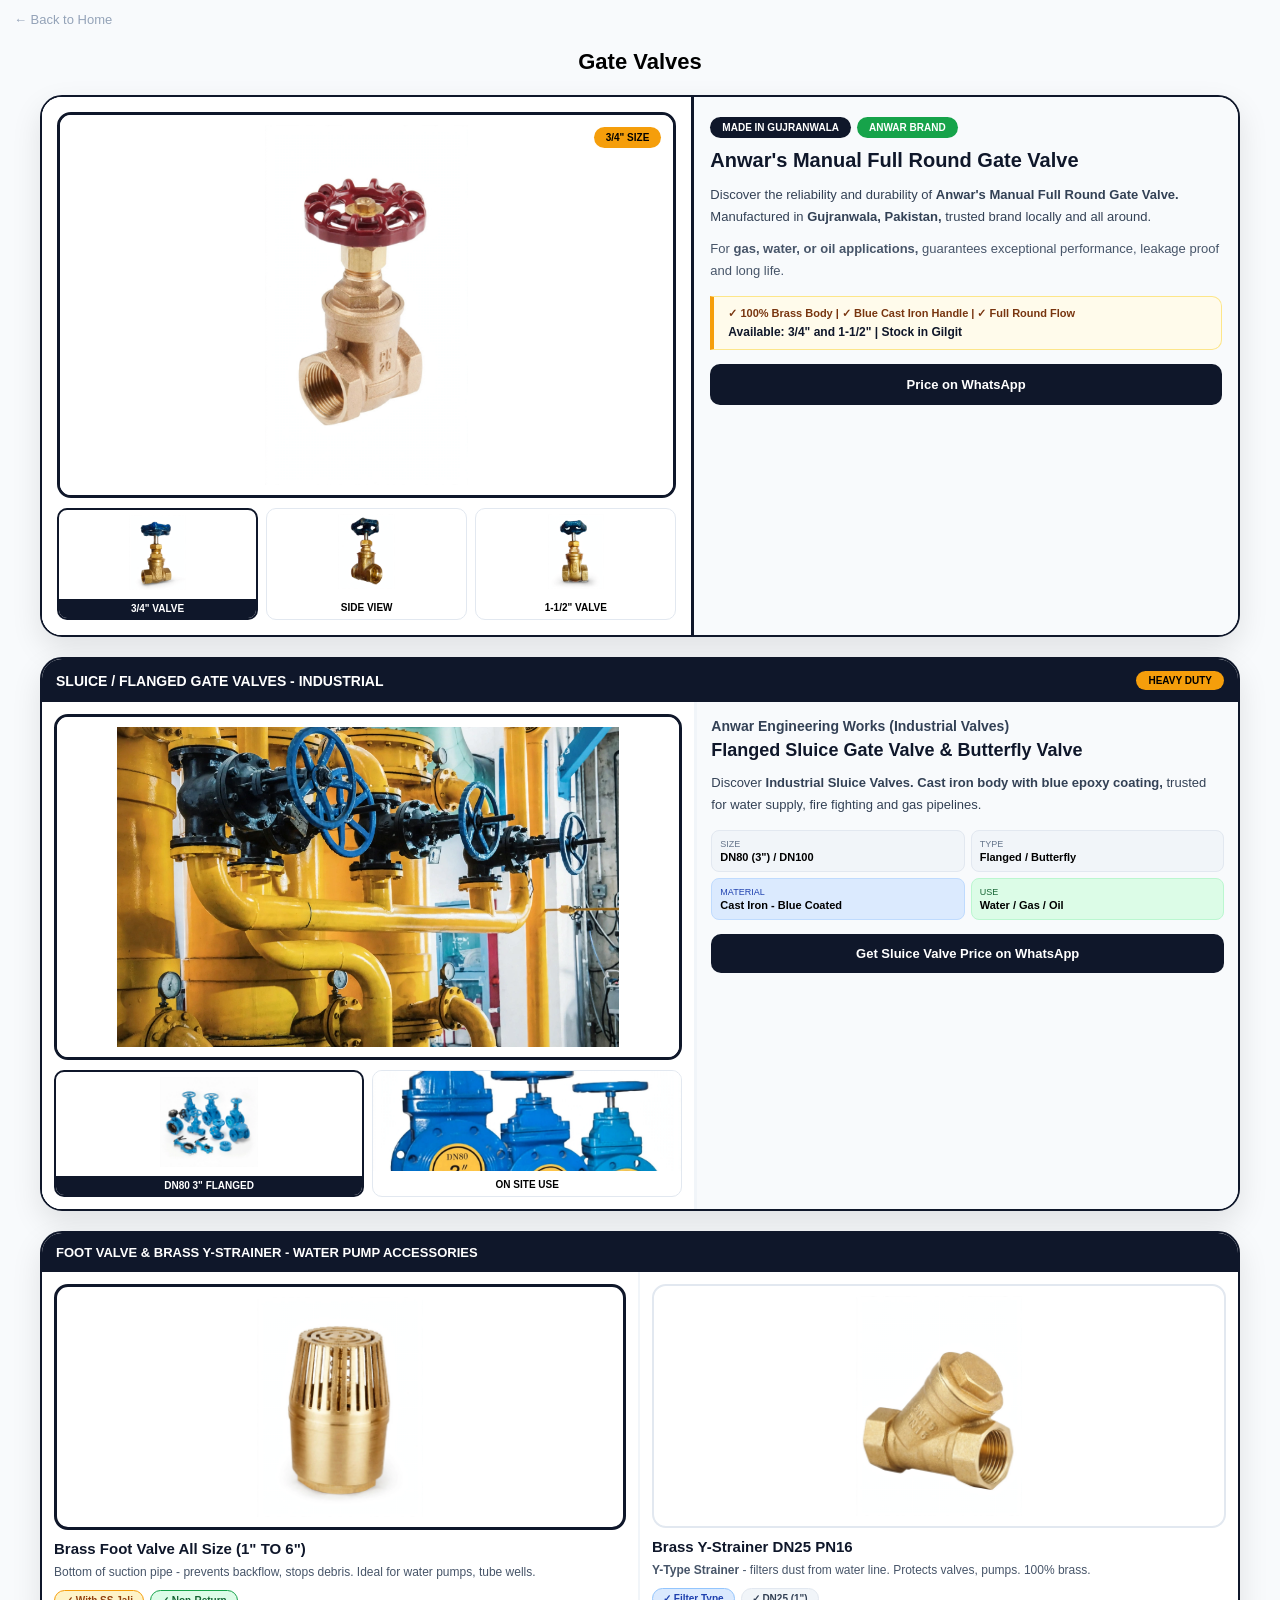
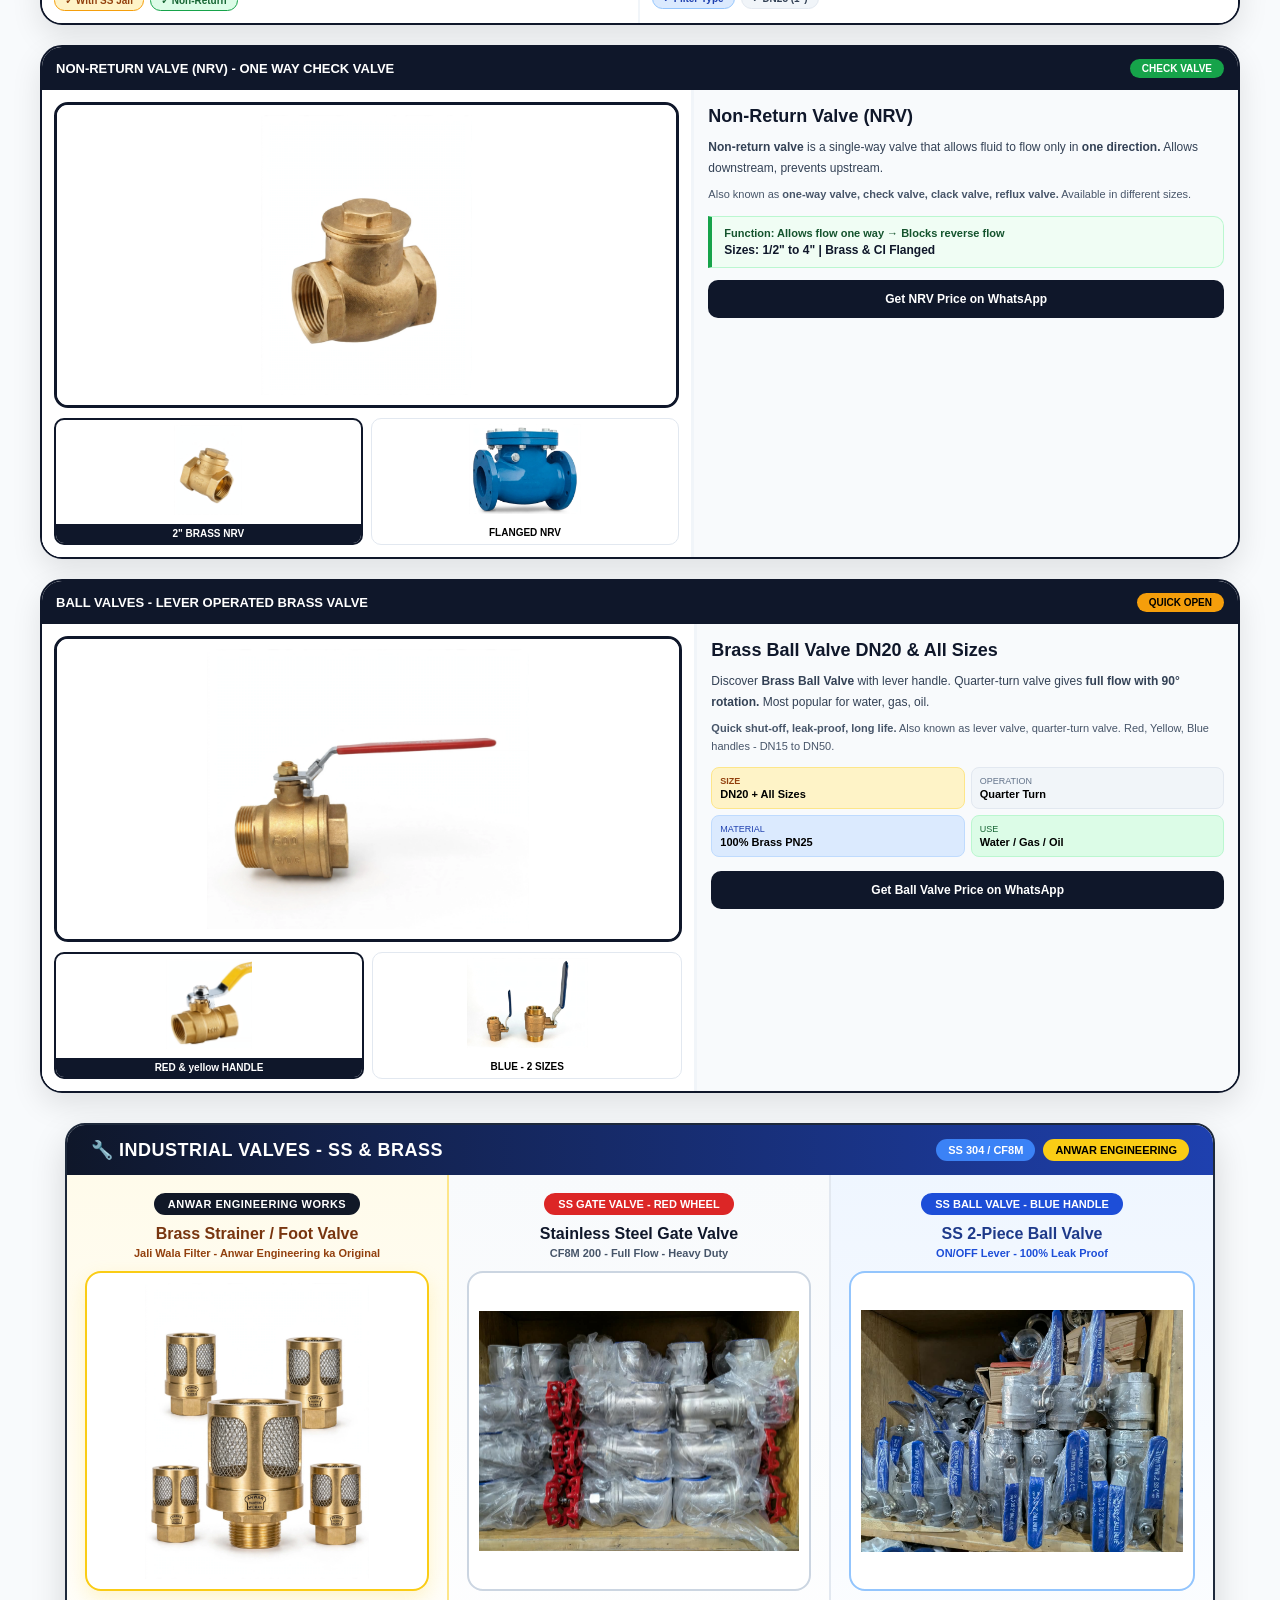
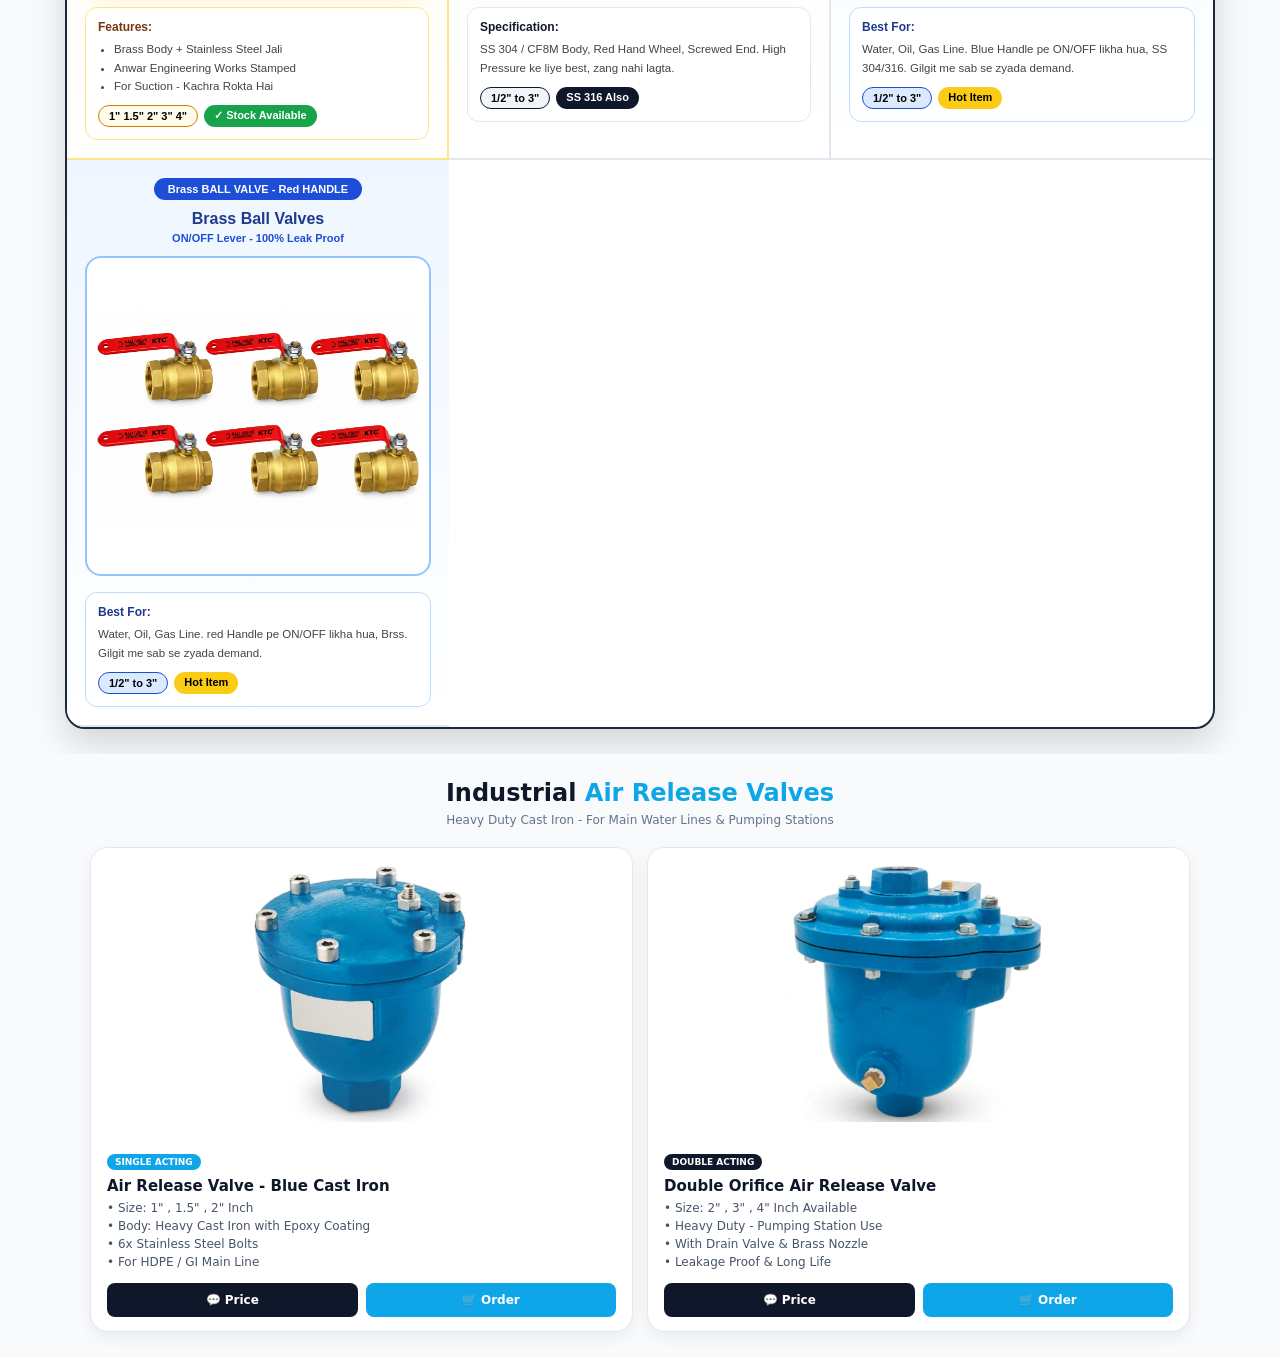
<file: valves.html>
<!DOCTYPE html>
<html lang="en">
<head>
<meta charset="UTF-8">
<meta name="viewport" content="width=device-width, initial-scale=1.0">
<title>Valves - J Sons Gilgit</title>
<style>
  *{box-sizing:border-box; margin:0; padding:0;}
  body{font-family:Inter, sans-serif; background:#f8fafc; overflow-x:hidden;}
  @media (max-width:768px){
    .valve-section{width:95% !important; margin:16px auto !important; border-radius:16px !important;}
    .valve-grid{grid-template-columns:1fr !important;}
    .valve-grid > div{width:100% !important; border:none !important;}
    .valve-grid > div:first-child{order:1 !important; padding:10px !important; border-bottom:3px solid #0f172a !important;}
    .valve-grid > div:last-child{order:2 !important; padding:16px 14px !important;}
    .valve-main-img{height:280px !important; width:100% !important;}
    .valve-thumb{height:80px !important;}
    .foot-grid{grid-template-columns:1fr !important;}
    .foot-grid > div{border-right:none !important; border-bottom:2px solid #f1f5f9 !important;}
  }
</style>
</head>
<body>

<a href="index.html" style="color:#94A3B8; text-decoration:none; font-size:13px; display:block; padding:12px 14px;">← Back to Home</a>
<h2 style="text-align:center; font-size:22px; font-weight:900; margin:10px 0;">Gate Valves</h2>

<!-- 1 - ANWAR GATE VALVE -->
<section class="valve-section" style="max-width:1200px; margin:20px auto; background:white; border-radius:22px; overflow:hidden; border:2px solid #0f172a; box-shadow:0 12px 30px rgba(0,0,0,0.1); width:95%;">
  <div class="valve-grid" style="display:grid; grid-template-columns:1.2fr 1fr; gap:0; background:#f8fafc; width:100%;">
    <div style="background:white; padding:15px; border-right:3px solid #0f172a; width:100%;">
      <div style="border:3px solid #0f172a; border-radius:14px; overflow:hidden; background:white; position:relative; width:100%;">
        <img class="valve-main-img" src="images/gatevalve0.jpg" style="width:100%; height:380px; object-fit:contain; background:white; padding:10px; display:block; margin:0 auto;">
        <span style="position:absolute; top:12px; right:12px; background:#f59e0b; color:black; padding:5px 12px; border-radius:20px; font-size:10px; font-weight:900;">3/4" SIZE</span>
      </div>
      <div style="display:grid; grid-template-columns:1fr 1fr 1fr; gap:8px; margin-top:10px; width:100%;">
        <div style="border:2px solid #0f172a; border-radius:10px; overflow:hidden; background:white;"><img class="valve-thumb" src="images/gatevalve1.jpg" style="width:100%; height:85px; object-fit:contain; padding:5px;"><p style="text-align:center; font-size:10px; font-weight:900; margin:0; padding:4px; background:#0f172a; color:white;">3/4" VALVE</p></div>
        <div style="border:1px solid #e2e8f0; border-radius:10px; overflow:hidden; background:white;"><img class="valve-thumb" src="images/gatevalve2.jpg" style="width:100%; height:85px; object-fit:contain; padding:5px;"><p style="text-align:center; font-size:10px; font-weight:700; margin:0; padding:4px;">SIDE VIEW</p></div>
        <div style="border:1px solid #e2e8f0; border-radius:10px; overflow:hidden; background:white;"><img class="valve-thumb" src="images/gatevalve3.jpg" style="width:100%; height:85px; object-fit:contain; padding:5px;"><p style="text-align:center; font-size:10px; font-weight:700; margin:0; padding:4px;">1-1/2" VALVE</p></div>
      </div>
    </div>
    <div style="padding:20px 16px; width:100%;">
      <div style="display:flex; gap:6px; flex-wrap:wrap; margin-bottom:10px;"><span style="background:#0f172a; color:white; padding:5px 12px; border-radius:20px; font-size:10px; font-weight:800;">MADE IN GUJRANWALA</span><span style="background:#16a34a; color:white; padding:5px 12px; border-radius:20px; font-size:10px; font-weight:800;">ANWAR BRAND</span></div>
      <h1 style="font-size:20px; font-weight:900; color:#0f172a; line-height:1.2;">Anwar's Manual Full Round Gate Valve</h1>
      <p style="color:#334155; font-size:13px; line-height:1.7; margin-top:12px;">Discover the reliability and durability of <b>Anwar's Manual Full Round Gate Valve.</b> Manufactured in <b>Gujranwala, Pakistan,</b> trusted brand locally and all around.</p>
      <p style="color:#475569; font-size:13px; line-height:1.7; margin-top:10px;">For <b>gas, water, or oil applications,</b> guarantees exceptional performance, leakage proof and long life.</p>
      <div style="background:#fffbeb; border-left:4px solid #f59e0b; padding:10px 14px; border-radius:0 10px 10px 0; margin-top:14px; border:1px solid #fde68a; border-left:4px solid #f59e0b;"><p style="font-size:11px; color:#78350f; font-weight:700; margin:0;">✓ 100% Brass Body | ✓ Blue Cast Iron Handle | ✓ Full Round Flow</p><p style="font-size:12px; color:#0f172a; font-weight:900; margin-top:5px;">Available: 3/4" and 1-1/2" | Stock in Gilgit</p></div>
      <a href="https://wa.me/923456264638?text=Anwar%20Gate%20Valve%20Price" style="display:block; width:100%; margin-top:14px; background:#0f172a; color:white; padding:13px; border-radius:10px; text-decoration:none; font-weight:800; font-size:13px; text-align:center;">Price on WhatsApp</a>
    </div>
  </div>
</section>

<!-- 2 - SLUICE VALVES -->
<section class="valve-section" style="max-width:1200px; margin:20px auto; background:white; border-radius:22px; overflow:hidden; border:2px solid #0f172a; box-shadow:0 12px 30px rgba(0,0,0,0.1); width:95%;">
  <div style="background:#0f172a; padding:12px 14px; display:flex; justify-content:space-between; align-items:center; flex-wrap:wrap; gap:8px;">
    <h2 style="color:white; font-size:14px; font-weight:900; margin:0;">SLUICE / FLANGED GATE VALVES - INDUSTRIAL</h2>
    <span style="background:#f59e0b; color:black; padding:4px 12px; border-radius:20px; font-size:10px; font-weight:900;">HEAVY DUTY</span>
  </div>
  <div class="valve-grid" style="display:grid; grid-template-columns:1.2fr 1fr; gap:0; background:#f8fafc; width:100%;">
    <div style="background:white; padding:12px; width:100%;">
      <div style="border:3px solid #0f172a; border-radius:14px; overflow:hidden; background:white; width:100%;"><img class="valve-main-img" src="images/solovesvalves0.jpg" style="width:100%; height:340px; object-fit:contain; padding:10px; background:white; display:block; margin:0 auto;"></div>
      <div style="display:grid; grid-template-columns:1fr 1fr; gap:8px; margin-top:10px; width:100%;">
        <div style="border:2px solid #0f172a; border-radius:10px; overflow:hidden; background:white;"><img src="images/solovesvalves1.jpg" style="width:100%; height:100px; object-fit:contain; padding:5px;"><p style="text-align:center; font-size:10px; font-weight:900; margin:0; padding:4px; background:#0f172a; color:white;">DN80 3" FLANGED</p></div>
        <div style="border:1px solid #e2e8f0; border-radius:10px; overflow:hidden; background:white;"><img src="images/solovesvalves2.jpg" style="width:100%; height:100px; object-fit:cover;"><p style="text-align:center; font-size:10px; font-weight:700; margin:0; padding:4px;">ON SITE USE</p></div>
      </div>
    </div>
    <div style="padding:16px 14px; border-left:3px solid #f1f5f9; width:100%;">
      <h2 style="font-size:14px; font-weight:900; color:#334155; margin-bottom:6px;">Anwar Engineering Works (Industrial Valves)</h2>
      <h3 style="font-size:18px; font-weight:900; color:#0f172a; line-height:1.2;">Flanged Sluice Gate Valve & Butterfly Valve</h3>
      <p style="color:#334155; font-size:13px; line-height:1.7; margin-top:10px;">Discover <b>Industrial Sluice Valves.</b> <b>Cast iron body with blue epoxy coating,</b> trusted for water supply, fire fighting and gas pipelines.</p>
      <div style="display:grid; grid-template-columns:1fr 1fr; gap:6px; margin-top:14px;">
        <div style="background:#f1f5f9; border-radius:8px; padding:8px; border:1px solid #e2e8f0;"><p style="font-size:9px; color:#64748b; margin:0;">SIZE</p><p style="font-size:11px; font-weight:900; margin:2px 0 0 0;">DN80 (3") / DN100</p></div>
        <div style="background:#f1f5f9; border-radius:8px; padding:8px; border:1px solid #e2e8f0;"><p style="font-size:9px; color:#64748b; margin:0;">TYPE</p><p style="font-size:11px; font-weight:900; margin:2px 0 0 0;">Flanged / Butterfly</p></div>
        <div style="background:#dbeafe; border-radius:8px; padding:8px; border:1px solid #bfdbfe;"><p style="font-size:9px; color:#1e40af; margin:0;">MATERIAL</p><p style="font-size:11px; font-weight:900; margin:2px 0 0 0;">Cast Iron - Blue Coated</p></div>
        <div style="background:#dcfce7; border-radius:8px; padding:8px; border:1px solid #bbf7d0;"><p style="font-size:9px; color:#166534; margin:0;">USE</p><p style="font-size:11px; font-weight:900; margin:2px 0 0 0;">Water / Gas / Oil</p></div>
      </div>
      <a href="https://wa.me/923456264638?text=Sluice%20Valve%20DN80%20Price" style="display:block; width:100%; margin-top:14px; background:#0f172a; color:white; padding:12px; border-radius:10px; text-decoration:none; font-weight:800; font-size:13px; text-align:center;">Get Sluice Valve Price on WhatsApp</a>
    </div>
  </div>
</section>

<!-- 3 - FOOT VALVE + BRASS STRAINER -->
<section class="valve-section" style="max-width:1200px; margin:20px auto; background:white; border-radius:22px; overflow:hidden; border:2px solid #0f172a; box-shadow:0 12px 30px rgba(0,0,0,0.1); width:95%;">
  <div style="background:#0f172a; padding:12px 14px;"><h2 style="color:white; font-size:13px; font-weight:900; margin:0;">FOOT VALVE & BRASS Y-STRAINER - WATER PUMP ACCESSORIES</h2></div>
  <div class="foot-grid" style="display:grid; grid-template-columns:1fr 1fr; gap:0; width:100%;">
    <div style="padding:12px; border-right:2px solid #f1f5f9; background:white; width:100%;">
      <div style="border:3px solid #0f172a; border-radius:14px; overflow:hidden; background:white; width:100%;"><img src="images/footvalve2.jpg" style="width:100%; height:240px; object-fit:contain; padding:10px; display:block; margin:0 auto;"></div>
      <h3 style="font-size:15px; font-weight:900; color:#0f172a; margin-top:10px;">Brass Foot Valve All Size (1" TO 6")</h3>
      <p style="font-size:12px; color:#475569; line-height:1.6; margin-top:6px;">Bottom of suction pipe - prevents backflow, stops debris. Ideal for water pumps, tube wells.</p>
      <div style="margin-top:8px; display:flex; gap:6px; flex-wrap:wrap;"><span style="background:#fef3c7; color:#92400e; padding:4px 10px; border-radius:20px; font-size:10px; font-weight:800; border:1px solid #f59e0b;">✓ With SS Jali</span><span style="background:#dcfce7; color:#166534; padding:4px 10px; border-radius:20px; font-size:10px; font-weight:800; border:1px solid #16a34a;">✓ Non-Return</span></div>
    </div>
    <div style="padding:12px; background:white; width:100%;">
      <div style="border:2px solid #e2e8f0; border-radius:14px; overflow:hidden; background:white; width:100%;"><img src="images/brass strainer.jpg" style="width:100%; height:240px; object-fit:contain; padding:10px; display:block; margin:0 auto;"></div>
      <h3 style="font-size:15px; font-weight:900; color:#0f172a; margin-top:10px;">Brass Y-Strainer DN25 PN16</h3>
      <p style="font-size:12px; color:#475569; line-height:1.6; margin-top:6px;"><b>Y-Type Strainer</b> - filters dust from water line. Protects valves, pumps. 100% brass.</p>
      <div style="margin-top:8px; display:flex; gap:6px; flex-wrap:wrap;"><span style="background:#dbeafe; color:#1e40af; padding:4px 10px; border-radius:20px; font-size:10px; font-weight:800; border:1px solid #93c5fd;">✓ Filter Type</span><span style="background:#f1f5f9; color:#334155; padding:4px 10px; border-radius:20px; font-size:10px; font-weight:800; border:1px solid #e2e8f0;">✓ DN25 (1")</span></div>
    </div>
  </div>
</section>

<!-- 4 - NRV -->
<section class="valve-section" style="max-width:1200px; margin:20px auto; background:white; border-radius:22px; overflow:hidden; border:2px solid #0f172a; box-shadow:0 12px 30px rgba(0,0,0,0.1); width:95%;">
  <div style="background:#0f172a; padding:12px 14px; display:flex; justify-content:space-between; align-items:center; flex-wrap:wrap; gap:8px;">
    <h2 style="color:white; font-size:13px; font-weight:900; margin:0;">NON-RETURN VALVE (NRV) - ONE WAY CHECK VALVE</h2>
    <span style="background:#16a34a; color:white; padding:4px 12px; border-radius:20px; font-size:10px; font-weight:800;">CHECK VALVE</span>
  </div>
  <div class="valve-grid" style="display:grid; grid-template-columns:1.2fr 1fr; gap:0; background:#f8fafc; width:100%;">
    <div style="background:white; padding:12px; border-right:3px solid #f1f5f9; width:100%;">
      <div style="border:3px solid #0f172a; border-radius:14px; overflow:hidden; background:white; width:100%;"><img class="valve-main-img" src="images/nrv3.jpg" style="width:100%; height:300px; object-fit:contain; padding:10px; background:white; display:block; margin:0 auto;"></div>
      <div style="display:grid; grid-template-columns:1fr 1fr; gap:8px; margin-top:10px; width:100%;">
        <div style="border:2px solid #0f172a; border-radius:10px; overflow:hidden; background:white;"><img src="images/nrv1.jpg" style="width:100%; height:100px; object-fit:contain; padding:5px;"><p style="text-align:center; font-size:10px; font-weight:900; margin:0; padding:4px; background:#0f172a; color:white;">2" BRASS NRV</p></div>
        <div style="border:1px solid #e2e8f0; border-radius:10px; overflow:hidden; background:white;"><img src="images/nrv2.jpg" style="width:100%; height:100px; object-fit:contain; padding:5px;"><p style="text-align:center; font-size:10px; font-weight:700; margin:0; padding:4px;">FLANGED NRV</p></div>
      </div>
    </div>
    <div style="padding:16px 14px; width:100%;">
      <h3 style="font-size:18px; font-weight:900; color:#0f172a; margin:0;">Non-Return Valve (NRV)</h3>
      <p style="color:#334155; font-size:12px; line-height:1.7; margin-top:10px;"><b>Non-return valve</b> is a single-way valve that allows fluid to flow only in <b>one direction.</b> Allows downstream, prevents upstream.</p>
      <p style="color:#475569; font-size:11px; line-height:1.6; margin-top:8px;">Also known as <b>one-way valve, check valve, clack valve, reflux valve.</b> Available in different sizes.</p>
      <div style="background:#f0fdf4; border:1px solid #bbf7d0; border-left:4px solid #16a34a; padding:10px 12px; border-radius:0 10px 10px 0; margin-top:12px;"><p style="font-size:11px; color:#14532d; font-weight:700; margin:0;">Function: Allows flow one way → Blocks reverse flow</p><p style="font-size:12px; color:#0f172a; font-weight:900; margin-top:4px;">Sizes: 1/2" to 4" | Brass & CI Flanged</p></div>
      <a href="https://wa.me/923456264638?text=NRV%20Non%20Return%20Valve%20Price" style="display:block; width:100%; margin-top:12px; background:#0f172a; color:white; padding:12px; border-radius:10px; text-decoration:none; font-weight:800; font-size:12px; text-align:center;">Get NRV Price on WhatsApp</a>
    </div>
  </div>
</section>

<!-- 5 - BALL VALVES -->
<section class="valve-section" style="max-width:1200px; margin:20px auto 30px auto; background:white; border-radius:22px; overflow:hidden; border:2px solid #0f172a; box-shadow:0 12px 30px rgba(0,0,0,0.1); width:95%;">
  <div style="background:#0f172a; padding:12px 14px; display:flex; justify-content:space-between; align-items:center; flex-wrap:wrap; gap:8px;">
    <h2 style="color:white; font-size:13px; font-weight:900; margin:0;">BALL VALVES - LEVER OPERATED BRASS VALVE</h2>
    <span style="background:#f59e0b; color:black; padding:4px 12px; border-radius:20px; font-size:10px; font-weight:900;">QUICK OPEN</span>
  </div>
  <div class="valve-grid" style="display:grid; grid-template-columns:1.2fr 1fr; gap:0; background:#f8fafc; width:100%;">
    <div style="background:white; padding:12px; width:100%;">
      <div style="border:3px solid #0f172a; border-radius:14px; overflow:hidden; background:white; width:100%;"><img class="valve-main-img" src="images/ballvalve1.jpg" style="width:100%; height:300px; object-fit:contain; padding:10px; background:white; display:block; margin:0 auto;"></div>
      <div style="display:grid; grid-template-columns:1fr 1fr; gap:8px; margin-top:10px; width:100%;">
        <div style="border:2px solid #0f172a; border-radius:10px; overflow:hidden; background:white;"><img src="images/ballvalve2.jpg" style="width:100%; height:100px; object-fit:contain; padding:5px;"><p style="text-align:center; font-size:10px; font-weight:900; margin:0; padding:4px; background:#0f172a; color:white;">RED & yellow HANDLE</p></div>
        <div style="border:1px solid #e2e8f0; border-radius:10px; overflow:hidden; background:white;"><img src="images/ballvalve3.jpg" style="width:100%; height:100px; object-fit:contain; padding:5px;"><p style="text-align:center; font-size:10px; font-weight:700; margin:0; padding:4px;">BLUE - 2 SIZES</p></div>
      </div>
    </div>
    <div style="padding:16px 14px; border-left:3px solid #f1f5f9; width:100%;">
      <h3 style="font-size:18px; font-weight:900; color:#0f172a; margin:0;">Brass Ball Valve DN20 & All Sizes</h3>
      <p style="color:#334155; font-size:12px; line-height:1.7; margin-top:10px;">Discover <b>Brass Ball Valve</b> with lever handle. Quarter-turn valve gives <b>full flow with 90° rotation.</b> Most popular for water, gas, oil.</p>
      <p style="color:#475569; font-size:11px; line-height:1.6; margin-top:8px;"><b>Quick shut-off, leak-proof, long life.</b> Also known as lever valve, quarter-turn valve. Red, Yellow, Blue handles - DN15 to DN50.</p>
      <div style="display:grid; grid-template-columns:1fr 1fr; gap:6px; margin-top:12px;">
        <div style="background:#fef3c7; border-radius:8px; padding:8px; border:1px solid #fde68a;"><p style="font-size:9px; color:#92400e; margin:0; font-weight:700;">SIZE</p><p style="font-size:11px; font-weight:900; margin:2px 0 0 0;">DN20 + All Sizes</p></div>
        <div style="background:#f1f5f9; border-radius:8px; padding:8px; border:1px solid #e2e8f0;"><p style="font-size:9px; color:#64748b; margin:0;">OPERATION</p><p style="font-size:11px; font-weight:900; margin:2px 0 0 0;">Quarter Turn</p></div>
        <div style="background:#dbeafe; border-radius:8px; padding:8px; border:1px solid #bfdbfe;"><p style="font-size:9px; color:#1e40af; margin:0;">MATERIAL</p><p style="font-size:11px; font-weight:900; margin:2px 0 0 0;">100% Brass PN25</p></div>
        <div style="background:#dcfce7; border-radius:8px; padding:8px; border:1px solid #bbf7d0;"><p style="font-size:9px; color:#166534; margin:0;">USE</p><p style="font-size:11px; font-weight:900; margin:2px 0 0 0;">Water / Gas / Oil</p></div>
      </div>
      <a href="https://wa.me/923456264638?text=Ball%20Valve%20DN20%20Price" style="display:block; width:100%; margin-top:14px; background:#0f172a; color:white; padding:12px; border-radius:10px; text-decoration:none; font-weight:800; font-size:12px; text-align:center;">Get Ball Valve Price on WhatsApp</a>
    </div>
  </div>
</section>
<section id="valves-portion" style="max-width:1150px; margin:25px auto; background:white; border-radius:20px; overflow:hidden; border:2px solid #1e293b; font-family:Inter, sans-serif; box-shadow:0 15px 35px rgba(0,0,0,0.15);">

  <!-- HEADER -->
  <div style="background:linear-gradient(90deg, #0f172a, #1e40af); padding:14px 24px; display:flex; justify-content:space-between; align-items:center; flex-wrap:wrap; gap:8px;">
    <h2 style="color:white; font-size:18px; font-weight:900; margin:0; letter-spacing:0.5px;">🔧 INDUSTRIAL VALVES - SS & BRASS</h2>
    <div style="display:flex; gap:8px;">
      <span style="background:#3b82f6; color:white; padding:5px 12px; border-radius:20px; font-size:11px; font-weight:900;">SS 304 / CF8M</span>
      <span style="background:#facc15; color:black; padding:5px 12px; border-radius:20px; font-size:11px; font-weight:900;">ANWAR ENGINEERING</span>
    </div>
  </div>

  <!-- GRID -->
  <div style="display:grid; grid-template-columns:repeat(auto-fit, minmax(300px, 1fr)); gap:0;">

    <!-- 1 - ANWAR BRASS STRAINER - SPECIAL MENTION -->
    <div style="background:linear-gradient(180deg, #fffbeb, #ffffff); padding:18px; border-right:2px solid #fde68a; border-bottom:2px solid #fde68a; text-align:center; position:relative;">
      <div style="background:#111827; color:white; display:inline-block; padding:5px 14px; border-radius:20px; font-size:11px; font-weight:900; margin-bottom:10px; letter-spacing:0.5px;">ANWAR ENGINEERING WORKS</div>
      <h3 style="margin:0 0 4px 0; font-size:16px; font-weight:900; color:#78350f;">Brass Strainer / Foot Valve</h3>
      <p style="font-size:11px; color:#92400e; margin:0 0 12px 0; font-weight:600;">Jali Wala Filter - Anwar Engineering ka Original</p>
      
      <img src="images/brass stainer.jpg" alt="Anwar Engineering Brass Strainer" style="width:100%; height:320px; object-fit:contain; background:white; border-radius:16px; padding:10px; border:2px solid #facc15; box-shadow:0 8px 20px rgba(250,204,21,0.2);">
      
      <div style="margin-top:12px; background:white; border-radius:12px; padding:12px; border:1.5px solid #fde68a; text-align:left;">
        <p style="font-size:12px; font-weight:800; margin:0; color:#78350f;">Features:</p>
        <ul style="margin:6px 0 0 16px; font-size:11.5px; color:#444; line-height:1.6;">
          <li>Brass Body + Stainless Steel Jali</li>
          <li>Anwar Engineering Works Stamped</li>
          <li>For Suction - Kachra Rokta Hai</li>
        </ul>
        <div style="display:flex; gap:6px; flex-wrap:wrap; margin-top:10px;">
          <span style="background:#fffbeb; border:1px solid #d97706; padding:4px 10px; border-radius:20px; font-size:11px; font-weight:800;">1" 1.5" 2" 3" 4"</span>
          <span style="background:#16a34a; color:white; padding:4px 10px; border-radius:20px; font-size:11px; font-weight:800;">✓ Stock Available</span>
        </div>
      </div>
    </div>

    <!-- 2 - SS GATE VALVE -->
    <div style="background:linear-gradient(180deg, #f8fafc, #ffffff); padding:18px; border-right:2px solid #e2e8f0; border-bottom:2px solid #e2e8f0; text-align:center;">
      <div style="background:#dc2626; color:white; display:inline-block; padding:5px 14px; border-radius:20px; font-size:11px; font-weight:900; margin-bottom:10px;">SS GATE VALVE - RED WHEEL</div>
      <h3 style="margin:0 0 4px 0; font-size:16px; font-weight:900; color:#0f172a;">Stainless Steel Gate Valve</h3>
      <p style="font-size:11px; color:#475569; margin:0 0 12px 0; font-weight:600;">CF8M 200 - Full Flow - Heavy Duty</p>
      
      <img src="images/ss gatevalves.jpeg" alt="SS Gate Valve CF8M" style="width:100%; height:320px; object-fit:contain; background:white; border-radius:16px; padding:10px; border:2px solid #cbd5e1;">
      
      <div style="margin-top:12px; background:white; border-radius:12px; padding:12px; border:1.5px solid #e2e8f0; text-align:left;">
        <p style="font-size:12px; font-weight:800; margin:0; color:#0f172a;">Specification:</p>
        <p style="font-size:11.5px; color:#444; margin:6px 0 0 0; line-height:1.6;">SS 304 / CF8M Body, Red Hand Wheel, Screwed End. High Pressure ke liye best, zang nahi lagta.</p>
        <div style="display:flex; gap:6px; flex-wrap:wrap; margin-top:10px;">
          <span style="background:#f1f5f9; border:1px solid #0f172a; padding:4px 10px; border-radius:20px; font-size:11px; font-weight:800;">1/2" to 3"</span>
          <span style="background:#0f172a; color:white; padding:4px 10px; border-radius:20px; font-size:11px; font-weight:800;">SS 316 Also</span>
        </div>
      </div>
    </div>

    <!-- 3 - SS BALL VALVE -->
    <div style="background:linear-gradient(180deg, #eff6ff, #ffffff); padding:18px; border-bottom:2px solid #e2e8f0; text-align:center;">
      <div style="background:#1d4ed8; color:white; display:inline-block; padding:5px 14px; border-radius:20px; font-size:11px; font-weight:900; margin-bottom:10px;">SS BALL VALVE - BLUE HANDLE</div>
      <h3 style="margin:0 0 4px 0; font-size:16px; font-weight:900; color:#1e3a8a;">SS 2-Piece Ball Valve</h3>
      <p style="font-size:11px; color:#1d4ed8; margin:0 0 12px 0; font-weight:600;">ON/OFF Lever - 100% Leak Proof</p>
      
      <img src="images/ss ball valves.jpeg" alt="SS Ball Valve Blue Handle" style="width:100%; height:320px; object-fit:contain; background:white; border-radius:16px; padding:10px; border:2px solid #93c5fd;">
      
      <div style="margin-top:12px; background:white; border-radius:12px; padding:12px; border:1.5px solid #bfdbfe; text-align:left;">
        <p style="font-size:12px; font-weight:800; margin:0; color:#1e3a8a;">Best For:</p>
        <p style="font-size:11.5px; color:#444; margin:6px 0 0 0; line-height:1.6;">Water, Oil, Gas Line. Blue Handle pe ON/OFF likha hua, SS 304/316. Gilgit me sab se zyada demand.</p>
        <div style="display:flex; gap:6px; flex-wrap:wrap; margin-top:10px;">
          <span style="background:#dbeafe; border:1px solid #1d4ed8; padding:4px 10px; border-radius:20px; font-size:11px; font-weight:800;">1/2" to 3"</span>
          <span style="background:#facc15; color:black; padding:4px 10px; border-radius:20px; font-size:11px; font-weight:800;">Hot Item</span>
        </div>
      </div>
    </div>
    <div style="background:linear-gradient(180deg, #eff6ff, #ffffff); padding:18px; border-bottom:2px solid #e2e8f0; text-align:center;">
      <div style="background:#1d4ed8; color:white; display:inline-block; padding:5px 14px; border-radius:20px; font-size:11px; font-weight:900; margin-bottom:10px;">Brass BALL VALVE - Red HANDLE</div>
      <h3 style="margin:0 0 4px 0; font-size:16px; font-weight:900; color:#1e3a8a;">Brass Ball Valves</h3>
      <p style="font-size:11px; color:#1d4ed8; margin:0 0 12px 0; font-weight:600;">ON/OFF Lever - 100% Leak Proof</p>
      
      <img src="images/brass ball vals.jpeg" alt="SS Ball Valve Blue Handle" style="width:100%; height:320px; object-fit:contain; background:white; border-radius:16px; padding:10px; border:2px solid #93c5fd;">
      
      <div style="margin-top:12px; background:white; border-radius:12px; padding:12px; border:1.5px solid #bfdbfe; text-align:left;">
        <p style="font-size:12px; font-weight:800; margin:0; color:#1e3a8a;">Best For:</p>
        <p style="font-size:11.5px; color:#444; margin:6px 0 0 0; line-height:1.6;">Water, Oil, Gas Line. red Handle pe ON/OFF likha hua, Brss. Gilgit me sab se zyada demand.</p>
        <div style="display:flex; gap:6px; flex-wrap:wrap; margin-top:10px;">
          <span style="background:#dbeafe; border:1px solid #1d4ed8; padding:4px 10px; border-radius:20px; font-size:11px; font-weight:800;">1/2" to 3"</span>
          <span style="background:#facc15; color:black; padding:4px 10px; border-radius:20px; font-size:11px; font-weight:800;">Hot Item</span>
        </div>
      </div>

  </div>
</section>
<!-- AIR RELEASE VALVES - METAL BODY - JSONZ Trading -->
<section id="valves-air-release" style="padding:25px 14px;background:#f8fafc;font-family:system-ui,-apple-system,Segoe UI,Roboto;">
  <div style="max-width:1100px;margin:auto;">
    
    <h2 style="text-align:center;font-size:24px;font-weight:900;color:#0f172a;margin:0;">
      Industrial <span style="color:#0ea5e9;">Air Release Valves</span>
    </h2>
    <p style="text-align:center;font-size:12px;color:#64748b;margin:6px 0 20px 0;">Heavy Duty Cast Iron - For Main Water Lines & Pumping Stations</p>

    <div style="display:grid;grid-template-columns:1fr;gap:14px;">
      <style>
        @media(min-width:640px){
          #valves-air-release .valve-grid{grid-template-columns: 1fr 1fr !important;}
        }
      </style>
      
      <div class="valve-grid" style="display:grid;grid-template-columns:1fr;gap:14px;">

        <!-- VALVE 1 -->
        <div style="background:white;border-radius:18px;border:1.5px solid #e2e8f0;overflow:hidden;box-shadow:0 6px 16px rgba(0,0,0,0.06);">
          <div style="background:white;padding:14px;text-align:center;">
            <img src="images/ARV.jpg" alt="Air Release Valve Single Acting" style="width:100%;max-width:320px;height:260px;object-fit:contain;margin:auto;display:block;">
          </div>
          <div style="padding:14px 16px;">
            <span style="background:#0ea5e9;color:white;font-size:9px;font-weight:800;padding:3px 8px;border-radius:20px;">SINGLE ACTING</span>
            <h3 style="font-size:15px;font-weight:900;margin:8px 0 4px 0;color:#0f172a;">Air Release Valve - Blue Cast Iron</h3>
            <p style="font-size:12px;color:#475569;line-height:1.5;margin:0;">
              • Size: 1" , 1.5" , 2" Inch<br>
              • Body: Heavy Cast Iron with Epoxy Coating<br>
              • 6x Stainless Steel Bolts<br>
              • For HDPE / GI Main Line
            </p>
            <div style="display:flex;gap:8px;margin-top:12px;">
              <a href="https://wa.me/923456264638?text=Price%20Single%20Air%20Release%20Valve%20Blue" style="flex:1;background:#0f172a;color:white;text-align:center;padding:10px;border-radius:8px;font-weight:800;font-size:12px;text-decoration:none;">💬 Price</a>
              <a href="https://wa.me/923456264638?text=Order%20Single%20Air%20Release%20Valve" style="flex:1;background:#0ea5e9;color:white;text-align:center;padding:10px;border-radius:8px;font-weight:800;font-size:12px;text-decoration:none;">🛒 Order</a>
            </div>
          </div>
        </div>

        <!-- VALVE 2 -->
        <div style="background:white;border-radius:18px;border:1.5px solid #e2e8f0;overflow:hidden;box-shadow:0 6px 16px rgba(0,0,0,0.06);">
          <div style="background:white;padding:14px;text-align:center;">
            <img src="images/ARV2.jpg" alt="Air Release Valve Double Acting" style="width:100%;max-width:320px;height:260px;object-fit:contain;margin:auto;display:block;">
          </div>
          <div style="padding:14px 16px;">
            <span style="background:#0f172a;color:white;font-size:9px;font-weight:800;padding:3px 8px;border-radius:20px;">DOUBLE ACTING</span>
            <h3 style="font-size:15px;font-weight:900;margin:8px 0 4px 0;color:#0f172a;">Double Orifice Air Release Valve</h3>
            <p style="font-size:12px;color:#475569;line-height:1.5;margin:0;">
              • Size: 2" , 3" , 4" Inch Available<br>
              • Heavy Duty - Pumping Station Use<br>
              • With Drain Valve & Brass Nozzle<br>
              • Leakage Proof & Long Life
            </p>
            <div style="display:flex;gap:8px;margin-top:12px;">
              <a href="https://wa.me/923456264638?text=Price%20Double%20Air%20Release%20Valve%20Blue" style="flex:1;background:#0f172a;color:white;text-align:center;padding:10px;border-radius:8px;font-weight:800;font-size:12px;text-decoration:none;">💬 Price</a>
              <a href="https://wa.me/923456264638?text=Order%20Double%20Air%20Release%20Valve" style="flex:1;background:#0ea5e9;color:white;text-align:center;padding:10px;border-radius:8px;font-weight:800;font-size:12px;text-decoration:none;">🛒 Order</a>
            </div>
          </div>
        </div>

      </div>
    </div>

  </div>
</section>

</body>
</html>
</file>
<file: style.css>
* { margin: 0;
   padding: 0;




    box-sizing: border-box; }
html, body { width: 100%;
   overflow-x: hidden; }
body { font-family: Arial, sans-serif; 
  padding-top: 65px; 
  background: #fff; }

/* ===== NAVBAR - 100% MOBILE FIX ===== */
.navbar {
  height: 65px; width: 100%;
  background: #0a0a0a;
  display: flex; justify-content: space-between; align-items: center;
  position: fixed; top: 0; left: 0; z-index: 9999;
  padding: 0 16px;
}
.logo img 
{ height: 45px;
   width: auto; 
   border-radius: 8px;
    display: block; 
     margin-top: -1px;
  }
.menu-btn { background: none; border: none; color: white; font-size: 28px; cursor: pointer; }
.nav-links {
  display: none; position: absolute; top: 65px; left: 0;
  width: 100%; background: #1a1a1a; list-style: none; flex-direction: column;
  z-index: 9999 !important;
}
.nav-links.active { display: flex; }
.nav-links a { display: block; padding: 15px; color: white; text-decoration: none; text-align: center; border-bottom: 1px solid #2a2a2a; }
.nav-links a.active { color: coral; }

/* Desktop Navbar */
@media (min-width: 768px) {
  .menu-btn { display: none; }
  .nav-links { display: flex; position: static; width: auto; background: none; flex-direction: row; gap: 20px; }
  .nav-links a { border: none; padding: 8px; }
  .nav-links a:hover { color: #f17116; }
}
     @media (max-width:768px){
    
    .nav-container, nav .container, header .container{
      padding-left:6px !important;
      padding-right:16px !important;
      width:100% !important;
      box-sizing:border-box !important;
    }

    /* LOGO LEFT */
    .logo, .brand, .navbar-brand{
      margin-left:2px !important;
    }


    .hamburger, .navbar-toggler, .menu-btn, .nav-toggle{
      margin-right:12px !important;
      transform:translateX(-6px) !important;
    }
  }





/* ===== HERO SECTION - NO GAP ===== */
.main1 { background: #221a14; padding: 30px 0px 0px 0px; }
.hero-section h1 { color: white; font-weight: 650; font-size: 32px; line-height: 1.2; margin-top: 30px; }
.hero-section h1 span { color: #f17116; }
.hero-section .lead { color: #ccc; font-size: 16px; margin-top: 25px; }
.hero-section .lead span { color: #f17116; font-weight: 700; }

.btn-group { display: flex; gap: 12px; justify-content: center; margin: 20px 0; flex-wrap: wrap; }
.btn-view { background: white;
   color: #0a0a0a; 
   padding: 12px 24px;
    border-radius: 50px;
     text-decoration: none;
      font-weight: 700;
      z-index: 1;
    
    }
.btn-quote { background: #16a34a; 
  color: white;
   padding: 12px 24px; 
   border-radius: 50px; 
   text-decoration: none; 
   font-weight: 700; 
   z-index: 1;
  
  }

.sassland1 { color: white; background: #2a2312; width: fit-content; margin: 50px auto; padding: 8px 20px; border-radius: 20px; font-size: 14px; }
.sassland1 span { color: #f17116; margin: 0 4px; }

.hero-image-box { width: 90%; max-width: 800px; border-radius: 25px; overflow: hidden; position: relative; margin-top: -60px; }
.hero-image-box img { width: 100%; height: auto; display: block; border-radius: 25px; }
.hero-badge { position: absolute; bottom: 6px; left: 12px; background: #f48a5a; color: white; padding: 2px 8px; border-radius: 8px; font-size: 13px; }

/* Mobile Buttons Full Width */
@media (max-width: 768px) {
  .btn-group { flex-direction: column; padding: 0 10px; }
  .btn-view, .btn-quote { width: 100%; justify-content: center; text-align: center; }
  .hero-section h1 { font-size: 26px; }
  #para { font-size: 14px; }
}

/* ===== FEATURE CARDS ===== */
.feature-card { background: #1a1a1a; border: 1px solid #2a2a2a; border-radius: 16px; padding: 25px; height: 100%; }
.icon-box { width: 50px; height: 50px; background: rgba(255,184,77,0.15); border-radius: 12px; display: flex; align-items: center; justify-content: center; margin-bottom: 15px; }
.icon-box i { color: #ffb84d; font-size: 22px; }
.feature-card h3 { color: white; font-size: 18px; font-weight: 700; }
.feature-card p { color: #aaa; font-size: 14px; margin-top: 8px; }

.my-heading {
  color: #ffffff !important;
  font-weight: 650;
  padding: 0px 20px 0px 20px;
}

.my-text {
  color: #ffffff !important;
  padding: 0px 20px 5px 20px;
}

.my-heading span {
  color: #f17116 !important;
}





       /* --------------------------------------------------------------------------------------------------------------------- */
  

  @media (max-width:768px){
    #para{
      font-size: 10px;
    }
  }

  /* BUTTONS - MOBILE PREMIUM */
  .btn-group{
    display:flex; 
    gap:10px; 
    flex-wrap:wrap; 
    justify-content:center;
    margin:16px 0;
  }
  .btn-view{
    background: linear-gradient(135deg, #0f172a, #1e293b);
    color:white;
    padding:12px 22px;
    border-radius:50px;
    text-decoration:none;
    font-weight:800;
    font-size:13px;
    border:2.5px solid #0f172a;
    box-shadow:0 6px 18px rgba(15,23,42,0.25);
    display:inline-flex;
    align-items:center;
    gap:6px;
    transition:0.2s;
  }
  .btn-view:hover{
    transform:translateY(-2px);
    box-shadow:0 8px 24px rgba(15,23,42,0.35);
  }
  .btn-quote{
    background: linear-gradient(135deg, #16a34a, #15803d);
    color:white;
    padding:12px 22px;
    border-radius:50px;
    text-decoration:none;
    font-weight:800;
    font-size:13px;
    border:2.5px solid #16a34a;
    box-shadow:0 6px 18px rgba(22,163,74,0.35);
    display:inline-flex;
    align-items:center;
    gap:6px;
    transition:0.2s;
  }
  .btn-quote:hover{
    transform:translateY(-2px);
    box-shadow:0 8px 24px rgba(22,163,74,0.45);
  }
  .btn-quote::before{
    content:"💬";
    font-size:14px;
  }
  .btn-view::before{
    content:"👁️";
    font-size:14px;
  }

  @media (max-width:768px){
    .btn-group{
      flex-direction:column !important;
      width:100% !important;
      padding:0 10px !important;
      box-sizing:border-box !important;
    }
    .btn-view, .btn-quote{
      width:100% !important;
      justify-content:center !important;
      padding:14px 20px !important;
      font-size:14px !important;
      border-radius:14px !important;
      border:2px solid !important;
    }
    .btn-view{
      background: #fc9c57  !important;
      color:#0f172a !important;
      border-color:#0f172a !important;
      box-shadow:0 4px 14px rgba(0,0,0,0.12) !important;
    }
    .btn-quote{
      background:linear-gradient(90deg, #16a34a, #15803d) !important;
      border-color:#16a34a !important;
      color:white !important;
      box-shadow:0 6px 18px rgba(22,163,74,0.3) !important;
    }
  }

   
      img{
        width: 950px;
        height: 400px;
        margin-top: 50px;
        
      }
      .mt-n1{
         margin-top:35rem !important;
         margin-left: -28rem;
         position: absolute;
         z-index: 1;
         font-size: 0.5em;
        
        
      }
      
       .feature-card {
      background: #1a1a1a;
      border: 1px solid #2a2a2a;
      border-radius: 16px;
      padding: 30px;
      height: 100%;
      transition: all 0.3s ease;
      
    }
    .feature-card:hover {
      transform: translateY(-5px);
      border-color: #ffb84d;
    }
    .icon-box {
      width: 50px;
      height: 50px;
      background: rgba(255, 184, 77, 0.15);
      border-radius: 12px;
      display: flex;
      align-items: center;
      justify-content: center;
      margin-bottom: 20px;
    }
    .icon-box i {
      font-size: 24px;
      color: #ffb84d;
    }
    .feature-card h3 {
      font-size: 1.25rem;
      font-weight: 700;
      color: #fff;
      margin-bottom: 12px;
    }
    .feature-card p {
      color: #aaa;
      font-size: 0.95rem;
      line-height: 1.6;
    }
    .container h1 p{
      margin-top: 50px !important;
    
    }
   
      

    
    .container2{
      margin-top: 50px;
      width: 1100px;
    }
  .feature-card2{
    background-color:hsl(0deg 0% 13.33%);
    text-align: left;
    padding-left: 15px;
    padding-top: 20px;
    color: white;
    overflow: none;
    height: 590px;
    border-radius: 15px;
  }
      .sassland2{
      color: #f17116;
      background-color: #2a2312;
      display: flex;
      justify-self: center;
      padding: 5px 50px;
      border-radius: 10px;
      color: white;
      margin-top: 30px;
       border: 1px solid #ffb84d;
  
    
    }
      .feature-card3{
    background-color:hsl(24.38deg 41.03% 15.29%);
    text-align: left;
    padding-left: 15px;
    color: white;
    overflow: none;
     height: 590px; 
    border-radius: 15px;
  }
       .sassland3{
      color: white;
      background-color:hsl(24.58deg 94.98% 53.14%);
      display: flex;
      justify-self: center;
      padding: 10px 50px;
      border-radius: 10px;
      color: white;
      margin-top: 20px;
       border: 1px solid #ffb84d;
  
    
    }
    .feature-card4{
    background-color:hsl(0deg 0% 13.33%);
    text-align: left;
    padding-left: 15px;
    padding-top: 20px;
    color: white;
    overflow: none;
    height: 590px;
    border-radius: 15px;
  }
   .sassland2{
      color: #f17116;
      background-color: #2a2312;
      display: flex;
      justify-self: center;
      padding: 10px 50px;
      border-radius: 10px;
      color: white;
      margin-top: 30px;
       border: 1px solid #ffb84d;
  
    
    }
       .btn-orange2{
      background-color: #ff7a00;
      color:black;
      border-radius: 30px;
      padding: 8px 20px;
      font-weight: 600;
      border: none;
      margin-right: 100px;
      margin-top: 20px;
    }
     .main3{
      background-color: hsl(0deg 0% 12.55%);
      /* position: relative; */
      display: flex;
      justify-self: center;
      

    }
    .secound{
    display: flex; 
    text-align: left;
     display: block;
      justify-self: center;
      align-items: center;
      align-self: center;
      
    
    }
    



  /* Desktop pe dono White */
  @media (min-width: 768px) {
    .my-heading, .my-text {
      color: white !important;
    }
  }
  .mainn{
    background-color:#221a14;
    /* position: relative; */
    display: flex;
    margin-top: 80px;
  }


  footer {

  margin-bottom: 0 !important;
  position: relative !important;
  bottom: -95px !important;
}
</file>
